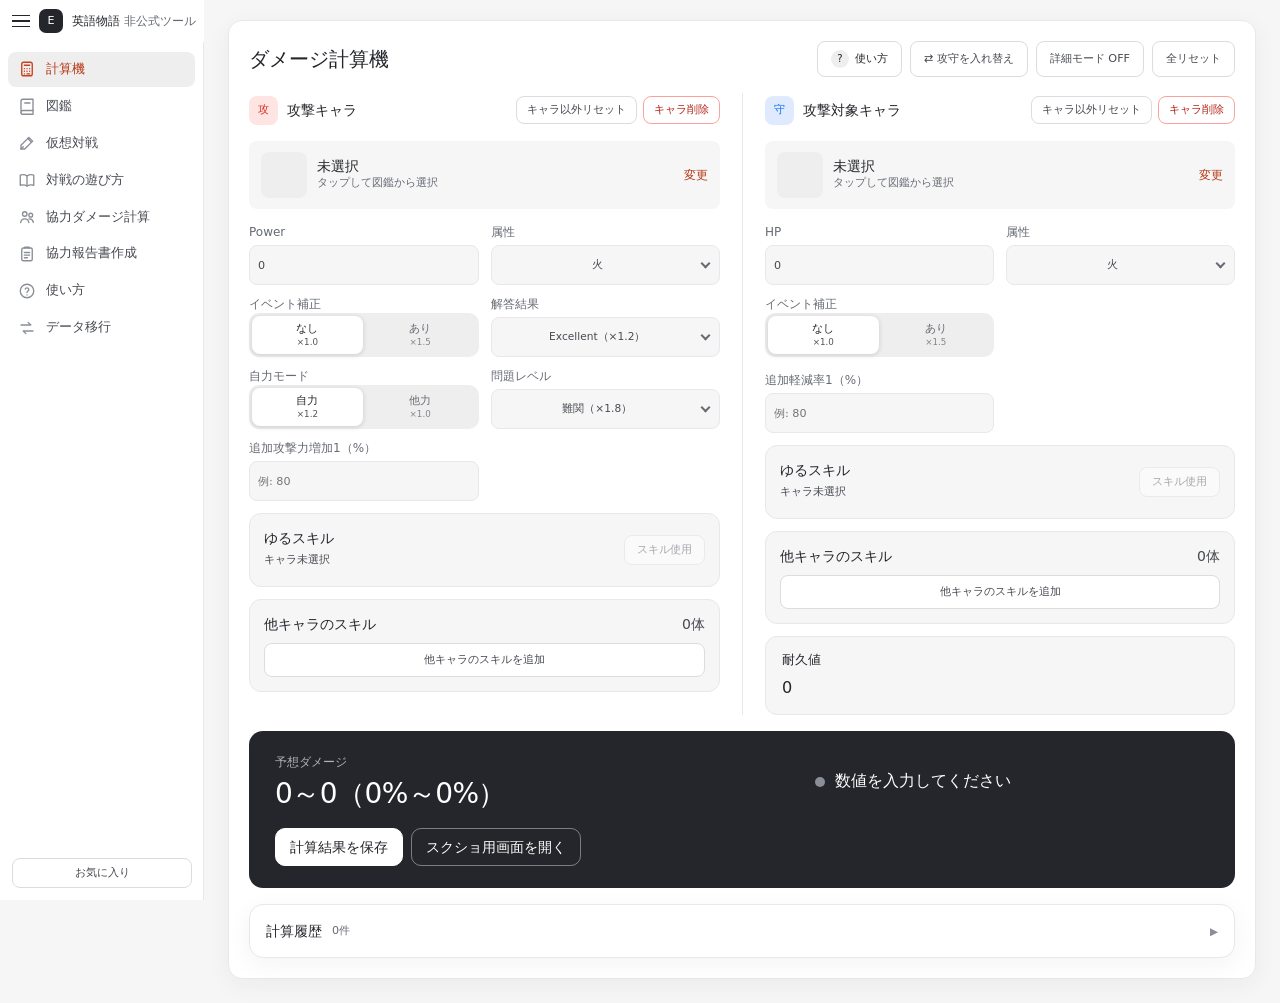
<file: index.html>
<!DOCTYPE html>
<html lang="ja"><head><meta charset="utf-8"><meta name="viewport" content="width=device-width,initial-scale=1,viewport-fit=cover"><script>if(/iP(hone|ad|od)/.test(navigator.userAgent)||(navigator.platform==="MacIntel"&&navigator.maxTouchPoints>1))document.querySelector('meta[name=viewport]').content+=",maximum-scale=1";try{if(localStorage.getItem("eigoSidebarCollapsed")==="1")document.documentElement.classList.add("sidebar-collapsed")}catch(e){}</script><title>英語物語 非公式ツール</title><link href="base.css?v=20261128-guide1" rel="stylesheet"><link href="calculator.css?v=20261107-ui1" rel="stylesheet"><link href="catalog.css?v=20261107-ui1" rel="stylesheet"><link href="coop.css?v=20261128-coopui1" rel="stylesheet"><link href="battle.css?v=20261107-ui1" rel="stylesheet"><link href="help.css?v=20261128-guide2" rel="stylesheet"><meta content="20260924-424" name="eigo-ui-build"></head><body>
<header class="topbar"><button class="hamburger" id="menuToggle" type="button" aria-label="メニューを開く" aria-controls="sidebar" aria-expanded="false"><i></i><i></i><i></i></button><b class="brand"><span class="brand-mark" aria-hidden="true">E</span><span>英語物語 <span class="brand-sub">非公式ツール</span></span></b><button id="tempToggle" class="temp-toggle" type="button">お気に入り</button></header><aside id="tempDrawer" class="temp-drawer"><h2>お気に入り</h2><p id="tempEmpty">お気に入りのキャラはありません</p><div id="tempList"></div><div class="temp-actions"><button id="tempClearSelected" type="button">選択削除</button><button id="tempClearAll" type="button">一括削除</button></div></aside><nav class="tabbar" id="tabbar" aria-label="ページ切替"><button type="button" data-page="calculator" class="active"><svg class="nav-icon" viewBox="0 0 24 24" aria-hidden="true" fill="none" stroke="currentColor" stroke-width="1.8" stroke-linecap="round" stroke-linejoin="round"><rect x="5" y="3" width="14" height="18" rx="2.5"/><path d="M8.5 7h7M8.5 11.5h.01M12 11.5h.01M15.5 11.5h.01M8.5 15h.01M12 15h.01M15.5 15h.01M8.5 18.5h.01M12 18.5h3.5"/></svg><span>計算機</span></button><button type="button" data-page="zukan"><svg class="nav-icon" viewBox="0 0 24 24" aria-hidden="true" fill="none" stroke="currentColor" stroke-width="1.8" stroke-linecap="round" stroke-linejoin="round"><path d="M4 5.5A2.5 2.5 0 0 1 6.5 3H20v15H6.5A2.5 2.5 0 0 0 4 20.5z"/><path d="M4 20.5A2.5 2.5 0 0 0 6.5 23H20v-5"/><path d="M9 8h7"/></svg><span>図鑑</span></button><button type="button" data-page="coop"><svg class="nav-icon" viewBox="0 0 24 24" aria-hidden="true" fill="none" stroke="currentColor" stroke-width="1.8" stroke-linecap="round" stroke-linejoin="round"><circle cx="9" cy="8" r="3"/><circle cx="17" cy="9.5" r="2.5"/><path d="M3.5 19.5c.6-3.2 2.8-5 5.5-5s4.9 1.8 5.5 5"/><path d="M14.8 14.6c2.6-.3 4.9 1.2 5.7 4.4"/></svg><span>協力計算</span></button><button type="button" data-page="coop-report"><svg class="nav-icon" viewBox="0 0 24 24" aria-hidden="true" fill="none" stroke="currentColor" stroke-width="1.8" stroke-linecap="round" stroke-linejoin="round"><rect x="5" y="4" width="14" height="17" rx="2"/><path d="M9 4V3h6v1M8.5 10h7M8.5 13.5h7M8.5 17h4"/></svg><span>報告書</span></button><button type="button" id="moreToggle" aria-expanded="false" aria-controls="moreSheet"><svg class="nav-icon" viewBox="0 0 24 24" aria-hidden="true" fill="none" stroke="currentColor" stroke-width="1.8" stroke-linecap="round" stroke-linejoin="round"><circle cx="6" cy="12" r="1"/><circle cx="12" cy="12" r="1"/><circle cx="18" cy="12" r="1"/></svg><span>その他</span></button></nav><div class="more-sheet" id="moreSheet" hidden><button type="button" data-page="battle">仮想対戦</button><button type="button" data-page="guide">対戦の遊び方</button><button type="button" data-page="help">使い方</button><button type="button" data-page="migration">データ移行</button></div>
<aside class="sidebar" id="sidebar" aria-label="ページ切替"><button class="active" data-page="calculator"><svg class="nav-icon" viewBox="0 0 24 24" aria-hidden="true" fill="none" stroke="currentColor" stroke-width="1.8" stroke-linecap="round" stroke-linejoin="round"><rect x="5" y="3" width="14" height="18" rx="2.5"/><path d="M8.5 7h7M8.5 11.5h.01M12 11.5h.01M15.5 11.5h.01M8.5 15h.01M12 15h.01M15.5 15h.01M8.5 18.5h.01M12 18.5h3.5"/></svg><span>計算機</span></button><button data-page="zukan"><svg class="nav-icon" viewBox="0 0 24 24" aria-hidden="true" fill="none" stroke="currentColor" stroke-width="1.8" stroke-linecap="round" stroke-linejoin="round"><path d="M4 5.5A2.5 2.5 0 0 1 6.5 3H20v15H6.5A2.5 2.5 0 0 0 4 20.5z"/><path d="M4 20.5A2.5 2.5 0 0 0 6.5 23H20v-5"/><path d="M9 8h7"/></svg><span>図鑑</span></button><button data-page="battle"><svg class="nav-icon" viewBox="0 0 24 24" aria-hidden="true" fill="none" stroke="currentColor" stroke-width="1.8" stroke-linecap="round" stroke-linejoin="round"><path d="M14.5 4.5 19.5 9.5 9 20H4v-5z"/><path d="m13 6 5 5"/><path d="M4 20l3-3"/></svg><span>仮想対戦</span></button><button data-page="guide"><svg class="nav-icon" viewBox="0 0 24 24" aria-hidden="true" fill="none" stroke="currentColor" stroke-width="1.8" stroke-linecap="round" stroke-linejoin="round"><path d="M3 5.5c3-1 6-.8 9 1 3-1.8 6-2 9-1V19c-3-1-6-.8-9 1-3-1.8-6-2-9-1z"/><path d="M12 6.5V20"/></svg><span>対戦の遊び方</span></button><button data-page="coop"><svg class="nav-icon" viewBox="0 0 24 24" aria-hidden="true" fill="none" stroke="currentColor" stroke-width="1.8" stroke-linecap="round" stroke-linejoin="round"><circle cx="9" cy="8" r="3"/><circle cx="17" cy="9.5" r="2.5"/><path d="M3.5 19.5c.6-3.2 2.8-5 5.5-5s4.9 1.8 5.5 5"/><path d="M14.8 14.6c2.6-.3 4.9 1.2 5.7 4.4"/></svg><span>協力ダメージ計算</span></button><button data-page="coop-report"><svg class="nav-icon" viewBox="0 0 24 24" aria-hidden="true" fill="none" stroke="currentColor" stroke-width="1.8" stroke-linecap="round" stroke-linejoin="round"><rect x="5" y="4" width="14" height="17" rx="2"/><path d="M9 4V3h6v1M8.5 10h7M8.5 13.5h7M8.5 17h4"/></svg><span>協力報告書作成</span></button><button data-page="help"><svg class="nav-icon" viewBox="0 0 24 24" aria-hidden="true" fill="none" stroke="currentColor" stroke-width="1.8" stroke-linecap="round" stroke-linejoin="round"><circle cx="12" cy="12" r="9"/><path d="M9.6 9.3a2.5 2.5 0 0 1 4.8.9c0 1.7-2.4 2.2-2.4 3.8M12 17.2h.01"/></svg><span>使い方</span></button><button data-page="migration"><svg class="nav-icon" viewBox="0 0 24 24" aria-hidden="true" fill="none" stroke="currentColor" stroke-width="1.8" stroke-linecap="round" stroke-linejoin="round"><path d="M4 8h13l-3.5-3.5M20 16H7l3.5 3.5"/></svg><span>データ移行</span></button></aside><main>
<section class="page active" id="page-calculator"><div class="panel"><div class="calculator-title page-head"><div class="page-head-text"><h1>ダメージ計算機</h1></div><div class="calculator-actions"><button class="help-btn" type="button" data-help="calculator" aria-label="計算機の使い方"><span class="help-btn-mark" aria-hidden="true">?</span>使い方</button><button class="swap" id="swap" type="button">⇄ 攻守を入れ替え</button><button class="detail-mode-btn" id="detailMode" type="button" aria-pressed="false">詳細モード OFF</button><button class="reset-btn" id="resetAll" type="button">全リセット</button></div></div><div class="calculator-layout"><div class="battle">
<article class="fighter attacker"><div class="fighter-title"><h2><span class="role-badge" aria-hidden="true">攻</span><span class="fighter-name">攻撃キャラ</span></h2><div class="fighter-actions"><button class="mini-reset" id="attackerResetExceptCharacter" type="button">キャラ以外リセット</button><button class="mini-reset danger" id="attackerRemoveCharacter" type="button">キャラ削除</button></div></div><button class="pick" id="attackerPicker" data-char-drag="calc:attacker"><span class="portrait"></span><span><strong>未選択</strong><small>タップして図鑑から選択</small></span></button><div class="fields"><label class="limit-break-field" hidden>凸数<select id="attackerLimitBreak"></select></label><label>Power<input id="attackerPower" type="number" inputmode="numeric" value="0"></label><label>属性<select id="attackerAttribute"></select></label><label>イベント補正<select id="attackerEvent" data-switch><option value="1">なし（×1.0）</option><option value="1.5">あり（×1.5）</option></select></label><label>解答結果<select id="answerSpeed"><option value="1.2">Excellent（×1.2）</option><option value="1">Correct（×1.0）</option><option value="0.5">2回目で正解（×0.5）</option></select></label><label class="calculator-self-checkbox">自力モード<span class="calculator-self-checkbox-control"><input id="selfMode" type="checkbox" checked data-switch="自力（×1.2）/他力（×1.0）"><span>適用（×1.2）</span></span></label><label>問題レベル<select id="questionLevel"><option value="1.45">小学生（×1.45）</option><option value="1.5">中1（×1.5）</option><option value="1.55">中2（×1.55）</option><option value="1.6">中3（×1.6）</option><option value="1.65">高1（×1.65）</option><option value="1.7">高2（×1.7）</option><option value="1.75">高3（×1.75）</option><option selected value="1.8">難関（×1.8）</option></select></label><label class="detail-mode-target">生存補正（ターン数）<select id="survivalTurns"></select></label><label class="detail-mode-target">全体攻撃<select id="allAttack" data-switch><option value="0">なし</option><option value="1">あり（×5）</option></select></label><div class="progressive-fields inline-progressive" id="attackBuffFields"></div><div class="progressive-fields detail-mode-target" id="extraHitFields"></div></div><div class="skill"><div><b>ゆるスキル</b><p id="attackerSkill">キャラ未選択</p><small id="attackerEffect"></small></div><button disabled id="attackerSkillBtn">スキル使用</button></div><section class="borrowed-skills" data-char-drag="calc-borrow:attacker"><div><b>他キャラのスキル</b><span id="attackerBorrowedCount">0体</span></div><div class="borrowed-buttons"><button id="attackerBorrowSkill" type="button">他キャラのスキルを追加</button></div><div id="attackerBorrowedList"></div><div id="attackerBorrowedActions" class="borrowed-actions" hidden><button id="attackerUseAllBorrowed" class="mini-reset" type="button">一括使用</button><button id="attackerDisableAllBorrowed" class="mini-reset" type="button">一括解除</button><button id="attackerClearBorrowed" class="mini-reset" type="button">一括削除</button></div></section></article>
<article class="fighter defender"><div class="fighter-title"><h2><span class="role-badge" aria-hidden="true">守</span><span class="fighter-name">攻撃対象キャラ</span></h2><div class="fighter-actions"><button class="mini-reset" id="defenderResetExceptCharacter" type="button">キャラ以外リセット</button><button class="mini-reset danger" id="defenderRemoveCharacter" type="button">キャラ削除</button></div></div><button class="pick" id="defenderPicker" data-char-drag="calc:defender"><span class="portrait"></span><span><strong>未選択</strong><small>タップして図鑑から選択</small></span></button><div class="fields"><label class="limit-break-field" hidden>凸数<select id="defenderLimitBreak"></select></label><label>HP<input id="defenderHp" type="number" inputmode="numeric" value="0"></label><label>属性<select id="defenderAttribute"></select></label><label>イベント補正<select id="defenderEvent" data-switch><option value="1">なし（×1.0）</option><option value="1.5">あり（×1.5）</option></select></label></div><div class="progressive-fields" id="cutRateFields"></div><div class="progressive-fields detail-mode-target" id="extraHealFields"></div><div class="skill"><div><b>ゆるスキル</b><p id="defenderSkill">キャラ未選択</p><small id="defenderEffect"></small></div><button disabled id="defenderSkillBtn">スキル使用</button></div><section class="borrowed-skills" data-char-drag="calc-borrow:defender"><div><b>他キャラのスキル</b><span id="defenderBorrowedCount">0体</span></div><div class="borrowed-buttons"><button id="defenderBorrowSkill" type="button">他キャラのスキルを追加</button></div><div id="defenderBorrowedList"></div><div id="defenderBorrowedActions" class="borrowed-actions" hidden><button id="defenderUseAllBorrowed" class="mini-reset" type="button">一括使用</button><button id="defenderDisableAllBorrowed" class="mini-reset" type="button">一括解除</button><button id="defenderClearBorrowed" class="mini-reset" type="button">一括削除</button></div></section><div class="durability"><h2>耐久値</h2><b id="durabilityValue">0</b></div><div class="ghost detail-mode-target"><h2>幽霊攻撃への耐久（攻撃対象キャラ）</h2><div id="ghostResult">攻撃対象のHPを入力してください</div></div></article></div>
<div class="calculator-result-rail"><div class="result"><small class="result-label">予想ダメージ</small><strong id="killResult">数値を入力してください</strong><div id="multiHitResult" class="multi-hit-result"></div><div id="damageRange">0～0（0%～0%）</div><div id="remainingHp" class="remaining-hp"></div><div id="allAttackWarning" class="calculation-warning"></div><div class="calculator-result-actions"><button type="button" class="download" id="saveCalculation">計算結果を保存</button><button class="download" id="downloadResult">スクショ用画面を開く</button></div></div><details class="calculator-history" id="calculatorHistory"><summary>計算履歴 <span id="calculatorHistoryCount">0件</span><span class="calculator-history-arrow" aria-hidden="true"></span></summary><div id="calculatorHistoryList" class="calculator-history-list"></div></details></div></div></div></section>
<section class="page" id="page-battle"><div class="panel"><div class="page-head"><div class="page-head-text"><h1>仮想対戦</h1></div><div class="coop-title-actions"><button class="reset-btn" type="button" data-go="guide">はじめての方へ</button><button class="help-btn" type="button" data-help="battle" aria-label="仮想対戦の使い方"><span class="help-btn-mark" aria-hidden="true">?</span>使い方</button></div></div><div class="char-mode-tabs bt-tabs" id="battleTabs" role="tablist"></div><div id="battleApp"></div><div id="battleModal"></div><div id="battleToast" class="bt-toast" hidden></div></div></section>
<section class="page" id="page-guide"><div class="panel guide-page"><div class="page-head"><div class="page-head-text"><h1>対戦の遊び方</h1></div><div class="coop-title-actions"><button class="reset-btn" type="button" data-go="battle">仮想対戦へ</button></div></div>
<div id="guideTutorial" class="tg-wrap"></div>
<details class="guide-rules"><summary>ルールを文字で読む</summary>
<div class="guide-summary"><b>まずはこれだけ</b><ol><li><span>5人対5人のチーム戦です。ひとり5体のデッキを持ち、<em>左のキャラから1体ずつ</em>戦います。</span></li><li><span>毎ターン、全員が英語の問題に答えます。<em>正解した人</em>の出ているキャラが、相手を攻撃します。</span></li><li><span>相手チーム5人のキャラを<em>全部倒したら勝ち</em>です。</span></li></ol></div>
<nav class="guide-toc" aria-label="目次"><a href="#guide-shape">対戦の形</a><a href="#guide-turn">1ターンの流れ</a><a href="#guide-win">勝ち負け</a><a href="#guide-damage">ダメージを増やす</a><a href="#guide-skill">スキル</a></nav>

<section id="guide-shape"><h2><span class="help-num">01</span>対戦の形</h2>
<p>チームAとチームBに5人ずつ分かれます。各プレイヤーのデッキは5体で、戦うのはいつも<b>いちばん左の1体だけ</b>です(出場中)。残りの4体は控えで、出場中のキャラが倒れると、次のキャラが左から順に出てきます。</p>
<div class="guide-board" aria-label="対戦の形の図"><div class="guide-team"><div class="guide-team-name"><span class="guide-tag">B</span>相手チーム</div><div class="guide-players"><div class="guide-player"><span class="guide-slot is-on">B1</span><span class="guide-bench"><i></i><i></i><i></i><i></i></span></div><div class="guide-player"><span class="guide-slot is-on">B2</span><span class="guide-bench"><i></i><i></i><i></i><i></i></span></div><div class="guide-player"><span class="guide-slot is-on">B3</span><span class="guide-bench"><i></i><i></i><i></i><i></i></span></div><div class="guide-player"><span class="guide-slot is-on">B4</span><span class="guide-bench"><i></i><i></i><i></i><i></i></span></div><div class="guide-player"><span class="guide-slot is-on">B5</span><span class="guide-bench"><i></i><i></i><i></i><i></i></span></div></div></div>
<div class="guide-vs"><span>正解した人の出場中のキャラが、相手の出場中のキャラを攻撃</span></div>
<div class="guide-team"><div class="guide-team-name"><span class="guide-tag">A</span>自分のチーム</div><div class="guide-players"><div class="guide-player"><span class="guide-slot is-on">A1</span><span class="guide-bench"><i></i><i></i><i></i><i></i></span></div><div class="guide-player is-me"><span class="guide-slot is-on">A2</span><span class="guide-bench"><i></i><i></i><i></i><i></i></span><small>あなた</small></div><div class="guide-player"><span class="guide-slot is-on">A3</span><span class="guide-bench"><i></i><i></i><i></i><i></i></span></div><div class="guide-player"><span class="guide-slot is-on">A4</span><span class="guide-bench"><i></i><i></i><i></i><i></i></span></div><div class="guide-player"><span class="guide-slot is-on">A5</span><span class="guide-bench"><i></i><i></i><i></i><i></i></span></div></div></div>
<p class="guide-legend"><span><span class="guide-slot is-on is-mini"></span>出場中のキャラ(戦う1体)</span><span><span class="guide-bench"><i></i></span>控えのキャラ(4体)</span></p></div>
<dl class="help-dl"><dt>デッキ</dt><dd>ひとり5体。同じキャラは入れられず、伝説レアは1体までです。左に置いたキャラから先に出ます。</dd><dt>リーダー</dt><dd>各チームの1人目(A1・B1)です。スキルの説明に「リーダー」と書いてあるときに関係します。</dd></dl>
</section>

<section id="guide-turn"><h2><span class="help-num">02</span>1ターンの流れ</h2>
<p>対戦はターンの繰り返しです。1ターンでやることは次の4つだけです。</p>
<ol class="guide-flow"><li><b>スキルを使うか決める</b><span>スキルが使えるキャラ(右上の数字が0)なら、このターンに使うかを選びます。使わずに取っておくこともできます。</span></li><li><b>英語の問題に答える</b><span>全員が問題に答えます。速く正解するほど、ダメージが大きくなります。</span></li><li><b>正解した人が攻撃する</b><span>正解した人の出場中のキャラが、相手チームの出場中のキャラを1回攻撃します。まちがえた人は、そのターンは攻撃できません。</span></li><li><b>倒れたキャラが入れ替わる</b><span>HPが0になったキャラは倒れ、そのプレイヤーの次のキャラが出てきます。正解した人のキャラは、スキルの数字が1つ減ります。</span></li></ol>
<p class="guide-loop">どちらかのチームが全滅するまで、これを繰り返します</p>
</section>

<section id="guide-win"><h2><span class="help-num">03</span>勝ち負け</h2>
<p>5体全部が倒れたプレイヤーは<b>幽霊</b>になります。幽霊も問題に答え、正解すれば弱い攻撃だけはできますが、スキルは使えません。<b>相手チームの5人が全員幽霊になったら勝ち</b>です。</p>
<table class="guide-table"><thead><tr><th>結果</th><th>どうなったとき</th></tr></thead><tbody>
<tr><th>完勝</th><td>勝って、味方5人が1人も幽霊になっていない</td></tr>
<tr><th>勝利</th><td>相手5人を全員幽霊にした</td></tr>
<tr><th>引き分け</th><td>両チームが同じターンに全滅した(このサイトでは、40ターンで決着がつかないときも引き分け)</td></tr>
<tr><th>敗北</th><td>味方5人が全員幽霊になった</td></tr>
<tr><th>完敗</th><td>負けて、相手を1人も幽霊にできなかった</td></tr></tbody></table>
<p class="guide-note">完勝・勝利でランクが上がり、敗北・完敗で下がります。完勝は勝利よりも大きく上がり、完敗は敗北よりも大きく下がります。</p>
</section>

<section id="guide-damage"><h2><span class="help-num">04</span>ダメージを増やす</h2>
<p>ダメージはキャラのPowerがもとになり、次のものが掛け算で効きます。初めは<b>属性</b>と<b>速く正解すること</b>だけ覚えれば十分です。</p>
<div class="guide-attr" aria-label="属性の相性"><span class="guide-attr-item"><i class="dot-water"></i>水</span><span class="guide-attr-arrow">は</span><span class="guide-attr-item"><i class="dot-fire"></i>火</span><span class="guide-attr-arrow">に強い。</span><span class="guide-attr-item"><i class="dot-fire"></i>火</span><span class="guide-attr-arrow">は</span><span class="guide-attr-item"><i class="dot-wind"></i>風</span><span class="guide-attr-arrow">に強い。</span><span class="guide-attr-item"><i class="dot-wind"></i>風</span><span class="guide-attr-arrow">は</span><span class="guide-attr-item"><i class="dot-water"></i>水</span><span class="guide-attr-arrow">に強い。</span></div>
<table class="guide-table"><thead><tr><th>こうすると</th><th>ダメージ</th></tr></thead><tbody>
<tr><th>有利な属性で攻撃する</th><td><b class="guide-num">×1.5</b>(不利な属性だと ×0.5)</td></tr>
<tr><th>速く正解する(Excellent)</th><td><b class="guide-num">×1.2</b></td></tr>
<tr><th>1回まちがえてから正解する(半誤答)</th><td><b class="guide-num">×0.5</b></td></tr>
<tr><th>難しい問題レベルで解く</th><td>小学生 ×1.45 から難関大学 ×1.80 まで</td></tr>
<tr><th>自力モードで解く</th><td><b class="guide-num">×1.2</b></td></tr>
<tr><th>イベントの強化キャラを使う</th><td>HPとPowerが <b class="guide-num">×1.5</b></td></tr>
<tr><th>キャラが生き残る</th><td>ターンの終わりに生きていると、攻撃力が <b class="guide-num">×1.3</b> ずつ上がる</td></tr></tbody></table>
<p class="guide-note">攻撃はかならず当たりますが、ダメージには少しぶれ(0.9〜1.1倍)があります。1対1のダメージは<button type="button" class="guide-link" data-go="calculator">ダメージ計算機</button>で確かめられます。</p>
</section>

<section id="guide-skill"><h2><span class="help-num">05</span>スキル</h2>
<p>キャラはそれぞれ1つ、ゆるスキルを持っています。キャラの右上の数字は<b>スキルが使えるまでのターン数</b>で、自分が正解するたびに1つ減り、<b>0になると使えます</b>。控えのキャラの数字も一緒に減るので、数字の大きいキャラはデッキの右のほうに置くと、出てきたときにすぐ使えます。</p>
<p>使ったスキルは数字が元に戻り、また溜まれば使えます。<b>1体につき2回まで</b>です。</p>
<table class="guide-table"><thead><tr><th>スキル</th><th>何が起きる</th></tr></thead><tbody>
<tr><th>攻撃力アップ</th><td>味方の攻撃力を何ターンか上げる</td></tr>
<tr><th>連撃・全体攻撃</th><td>攻撃の回数を増やす / 相手全員を攻撃する</td></tr>
<tr><th>シールド</th><td>受けるダメージを減らす</td></tr>
<tr><th>かばう・かわす</th><td>相手の攻撃を、自分やリーダーに集める</td></tr>
<tr><th>回復・蘇生</th><td>HPを回復する / 倒れたキャラを生き返らせる</td></tr>
<tr><th>短縮・遅延</th><td>味方のスキルの数字を減らす / 相手の数字を増やす</td></tr>
<tr><th>色変</th><td>属性を変えて、相性を有利にする</td></tr></tbody></table>
<p class="guide-note">各キャラのスキルの中身は<button type="button" class="guide-link" data-go="zukan">図鑑</button>で見られます。</p>
</section>

</details></div></section><section class="page" id="page-zukan"><div class="panel"><div class="page-head zukan-head"><div class="page-head-text"><h1>キャラ図鑑</h1><p class="page-lead"><span id="zkCount"></span></p></div><div class="coop-title-actions"><button class="help-btn" type="button" data-help="zukan" aria-label="図鑑の使い方"><span class="help-btn-mark" aria-hidden="true">?</span>使い方</button></div></div><div class="zukan-quick-access"><div id="zukanModeTabs" class="char-mode-tabs"><button type="button" data-mode="category">分類</button><button type="button" data-mode="filter">絞り込み</button><button type="button" data-mode="search">キャラ名で検索</button></div><div class="name-search-field" id="zukanNameSearchField" hidden><label for="zkSearch">キャラ名</label><input id="zkSearch" type="search" placeholder="キャラ名を入力" autocomplete="off"></div><div id="zukanCategoryBars" class="char-category-bars"><div id="zukanLargeTabs" class="char-large-tabs"></div><div id="zukanMiddleChips" class="char-middle-chips"></div><div id="zukanSmallChips" class="char-small-chips" hidden></div></div><div id="zukanCurrent" class="char-current"><b id="zukanCurrentPath"></b><span id="zukanCurrentCount"></span></div></div><div id="zkStatus">読み込み中...</div><div id="zkBox"></div><div id="zukanCategorySheet" class="picker-category-sheet" hidden><button class="picker-sheet-backdrop" type="button" onclick="document.getElementById('zukanCategorySheet').hidden=true"></button><div class="picker-sheet-panel cat-sheet-panel" role="dialog" aria-modal="true" aria-label="分類から選ぶ"><div class="cat-sheet-head"><div><h2>分類から選ぶ</h2></div><button class="close close-button cat-sheet-close" type="button" aria-label="閉じる">×</button></div><div id="zukanCategorySheetBody" class="cat-sheet-body"></div></div></div><template id="zkFilterMount"></template></div></section><section class="page" id="page-coop"><div class="panel coop-panel"><div class="coop-title page-head"><div class="page-head-text"><h1>協力ダメージ計算</h1></div><div class="coop-title-actions"><button class="help-btn" type="button" data-help="coop" aria-label="協力ダメージ計算の使い方"><span class="help-btn-mark" aria-hidden="true">?</span>使い方</button><button id="coopDetailMode" class="detail-mode-btn" type="button" aria-pressed="false">詳細モード OFF</button><button id="coopReset" class="reset-btn" type="button">全リセット</button></div></div><div class="char-mode-tabs coop-tabs" id="coopTabs" role="tablist" aria-label="協力ダメージ計算の手順"><button type="button" role="tab" id="coopTab-enemy" data-coop-tab="enemy" aria-controls="coopPanel-enemy" aria-selected="false" tabindex="-1"><span class="coop-tab-label"><span class="coop-tab-num">1</span>敵キャラ</span><small id="coopTabEnemyNote">0/15体</small></button><button type="button" role="tab" id="coopTab-deck" data-coop-tab="deck" aria-controls="coopPanel-deck" aria-selected="false" tabindex="-1"><span class="coop-tab-label"><span class="coop-tab-num">2</span>味方デッキ</span><small id="coopTabDeckNote">未入力</small></button><button type="button" role="tab" id="coopTab-result" data-coop-tab="result" aria-controls="coopPanel-result" aria-selected="false" tabindex="-1"><span class="coop-tab-label"><span class="coop-tab-num">3</span>結果</span><small id="coopTabResultNote">―</small></button><button type="button" role="tab" id="coopTab-history" data-coop-tab="history" aria-controls="coopPanel-history" aria-selected="false" tabindex="-1"><span class="coop-tab-label">記録</span><small id="coopTabHistoryNote">0件</small></button></div><div class="coop-tab-panel" id="coopPanel-enemy" data-coop-panel="enemy" role="tabpanel" aria-labelledby="coopTab-enemy"><p class="coop-step-hint">1〜5層の左・真ん中・右を押して、敵キャラを選びます。</p><div id="coopEnemies" class="coop-enemies"></div><div class="coop-step-foot"><span id="coopEnemyFootNote" class="coop-step-foot-note"></span><button type="button" class="primary coop-step-next" data-coop-go="deck">次へ：味方デッキ</button></div></div><div class="coop-tab-panel" id="coopPanel-deck" data-coop-panel="deck" role="tabpanel" aria-labelledby="coopTab-deck" hidden><p class="coop-step-hint">1枠目が1層、2枠目が2層…5枠目が5層を攻撃します。枠を押してキャラを選びます(最大5デッキ)。</p><section class="coop-decks"><div id="coopDecksBody"><div class="coop-section-actions"><fieldset class="coop-action-group coop-proposal-group"><legend class="coop-action-group-title">デッキ提案</legend><div class="coop-action-items"><label class="coop-proposal-deck-count">攻略デッキ数<select id="coopProposalDeckCount"><option value="3">3</option><option value="4" selected>4</option><option value="5">5</option></select></label><button id="coopPropose" class="reset-btn coop-propose" type="button">デッキ提案</button></div></fieldset><fieldset class="coop-action-group coop-condition-group"><legend class="coop-action-group-title">計算条件</legend><div class="coop-action-items"><div class="coop-fixed-multiplier-controls"><div class="coop-self-field"><span class="coop-field-label">自力</span><label class="coop-self-toggle" data-switch-hide><input id="coopSelfMode" type="checkbox" data-switch="自力（×1.2）/他力（×1.0）"><span>自力 OFF</span></label></div><label class="coop-question-level">問題レベル<select id="coopQuestionLevel"><option value="1.1">小学生</option><option value="1.2">中1</option><option value="1.3">中2</option><option value="1.4">中3</option><option value="1.5">高1</option><option value="1.6">高2</option><option value="1.99" selected>高3以上</option></select></label></div></div></fieldset><fieldset class="coop-action-group coop-organize-group"><legend class="coop-action-group-title">整理</legend><div class="coop-action-items"><button id="coopKeepDropCharacters" class="reset-btn" type="button">ドロップキャラ以外削除</button><button id="coopDeckReset" class="reset-btn" type="button">全デッキリセット</button></div></fieldset></div><div id="coopDeckRows"></div></div></section><div class="coop-step-foot coop-deck-foot"><div id="coopDeckJudge" class="coop-deck-judge" data-status="empty"><span>判定</span><b id="coopDeckJudgeText">敵とデッキを入力してください</b></div><button type="button" class="primary coop-step-next" data-coop-go="result">結果を見る</button></div></div><div class="coop-tab-panel" id="coopPanel-result" data-coop-panel="result" role="tabpanel" aria-labelledby="coopTab-result" hidden><section id="coopManualJudge" class="coop-result coop-manual-judge" data-status="empty"><div class="coop-manual-judge-title"><h2>手動デッキ判定</h2><small>入力中の味方デッキを総合判定</small></div><strong id="coopClearResult">敵とデッキを入力してください</strong><div id="coopDamageResult"></div><div id="coopResultDetails"></div></section><section id="coopProposalResults" class="coop-proposal-results" hidden><button id="coopProposalToggle" class="coop-proposal-toggle" type="button" aria-expanded="true"><span>提案デッキ</span><small id="coopProposalCount"></small><span class="coop-proposal-arrow">▼</span></button><div id="coopProposalBody"><div class="coop-proposal-heading"><div class="coop-proposal-controls"></div><div id="coopProposalGrid" class="coop-proposal-grid"></div></div></div></section><section id="coopProposalUsageResults" class="coop-proposal-usage-results" hidden><button id="coopProposalUsageToggle" class="coop-proposal-toggle" type="button" aria-expanded="true"><span>枠別キャラ使用数</span><small id="coopProposalUsageCount"></small><span class="coop-proposal-usage-arrow">▼</span></button><div id="coopProposalUsageBody"><section id="coopProposalUsage" class="coop-proposal-usage"></section></div></section><div class="coop-step-foot"><button type="button" class="reset-btn" data-coop-go="deck">味方デッキを直す</button></div></div><div class="coop-tab-panel" id="coopPanel-history" data-coop-panel="history" role="tabpanel" aria-labelledby="coopTab-history" hidden><div class="coop-record-bar"><button id="coopRecord" class="primary" type="button">今の敵とデッキを記録</button><small>敵15体と、入力中のデッキ(表示中の提案デッキも)を保存します</small></div><section class="coop-proposal-history"><button id="coopHistoryToggle" class="coop-history-toggle" type="button" aria-expanded="false"><span>記録データ</span><small>最大5件・敵15体と記録デッキ</small><span class="coop-history-arrow">▶</span></button><div id="coopHistoryBody" hidden><p id="coopProposalHistoryEmpty">保存済みデータはありません</p><div id="coopProposalHistory"></div></div></section></div></div></section><section class="page" id="page-coop-report"><div class="panel"><div class="coop-report-title page-head"><div class="page-head-text"><h1>協力報告書作成</h1></div><div class="coop-title-actions"><button class="help-btn" type="button" data-help="coop-report" aria-label="協力報告書の使い方"><span class="help-btn-mark" aria-hidden="true">?</span>使い方</button><button id="coopRandomDeleteMode" class="reset-btn danger" type="button" aria-pressed="false">削除</button></div></div><div class="coop-random-toolbar-final"><div class="coop-step-control"><span>列</span><button id="coopColumnMinus" type="button" aria-label="列を減らす">−</button><output id="coopColumnValue">3</output><button id="coopColumnPlus" type="button" aria-label="列を増やす">＋</button></div><div class="coop-step-control"><span>行</span><button id="coopRowMinus" type="button" aria-label="行を減らす">−</button><output id="coopRowValue">5</output><button id="coopRowPlus" type="button" aria-label="行を増やす">＋</button></div><button id="coopRandomDeleteAll" class="reset-btn danger" type="button" hidden>全削除</button></div><div id="coopRandomGrid" class="coop-random-grid"></div></div></section>
<section class="page" id="page-help"><div class="panel help-panel"></div></section><section class="page" id="page-migration"><div class="panel migration-page"><div class="page-head"><div class="page-head-text"><h1>データ移行</h1></div><div class="coop-title-actions"><button class="help-btn" type="button" data-help="migration" aria-label="データ移行の使い方"><span class="help-btn-mark" aria-hidden="true">?</span>使い方</button></div></div><div id="migrationMount"></div></div></section></main>
<div id="pageHelp" class="picker-category-sheet page-help" hidden><button class="picker-sheet-backdrop" type="button" aria-label="閉じる" data-help-close></button><div class="picker-sheet-panel page-help-panel" role="dialog" aria-modal="true" aria-labelledby="pageHelpTitle"><div class="page-help-head"><div><h2 id="pageHelpTitle"></h2></div><button class="close close-button" type="button" aria-label="閉じる" data-help-close>×</button></div><ol id="pageHelpSteps" class="page-help-steps"></ol><div id="pageHelpTips" class="page-help-tips"></div><button id="pageHelpMore" class="reset-btn page-help-more" type="button">詳しい使い方・計算仕様を見る →</button></div></div><div class="overlay" hidden id="picker"><div class="modal picker-modal"><header class="picker-fixed"><div class="picker-title-row"><h2 id="pickerTitle">キャラを選択</h2><button class="close close-button" data-close="picker" type="button" aria-label="閉じる">×</button></div><div class="picker-top"><div class="picker-top-tags"><nav id="pickerModeTabs" class="char-mode-tabs"><button type="button" data-mode="category">分類</button><button type="button" data-mode="temporary">お気に入り</button><button type="button" data-mode="enemy" hidden>ドロップキャラ</button><button type="button" data-mode="filter">絞り込み</button><button type="button" data-mode="search">キャラ名で検索</button></nav><div class="name-search-field" id="pickerNameSearchField" hidden><label for="pickerSearch">キャラ名</label><input id="pickerSearch" type="search" placeholder="キャラ名を入力" autocomplete="off"></div><div class="char-category-bars"><div id="pickerLargeTabs" class="char-large-tabs"></div><div id="pickerMiddleChips" class="char-middle-chips"></div><div id="pickerSmallChips" class="char-small-chips" hidden></div></div></div><section id="pickerDeck" class="pk-deck" hidden></section></div></header><div class="picker-layout"><div id="pickerContent" class="picker-content"><div id="pickerCurrent" class="char-current"><b id="pickerCurrentPath"></b><span id="pickerCurrentCount"></span></div><div id="pickerBox"></div><section id="pickerTemporaryView" hidden><p id="pickerTemporaryEmpty">お気に入りのキャラはありません</p><div id="pickerTemporary" class="zk-grid"></div></section><section id="pickerEnemyView" hidden><p id="pickerEnemyEmpty">協力計算の味方キャラ選択時だけ表示します</p><div id="pickerEnemies" class="zk-grid"></div></section><template id="pkFilterMount"></template></div></div><div id="pickerCategorySheet" class="picker-category-sheet" hidden><button id="pickerCategorySheetClose" class="picker-sheet-backdrop" type="button"></button><div class="picker-sheet-panel cat-sheet-panel" role="dialog" aria-modal="true" aria-label="分類から選ぶ"><div class="cat-sheet-head"><div><h2>分類から選ぶ</h2></div><button class="close close-button cat-sheet-close" type="button" aria-label="閉じる">×</button></div><div id="pickerCategorySheetBody" class="cat-sheet-body"></div></div></div></div></div><div class="overlay detail-overlay" hidden id="detail"><button class="detail-nav" id="detailPrev" type="button" aria-label="前のキャラ">‹</button><div class="modal detail-modal"><button class="close close-button detail-close" data-close="detail" type="button" aria-label="閉じる">×</button><div class="detail-head"><img id="detailImage"><div><h2 id="detailName"></h2><p id="detailMeta"></p></div></div><div class="stats" id="detailStats"></div><div class="skill-detail"><b>ゆるスキル</b><span id="detailTurn"></span><p id="detailSkill"></p></div><div class="actions" id="detailActions"><button id="detailTemp" type="button">お気に入りに追加</button><button data-role="attacker">攻撃キャラに設定</button><button data-role="defender">攻撃対象に設定</button><button data-role="picker">選択する</button></div></div><button class="detail-nav" id="detailNext" type="button" aria-label="次のキャラ">›</button></div>
<script src="app.js?v=20261128-coopui2"></script><script src="catalog.js?v=20261128-coopui2"></script><script src="calculator.js?v=20261108-amt1"></script><script src="coop.js?v=20261128-coopui1"></script><script src="coop-detail.js?v=20261107-ui1"></script><script src="migration.js?v=20261107-ui1"></script><script src="battle-tutorial.js?v=20261128-tg17"></script></body></html>
</file>
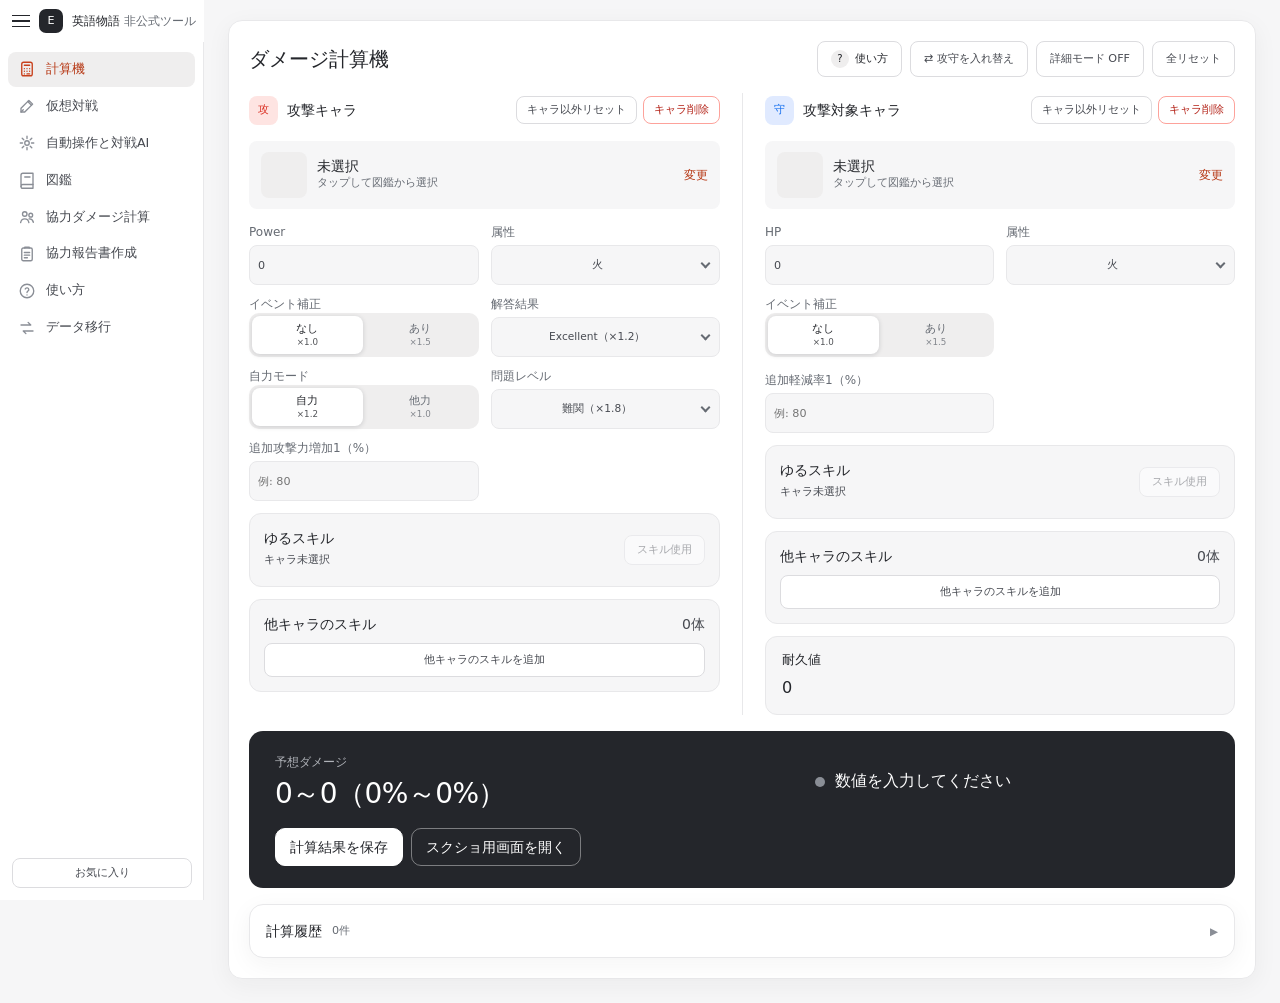
<file: test/index.html>
<!DOCTYPE html>
<html lang="ja"><head><meta charset="utf-8"><meta name="viewport" content="width=device-width,initial-scale=1,viewport-fit=cover"><script>if(/iP(hone|ad|od)/.test(navigator.userAgent)||(navigator.platform==="MacIntel"&&navigator.maxTouchPoints>1))document.querySelector('meta[name=viewport]').content+=",maximum-scale=1";try{if(localStorage.getItem("eigoSidebarCollapsed")==="1")document.documentElement.classList.add("sidebar-collapsed")}catch(e){}</script><title>英語物語 非公式ツール</title><link href="base.css?v=20261107-ui1" rel="stylesheet"><link href="calculator.css?v=20261107-ui1" rel="stylesheet"><link href="catalog.css?v=20261107-ui1" rel="stylesheet"><link href="coop.css?v=20261107-ui1" rel="stylesheet"><link href="battle.css?v=20261107-ui1" rel="stylesheet"><link href="help.css?v=20261121-ai5" rel="stylesheet"><meta content="20260924-424" name="eigo-ui-build"></head><body>
<header class="topbar"><button class="hamburger" id="menuToggle" type="button" aria-label="メニューを開く" aria-controls="sidebar" aria-expanded="false"><i></i><i></i><i></i></button><b class="brand"><span class="brand-mark" aria-hidden="true">E</span><span>英語物語 <span class="brand-sub">非公式ツール</span></span></b><button id="tempToggle" class="temp-toggle" type="button">お気に入り</button></header><aside id="tempDrawer" class="temp-drawer"><h2>お気に入り</h2><p id="tempEmpty">お気に入りのキャラはありません</p><div id="tempList"></div><div class="temp-actions"><button id="tempClearSelected" type="button">選択削除</button><button id="tempClearAll" type="button">一括削除</button></div></aside><nav class="tabbar" id="tabbar" aria-label="ページ切替"><button type="button" data-page="calculator" class="active"><svg class="nav-icon" viewBox="0 0 24 24" aria-hidden="true" fill="none" stroke="currentColor" stroke-width="1.8" stroke-linecap="round" stroke-linejoin="round"><rect x="5" y="3" width="14" height="18" rx="2.5"/><path d="M8.5 7h7M8.5 11.5h.01M12 11.5h.01M15.5 11.5h.01M8.5 15h.01M12 15h.01M15.5 15h.01M8.5 18.5h.01M12 18.5h3.5"/></svg><span>計算機</span></button><button type="button" data-page="zukan"><svg class="nav-icon" viewBox="0 0 24 24" aria-hidden="true" fill="none" stroke="currentColor" stroke-width="1.8" stroke-linecap="round" stroke-linejoin="round"><path d="M4 5.5A2.5 2.5 0 0 1 6.5 3H20v15H6.5A2.5 2.5 0 0 0 4 20.5z"/><path d="M4 20.5A2.5 2.5 0 0 0 6.5 23H20v-5"/><path d="M9 8h7"/></svg><span>図鑑</span></button><button type="button" data-page="coop"><svg class="nav-icon" viewBox="0 0 24 24" aria-hidden="true" fill="none" stroke="currentColor" stroke-width="1.8" stroke-linecap="round" stroke-linejoin="round"><circle cx="9" cy="8" r="3"/><circle cx="17" cy="9.5" r="2.5"/><path d="M3.5 19.5c.6-3.2 2.8-5 5.5-5s4.9 1.8 5.5 5"/><path d="M14.8 14.6c2.6-.3 4.9 1.2 5.7 4.4"/></svg><span>協力計算</span></button><button type="button" data-page="coop-report"><svg class="nav-icon" viewBox="0 0 24 24" aria-hidden="true" fill="none" stroke="currentColor" stroke-width="1.8" stroke-linecap="round" stroke-linejoin="round"><rect x="5" y="4" width="14" height="17" rx="2"/><path d="M9 4V3h6v1M8.5 10h7M8.5 13.5h7M8.5 17h4"/></svg><span>報告書</span></button><button type="button" id="moreToggle" aria-expanded="false" aria-controls="moreSheet"><svg class="nav-icon" viewBox="0 0 24 24" aria-hidden="true" fill="none" stroke="currentColor" stroke-width="1.8" stroke-linecap="round" stroke-linejoin="round"><circle cx="6" cy="12" r="1"/><circle cx="12" cy="12" r="1"/><circle cx="18" cy="12" r="1"/></svg><span>その他</span></button></nav><div class="more-sheet" id="moreSheet" hidden><button type="button" data-page="battle">仮想対戦</button><button type="button" data-page="ai">自動操作と対戦AI</button><button type="button" data-page="help">使い方</button><button type="button" data-page="migration">データ移行</button></div>
<aside class="sidebar" id="sidebar" aria-label="ページ切替"><button class="active" data-page="calculator"><svg class="nav-icon" viewBox="0 0 24 24" aria-hidden="true" fill="none" stroke="currentColor" stroke-width="1.8" stroke-linecap="round" stroke-linejoin="round"><rect x="5" y="3" width="14" height="18" rx="2.5"/><path d="M8.5 7h7M8.5 11.5h.01M12 11.5h.01M15.5 11.5h.01M8.5 15h.01M12 15h.01M15.5 15h.01M8.5 18.5h.01M12 18.5h3.5"/></svg><span>計算機</span></button><button data-page="battle"><svg class="nav-icon" viewBox="0 0 24 24" aria-hidden="true" fill="none" stroke="currentColor" stroke-width="1.8" stroke-linecap="round" stroke-linejoin="round"><path d="M14.5 4.5 19.5 9.5 9 20H4v-5z"/><path d="m13 6 5 5"/><path d="M4 20l3-3"/></svg><span>仮想対戦</span></button><button data-page="ai"><svg class="nav-icon" viewBox="0 0 24 24" aria-hidden="true" fill="none" stroke="currentColor" stroke-width="1.8" stroke-linecap="round" stroke-linejoin="round"><circle cx="12" cy="12" r="3"/><path d="M12 3v3M12 18v3M3 12h3M18 12h3M5.6 5.6l2.1 2.1M16.3 16.3l2.1 2.1M18.4 5.6l-2.1 2.1M7.7 16.3l-2.1 2.1"/></svg><span>自動操作と対戦AI</span></button><button data-page="zukan"><svg class="nav-icon" viewBox="0 0 24 24" aria-hidden="true" fill="none" stroke="currentColor" stroke-width="1.8" stroke-linecap="round" stroke-linejoin="round"><path d="M4 5.5A2.5 2.5 0 0 1 6.5 3H20v15H6.5A2.5 2.5 0 0 0 4 20.5z"/><path d="M4 20.5A2.5 2.5 0 0 0 6.5 23H20v-5"/><path d="M9 8h7"/></svg><span>図鑑</span></button><button data-page="coop"><svg class="nav-icon" viewBox="0 0 24 24" aria-hidden="true" fill="none" stroke="currentColor" stroke-width="1.8" stroke-linecap="round" stroke-linejoin="round"><circle cx="9" cy="8" r="3"/><circle cx="17" cy="9.5" r="2.5"/><path d="M3.5 19.5c.6-3.2 2.8-5 5.5-5s4.9 1.8 5.5 5"/><path d="M14.8 14.6c2.6-.3 4.9 1.2 5.7 4.4"/></svg><span>協力ダメージ計算</span></button><button data-page="coop-report"><svg class="nav-icon" viewBox="0 0 24 24" aria-hidden="true" fill="none" stroke="currentColor" stroke-width="1.8" stroke-linecap="round" stroke-linejoin="round"><rect x="5" y="4" width="14" height="17" rx="2"/><path d="M9 4V3h6v1M8.5 10h7M8.5 13.5h7M8.5 17h4"/></svg><span>協力報告書作成</span></button><button data-page="help"><svg class="nav-icon" viewBox="0 0 24 24" aria-hidden="true" fill="none" stroke="currentColor" stroke-width="1.8" stroke-linecap="round" stroke-linejoin="round"><circle cx="12" cy="12" r="9"/><path d="M9.6 9.3a2.5 2.5 0 0 1 4.8.9c0 1.7-2.4 2.2-2.4 3.8M12 17.2h.01"/></svg><span>使い方</span></button><button data-page="migration"><svg class="nav-icon" viewBox="0 0 24 24" aria-hidden="true" fill="none" stroke="currentColor" stroke-width="1.8" stroke-linecap="round" stroke-linejoin="round"><path d="M4 8h13l-3.5-3.5M20 16H7l3.5 3.5"/></svg><span>データ移行</span></button></aside><main>
<section class="page active" id="page-calculator"><div class="panel"><div class="calculator-title page-head"><div class="page-head-text"><h1>ダメージ計算機</h1></div><div class="calculator-actions"><button class="help-btn" type="button" data-help="calculator" aria-label="計算機の使い方"><span class="help-btn-mark" aria-hidden="true">?</span>使い方</button><button class="swap" id="swap" type="button">⇄ 攻守を入れ替え</button><button class="detail-mode-btn" id="detailMode" type="button" aria-pressed="false">詳細モード OFF</button><button class="reset-btn" id="resetAll" type="button">全リセット</button></div></div><div class="calculator-layout"><div class="battle">
<article class="fighter attacker"><div class="fighter-title"><h2><span class="role-badge" aria-hidden="true">攻</span><span class="fighter-name">攻撃キャラ</span></h2><div class="fighter-actions"><button class="mini-reset" id="attackerResetExceptCharacter" type="button">キャラ以外リセット</button><button class="mini-reset danger" id="attackerRemoveCharacter" type="button">キャラ削除</button></div></div><button class="pick" id="attackerPicker" data-char-drag="calc:attacker"><span class="portrait"></span><span><strong>未選択</strong><small>タップして図鑑から選択</small></span></button><div class="fields"><label class="limit-break-field" hidden>凸数<select id="attackerLimitBreak"></select></label><label>Power<input id="attackerPower" type="number" inputmode="numeric" value="0"></label><label>属性<select id="attackerAttribute"></select></label><label>イベント補正<select id="attackerEvent" data-switch><option value="1">なし（×1.0）</option><option value="1.5">あり（×1.5）</option></select></label><label>解答結果<select id="answerSpeed"><option value="1.2">Excellent（×1.2）</option><option value="1">Correct（×1.0）</option><option value="0.5">2回目で正解（×0.5）</option></select></label><label class="calculator-self-checkbox">自力モード<span class="calculator-self-checkbox-control"><input id="selfMode" type="checkbox" checked data-switch="自力（×1.2）/他力（×1.0）"><span>適用（×1.2）</span></span></label><label>問題レベル<select id="questionLevel"><option value="1.45">小学生（×1.45）</option><option value="1.5">中1（×1.5）</option><option value="1.55">中2（×1.55）</option><option value="1.6">中3（×1.6）</option><option value="1.65">高1（×1.65）</option><option value="1.7">高2（×1.7）</option><option value="1.75">高3（×1.75）</option><option selected value="1.8">難関（×1.8）</option></select></label><label class="detail-mode-target">生存補正（ターン数）<select id="survivalTurns"></select></label><label class="detail-mode-target">全体攻撃<select id="allAttack" data-switch><option value="0">なし</option><option value="1">あり（×5）</option></select></label><div class="progressive-fields inline-progressive" id="attackBuffFields"></div><div class="progressive-fields detail-mode-target" id="extraHitFields"></div></div><div class="skill"><div><b>ゆるスキル</b><p id="attackerSkill">キャラ未選択</p><small id="attackerEffect"></small></div><button disabled id="attackerSkillBtn">スキル使用</button></div><section class="borrowed-skills" data-char-drag="calc-borrow:attacker"><div><b>他キャラのスキル</b><span id="attackerBorrowedCount">0体</span></div><div class="borrowed-buttons"><button id="attackerBorrowSkill" type="button">他キャラのスキルを追加</button></div><div id="attackerBorrowedList"></div><div id="attackerBorrowedActions" class="borrowed-actions" hidden><button id="attackerUseAllBorrowed" class="mini-reset" type="button">一括使用</button><button id="attackerDisableAllBorrowed" class="mini-reset" type="button">一括解除</button><button id="attackerClearBorrowed" class="mini-reset" type="button">一括削除</button></div></section></article>
<article class="fighter defender"><div class="fighter-title"><h2><span class="role-badge" aria-hidden="true">守</span><span class="fighter-name">攻撃対象キャラ</span></h2><div class="fighter-actions"><button class="mini-reset" id="defenderResetExceptCharacter" type="button">キャラ以外リセット</button><button class="mini-reset danger" id="defenderRemoveCharacter" type="button">キャラ削除</button></div></div><button class="pick" id="defenderPicker" data-char-drag="calc:defender"><span class="portrait"></span><span><strong>未選択</strong><small>タップして図鑑から選択</small></span></button><div class="fields"><label class="limit-break-field" hidden>凸数<select id="defenderLimitBreak"></select></label><label>HP<input id="defenderHp" type="number" inputmode="numeric" value="0"></label><label>属性<select id="defenderAttribute"></select></label><label>イベント補正<select id="defenderEvent" data-switch><option value="1">なし（×1.0）</option><option value="1.5">あり（×1.5）</option></select></label></div><div class="progressive-fields" id="cutRateFields"></div><div class="progressive-fields detail-mode-target" id="extraHealFields"></div><div class="skill"><div><b>ゆるスキル</b><p id="defenderSkill">キャラ未選択</p><small id="defenderEffect"></small></div><button disabled id="defenderSkillBtn">スキル使用</button></div><section class="borrowed-skills" data-char-drag="calc-borrow:defender"><div><b>他キャラのスキル</b><span id="defenderBorrowedCount">0体</span></div><div class="borrowed-buttons"><button id="defenderBorrowSkill" type="button">他キャラのスキルを追加</button></div><div id="defenderBorrowedList"></div><div id="defenderBorrowedActions" class="borrowed-actions" hidden><button id="defenderUseAllBorrowed" class="mini-reset" type="button">一括使用</button><button id="defenderDisableAllBorrowed" class="mini-reset" type="button">一括解除</button><button id="defenderClearBorrowed" class="mini-reset" type="button">一括削除</button></div></section><div class="durability"><h2>耐久値</h2><b id="durabilityValue">0</b></div><div class="ghost detail-mode-target"><h2>幽霊攻撃への耐久（攻撃対象キャラ）</h2><div id="ghostResult">攻撃対象のHPを入力してください</div></div></article></div>
<div class="calculator-result-rail"><div class="result"><small class="result-label">予想ダメージ</small><strong id="killResult">数値を入力してください</strong><div id="multiHitResult" class="multi-hit-result"></div><div id="damageRange">0～0（0%～0%）</div><div id="remainingHp" class="remaining-hp"></div><div id="allAttackWarning" class="calculation-warning"></div><div class="calculator-result-actions"><button type="button" class="download" id="saveCalculation">計算結果を保存</button><button class="download" id="downloadResult">スクショ用画面を開く</button></div></div><details class="calculator-history" id="calculatorHistory"><summary>計算履歴 <span id="calculatorHistoryCount">0件</span><span class="calculator-history-arrow" aria-hidden="true"></span></summary><div id="calculatorHistoryList" class="calculator-history-list"></div></details></div></div></div></section>
<section class="page" id="page-battle"><div class="panel"><div class="page-head"><div class="page-head-text"><h1>仮想対戦</h1></div><div class="coop-title-actions"><button class="help-btn" type="button" data-help="battle" aria-label="仮想対戦の使い方"><span class="help-btn-mark" aria-hidden="true">?</span>使い方</button></div></div><div class="char-mode-tabs bt-tabs" id="battleTabs" role="tablist"></div><div id="battleApp"></div><div id="battleModal"></div><div id="battleToast" class="bt-toast" hidden></div></div></section><section class="page" id="page-zukan"><div class="panel"><div class="page-head zukan-head"><div class="page-head-text"><h1>キャラ図鑑</h1><p class="page-lead"><span id="zkCount"></span></p></div><div class="coop-title-actions"><button class="help-btn" type="button" data-help="zukan" aria-label="図鑑の使い方"><span class="help-btn-mark" aria-hidden="true">?</span>使い方</button></div></div><div class="zukan-quick-access"><div id="zukanModeTabs" class="char-mode-tabs"><button type="button" data-mode="category">分類</button><button type="button" data-mode="filter">絞り込み</button><button type="button" data-mode="search">キャラ名で検索</button></div><div class="name-search-field" id="zukanNameSearchField" hidden><label for="zkSearch">キャラ名</label><input id="zkSearch" type="search" placeholder="キャラ名を入力" autocomplete="off"></div><div id="zukanCategoryBars" class="char-category-bars"><div id="zukanLargeTabs" class="char-large-tabs"></div><div id="zukanMiddleChips" class="char-middle-chips"></div><div id="zukanSmallChips" class="char-small-chips" hidden></div></div><div id="zukanCurrent" class="char-current"><b id="zukanCurrentPath"></b><span id="zukanCurrentCount"></span></div></div><div id="zkStatus">読み込み中...</div><div id="zkBox"></div><div id="zukanCategorySheet" class="picker-category-sheet" hidden><button class="picker-sheet-backdrop" type="button" onclick="document.getElementById('zukanCategorySheet').hidden=true"></button><div class="picker-sheet-panel cat-sheet-panel" role="dialog" aria-modal="true" aria-label="分類から選ぶ"><div class="cat-sheet-head"><div><h2>分類から選ぶ</h2></div><button class="close close-button cat-sheet-close" type="button" aria-label="閉じる">×</button></div><div id="zukanCategorySheetBody" class="cat-sheet-body"></div></div></div><template id="zkFilterMount"></template></div></section><section class="page" id="page-coop"><div class="panel coop-panel"><div class="coop-title page-head"><div class="page-head-text"><h1>協力ダメージ計算</h1></div><div class="coop-title-actions"><button class="help-btn" type="button" data-help="coop" aria-label="協力ダメージ計算の使い方"><span class="help-btn-mark" aria-hidden="true">?</span>使い方</button><button id="coopDetailMode" class="detail-mode-btn" type="button" aria-pressed="false">詳細モード OFF</button><button id="coopRecord" class="reset-btn" type="button">記録</button><button id="coopReset" class="reset-btn" type="button">全リセット</button></div></div><div class="coop-input-layout"><div id="coopEnemies" class="coop-enemies"></div><section class="coop-decks"><button id="coopDecksToggle" class="coop-decks-toggle" type="button" aria-expanded="true"><span>味方デッキ</span><span class="coop-decks-arrow">▼</span></button><div id="coopDecksBody"><div class="coop-section-title"><div><h2>味方デッキ</h2></div><div class="coop-section-actions"><fieldset class="coop-action-group coop-proposal-group"><legend class="coop-action-group-title">デッキ提案</legend><div class="coop-action-items"><label class="coop-proposal-deck-count">攻略デッキ数<select id="coopProposalDeckCount"><option value="3">3</option><option value="4" selected>4</option><option value="5">5</option></select></label><button id="coopPropose" class="reset-btn coop-propose" type="button">デッキ提案</button></div></fieldset><fieldset class="coop-action-group coop-condition-group"><legend class="coop-action-group-title">計算条件</legend><div class="coop-action-items"><div class="coop-fixed-multiplier-controls"><div class="coop-self-field"><span class="coop-field-label">自力</span><label class="coop-self-toggle" data-switch-hide><input id="coopSelfMode" type="checkbox" data-switch="自力（×1.2）/他力（×1.0）"><span>自力 OFF</span></label></div><label class="coop-question-level">問題レベル<select id="coopQuestionLevel"><option value="1.1">小学生</option><option value="1.2">中1</option><option value="1.3">中2</option><option value="1.4">中3</option><option value="1.5">高1</option><option value="1.6">高2</option><option value="1.99" selected>高3以上</option></select></label></div></div></fieldset><fieldset class="coop-action-group coop-organize-group"><legend class="coop-action-group-title">整理</legend><div class="coop-action-items"><button id="coopKeepDropCharacters" class="reset-btn" type="button">ドロップキャラ以外削除</button><button id="coopDeckReset" class="reset-btn" type="button">全デッキリセット</button></div></fieldset></div></div><div id="coopDeckRows"></div></div><section id="coopManualJudge" class="coop-result coop-manual-judge" data-status="empty"><div class="coop-manual-judge-title"><h2>手動デッキ判定</h2><small>入力中の味方デッキを総合判定</small></div><strong id="coopClearResult">敵とデッキを入力してください</strong><div id="coopDamageResult"></div><div id="coopResultDetails"></div></section></section></div><section id="coopProposalUsageResults" class="coop-proposal-usage-results" hidden><button id="coopProposalUsageToggle" class="coop-proposal-toggle" type="button" aria-expanded="true"><span>枠別キャラ使用数</span><small id="coopProposalUsageCount"></small><span class="coop-proposal-usage-arrow">▼</span></button><div id="coopProposalUsageBody"><section id="coopProposalUsage" class="coop-proposal-usage"></section></div></section><section id="coopProposalResults" class="coop-proposal-results" hidden><button id="coopProposalToggle" class="coop-proposal-toggle" type="button" aria-expanded="true"><span>提案デッキ</span><small id="coopProposalCount"></small><span class="coop-proposal-arrow">▼</span></button><div id="coopProposalBody"><div class="coop-proposal-heading"><div class="coop-proposal-controls"></div><div id="coopProposalGrid" class="coop-proposal-grid"></div></div></section><section class="coop-proposal-history"><button id="coopHistoryToggle" class="coop-history-toggle" type="button" aria-expanded="false"><span>記録データ</span><small>最大5件・敵15体と記録デッキ</small><span class="coop-history-arrow">▶</span></button><div id="coopHistoryBody" hidden><p id="coopProposalHistoryEmpty">保存済みデータはありません</p><div id="coopProposalHistory"></div></div></section></div></section><section class="page" id="page-coop-report"><div class="panel"><div class="coop-report-title page-head"><div class="page-head-text"><h1>協力報告書作成</h1></div><div class="coop-title-actions"><button class="help-btn" type="button" data-help="coop-report" aria-label="協力報告書の使い方"><span class="help-btn-mark" aria-hidden="true">?</span>使い方</button><button id="coopRandomDeleteMode" class="reset-btn danger" type="button" aria-pressed="false">削除</button></div></div><div class="coop-random-toolbar-final"><div class="coop-step-control"><span>列</span><button id="coopColumnMinus" type="button" aria-label="列を減らす">−</button><output id="coopColumnValue">3</output><button id="coopColumnPlus" type="button" aria-label="列を増やす">＋</button></div><div class="coop-step-control"><span>行</span><button id="coopRowMinus" type="button" aria-label="行を減らす">−</button><output id="coopRowValue">5</output><button id="coopRowPlus" type="button" aria-label="行を増やす">＋</button></div><button id="coopRandomDeleteAll" class="reset-btn danger" type="button" hidden>全削除</button></div><div id="coopRandomGrid" class="coop-random-grid"></div></div></section>
<section class="page" id="page-help"><div class="panel help-panel"></div></section><section class="page" id="page-ai"><div class="panel ai-page"><div class="page-head"><div class="page-head-text"><h1>自動操作と対戦AIのしくみ</h1></div></div>
<p class="ai-lead">仮想対戦の「自動操作」が試合をどう進め、「対戦AI」がデッキの強さをどう見積もっているかを、順番にすべて説明するページです。気になる所だけ開いて読めます。</p>
<nav class="ai-toc" aria-label="目次"><b>目次</b><ol><li><a href="#ai-overview" data-ai-open="ai-overview">全体像</a></li><li><a href="#ai-auto" data-ai-open="ai-auto">自動操作の探し方</a></li><li><a href="#ai-est" data-ai-open="ai-est">対戦AIの作り方</a></li><li><a href="#ai-env" data-ai-open="ai-env">強いデッキの環境のつくり方</a></li><li><a href="#ai-update" data-ai-open="ai-update">新キャラが出たとき</a></li></ol></nav>
<div class="ai-expand"><button type="button" class="reset-btn" data-ai-all="open">すべて開く</button><button type="button" class="reset-btn" data-ai-all="close">すべて閉じる</button></div>
<details class="ai-sec" id="ai-overview" open><summary><span class="help-num">01</span>全体像</summary><div class="ai-body"><p>試合はゲームを再現した仮想の試合で行い、強さは1試合あたりの平均ランク点(完勝+2、勝利+1、引き分け0、敗北−1、完敗−2)で測ります。仕組みは2つです。</p>
<div class="ai-two"><div><b>自動操作</b><p>試合中の判断(スキルの使用・順番、攻撃の順、クイズの回答、狙う相手)を決めます。決まりと重みで動く計算で、AI(学習したモデル)ではありません。</p></div><div><b>対戦AI</b><p>デッキの強さを見積もる、学習したモデルです。「周りの9人がこうなら、このデッキは平均で何点取れるか」を出します。</p></div></div>
<p>2つは、お互いを材料にして交互に鍛え直しています。自動操作が変わるとデッキの強さの並びが変わり、並びが変わるとよく出る場面が変わるためです。</p>
<ol class="ai-flow"><li><b>強いデッキがそろった環境をつくる</b><span>対戦AIの点を使って、計算で再現する</span></li><li><b>その環境で、自動操作を鍛え直す</b><span>強いデッキ同士の試合で、判断を打ち直して改善する</span></li><li><b>その試合から、対戦AIを学び直す</b><span>変わった自動操作の結果で、デッキの強さを覚え直す</span></li></ol>
<p class="ai-loop">3 のあとは、また 1 に戻ります</p></div></details>
<details class="ai-sec" id="ai-auto"><summary><span class="help-num">02</span>自動操作の探し方</summary><div class="ai-body"><p>1試合の特定の判断を1つだけ変えて最後まで打ち直し、ランク点がどう変わるかを見ます。これを大量の試合・場面で繰り返し、「何を変えれば点が上がるか」を見つけます。</p>
<ul><li>約2,000試合 × 約75回の判断すべてで、別の候補を打ち直して損得を測る。負けやすいデッキの試合も混ぜて弱点を探す</li><li>損得から、<b>基本の重み</b>(どの場面でも効く)を調整し、はっきり偏りが出た条件を<b>条件つきの決まり</b>(特定の場面だけ効く)に加える</li><li>鍛えた版と前の版を、先手後手を入れ替えて数千〜数万組対戦させ、差が誤差よりはっきり大きいときだけ採用する。運の分は、同じ乱数で比べる・繰り返すことで打ち消す</li></ul>
<p>めったに出ない場面は、数が少なくて決まりができません。その場で何通りか打ち直す「先読み」だけが効きましたが、約100倍遅いので鍛え直しの段でだけ使っています。</p></div></details>
<details class="ai-sec" id="ai-est"><summary><span class="help-num">03</span>対戦AIの作り方</summary><div class="ai-body"><p><b>入力</b>は、キャラの名前ではなく性能(コスト・属性・HP・攻撃力・スキルの種類と効果量・カウントなど)と、枠・リーダー・補正です。出力は、「自分のデッキ・味方・敵」から出した予想ランク点です。</p>
<p><b>学習</b>は、実在しない架空のキャラで作った試合だけで行います。実在のキャラ・デッキで学ぶと使用率(人気)まで覚えて評価がゆがむためで、実在デッキは点検にだけ使います。</p>
<ol><li>架空のキャラ(コスト・HP・攻撃力・スキルなどを今の範囲より広く取る)で、デッキと並びを作る。半分は無作為、残りは対戦AIが外している種類ほど重く増やす</li><li>今の自動操作で戦わせ、10人それぞれの「自分のデッキ・味方・敵・得た点」を記録する</li><li>出した点が実際の点に合うように重みを調整し、実在デッキで点検する。伸びが止まるまで繰り返す</li></ol>
<p><b>形は2つ</b>あります。</p>
<ul><li><b>速い形</b>: 各キャラを数(ベクトル)にして、「単体の強さ + デッキ内の相性 + 味方との相性 + 敵との相性」を内積で足す。一瞬で計算できるので、全組み合わせから上位を拾える</li><li><b>全体を読む形</b>: 10人・50体を並べて、注意機構(各体が全員を見渡して情報を取り込む仕組み)で読む。「味方にいると強い・敵にいると強い」まで拾えるが重く、上位の候補の入れ替えを試すのに使う</li></ul></div></details>
<details class="ai-sec" id="ai-env"><summary><span class="help-num">04</span>強いデッキの環境のつくり方</summary><div class="ai-body"><p>実際のイベントで強いデッキが多く使われる状況を、計算で再現します。縛り7種類 × コスト帯4種類の28環境で、それぞれ候補デッキを5万個先に作っておきます。</p>
<ol><li>最初のデッキを組み、1セット(1,024試合)ずつ戦う</li><li><b>2連敗した人だけ</b>デッキを変える</li><li>変えるときは、直近10試合の周りのデッキと使用率を混ぜた状況に対して、候補の点を対戦AIで付け直し、枠ごとの帯(枠1は上の帯、枠5は下の帯)から重み付きで選ぶ</li><li>新しく参加する人は、前のセットの使用率で入れる</li><li>使用率が落ち着くまで繰り返す(1環境 10万試合)</li></ol></div></details>
<details class="ai-sec" id="ai-update"><summary><span class="help-num">05</span>新キャラが出たとき</summary><div class="ai-body"><ol><li>図鑑のデータを最新にする</li><li>強いデッキの環境を作り直す</li><li>その環境で、自動操作を鍛え直す</li><li>対戦AIを、<b>実在のキャラだけで、ゼロから</b>学習し直す</li></ol></div></details>
</div></section><section class="page" id="page-migration"><div class="panel migration-page"><div class="page-head"><div class="page-head-text"><h1>データ移行</h1></div><div class="coop-title-actions"><button class="help-btn" type="button" data-help="migration" aria-label="データ移行の使い方"><span class="help-btn-mark" aria-hidden="true">?</span>使い方</button></div></div><div id="migrationMount"></div></div></section></main>
<div id="pageHelp" class="picker-category-sheet page-help" hidden><button class="picker-sheet-backdrop" type="button" aria-label="閉じる" data-help-close></button><div class="picker-sheet-panel page-help-panel" role="dialog" aria-modal="true" aria-labelledby="pageHelpTitle"><div class="page-help-head"><div><h2 id="pageHelpTitle"></h2></div><button class="close close-button" type="button" aria-label="閉じる" data-help-close>×</button></div><ol id="pageHelpSteps" class="page-help-steps"></ol><div id="pageHelpTips" class="page-help-tips"></div><button id="pageHelpMore" class="reset-btn page-help-more" type="button">詳しい使い方・計算仕様を見る →</button></div></div><div class="overlay" hidden id="picker"><div class="modal picker-modal"><header class="picker-fixed"><div class="picker-title-row"><h2 id="pickerTitle">キャラを選択</h2><button class="close close-button" data-close="picker" type="button" aria-label="閉じる">×</button></div><div class="picker-top"><div class="picker-top-tags"><nav id="pickerModeTabs" class="char-mode-tabs"><button type="button" data-mode="category">分類</button><button type="button" data-mode="temporary">お気に入り</button><button type="button" data-mode="enemy" hidden>ドロップキャラ</button><button type="button" data-mode="filter">絞り込み</button><button type="button" data-mode="search">キャラ名で検索</button></nav><div class="name-search-field" id="pickerNameSearchField" hidden><label for="pickerSearch">キャラ名</label><input id="pickerSearch" type="search" placeholder="キャラ名を入力" autocomplete="off"></div><div class="char-category-bars"><div id="pickerLargeTabs" class="char-large-tabs"></div><div id="pickerMiddleChips" class="char-middle-chips"></div><div id="pickerSmallChips" class="char-small-chips" hidden></div></div></div><section id="pickerDeck" class="pk-deck" hidden></section></div></header><div class="picker-layout"><div id="pickerContent" class="picker-content"><div id="pickerCurrent" class="char-current"><b id="pickerCurrentPath"></b><span id="pickerCurrentCount"></span></div><div id="pickerBox"></div><section id="pickerTemporaryView" hidden><p id="pickerTemporaryEmpty">お気に入りのキャラはありません</p><div id="pickerTemporary" class="zk-grid"></div></section><section id="pickerEnemyView" hidden><p id="pickerEnemyEmpty">協力計算の味方キャラ選択時だけ表示します</p><div id="pickerEnemies" class="zk-grid"></div></section><template id="pkFilterMount"></template></div></div><div id="pickerCategorySheet" class="picker-category-sheet" hidden><button id="pickerCategorySheetClose" class="picker-sheet-backdrop" type="button"></button><div class="picker-sheet-panel cat-sheet-panel" role="dialog" aria-modal="true" aria-label="分類から選ぶ"><div class="cat-sheet-head"><div><h2>分類から選ぶ</h2></div><button class="close close-button cat-sheet-close" type="button" aria-label="閉じる">×</button></div><div id="pickerCategorySheetBody" class="cat-sheet-body"></div></div></div></div></div><div class="overlay detail-overlay" hidden id="detail"><button class="detail-nav" id="detailPrev" type="button" aria-label="前のキャラ">‹</button><div class="modal detail-modal"><button class="close close-button detail-close" data-close="detail" type="button" aria-label="閉じる">×</button><div class="detail-head"><img id="detailImage"><div><h2 id="detailName"></h2><p id="detailMeta"></p></div></div><div class="stats" id="detailStats"></div><div class="skill-detail"><b>ゆるスキル</b><span id="detailTurn"></span><p id="detailSkill"></p></div><div class="actions" id="detailActions"><button id="detailTemp" type="button">お気に入りに追加</button><button data-role="attacker">攻撃キャラに設定</button><button data-role="defender">攻撃対象に設定</button><button data-role="picker">選択する</button></div></div><button class="detail-nav" id="detailNext" type="button" aria-label="次のキャラ">›</button></div>
<script src="app.js?v=20261125-ai9"></script><script src="catalog.js?v=20261107-ui1"></script><script src="calculator.js?v=20261108-amt1"></script><script src="coop.js?v=20261107-ui2"></script><script src="coop-detail.js?v=20261107-ui1"></script><script src="migration.js?v=20261107-ui1"></script></body></html>
</file>
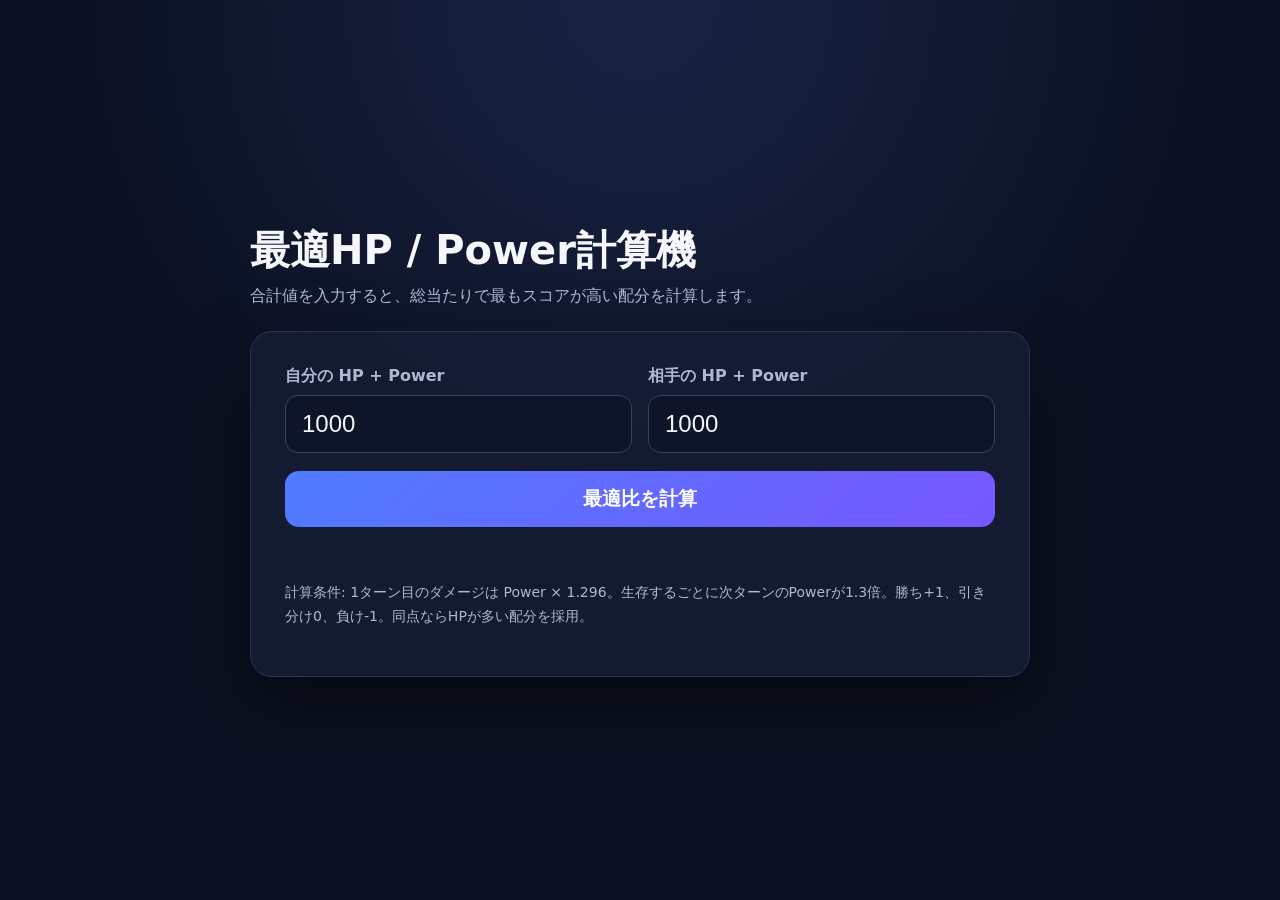
<file: 最適HP_Power計算機.html>
<!doctype html>
<html lang="ja">
<head>
<meta charset="utf-8">
<meta name="viewport" content="width=device-width,initial-scale=1">
<title>最適HP / Power計算機</title>
<style>
:root{--bg:#0b1020;--card:#151c32;--line:#2a3556;--text:#f6f7fb;--muted:#aeb8d2;--blue:#4f7cff;--red:#ef3d74;--gold:#ffd166}
*{box-sizing:border-box}body{margin:0;min-height:100vh;background:radial-gradient(circle at top,#182344 0,#0b1020 55%);color:var(--text);font-family:system-ui,-apple-system,"Segoe UI","Noto Sans JP",sans-serif;display:grid;place-items:center;padding:24px}.app{width:min(780px,100%)}h1{font-size:clamp(25px,5vw,40px);margin:0 0 8px}.sub{color:var(--muted);margin:0 0 24px}.card{background:rgba(21,28,50,.94);border:1px solid var(--line);border-radius:22px;padding:clamp(20px,4vw,34px);box-shadow:0 24px 70px #0007}.inputs{display:grid;grid-template-columns:1fr 1fr;gap:16px}.field label{display:block;color:var(--muted);font-weight:700;margin-bottom:8px}.field input{width:100%;background:#0e1529;color:var(--text);border:1px solid #334166;border-radius:13px;font-size:24px;padding:14px 16px;outline:none}.field input:focus{border-color:var(--blue);box-shadow:0 0 0 3px #4f7cff33}button{width:100%;margin-top:18px;border:0;border-radius:14px;padding:15px;background:linear-gradient(135deg,#4f7cff,#7657ff);color:white;font-size:19px;font-weight:800;cursor:pointer}button:disabled{opacity:.55;cursor:wait}.error{color:#ff9bad;min-height:24px;margin:12px 0 0}.result{display:none;margin-top:22px;border-top:1px solid var(--line);padding-top:22px}.ratio{font-size:18px;color:var(--muted);margin-bottom:14px}.big{display:grid;grid-template-columns:1fr 1fr;gap:14px}.stat{border-radius:18px;padding:20px}.hp{background:#4f7cff1c;border:1px solid #4f7cff66}.power{background:#ef3d741c;border:1px solid #ef3d7466}.name{font-weight:900;font-size:18px}.value{font-size:clamp(32px,7vw,55px);line-height:1.05;font-weight:950;margin:8px 0}.pct{color:var(--muted);font-size:18px}.bar{height:20px;border-radius:999px;overflow:hidden;background:#0e1529;margin-top:22px;display:flex}.bar-hp{background:var(--blue)}.bar-power{background:var(--red)}.meta{display:flex;justify-content:space-between;gap:12px;color:var(--muted);margin-top:13px;font-size:14px}.note{margin-top:18px;color:var(--muted);font-size:14px;line-height:1.65}.spinner{display:none;margin:12px auto 0;width:30px;height:30px;border:3px solid #ffffff33;border-top-color:white;border-radius:50%;animation:spin .8s linear infinite}@keyframes spin{to{transform:rotate(360deg)}}@media(max-width:590px){.inputs,.big{grid-template-columns:1fr}.meta{display:block}.meta span{display:block;margin-top:5px}}
</style>
</head>
<body>
<main class="app">
<h1>最適HP / Power計算機</h1>
<p class="sub">合計値を入力すると、総当たりで最もスコアが高い配分を計算します。</p>
<section class="card">
<div class="inputs">
<div class="field"><label for="self">自分の HP + Power</label><input id="self" type="number" min="2" step="1" value="1000" inputmode="numeric"></div>
<div class="field"><label for="opp">相手の HP + Power</label><input id="opp" type="number" min="2" step="1" value="1000" inputmode="numeric"></div>
</div>
<button id="calc">最適比を計算</button><div id="spin" class="spinner"></div><div id="error" class="error"></div>
<div id="result" class="result">
<div id="ratio" class="ratio"></div>
<div class="big">
<div class="stat hp"><div class="name">HP</div><div id="hpValue" class="value"></div><div id="hpPct" class="pct"></div></div>
<div class="stat power"><div class="name">Power</div><div id="powerValue" class="value"></div><div id="powerPct" class="pct"></div></div>
</div>
<div class="bar"><div id="hpBar" class="bar-hp"></div><div id="powerBar" class="bar-power"></div></div>
<div class="meta"><span id="score"></span><span id="ties"></span></div>
</div>
<p class="note">計算条件: 1ターン目のダメージは Power × 1.296。生存するごとに次ターンのPowerが1.3倍。勝ち+1、引き分け0、負け-1。同点ならHPが多い配分を採用。</p>
</section>
</main>
<script>
const $=id=>document.getElementById(id);
function turnsToDefeat(hp,power){const x=1+hp*.3/(power*1.296);return Math.max(1,Math.ceil(Math.log(x)/Math.log(1.3)-1e-12));}
function calculate(selfTotal,oppTotal){let bestScore=-Infinity,bestHP=1,tieCount=0;for(let hp=1;hp<selfTotal;hp++){const power=selfTotal-hp;let score=0;for(let ohp=1;ohp<oppTotal;ohp++){const op=oppTotal-ohp;const mine=turnsToDefeat(ohp,power);const theirs=turnsToDefeat(hp,op);if(mine<theirs)score++;else if(mine>theirs)score--;}
if(score>bestScore){bestScore=score;bestHP=hp;tieCount=1}else if(score===bestScore){tieCount++;if(hp>bestHP)bestHP=hp;}}
return{hp:bestHP,power:selfTotal-bestHP,score:bestScore,tieCount};}
$('calc').addEventListener('click',()=>{const s=Number($('self').value),o=Number($('opp').value);$('error').textContent='';$('result').style.display='none';if(!Number.isInteger(s)||!Number.isInteger(o)||s<2||o<2){$('error').textContent='2以上の整数を入力してください。';return;}
$('calc').disabled=true;$('spin').style.display='block';setTimeout(()=>{try{const r=calculate(s,o);const hpP=r.hp/s*100,powP=r.power/s*100;$('ratio').textContent=`相手 ÷ 自分 = ${(o/s).toFixed(6)}`;$('hpValue').textContent=r.hp.toLocaleString();$('powerValue').textContent=r.power.toLocaleString();$('hpPct').textContent=`${hpP.toFixed(1)}%`;$('powerPct').textContent=`${powP.toFixed(1)}%`;$('hpBar').style.width=hpP+'%';$('powerBar').style.width=powP+'%';$('score').textContent=`総当たり素点: ${r.score.toLocaleString()}`;$('ties').textContent=`最高点の配分: ${r.tieCount.toLocaleString()}通り`;$('result').style.display='block';}catch(e){$('error').textContent='計算できませんでした。';}finally{$('calc').disabled=false;$('spin').style.display='none';}},30);});
</script>
</body>
</html>
</file>
<file: base.css>
/* 英語物語 非公式ツール: 全ページ共通の土台
   デザインの変数・ページの枠組み・役割別のボタン・入力欄・小窓など、どのページでも同じ部品はここだけで定義する。
   ページ固有の見た目は calculator.css / catalog.css / coop.css / help.css に書く。
   同じセレクタを後ろで定義し直したり、!important で上書きしたりしない(例外は下の [hidden] だけ)。 */

/* ===== デザインの変数(図鑑の絞り込みを基準) ===== */
:root{
 --ui-accent:#24262b;--ui-accent-hover:#111214;--ui-accent-soft:#efeeee;--ui-accent-ring:rgba(36,38,43,.14);
 --ui-vermilion:#b73a17;--ui-vermilion-mark:#c8401c;--ui-state:#e0b252;
 --ui-attr-fire:#e5603f;--ui-attr-water:#2b73d6;--ui-attr-wind:#3b9a62;
 /* 対戦チュートリアルの実機画面(色は APK のプレハブと画像の値) */
 --ui-tg-bg:#17100b;--ui-tg-ink:#000;--ui-tg-white:#fff;--ui-tg-outline:#2a1408;--ui-tg-shade:rgba(0,0,0,.5);--ui-tg-shade-deep:rgba(0,0,0,.72);--ui-tg-gauge-cover:#1b1b1b;
 --ui-tg-hp:#2288dd;--ui-tg-hp-frame:#0d1a2b;--ui-tg-line:#ff0000;--ui-tg-light-b:rgb(99,99,255);--ui-tg-light-r:rgb(255,99,99);--ui-tg-note:#000094;--ui-tg-btn-text:#eeeeee;--ui-tg-btn-shadow:#000a17;--ui-tg-miss:#d0202a;--ui-tg-gold:#f2c14e;--ui-tg-strong:#c8401c;
 --ui-band:#24262b;--ui-band-text:#d6d8db;--ui-band-sub:#b0b3b9;
 --ui-heading:#24262b;--ui-text:#474a51;--ui-text-sub:#474a51;--ui-muted:#666b73;
 --ui-border:#dcdcdf;--ui-border-strong:#c4c5c9;--ui-line:#e8e8ea;--ui-soft:#f6f6f7;--ui-hover:#f6f6f7;--ui-bg:#f6f6f7;
 --ui-danger:#b42318;--ui-danger-border:#fda29b;--ui-danger-soft:#fef3f2;
 --ui-success:#067647;--ui-success-soft:#ecfdf3;
 --ui-attack:#d92d20;--ui-attack-soft:#fee4e2;--ui-guard:#1570ef;--ui-guard-soft:#e0eaff;--ui-warn:#dc6803;--ui-warn-soft:#fffaeb;--ui-warn-text:#b54708;
 --ui-radius:8px;--ui-radius-card:14px;--ui-shadow-card:0 6px 24px rgba(36,38,43,.05);
 --topbar-h:42px;--sidebar-w:204px;--sidebar-rail-w:56px;--tabbar-h:56px;--sticky-top:var(--topbar-h)
}

/* ===== 基本 ===== */
*,*::before,*::after{box-sizing:border-box}
/* hidden 属性は、どの部品の display 指定よりも優先して隠す(唯一の !important) */
[hidden]{display:none!important}
html{font-size:14px;-webkit-text-size-adjust:100%}
body{margin:0;overflow-x:hidden;background:var(--ui-bg);color:var(--ui-text);font:1rem/1.5 system-ui,-apple-system,"Hiragino Sans","Yu Gothic UI",sans-serif}
button,input,select,textarea{font:inherit;color:inherit}
button{cursor:pointer}
button:disabled{cursor:not-allowed}
img{max-width:100%}
h1{margin:0;font-size:1.45rem;font-weight:500}
h2{margin:0 0 10px;font-size:1rem;font-weight:500}
b,strong{font-weight:500}
h3{margin:0 0 8px;font-size:.95rem}
:where(button,a,select,input,textarea,summary,[tabindex]):focus-visible{outline:2px solid var(--ui-heading);outline-offset:2px}
@media(max-width:800px){html{font-size:13px}}

/* ===== ヘッダー・メニュー =====
   PC(1000px以上): 左メニュー(ロゴ・項目・下にお気に入り)。≡で「文字あり」と「アイコンだけ」を切り替える(html.sidebar-collapsed。app.js の toggleMenu)
   タブレット(641〜999px): 上のバー+≡で開く引き出し
   スマホ(640px以下): 上は細いバー(ロゴとお気に入り)だけ、下に5項目のタブ(.tabbar)。使い方などは「その他」にまとめる */
.topbar{position:fixed;inset:0 0 auto;z-index:40;display:flex;align-items:center;gap:9px;height:var(--topbar-h);padding:0 12px;border-bottom:1px solid var(--ui-line);background:#fff;font-size:.88rem}
.hamburger{display:grid;place-content:center;gap:4px;width:32px;height:32px;padding:0;border:0;border-radius:50%;background:transparent}
.hamburger i{display:block;width:18px;height:1.5px;background:var(--ui-heading)}
.brand{display:flex;align-items:center;gap:9px;color:var(--ui-heading);font-weight:500;white-space:nowrap}
.brand-mark{display:grid;place-items:center;width:24px;height:24px;flex:none;border-radius:7px;background:var(--ui-band);color:#fff;font-size:.8rem;font-weight:500}
.brand-sub{color:var(--ui-muted);font-weight:400}
.sidebar{position:fixed;top:var(--topbar-h);bottom:0;left:0;z-index:35;display:none;width:var(--sidebar-w);padding:8px;overflow-y:auto;border-right:1px solid var(--ui-line);background:#fff;box-shadow:6px 0 18px rgba(36,38,43,.1)}
.sidebar.open{display:block}
.sidebar button{display:flex;align-items:center;gap:10px;width:100%;margin:2px 0;padding:8px 10px;border:0;border-radius:var(--ui-radius);background:#fff;color:var(--ui-text);font-size:.9rem;font-weight:400;text-align:left}
.sidebar button:hover:not(.active){background:var(--ui-hover);color:var(--ui-heading)}
.sidebar button.active{background:var(--ui-accent-soft);color:var(--ui-vermilion);font-weight:500}
.nav-icon{width:18px;height:18px;flex:none;color:#8a8e96}
.sidebar button.active .nav-icon{color:var(--ui-vermilion-mark)}
main{padding:calc(var(--topbar-h) + 12px) 16px 16px}
@media(min-width:1000px){
 :root{--sticky-top:0px}
 .topbar{right:auto;width:var(--sidebar-w);z-index:36;border-bottom:0}
 .topbar .temp-toggle{position:fixed;left:12px;bottom:12px;z-index:36;width:calc(var(--sidebar-w) - 24px);margin:0;padding:7px 10px;font-size:.8rem}
 .sidebar{top:var(--topbar-h);display:block;padding-bottom:64px;box-shadow:none}
 main{padding:20px 24px 24px calc(var(--sidebar-w) + 24px)}
 .temp-drawer{top:0;max-height:100vh}
 .sidebar-collapsed .topbar{width:var(--sidebar-rail-w);padding:0;justify-content:center}
 .sidebar-collapsed .brand{display:none}
 .sidebar-collapsed .topbar .temp-toggle{left:8px;width:calc(var(--sidebar-rail-w) - 16px);font-size:0;padding:7px 0}
 .sidebar-collapsed .topbar .temp-toggle::before{content:"";width:16px;height:16px;background:currentColor;-webkit-mask:var(--star-icon) center/contain no-repeat;mask:var(--star-icon) center/contain no-repeat}
 .sidebar-collapsed .sidebar{width:var(--sidebar-rail-w)}
 .sidebar-collapsed .sidebar button{justify-content:center;padding:8px 0}
 .sidebar-collapsed .sidebar button span{position:absolute;width:1px;height:1px;overflow:hidden;clip-path:inset(50%)}
 .sidebar-collapsed main{padding-left:calc(var(--sidebar-rail-w) + 24px)}
}
:root{--star-icon:url("data:image/svg+xml,%3Csvg xmlns='http://www.w3.org/2000/svg' viewBox='0 0 24 24' fill='none' stroke='black' stroke-width='1.8' stroke-linejoin='round'%3E%3Cpath d='m12 3.5 2.6 5.3 5.9.9-4.3 4.1 1 5.8L12 16.8l-5.2 2.8 1-5.8-4.3-4.1 5.9-.9z'/%3E%3C/svg%3E")}
@media(max-width:800px){.brand-sub{display:none}main{padding:calc(var(--topbar-h) + 12px) 8px 8px}}
/* スマホ: 下タブ */
.tabbar,.more-sheet{display:none}
@media(max-width:640px){
 .hamburger{display:none}
 .tabbar{position:fixed;inset:auto 0 0;z-index:40;display:grid;grid-template-columns:repeat(5,minmax(0,1fr));height:calc(var(--tabbar-h) + env(safe-area-inset-bottom,0px));padding-bottom:env(safe-area-inset-bottom,0px);border-top:1px solid var(--ui-line);background:#fff}
 .tabbar button{display:flex;flex-direction:column;align-items:center;justify-content:center;gap:3px;min-width:0;margin:0;padding:6px 2px;border:0;border-radius:0;background:#fff;color:var(--ui-muted);font-size:.7rem;font-weight:400;white-space:nowrap}
 .tabbar button.active{color:var(--ui-vermilion)}
 .tabbar .nav-icon{color:inherit}
 .tabbar button.active .nav-icon{color:var(--ui-vermilion-mark)}
 .more-sheet:not([hidden]){position:fixed;right:8px;bottom:calc(var(--tabbar-h) + env(safe-area-inset-bottom,0px) + 8px);z-index:41;display:grid;min-width:160px;padding:6px;border:1px solid var(--ui-line);border-radius:var(--ui-radius-card);background:#fff;box-shadow:var(--ui-shadow-card)}
 .more-sheet button{margin:0;padding:10px 12px;border:0;border-radius:var(--ui-radius);background:#fff;color:var(--ui-text);font-size:.9rem;text-align:left}
 .more-sheet button.active{background:var(--ui-accent-soft);color:var(--ui-vermilion)}
 main{padding-bottom:calc(var(--tabbar-h) + env(safe-area-inset-bottom,0px) + 12px)}
 .temp-drawer{top:var(--topbar-h);max-height:calc(100vh - var(--topbar-h) - var(--tabbar-h))}
}

/* ===== ページの枠と見出し ===== */
.page{display:none}
.page.active{display:block}
.panel{max-width:1180px;margin:0 auto;padding:20px;border:1px solid var(--ui-line);border-radius:var(--ui-radius-card);background:#fff;box-shadow:var(--ui-shadow-card)}
.page-head{display:flex;flex-wrap:wrap;align-items:center;justify-content:space-between;gap:10px 16px;margin:0 0 16px}
.page-head-text{min-width:0}
.page-head h1{margin:0;color:var(--ui-heading);font-size:20px;font-weight:500;line-height:1.3}
.page-lead{margin:0;color:var(--ui-muted);font-size:.86rem}
.page-actions,.calculator-actions,.coop-title-actions{display:flex;flex-wrap:wrap;align-items:center;justify-content:flex-end;gap:8px}
.page-head :is(.page-actions,.calculator-actions,.coop-title-actions)>button{min-height:36px;margin:0;padding:7px 13px;font-size:.8rem;line-height:1.2;white-space:nowrap}
@media(max-width:800px){
 .panel{padding:12px}
 .page-head{margin-bottom:12px}
 .page-actions,.calculator-actions,.coop-title-actions{justify-content:flex-end}
 .page-head :is(.page-actions,.calculator-actions,.coop-title-actions)>button{min-height:34px;padding:6px 10px;font-size:.74rem}
}

/* ===== ボタン(役割で見た目を決める) ===== */
/* 補助: 図鑑の「すべて初期化」と同じ */
:is(.reset-btn,.mini-reset,.detail-mode-btn,.swap,.temp-toggle){display:inline-flex;align-items:center;justify-content:center;gap:5px;margin:0;padding:6px 10px;border:1px solid var(--ui-border);border-radius:var(--ui-radius);background:#fff;color:var(--ui-text-sub);font-size:.76rem;font-weight:500;line-height:1.25;text-align:center;box-shadow:none}
.temp-toggle{margin-left:auto;padding:4px 10px;font-size:.74rem}
:is(.reset-btn,.mini-reset,.detail-mode-btn,.swap,.temp-toggle):hover:not(:disabled){background:var(--ui-hover)}
/* ON 状態: 図鑑のチェック済みチップと同じ */
:is(.reset-btn,.mini-reset,.detail-mode-btn,.swap):is(.active,[aria-pressed="true"]){border-color:var(--ui-accent);background:var(--ui-accent-soft);color:var(--ui-accent);box-shadow:inset 0 0 0 1px var(--ui-accent)}
/* 危険 */
:is(.reset-btn,.mini-reset).danger{border-color:var(--ui-danger-border);color:var(--ui-danger)}
:is(.reset-btn,.mini-reset).danger:hover:not(:disabled){background:var(--ui-danger-soft)}
:is(.reset-btn,.mini-reset).danger[aria-pressed="true"]{border-color:var(--ui-danger);background:var(--ui-danger-soft);color:var(--ui-danger);box-shadow:inset 0 0 0 1px var(--ui-danger)}
/* 主: 図鑑の「この条件でキャラを表示」と同じ */
:is(.download,.primary){display:inline-flex;align-items:center;justify-content:center;margin:0;padding:8px 14px;border:1px solid var(--ui-accent);border-radius:10px;background:var(--ui-accent);color:#fff;font-weight:500;line-height:1.25;box-shadow:none}
:is(.download,.primary):hover:not(:disabled){border-color:var(--ui-accent-hover);background:var(--ui-accent-hover)}
:is(.reset-btn,.mini-reset,.detail-mode-btn,.swap,.download,.primary):disabled{opacity:.45}
/* 使い方 */
.help-btn{display:inline-flex;align-items:center;gap:6px;border:1px solid var(--ui-border);border-radius:var(--ui-radius);background:#fff;color:var(--ui-accent);font-weight:500;box-shadow:none}
.help-btn:hover{background:var(--ui-accent-soft)}
.help-btn-mark{display:grid;place-items:center;width:18px;height:18px;flex:none;border-radius:50%;background:var(--ui-accent-soft);color:var(--ui-accent);font-size:.72rem;font-weight:500;line-height:1}
/* 閉じる(×) */
.close-button{display:grid;place-items:center;width:32px;height:32px;margin:0;padding:0;border:0;border-radius:8px;background:transparent;color:#8a8e96;font-size:18px;font-weight:300;line-height:1;touch-action:manipulation}
.close-button:hover{background:#f6f6f7;color:#474a51}
@media(max-width:800px){:is(.reset-btn,.mini-reset,.detail-mode-btn,.swap){padding:5px 8px;font-size:.72rem}}

/* ===== 入力欄・選択欄 ===== */
input[type=number],input[type=search],input[type=text],textarea{min-width:0;border:1px solid var(--ui-line);border-radius:var(--ui-radius);background:var(--ui-soft);color:var(--ui-text)}
input[type=number]:focus-visible,input[type=search]:focus-visible,input[type=text]:focus-visible,textarea:focus-visible{border-color:var(--ui-accent);outline:3px solid var(--ui-accent-ring);outline-offset:0}
/* JS(coopSyncStyledSelect など)が select を隠して作る選択欄。計算機・協力で共通 */
.coop-styled-select{position:relative;display:inline-flex;align-items:center;min-width:0;vertical-align:middle}
.coop-styled-select>select{position:absolute;width:1px;height:1px;margin:-1px;padding:0;overflow:hidden;clip:rect(0,0,0,0);border:0;white-space:nowrap}
.coop-styled-select-button{display:grid;grid-template-columns:minmax(0,1fr) 14px;align-items:center;gap:4px;width:100%;min-width:0;height:36px;margin:0;padding:0 10px 0 12px;border:1px solid var(--ui-line);border-radius:var(--ui-radius);background:var(--ui-soft);color:var(--ui-text);font-size:.8rem;font-weight:500;line-height:1.15;text-align:center;box-shadow:none}
.coop-styled-select-button::after{content:"";justify-self:end;width:7px;height:7px;margin-top:-4px;border:solid #666b73;border-width:0 2px 2px 0;transform:rotate(45deg)}
.coop-styled-select-button[aria-expanded="true"]{border-color:var(--ui-accent);box-shadow:0 0 0 3px var(--ui-accent-ring)}
.coop-styled-select-button:focus-visible{border-color:var(--ui-accent);outline:3px solid var(--ui-accent-ring);outline-offset:0}
.coop-styled-select-menu{position:fixed;z-index:1000;max-height:min(320px,60vh);min-width:min(180px,calc(100vw - 16px));max-width:calc(100vw - 16px);padding:5px;overflow-x:hidden;overflow-y:auto;overscroll-behavior:contain;border:1px solid #dcdcdf;border-radius:14px;background:#fff;box-shadow:0 12px 30px rgba(16,24,40,.18)}
.coop-styled-select-option{display:block;width:100%;margin:0;padding:9px 12px;border:0;border-radius:9px;background:#fff;color:var(--ui-text);font-size:.82rem;font-weight:500;line-height:1.25;text-align:left;white-space:nowrap}
.coop-styled-select-option:hover{background:var(--ui-hover)}
.coop-styled-select-option[aria-selected="true"]{background:var(--ui-accent-soft);color:var(--ui-accent);font-weight:500}

/* 2択の切替スイッチ(図鑑の「含む/一致」と同じ形)。app.js の uiBuildSwitch が作る */
.ui-switch-native{position:absolute;width:1px;max-width:1px;height:1px;min-height:0;margin:0;padding:0;overflow:hidden;opacity:0;pointer-events:none;clip-path:inset(50%)}
.ui-switch{display:grid;grid-auto-columns:minmax(0,1fr);grid-auto-flow:column;gap:2px;width:100%;min-height:44px;padding:3px;border-radius:10px;background:#efeeee}
.ui-switch button{display:grid;place-content:center;min-width:0;margin:0;padding:3px 2px;border:0;border-radius:8px;background:transparent;color:var(--ui-muted);font-size:.76rem;font-weight:500;line-height:1.15;text-align:center;box-shadow:none}
.ui-switch button small{display:block;margin-top:1px;font-size:.82em;font-weight:500;opacity:.8}
.ui-switch button:hover:not(.active){color:var(--ui-text)}
.ui-switch button.active{background:#fff;color:var(--ui-accent);box-shadow:0 1px 5px rgba(16,24,40,.16)}

/* ===== 小窓 ===== */
.overlay{position:fixed;inset:0;z-index:60;display:flex;align-items:center;justify-content:center;padding:18px;background:rgba(20,25,30,.62)}
.modal{position:relative;background:#fff}
@media(max-width:800px){.overlay{padding:6px}}
/* シート(一覧・使い方の説明)。PCは中央、スマホは下から */
.picker-category-sheet{position:fixed;inset:0;z-index:120;display:flex;align-items:center;justify-content:center;padding:18px}
.picker-sheet-backdrop{position:absolute;inset:0;width:100%;height:100%;margin:0;padding:0;border:0;border-radius:0;background:rgba(22,32,45,.45)}
.picker-sheet-panel{position:relative;z-index:1;width:min(1600px,calc(100vw - 36px));max-height:calc(100vh - 72px);padding:18px 22px 24px;overflow:auto;overscroll-behavior:contain;border-radius:22px;background:#fff;box-shadow:0 22px 60px rgba(15,23,42,.22)}
@media(max-width:800px){.picker-category-sheet{align-items:flex-end;padding:0}.picker-sheet-panel{width:100%;max-height:78vh;padding:14px 14px max(14px,env(safe-area-inset-bottom));border-radius:20px 20px 0 0}}
/* 各ページの「使い方」ボタンの説明 */
.page-help .page-help-panel{width:min(580px,calc(100vw - 36px))}
.page-help-head{display:flex;align-items:flex-start;justify-content:space-between;gap:12px}
.page-help-head h2{margin:2px 0 0;color:var(--ui-heading);font-size:1.15rem;font-weight:500}
.page-help-head .close-button{flex:none;width:34px;height:34px;font-size:1.3rem}
.page-help-steps{display:grid;gap:10px;margin:16px 0;padding:0;list-style:none;counter-reset:help-step}
.page-help-steps li{display:grid;grid-template-columns:29px minmax(0,1fr);gap:10px;align-items:start;color:var(--ui-text);font-size:.9rem;line-height:1.65;counter-increment:help-step}
.page-help-steps li::before{content:counter(help-step,decimal-leading-zero);display:grid;place-items:center;width:29px;height:29px;border-radius:8px;background:var(--ui-accent-soft);color:var(--ui-accent);font-size:.7rem;font-weight:500}
.page-help-tips{display:grid;gap:6px;padding:12px 14px;border:1px solid var(--ui-line);border-radius:12px;background:var(--ui-soft)}
.page-help-tips p{margin:0;padding-left:1em;color:var(--ui-text-sub);font-size:.84rem;line-height:1.6;text-indent:-1em}
.page-help-tips p::before{content:"・"}
.page-help-more{width:100%;min-height:42px;margin-top:14px}
@media(max-width:800px){.page-help .page-help-panel{width:100%}.page-help-steps li{font-size:.84rem}}

/* ===== お気に入りの引き出し(右上) ===== */
.temp-drawer{position:fixed;top:var(--topbar-h);right:0;z-index:39;display:none;width:min(360px,94vw);max-height:calc(100vh - var(--topbar-h));padding:14px;overflow:auto;border-left:1px solid var(--ui-line);background:#fff;box-shadow:-8px 8px 24px rgba(0,0,0,.13)}
.temp-drawer.open{display:block}
.temp-drawer h2{color:var(--ui-heading);font-size:1rem;font-weight:500}
#tempEmpty{margin:0;color:var(--ui-muted);font-size:.84rem}
.temp-item{display:grid;grid-template-columns:auto minmax(0,1fr) auto;align-items:center;gap:8px;padding:6px 0;border-bottom:1px solid #f6f6f7}
.temp-open{display:flex;align-items:center;gap:8px;min-width:0;margin:0;padding:0;border:0;background:transparent;color:var(--ui-text);text-align:left}
.temp-open img{width:44px;height:44px;flex:none;border-radius:8px;object-fit:cover}
.temp-open span{overflow-wrap:anywhere;font-size:.84rem}
.temp-delete{white-space:nowrap}
.temp-actions{display:flex;gap:8px;margin-top:12px}
.temp-actions button{flex:1 1 0;min-height:36px;margin:0;padding:6px 10px;border:1px solid var(--ui-border);border-radius:var(--ui-radius);background:#fff;color:var(--ui-text-sub);font-size:.8rem;font-weight:500}
.temp-actions button:hover{background:var(--ui-hover)}

/* ===== キャラ画像のドラッグ&ドロップ(app.js の registerCharDrag。data-char-drag の付いた枠で共通) =====
   長押しで文字選択や画像メニューが出ないようにする。掴んだ画像は指の少し上に出し、置ける枠は青、置けない枠は赤の点線で示す */
button[data-char-drag]{-webkit-touch-callout:none;-webkit-user-select:none;user-select:none}
.char-dragging,.char-dragging *{cursor:grabbing}
.char-drag-ghost{position:fixed;z-index:1000;width:60px;height:60px;border:2px solid #fff;border-radius:12px;background:var(--ui-soft) center/cover no-repeat;box-shadow:0 10px 24px rgba(16,24,40,.32);pointer-events:none;transform:translate(-50%,-75%)}
.char-drag-source{opacity:.4}
.char-drop-target{outline:3px solid var(--ui-accent);outline-offset:-3px}
.char-drop-invalid{outline:2px dashed var(--ui-danger);outline-offset:-2px}

/* ===== アニメーション(端末で「視差効果を減らす」を選んでいる人には動かさない) ===== */
@media(prefers-reduced-motion:no-preference){
 @keyframes ui-fade{from{opacity:0}to{opacity:1}}
 @keyframes ui-rise{from{opacity:0;transform:translateY(8px)}to{opacity:1;transform:none}}
 @keyframes ui-pop{from{opacity:0;transform:translateY(10px) scale(.97)}to{opacity:1;transform:none}}
 @keyframes ui-sheet-up{from{transform:translateY(100%)}to{transform:none}}
 @keyframes ui-drag-lift{from{opacity:.6;transform:translate(-50%,-50%) scale(.8)}to{opacity:1;transform:translate(-50%,-75%)}}
 .char-drag-ghost{animation:ui-drag-lift .14s ease-out}
 @keyframes ui-slide-in{from{opacity:0;transform:translateX(-14px)}to{opacity:1;transform:none}}
 @keyframes ui-drawer-in{from{transform:translateX(105%)}to{transform:none}}
 .page.active{animation:ui-rise .26s ease-out both}
 .overlay:not([hidden]){animation:ui-fade .18s ease-out}
 .overlay:not([hidden])>.modal{animation:ui-pop .24s cubic-bezier(.2,.8,.2,1)}
 .picker-category-sheet:not([hidden]) .picker-sheet-backdrop{animation:ui-fade .2s ease-out}
 .picker-category-sheet:not([hidden]) .picker-sheet-panel{animation:ui-pop .26s cubic-bezier(.2,.8,.2,1)}
 .temp-drawer.open{animation:ui-drawer-in .2s ease-out}
 :is(.reset-btn,.mini-reset,.detail-mode-btn,.swap,.download,.primary,.help-btn,.ui-switch button,.sidebar button){transition:background-color .16s ease,border-color .16s ease,color .16s ease,box-shadow .16s ease,transform .12s ease}
 :is(.reset-btn,.mini-reset,.detail-mode-btn,.swap,.download,.primary,.help-btn,.ui-switch button):active:not(:disabled){transform:scale(.97)}
}
@media(prefers-reduced-motion:no-preference) and (max-width:999px){.sidebar.open{animation:ui-slide-in .2s ease-out}}
@media(prefers-reduced-motion:no-preference) and (min-width:1000px){.sidebar{transition:width .2s ease}main{transition:padding-left .2s ease}}
@media(prefers-reduced-motion:no-preference) and (max-width:800px){.picker-category-sheet:not([hidden]) .picker-sheet-panel{animation:ui-sheet-up .28s cubic-bezier(.2,.8,.2,1)}}
@media print{.topbar,.sidebar,.temp-drawer{display:none}main{padding:0}}
</file>
<file: calculator.css>
/* 英語物語 非公式ツール: ダメージ計算機
   計算機ページ(#page-calculator)とスクショ用画面(#resultScreenshot)の見た目はこのファイルだけで定義する。
   共通の部品(ボタン・入力欄・選択欄・切替スイッチ)は base.css。 */

/* ===== 全体の並び ===== */
/* PC: 攻撃・攻撃対象の2列 + 右に結果。中くらいの幅では結果を下へ回す */
.calculator-layout{display:grid;grid-template-columns:minmax(0,1fr);gap:16px}
.battle{display:grid;grid-template-columns:repeat(2,minmax(0,1fr));gap:0}
@media(max-width:800px){.battle{grid-template-columns:minmax(0,1fr);gap:20px}}

/* ===== 攻撃キャラ・攻撃対象キャラのカード ===== */
.fighter{min-width:0;padding:0 22px}
.fighter:first-child{padding-left:0}
.fighter:last-child{padding-right:0}
.fighter+.fighter{border-left:1px solid var(--ui-line)}
/* 見出しは省略せず1行。収まらないときは app.js が両方のカードに .is-stacked を付け、ボタンを下の行へ回す */
.fighter-title{display:flex;flex-wrap:nowrap;align-items:center;justify-content:space-between;gap:10px;min-height:34px;margin-bottom:14px}
.fighter-title h2{display:flex;flex:none;align-items:center;gap:9px;margin:0;color:var(--ui-heading);font-size:1rem;font-weight:500}
.fighter-name{white-space:nowrap}
.role-badge{display:inline-grid;place-items:center;width:29px;height:29px;flex:none;border-radius:8px;font-size:.8rem;font-weight:500}
.attacker .role-badge{background:var(--ui-attack-soft);color:var(--ui-attack)}
.defender .role-badge{background:var(--ui-guard-soft);color:var(--ui-guard)}
.fighter-actions{display:flex;flex:none;gap:6px}
.fighter-actions .mini-reset{white-space:nowrap}
.fighter-title.is-stacked{flex-wrap:wrap;row-gap:10px}
.fighter-title.is-stacked .fighter-actions{width:100%}
.fighter-title.is-stacked .fighter-actions>button{flex:1 1 0}
/* キャラを選ぶ枠: 高さ固定・名前は最大2行(攻守で画像の高さがそろう) */
.pick{display:flex;align-items:center;gap:10px;width:100%;height:68px;margin:0;padding:10px 12px;border:0;border-radius:var(--ui-radius);background:var(--ui-soft);color:var(--ui-text);text-align:left}
.pick::after{content:"変更";flex:none;margin-left:auto;color:var(--ui-vermilion);font-size:12px}
.pick:hover{background:var(--ui-accent-soft)}
.portrait{width:46px;height:46px;flex:none;border-radius:var(--ui-radius);background:#efeeee center/cover no-repeat}
.pick>span:last-child{min-width:0}
.pick strong{display:-webkit-box;overflow:hidden;color:var(--ui-heading);font-size:.98rem;font-weight:500;line-height:1.25;-webkit-line-clamp:2;-webkit-box-orient:vertical}
.pick small{display:block;overflow:hidden;color:var(--ui-muted);font-size:.8rem;white-space:nowrap;text-overflow:ellipsis}
@media(max-width:800px){.fighter,.fighter:first-child,.fighter:last-child{padding:0}.fighter+.fighter{padding-top:20px;border-top:1px solid var(--ui-line);border-left:0}}

/* ===== 入力欄(3列・ラベルは下揃えで入力欄の高さをそろえる) ===== */
.fields,.progressive-fields{display:grid;grid-template-columns:repeat(2,minmax(0,1fr));gap:10px 12px;margin-top:14px}
.inline-progressive{display:contents}
#extraHitFields{grid-column:1/-1;margin-top:0}
.fields label,.progressive-fields label{display:grid;grid-template-rows:auto 40px;align-items:end;gap:4px;min-width:0;color:var(--ui-muted);font-size:12px;font-weight:400}
.fields input,.progressive-fields input{width:100%;height:40px;padding:8px;font-size:.8rem;line-height:1.2}
.calculator-styled-select{display:flex;width:100%}
.calculator-styled-select-button{height:40px;font-size:.76rem;white-space:normal}
.calculator-styled-select-menu{min-width:min(220px,calc(100vw - 16px))}
.calculator-self-checkbox{position:relative}
.detail-mode-target.detail-mode-hidden{display:none}
@media(max-width:800px){
 .fields,.progressive-fields{gap:8px}
 .fields label,.progressive-fields label{grid-template-rows:auto 42px}
 .fields input,.progressive-fields input{height:42px;padding:6px 8px;font-size:14px}
 .calculator-styled-select-button{height:42px;padding:0 6px 0 8px}
}

/* ===== スキル ===== */
.skill,.borrowed-skills{margin-top:12px;padding:14px;border:1px solid var(--ui-line);border-radius:12px;background:var(--ui-soft)}
.skill{display:flex;align-items:center;justify-content:space-between;gap:8px}
.skill b,.borrowed-skills b{color:var(--ui-heading);font-weight:500}
.skill p{margin:3px 0;color:var(--ui-text);font-size:.8rem}
.skill small{color:#137333;font-size:.78rem}
.skill>button{flex:none;white-space:nowrap}
.borrowed-skills>div:first-child{display:flex;justify-content:space-between;gap:8px}
.borrowed-buttons{display:flex;gap:8px;margin-top:8px}
.borrowed-buttons button{flex:1;min-height:34px}
.borrowed-item{display:grid;grid-template-columns:minmax(0,1fr) auto auto;align-items:center;gap:7px;margin-top:8px;font-size:.76rem}
.borrowed-item>span{min-width:0;overflow-wrap:anywhere}
.borrowed-item .mini-reset{white-space:nowrap}
.borrowed-actions{display:flex;flex-wrap:wrap;gap:6px;margin-top:10px}
@media(max-width:800px){.borrowed-item{gap:5px}.borrowed-item .mini-reset{min-height:34px;padding:5px}}

/* 自キャラ以外のスキル・リセット系ボタンの共通配置は .skill button(id 付き)で行う */
.skill button,#attackerBorrowSkill,#defenderBorrowSkill{display:inline-flex;align-items:center;justify-content:center;margin:0;padding:6px 12px;border:1px solid var(--ui-border);border-radius:var(--ui-radius);background:#fff;color:var(--ui-text-sub);font-size:.78rem;font-weight:500;box-shadow:none}
.skill button:hover:not(:disabled),#attackerBorrowSkill:hover,#defenderBorrowSkill:hover{background:var(--ui-hover)}
.skill button.active{border-color:var(--ui-accent);background:var(--ui-accent-soft);color:var(--ui-accent);box-shadow:inset 0 0 0 1px var(--ui-accent)}
.skill button:disabled{opacity:.45}

/* ===== 耐久値・幽霊攻撃 ===== */
.durability,.ghost{margin-top:12px;padding:14px 16px;border:1px solid var(--ui-line);border-radius:12px;background:var(--ui-soft)}
.durability h2,.ghost h2{margin:0 0 6px;color:var(--ui-heading);font-size:.9rem;font-weight:500}
.durability b{display:block;color:var(--ui-heading);font-size:1.15rem}
#ghostResult{display:grid;grid-template-columns:repeat(2,minmax(0,1fr));gap:8px;white-space:nowrap}
#ghostResult>div{padding:8px;border-radius:8px;background:#fff;text-align:center}
@media(max-width:800px){#ghostResult{grid-template-columns:minmax(0,1fr);font-size:.86rem}}

/* ===== 予想ダメージ(結果) ===== */
.calculator-result-rail{min-width:0}
.result{display:grid;grid-template-columns:minmax(0,1.3fr) minmax(0,1fr);gap:6px 28px;align-items:center;padding:22px 26px;border-radius:var(--ui-radius-card);background:var(--ui-band);color:var(--ui-band-text);text-align:left}
.result .result-label{grid-column:1;grid-row:1;color:var(--ui-band-sub);font-size:12px;font-weight:400}
/* 判定の色: calculator.js が data-state を付ける。帯の上では文字は白、状態は先頭の点で示す */
#killResult{display:flex;grid-column:2;grid-row:1/3;align-items:center;gap:10px;margin:0;padding:0;background:transparent;color:#fff;font-size:1.15rem;font-weight:500;line-height:1.3}
#killResult::before{content:"";flex:none;width:10px;height:10px;border-radius:50%;background:#8a8e96}
#killResult[data-state="kill"]::before{background:var(--ui-attack)}
#killResult[data-state="chance"]::before{background:var(--ui-state)}
#killResult[data-state="safe"]::before{background:var(--ui-guard)}
#damageRange{grid-column:1;grid-row:2;color:#fff;font-size:2rem;font-weight:400;font-variant-numeric:tabular-nums;letter-spacing:-.02em;line-height:1.2}
.multi-hit-result{grid-column:1;margin:4px 0 0;color:var(--ui-band-text);font-size:.95rem;font-weight:400;line-height:1.35}
.multi-hit-result small{display:block;margin-top:3px;color:var(--ui-band-sub);font-size:.82rem;font-weight:400}
.remaining-hp{grid-column:2;margin:0;color:var(--ui-band-text);font-weight:400;font-variant-numeric:tabular-nums}
.calculation-warning{grid-column:1/-1;margin:6px 0 0;color:var(--ui-band-sub);font-size:.8rem;line-height:1.4}
.multi-hit-result:empty,.remaining-hp:empty,.calculation-warning:empty{display:none}
.calculator-result-actions{display:flex;flex-wrap:wrap;grid-column:1/-1;gap:8px;margin-top:12px}
.calculator-result-actions .download{min-height:38px;border-color:#fff;background:#fff;color:var(--ui-heading)}
.calculator-result-actions .download:hover:not(:disabled){border-color:var(--ui-accent-soft);background:var(--ui-accent-soft)}
.calculator-result-actions .download:last-child{border-color:rgba(255,255,255,.4);background:transparent;color:#fff}
.calculator-result-actions .download:last-child:hover:not(:disabled){border-color:#fff;background:rgba(255,255,255,.1)}
@media(max-width:800px){
 .result{grid-template-columns:minmax(0,1fr);padding:18px}
 #killResult,.remaining-hp{grid-column:1;grid-row:auto}
 #damageRange{font-size:1.7rem}
}

/* 計算履歴 */
.calculator-history{margin-top:16px;overflow:hidden;border:1px solid var(--ui-line);border-radius:var(--ui-radius-card);background:#fff;box-shadow:var(--ui-shadow-card)}
.calculator-history>summary{display:flex;align-items:center;gap:10px;min-height:52px;padding:12px 16px;color:var(--ui-heading);font-weight:500;list-style:none;cursor:pointer}
.calculator-history>summary::-webkit-details-marker{display:none}
.calculator-history>summary:focus-visible{outline-offset:-3px}
.calculator-history>summary span:not(.calculator-history-arrow){color:var(--ui-muted);font-size:.8rem;font-weight:500}
.calculator-history-arrow{margin-left:auto;color:#8a8e96;font-size:.75em}
.calculator-history-arrow::after{content:"▶"}
.calculator-history[open] .calculator-history-arrow::after{content:"▼"}
.calculator-history-list{display:grid;gap:10px;max-height:440px;padding:12px;overflow-y:auto;border-top:1px solid var(--ui-line)}
.calculator-history-item{min-width:0;padding:12px;border:1px solid var(--ui-line);border-radius:10px;background:var(--ui-soft)}
.calculator-history-main{display:flex;flex-wrap:wrap;justify-content:space-between;gap:4px 12px;overflow-wrap:anywhere}
.calculator-history-main strong{color:var(--ui-heading);font-size:.86rem}
.calculator-history-main time{color:var(--ui-muted);font-size:.76rem}
.calculator-history-result{margin:7px 0;color:var(--ui-text);font-size:.84rem;font-variant-numeric:tabular-nums;overflow-wrap:anywhere}
.calculator-history-actions{display:flex;flex-wrap:wrap;justify-content:flex-end;gap:8px}
.calculator-history-actions button{margin:0;padding:6px 12px;border:1px solid var(--ui-border);border-radius:var(--ui-radius);background:#fff;color:var(--ui-text-sub);font-size:.78rem;font-weight:500}
.calculator-history-actions button:hover{background:var(--ui-hover)}
.calculator-history-actions .calculator-history-delete{border-color:var(--ui-danger-border);color:var(--ui-danger)}
.calculator-history-empty{margin:4px 0;color:var(--ui-muted)}

@media(prefers-reduced-motion:no-preference){
 @keyframes ui-result{0%{transform:scale(.96)}55%{transform:scale(1.03)}100%{transform:none}}
 #killResult.ui-pop{animation:ui-result .32s ease-out}
 .pick{transition:border-color .15s ease,background-color .15s ease}
}

/* ===== スクショ用画面(calculator.js が作る。表示倍率は JS が画面の大きさから決める) ===== */
.result-shot-overlay{z-index:150;align-items:flex-start;overflow:auto;padding:8px;background:#efeeee}
.result-shot-panel{width:760px;max-width:none;margin:auto}
.result-shot-toolbar{display:flex;align-items:center;justify-content:space-between;gap:12px;margin-bottom:6px;padding:5px 9px;border-radius:9px;background:var(--ui-accent-soft);color:#24262b;font-size:12px}
.result-shot-toolbar button{flex:none;padding:4px 10px;border:1px solid var(--ui-border);border-radius:8px;background:#fff;font-weight:500}
.result-shot-sheet{padding:13px;border-radius:12px;background:#fff;color:#24262b;font-size:12px;line-height:1.3;overflow-wrap:anywhere;box-shadow:0 4px 20px rgba(0,0,0,.13)}
.result-shot-sheet h2{margin:0 0 7px;font-size:18px;text-align:center}
.result-shot-sides{display:grid;grid-template-columns:repeat(2,minmax(0,1fr));gap:8px}
.result-shot-side{min-width:0;padding:7px;border:1px solid #e8e8ea;border-top:3px solid var(--ui-attack);border-radius:9px}
.result-shot-side.defender{border-top-color:var(--ui-guard)}
.result-shot-side h3{margin:0 0 4px;font-size:13px}
.result-shot-identity{display:flex;align-items:center;gap:7px;min-height:45px}
.result-shot-identity img{width:45px;height:45px;flex:none;border-radius:9px;background:#f6f6f7;object-fit:cover}
.result-shot-values{display:grid;grid-template-columns:repeat(2,minmax(0,1fr));gap:4px;margin:5px 0}
.result-shot-values div{padding:4px;border-radius:7px;background:#f6f6f7}
.result-shot-values dt{color:#666b73;font-size:10px}
.result-shot-values dd{margin:1px 0 0;font-size:11px;font-weight:500}
.result-shot-skills{padding:6px;border-radius:8px;background:#f6f6f7}
.result-shot-skills p{margin:3px 0;overflow-wrap:anywhere}
.result-shot-verdict{margin-top:7px;padding:7px;border:1px solid #e8e8ea;border-radius:9px;text-align:center}
.result-shot-verdict strong{color:var(--ui-attack);font-size:18px}
.result-shot-verdict p{margin:2px 0}
@media(max-width:700px){.result-shot-panel{width:360px}.result-shot-sides{grid-template-columns:minmax(0,1fr);gap:6px}}
@media print{
 body:has(#resultScreenshot:not([hidden]))>:not(#resultScreenshot){display:none}
 .result-shot-overlay{position:static;display:block;padding:0;background:#fff}
 .result-shot-toolbar{display:none}
 .result-shot-sheet{box-shadow:none}
 .result-shot-panel{width:100%}
}
</file>
<file: catalog.css>
/* 英語物語 非公式ツール: 図鑑・キャラ選択・キャラ詳細
   図鑑とキャラ選択は同じ部品(catalog.js の共通部品)なので、見た目もここで1組だけ定義する。
   図鑑だけ・キャラ選択だけの違いは「置き場所」(上部の固定位置など)に限る。 */

/* ===== 図鑑ページの上部 =====
   見出しはスクロールで流し、表示切替タブ・分類タグ・現在の分類はまとめて画面上部に固定する */
.zukan-head{margin-bottom:10px}
.zukan-quick-access{position:sticky;top:var(--sticky-top);z-index:20;display:grid;gap:10px;margin:0 -20px 12px;padding:10px 20px 12px;border-bottom:1px solid var(--ui-line);background:rgba(255,255,255,.97);box-shadow:0 8px 16px -14px rgba(16,24,40,.35)}
.zukan-quick-access .char-mode-tabs{margin-top:0}
.zukan-quick-access .char-category-bars,.zukan-quick-access .name-search-field{margin:0}
.zukan-quick-access .char-current{position:static;margin:0}
@media(max-width:800px){
 .zukan-head{flex-direction:row;align-items:flex-end}
 .zukan-quick-access{gap:7px;margin:0 -12px 10px;padding:7px 12px 9px}
 .zukan-quick-access .char-category-bars{padding:0;border:0;box-shadow:none}
}

/* ===== 表示モードの切替(分類・絞り込み・名前検索…) ===== */
.char-mode-tabs{display:grid;grid-auto-columns:minmax(0,1fr);grid-auto-flow:column;width:min(100%,480px);margin-top:7px;padding:2px;border-radius:9px;background:#efeeee}
.char-mode-tabs button{min-width:0;min-height:31px;margin:0;padding:5px 8px;overflow:hidden;border:0;border-radius:7px;background:transparent;color:#666b73;font-size:.8rem;font-weight:500;white-space:nowrap;text-overflow:ellipsis}
.char-mode-tabs button.active{background:#fff;color:#24262b;box-shadow:0 1px 5px rgba(15,23,42,.13)}
@media(max-width:800px){.char-mode-tabs{width:100%}.char-mode-tabs button{padding:5px 3px;font-size:.72rem}}

/* ===== 分類タブ(大分類=スイッチ型、中・小分類=チップ型。絞り込みと同じ部品) ===== */
.char-category-bars{display:grid;grid-template-columns:max-content minmax(0,1fr);align-items:center;gap:10px 12px;margin:12px 0 0;padding:12px 14px;border:1px solid var(--ui-line);border-radius:var(--ui-radius-card);background:#fff;box-shadow:var(--ui-shadow-card)}
.char-large-tabs,.char-middle-chips,.char-small-chips{display:flex;min-width:0;max-width:100%;gap:6px;overflow-x:auto;scrollbar-width:thin}
.char-large-tabs{gap:2px;padding:3px;border-radius:10px;background:#efeeee}
.char-large-tabs button,.char-middle-chips button,.char-small-chips button{flex:0 0 auto;min-width:max-content;min-height:32px;margin:0;padding:6px 11px;border:1px solid var(--ui-border);border-radius:9px;background:#fff;color:var(--ui-text-sub);font-size:.78rem;font-weight:500;white-space:nowrap;box-shadow:none}
.char-large-tabs button{border-color:transparent;border-radius:8px;background:transparent;color:var(--ui-muted);font-weight:500}
.char-large-tabs button.active{background:#fff;color:var(--ui-accent);box-shadow:0 1px 5px rgba(16,24,40,.16)}
.char-middle-chips button:hover:not(.active),.char-small-chips button:hover:not(.active){background:var(--ui-hover)}
.char-middle-chips button.active,.char-small-chips button.active{border-color:var(--ui-accent);background:var(--ui-accent-soft);color:var(--ui-accent);box-shadow:inset 0 0 0 1px var(--ui-accent)}
.char-middle-chips .char-all-categories{position:sticky;right:0;border-style:dashed;color:var(--ui-accent);box-shadow:-10px 0 10px #fff}
.char-small-chips{grid-column:1/-1;justify-self:start;width:100%;padding:10px 0 0;border-top:1px dashed var(--ui-line)}
.char-small-chips button{min-height:28px;padding:4px 10px;font-size:.74rem}
@media(max-width:800px){.char-category-bars{gap:8px;padding:10px}.char-large-tabs button,.char-middle-chips button,.char-small-chips button{min-height:30px;padding:4px 9px;font-size:.7rem}}

/* 現在の分類と件数 */
.char-current{position:sticky;top:0;z-index:8;display:flex;align-items:center;justify-content:space-between;gap:12px;margin:10px 0;padding:8px 12px;border:1px solid var(--ui-line);border-radius:12px;background:rgba(255,255,255,.95);color:var(--ui-heading);font-size:.8rem;font-weight:500;box-shadow:0 2px 8px rgba(16,24,40,.05)}
.char-current>span{padding:3px 10px;border-radius:99px;background:var(--ui-accent-soft);color:var(--ui-accent);font-weight:500}
.char-item-heading{display:flex;align-items:center;gap:8px;margin:13px 0 6px;color:#474a51;font-size:.82rem}
.char-item-heading::after{content:"";flex:1;height:1px;background:#e8e8ea}
.char-category-grid{margin-bottom:14px}
@media(max-width:800px){.char-current{padding:6px 8px;font-size:.68rem}.char-item-heading{font-size:.72rem}}

/* ===== キャラのカード一覧 ===== */
.zk-grid{display:grid;grid-template-columns:repeat(auto-fill,78px);align-items:start;gap:10px}
.zk-card{display:grid;grid-template-rows:64px 36px;width:78px;height:112px;margin:0;padding:4px;overflow:hidden;border:0;background:transparent;text-align:center;cursor:pointer}
.zk-card img{display:block;width:64px;height:64px;margin:auto;border:2px solid #ddd;border-radius:9px;background:#f6f6f7;object-fit:cover}
.zk-card small{display:-webkit-box;height:36px;margin-top:4px;overflow:hidden;color:var(--ui-text);font-size:.62rem;line-height:1.15;overflow-wrap:anywhere;-webkit-line-clamp:3;-webkit-box-orient:vertical}
/* キャラ画像の右上の星(お気に入りの登録/解除)。カード本体とは別のボタンなので、カードと並べて .zk-card-wrap で包む */
.zk-card-wrap{position:relative;min-width:0}
.zk-fav{position:absolute;top:1px;right:1px;z-index:1;display:grid;place-items:center;width:26px;height:26px;min-height:0;margin:0;padding:0;border:1px solid var(--ui-line);border-radius:50%;background:rgba(255,255,255,.94);color:var(--ui-muted);font-size:15px;line-height:1;box-shadow:0 1px 3px rgba(16,24,40,.18);cursor:pointer}
.zk-fav:hover{color:var(--ui-warn)}
.zk-fav.active{border-color:var(--ui-warn);color:var(--ui-warn)}
.picker-empty{margin:8px 0;color:var(--ui-muted);font-size:.86rem}
@media(max-width:800px){
 .zk-grid{grid-template-columns:repeat(4,minmax(0,1fr));gap:8px 4px}
 .zk-card{width:100%;height:94px;padding:2px;grid-template-rows:56px 32px}
 .zk-card img{width:56px;height:56px}
 .zk-card small{height:32px;margin-top:3px;font-size:.58rem;line-height:1.12;-webkit-line-clamp:2}
}
@media(max-width:360px){.zk-grid{grid-template-columns:repeat(3,minmax(0,1fr))}}
@media(prefers-reduced-motion:no-preference){
 .zk-card img{transition:transform .16s ease,box-shadow .16s ease}
 .zk-card:hover img{transform:translateY(-2px);box-shadow:0 6px 14px rgba(16,24,40,.14)}
 @keyframes ui-star-pop{50%{transform:scale(1.3)}}
 .zk-fav.active{animation:ui-star-pop .22s ease-out}
 .zk-grid{animation:ui-fade .22s ease-out both}
 :is(.char-mode-tabs,.char-large-tabs,.char-middle-chips,.char-small-chips) button{transition:background-color .16s ease,border-color .16s ease,color .16s ease,box-shadow .16s ease}
}

/* ===== キャラ名で検索 ===== */
.name-search-field{display:grid;gap:5px;margin:12px 0 14px;color:#666b73;font-size:.86rem;font-weight:500}
.name-search-field input{display:block;width:100%;height:44px;padding:8px 11px;font-size:16px}
.zk-body{display:none}
.zk-body.open{display:block}
.name-search-large{margin:12px 0 18px}
.name-search-middle{margin:8px 0 13px}
.name-search-group{margin:7px 0 12px}
.name-search-group>.zk-grid{margin:8px 0 12px}
.name-search-large-label,.name-search-middle-label,.name-search-small-label,.name-search-heading{display:flex;align-items:center;gap:10px;color:#474a51;font-weight:500}
.name-search-large-label::after,.name-search-middle-label::after,.name-search-small-label::after,.name-search-heading::after{content:"";flex:1;height:1px;background:#e8e8ea}
.name-search-large-label{margin:18px 0 10px;color:#24262b;font-size:1.08rem}
.name-search-large-label::after{height:2px;background:#dcdcdf}
.name-search-middle-label{margin:13px 0 8px;color:#474a51;font-size:.94rem}
.name-search-middle-label::after{background:#e8e8ea}
.name-search-small-label{margin:10px 0 7px;color:#474a51;font-size:.84rem}
.name-search-heading{margin:9px 0 6px;font-size:.82rem;font-weight:500}
@media(max-width:800px){.name-search-large-label{font-size:1rem}.name-search-middle-label{font-size:.9rem}.name-search-small-label{font-size:.8rem}}

/* ===== 絞り込み(図鑑・キャラ選択 共通。デザインの基準) ===== */
.char-filter,.char-filter-results{max-width:1080px;margin:20px auto 0}
.zukan-filter-header,.zukan-filter-footer,.filtered-heading{display:flex;align-items:center;justify-content:space-between;gap:16px}
.zukan-filter-header{margin-bottom:16px}
.zukan-filter-header h2,.filtered-heading h2{margin:2px 0;color:var(--ui-heading);font-size:1.35rem}
.zukan-filter-header p{margin:3px 0;color:var(--ui-muted)}
.zukan-filter-header small,.filtered-heading small{color:var(--ui-accent);font-weight:500;letter-spacing:.16em}
.zukan-filter-reset,.char-filter-back{margin:0;padding:9px 12px;border:1px solid var(--ui-border);border-radius:var(--ui-radius);background:#fff;color:var(--ui-text-sub);font-weight:500}
.zukan-filter-reset:hover,.char-filter-back:hover{background:var(--ui-hover)}
.zukan-filter-grid{display:grid;grid-template-columns:repeat(2,minmax(0,1fr));gap:14px}
.filter-card{min-width:0;padding:18px;border:1px solid var(--ui-line);border-radius:var(--ui-radius-card);background:#fff;box-shadow:var(--ui-shadow-card)}
.filter-card-wide{grid-column:1/-1}
.filter-card h3{margin:0 0 15px;color:var(--ui-heading);font-size:1rem}
.filter-card h3 span{display:inline-grid;place-items:center;width:29px;height:29px;margin-right:8px;border-radius:8px;background:var(--ui-accent-soft);color:var(--ui-accent);font-size:.7rem}
.multi-filter{min-width:0;margin:0 0 16px;padding:0;border:0}
.multi-filter legend{margin-bottom:8px;padding:0;color:var(--ui-text-sub);font-size:.77rem;font-weight:500}
/* チップ(複数選択) */
.check-options,.skill-attribute-options{display:flex;flex-wrap:wrap;gap:7px;min-width:0}
.check-options label,.skill-attribute-options label{position:relative;display:block}
.check-options input,.skill-attribute-options input,.segmented-switch input{position:absolute;width:1px;height:1px;opacity:0;pointer-events:none}
.check-options span{display:block;padding:7px 11px;border:1px solid var(--ui-border);border-radius:9px;background:#fff;color:var(--ui-text-sub);font-size:.78rem;font-weight:500;cursor:pointer}
.skill-attribute-options span{display:block;padding:8px 13px;border:1px solid #c4c5c9;border-radius:999px;background:#fff;color:var(--ui-text-sub);font-size:.8rem;font-weight:500;cursor:pointer}
.check-options input:checked+span,.skill-attribute-options input:checked+span{border-color:var(--ui-accent);background:var(--ui-accent-soft);color:var(--ui-accent);box-shadow:inset 0 0 0 1px var(--ui-accent)}
.check-options input:focus-visible+span,.skill-attribute-options input:focus-visible+span,.segmented-switch input:focus-visible+span{outline:2px solid #24262b;outline-offset:2px}
/* 含む/一致 のスイッチ */
.segmented-switch{display:grid;grid-template-columns:1fr 1fr;width:min(230px,100%);margin-bottom:10px;padding:3px;border-radius:10px;background:#efeeee}
.segmented-switch label{position:relative}
.segmented-switch span{display:block;padding:7px;border-radius:8px;color:var(--ui-muted);font-weight:500;text-align:center;cursor:pointer}
.segmented-switch input:checked+span{background:#fff;color:var(--ui-accent);box-shadow:0 1px 5px rgba(16,24,40,.16)}
.attribute-exact-only{display:none}
.char-filter.attribute-mode-exact .attribute-exact-only{display:block}
/* 範囲(− 数値 ＋) */
.range-row{display:grid;grid-template-columns:minmax(105px,1fr) minmax(150px,220px) 20px minmax(150px,220px);align-items:center;gap:8px;margin-top:12px}
.range-label{display:grid}
.range-label small{color:#8a8e96}
.stepper{display:grid;grid-template-columns:40px minmax(0,1fr) 40px;height:42px;overflow:hidden;border:1px solid var(--ui-border);border-radius:10px;background:#fff}
.stepper button{min-width:0;margin:0;border:0;border-radius:0;background:#f6f6f7;color:var(--ui-text);font-size:1.1rem;font-weight:500;touch-action:none;user-select:none;-webkit-user-select:none}
.stepper input{width:100%;height:40px;padding:0 4px;border:0;border-inline:1px solid #e8e8ea;border-radius:0;font-size:16px;text-align:center}
.stepper input:focus-visible{outline-offset:-2px}
.stepper input::placeholder{font-size:.78em}
/* 分類・並び順の選択欄(catalog.js の zkSyncCustomSelect が作る) */
.category-filter-grid,.filter-sort-controls,.skill-detail-filters{display:grid;grid-template-columns:repeat(2,minmax(0,1fr));gap:12px}
.category-filter-grid label,.filter-sort-controls label{display:grid;gap:6px;min-width:0;color:var(--ui-text-sub);font-size:.76rem;font-weight:500}
.zk-custom-select{position:relative;display:block;width:100%;min-width:0}
.zk-custom-select>select{position:absolute;width:1px;height:1px;opacity:0;pointer-events:none}
.zk-custom-select-button{display:grid;grid-template-columns:minmax(0,1fr) 18px;align-items:center;gap:8px;width:100%;height:44px;margin:0;padding:0 13px;border:1px solid var(--ui-border-strong);border-radius:22px;background:#fff;color:var(--ui-text);font-size:.86rem;font-weight:500;text-align:left;box-shadow:none}
.zk-custom-select-text{min-width:0;overflow:hidden;white-space:nowrap;text-overflow:ellipsis}
.zk-custom-select-arrow{position:relative;display:block;width:12px;height:8px}
.zk-custom-select-arrow::before,.zk-custom-select-arrow::after{content:"";position:absolute;top:3px;width:8px;height:2px;border-radius:2px;background:#666b73}
.zk-custom-select-arrow::before{left:0;transform:rotate(45deg)}
.zk-custom-select-arrow::after{right:0;transform:rotate(-45deg)}
.zk-custom-select.open .zk-custom-select-arrow::before{transform:rotate(-45deg)}
.zk-custom-select.open .zk-custom-select-arrow::after{transform:rotate(45deg)}
.zk-custom-select-menu{position:absolute;top:calc(100% + 5px);left:0;z-index:1000;display:none;width:100%;max-height:280px;padding:5px;overflow:auto;border:1px solid #dcdcdf;border-radius:14px;background:#fff;box-shadow:0 12px 30px rgba(16,24,40,.18)}
.zk-custom-select.open .zk-custom-select-menu{display:block}
.zk-custom-select-option{display:block;width:100%;min-height:38px;margin:0;padding:9px 12px;border:0;border-radius:9px;background:#fff;color:var(--ui-text);font-size:.82rem;font-weight:500;line-height:1.25;text-align:left;box-shadow:none}
.zk-custom-select-option:hover{background:var(--ui-hover)}
.zk-custom-select-option[aria-selected="true"]{background:var(--ui-accent-soft);color:var(--ui-accent);font-weight:500}
/* スキル別の効果量 */
.skill-effect-amounts{margin-top:16px;padding:14px;border:1px solid var(--ui-line);border-radius:var(--ui-radius-card);background:var(--ui-soft)}
.skill-effect-heading{display:flex;align-items:baseline;justify-content:space-between;gap:10px;margin-bottom:9px}
.skill-effect-heading small,.skill-effect-label small{color:var(--ui-muted);font-size:.72rem}
.skill-effect-empty{margin:0;color:var(--ui-muted);font-size:.8rem}
.skill-effect-row{display:grid;grid-template-columns:minmax(120px,.75fr) minmax(0,1fr) 16px minmax(0,1fr);align-items:center;gap:7px;min-width:0;padding:10px 0;border-top:1px solid #e8e8ea}
.skill-effect-row:first-child{border-top:0}
.skill-effect-row>*{min-width:0}
.skill-effect-row.skill-effect-row-choice{grid-template-columns:minmax(120px,.75fr) minmax(0,2fr)}
.skill-effect-label{display:grid}
/* 下の「この条件でキャラを表示」 */
.zukan-filter-footer{position:sticky;bottom:9px;z-index:8;margin-top:16px;padding:12px 14px;border:1px solid #e8e8ea;border-radius:13px;background:rgba(255,255,255,.96);box-shadow:0 8px 26px rgba(16,24,40,.14)}
.char-filter-apply{margin:0;padding:11px 18px;border:0;border-radius:10px;background:var(--ui-accent);color:#fff;font-weight:500}
.char-filter-apply:hover{background:var(--ui-accent-hover)}
/* 結果 */
.filtered-heading{margin-bottom:15px}
.char-filter-count{padding:6px 10px;border-radius:99px;background:var(--ui-accent-soft);color:var(--ui-accent);font-weight:500}
@media(max-width:800px){
 .zukan-filter-grid{grid-template-columns:1fr}
 .filter-card-wide{grid-column:auto}
 .filter-card{padding:14px}
 .range-row{grid-template-columns:minmax(0,1fr) 20px minmax(0,1fr)}
 .range-label{grid-column:1/-1}
 .stepper{grid-template-columns:32px minmax(0,1fr) 32px}
 .category-filter-grid,.skill-detail-filters{grid-template-columns:1fr}
 .skill-effect-heading{display:grid;gap:2px}
 .skill-effect-row,.skill-effect-row.skill-effect-row-choice{grid-template-columns:minmax(0,1fr) 16px minmax(0,1fr)}
 .skill-effect-row.skill-effect-row-choice{grid-template-columns:1fr}
 .skill-effect-label{grid-column:1/-1}
 .zukan-filter-footer{flex-direction:column;align-items:stretch}
 .char-filter-apply{width:100%}
 .filtered-heading{flex-wrap:wrap}
}
@media(prefers-reduced-motion:no-preference){
 .char-filter:not([hidden]),.char-filter-results:not([hidden]){animation:ui-fade .22s ease-out both}
 .check-options span,.segmented-switch span,.skill-attribute-options span{transition:background-color .16s ease,border-color .16s ease,color .16s ease,box-shadow .16s ease}
}

/* ===== 「一覧」シート(大分類ごとのカードに中分類を1行ずつ) ===== */
.cat-sheet-panel{width:min(880px,calc(100vw - 36px))}
.cat-sheet-head{position:sticky;top:-18px;z-index:2;display:flex;align-items:flex-start;justify-content:space-between;gap:12px;margin:-18px -22px 14px;padding:16px 22px 12px;border-bottom:1px solid var(--ui-line);background:rgba(255,255,255,.96)}
.cat-sheet-head h2{margin:2px 0 0;color:var(--ui-heading);font-size:1.1rem;font-weight:500}
.cat-sheet-head .close-button{flex:none;width:34px;height:34px;font-size:1.3rem}
.cat-sheet-body{display:grid;grid-template-columns:repeat(auto-fit,minmax(300px,1fr));align-items:start;gap:14px}
.cat-sheet-group{overflow:hidden;border:1px solid var(--ui-line);border-radius:var(--ui-radius-card);background:#fff;box-shadow:var(--ui-shadow-card)}
.cat-sheet-group-title{margin:0;padding:10px 14px;border-bottom:1px solid var(--ui-line);background:var(--ui-soft);color:var(--ui-heading);font-size:.88rem;font-weight:500}
.cat-sheet-rows{display:grid}
.cat-sheet-row{display:grid;grid-template-columns:96px minmax(0,1fr);align-items:center;gap:10px;min-height:44px;padding:7px 14px;border:0;border-top:1px solid #f6f6f7;background:#fff;text-align:left}
.cat-sheet-row:first-child{border-top:0}
.cat-sheet-row-label{color:var(--ui-text);font-size:.82rem;font-weight:500}
.cat-sheet-row.current .cat-sheet-row-label{color:var(--ui-accent)}
.cat-sheet-row-button{grid-template-columns:minmax(0,1fr) auto;width:100%;margin:0;border-radius:0;box-shadow:none}
.cat-sheet-row-button:hover{background:var(--ui-hover)}
.cat-sheet-row-arrow{color:#8a8e96;font-size:1.1rem;line-height:1}
.cat-sheet-row-button.active{background:var(--ui-accent-soft)}
.cat-sheet-row-button.active .cat-sheet-row-label,.cat-sheet-row-button.active .cat-sheet-row-arrow{color:var(--ui-accent)}
.cat-sheet-chips{display:flex;flex-wrap:wrap;gap:6px}
.cat-sheet-chip{min-height:30px;margin:0;padding:4px 11px;border:1px solid var(--ui-border);border-radius:9px;background:#fff;color:var(--ui-text-sub);font-size:.78rem;font-weight:500;box-shadow:none}
.cat-sheet-chip:hover:not(.active){background:var(--ui-hover)}
.cat-sheet-chip.active{border-color:var(--ui-accent);background:var(--ui-accent-soft);color:var(--ui-accent);box-shadow:inset 0 0 0 1px var(--ui-accent)}
@media(max-width:800px){
 .cat-sheet-panel{width:100%}
 .cat-sheet-head{top:-14px;margin:-14px -14px 12px;padding:14px 14px 10px}
 .cat-sheet-body{grid-template-columns:1fr}
 .cat-sheet-row{grid-template-columns:78px minmax(0,1fr);padding:7px 12px}
 .cat-sheet-row-button{grid-template-columns:minmax(0,1fr) auto}
 .cat-sheet-chip{font-size:.74rem}
}

/* ===== キャラ選択の小窓 ===== */
.picker-modal{display:flex;flex-direction:column;width:min(1080px,96vw);height:92vh;overflow:hidden;border-radius:16px;box-shadow:0 14px 40px rgba(0,0,0,.2)}
.picker-fixed{flex:0 0 auto;padding:8px 12px 7px;border-bottom:1px solid #e8e8ea;background:#fff}
.picker-top{display:grid;gap:8px}
.picker-top-tags{display:grid;gap:6px;min-width:0}
/* 縦タブ(仮想対戦のキャラ選択): 分類などのタグを左に縦並びにし、右の上にデッキ、その下に一覧を置く */
.picker-side .picker-modal{display:grid;grid-template-columns:150px minmax(0,1fr);grid-template-rows:auto auto minmax(0,1fr)}
.picker-side .picker-fixed,.picker-side .picker-top{display:contents}
.picker-side .picker-title-row{grid-column:1/-1;padding:8px 12px;border-bottom:1px solid #e8e8ea}
.picker-side .picker-top-tags{grid-column:1;grid-row:2/4;align-content:start;gap:8px;padding:8px;overflow-y:auto;border-right:1px solid #e8e8ea;background:var(--ui-soft)}
.picker-side .pk-deck{grid-column:2;grid-row:2;padding:8px 12px 4px}
.picker-side .picker-layout{grid-column:2;grid-row:3}
.picker-side .char-mode-tabs{display:flex;flex-direction:column;gap:2px;width:100%;margin:0}
.picker-side .char-mode-tabs button{padding:6px 8px;white-space:normal}
.picker-side .char-category-bars{display:flex;flex-direction:column;align-items:stretch;gap:8px;margin:0;padding:0;border:0;background:transparent;box-shadow:none}
.picker-side .char-large-tabs,.picker-side .char-middle-chips,.picker-side .char-small-chips{flex-direction:column;width:100%;overflow:visible}
.picker-side .char-large-tabs button,.picker-side .char-middle-chips button,.picker-side .char-small-chips button{width:100%;min-width:0;padding:6px 8px;text-align:left;white-space:normal}
.picker-side .char-middle-chips .char-all-categories{position:static;box-shadow:none}
.picker-side .char-small-chips{padding:8px 0 0}
@media(max-width:700px){
 .picker-side .picker-modal{grid-template-columns:104px minmax(0,1fr)}
 .picker-side .pk-deck{grid-column:1/-1;padding:6px 8px 4px;border-bottom:1px solid #e8e8ea}
 .picker-side .picker-top-tags{grid-row:3}
 .picker-side .picker-layout{grid-row:3}
 .picker-side .picker-title-row{padding:6px 8px}
}
.picker-title-row{display:flex;align-items:center;justify-content:space-between;min-height:28px}
.picker-title-row h2{margin:0;color:var(--ui-heading);font-size:1rem;font-weight:500}
.picker-layout{display:flex;flex:1 1 auto;min-height:0;overflow:hidden}
.picker-content{flex:1 1 auto;min-width:0;min-height:0;padding:8px 12px 22px;overflow-x:hidden;overflow-y:auto;overscroll-behavior:contain;-webkit-overflow-scrolling:touch}
.picker-content .char-filter,.picker-content .char-filter-results{margin-top:8px}
#pickerTemporaryView>p,#pickerEnemyView>p{margin:8px 0;color:var(--ui-muted);font-size:.86rem}
@media(max-width:800px){
 .picker-modal{width:100%;height:calc(100dvh - 10px);border-radius:14px}
 .picker-fixed{padding:6px 8px}
 .picker-title-row h2{font-size:.9rem}
 .picker-content{padding:6px 8px 16px}
}

/* ===== キャラ詳細 ===== */
/* 色は catalog.js がキャラの属性から --accent / --bar / --soft に入れる */
.detail-overlay{gap:12px}
.detail-modal{--accent:#666b73;--bar:#666b73;--soft:#f6f6f7;width:min(646px,calc(100vw - 150px));max-height:88vh;padding:30px;overflow-y:auto;border-radius:24px}
.detail-modal::before{content:"";position:absolute;top:0;left:0;right:0;height:10px;border-radius:24px 24px 0 0;background:var(--bar)}
.detail-close{position:absolute;top:12px;right:12px;z-index:20}
.detail-head{display:flex;align-items:center;gap:22px}
.detail-head>div{min-width:0}
.detail-head img{width:140px;height:140px;padding:4px;border-radius:18px;background:var(--bar);object-fit:cover}
#detailName{margin:0 0 6px;color:var(--ui-heading);font-size:1.25rem;line-height:1.25;overflow-wrap:anywhere}
.detail-head p{margin:0;color:var(--accent);font-weight:500}
.stats{display:grid;grid-template-columns:1fr 1fr;gap:10px;margin-top:18px}
.stats>div{display:flex;justify-content:space-between;padding:12px;border-radius:10px;background:var(--soft)}
.stats>div b{color:var(--accent)}
.stats-limit{grid-column:1/-1;display:flex;align-items:center;justify-content:space-between;gap:10px;color:var(--ui-text-sub);font-weight:500}
.stats-limit .coop-styled-select{width:9.5em;max-width:60%}
.stats-note{grid-column:1/-1;margin:0;color:var(--ui-muted);font-size:.78rem}
.skill-detail{margin-top:18px;padding:15px;border-left:5px solid var(--accent);border-radius:0 10px 10px 0;background:var(--soft)}
.skill-detail>b{color:var(--accent)}
.skill-detail>span{float:right;padding:4px 9px;border-radius:999px;background:var(--bar);color:#fff;font-weight:500}
.skill-detail p{margin:8px 0 0}
.actions{display:flex;flex-wrap:wrap;gap:8px;margin-top:14px}
.actions button{flex:1 1 auto;min-height:40px;margin:0;padding:8px 12px;border-radius:10px;font-weight:500;box-shadow:none}
#detailTemp{border:1px solid var(--ui-border);background:#fff;color:var(--ui-text-sub)}
#detailTemp:hover{background:var(--ui-hover)}
#detailTemp.danger{border-color:var(--ui-danger-border);color:var(--ui-danger)}
#detailActions [data-role]{border:1px solid var(--ui-accent);background:var(--ui-accent);color:#fff}
#detailActions [data-role]:hover{border-color:var(--ui-accent-hover);background:var(--ui-accent-hover)}
.detail-nav{width:48px;height:72px;margin:0;padding:0;border:0;border-radius:12px;background:#fff;color:var(--ui-text);font-size:2.3rem;line-height:1}
@media(max-width:800px){
 #detail{display:grid;grid-template-columns:minmax(0,1fr) minmax(0,1fr);grid-template-rows:minmax(0,auto) 48px;align-content:center;gap:10px 12px;padding:max(12px,env(safe-area-inset-top)) 12px max(12px,env(safe-area-inset-bottom))}
 .detail-modal{grid-column:1/-1;grid-row:1;justify-self:center;width:min(100%,540px);max-height:calc(100dvh - 94px - env(safe-area-inset-top) - env(safe-area-inset-bottom));padding:18px 14px;border-radius:18px}
 #detailPrev{grid-column:1;grid-row:2}
 #detailNext{grid-column:2;grid-row:2}
 .detail-nav{justify-self:center;width:100%;max-width:264px;height:48px;font-size:2rem;box-shadow:0 2px 10px rgba(0,0,0,.13)}
 .detail-head{gap:14px;padding-right:40px}
 .detail-head img{width:88px;height:88px}
 .detail-close{top:10px;right:10px}
}
</file>
<file: coop.css>
/* 英語物語 非公式ツール: 協力ダメージ計算・協力報告書のスタイル
   このページの見た目はこのファイルだけで定義する。
   色・角丸・影は base.css の :root にある --ui-* 変数を使う。開閉は JS が付ける .closed / .mobile-closed で切り替える。 */

/* ===== 共通部品 ===== */
.coop-portrait{display:block;width:100%;aspect-ratio:1;border-radius:10px;background:#efeeee center/cover no-repeat}
.coop-fold-card,.coop-enemies,.coop-decks,.coop-manual-judge{min-width:0;border:1px solid var(--ui-line);border-radius:var(--ui-radius-card);background:#fff;box-shadow:var(--ui-shadow-card)}
.coop-fold-card{margin-top:14px;overflow:hidden}
/* 開閉できるカードの見出し */
.coop-proposal-toggle,.coop-history-toggle{display:flex;align-items:center;gap:10px;width:100%;min-height:48px;margin:0;padding:10px 16px;border:0;border-bottom:1px solid var(--ui-line);border-radius:0;background:#fff;color:var(--ui-heading);font-size:.95rem;font-weight:500;text-align:left;box-shadow:none;cursor:pointer}
.coop-proposal-toggle>span:first-child,.coop-history-toggle>span:first-child{flex:1 1 auto}
.coop-proposal-toggle small,.coop-history-toggle small{color:var(--ui-muted);font-size:.74rem;font-weight:500}
.coop-proposal-toggle[aria-expanded="false"],.coop-history-toggle[aria-expanded="false"]{border-bottom-color:transparent}
.coop-deck-arrow,.coop-proposal-arrow,.coop-proposal-usage-arrow,.coop-history-arrow,.coop-scale-history-arrow{flex:none;color:#8a8e96;font-size:.7rem}
.coop-deck-row.mobile-closed .coop-deck-body{display:none}

/* ===== 協力ダメージ計算 =====
   ①敵キャラ ②味方デッキ ③結果 ・記録 のタブ(.coop-tabs)で、今の手順の欄だけを出す。切り替えは coop.js の coopSetTab。
   タブはページの上端に残し、②では判定の一行と「結果を見る」を画面の下端に残す(.coop-deck-foot) */
#page-coop>.panel{max-width:none;padding:14px 16px}
#page-coop .page-head{margin-bottom:10px}
.coop-tabs{position:sticky;top:var(--sticky-top);z-index:6;width:min(100%,560px);margin:0 0 12px;box-shadow:0 0 0 6px #fff}
.coop-tabs button{display:grid;justify-items:center;align-content:center;gap:1px;min-height:42px;line-height:1.25}
.coop-tab-label{display:inline-flex;align-items:center;gap:5px;max-width:100%}
.coop-tab-num{display:inline-grid;place-items:center;flex:none;width:16px;height:16px;border-radius:50%;background:#fff;color:var(--ui-muted);font-size:.66rem;font-weight:500;font-variant-numeric:tabular-nums}
.coop-tabs button.active .coop-tab-num{background:var(--ui-accent);color:#fff}
.coop-tabs small{max-width:100%;overflow:hidden;color:var(--ui-muted);font-size:.66rem;font-weight:400;text-overflow:ellipsis;font-variant-numeric:tabular-nums}
/* ③結果のタブには判定を点の色でも出す(文字は灰色のまま) */
.coop-tabs :is([data-status="certain"],[data-status="random"],[data-status="failed"]) small::before{content:"";display:inline-block;width:6px;height:6px;margin:0 4px 1px 0;border-radius:50%;background:var(--ui-success);vertical-align:middle}
.coop-tabs [data-status="random"] small::before{background:var(--ui-warn)}
.coop-tabs [data-status="failed"] small::before{background:var(--ui-attack)}
.coop-step-hint{margin:0 0 10px;color:var(--ui-muted);font-size:.8rem;line-height:1.5}
.coop-step-foot{display:flex;flex-wrap:wrap;align-items:center;justify-content:flex-end;gap:8px 12px;margin-top:12px}
.coop-step-foot-note{margin-right:auto;color:var(--ui-muted);font-size:.8rem;font-variant-numeric:tabular-nums}
.coop-step-next{min-width:140px}
/* ②味方デッキ: PCでは横に広げすぎず、枠の画像が小さく見えない幅にする */
#coopPanel-deck{max-width:900px}
.coop-deck-foot{position:sticky;bottom:8px;z-index:4;flex-wrap:nowrap;padding:8px 10px;border:1px solid var(--ui-line);border-radius:12px;background:#fff;box-shadow:0 -6px 18px -10px rgba(16,24,40,.3)}
.coop-deck-judge{display:flex;align-items:center;gap:8px;min-width:0;margin-right:auto}
.coop-deck-judge span{flex:none;color:var(--ui-muted);font-size:.72rem}
.coop-deck-judge b{min-width:0;padding:4px 10px;border-radius:99px;background:var(--ui-soft);color:var(--ui-muted);font-size:.82rem;font-weight:500;line-height:1.35}
.coop-deck-judge[data-status="certain"] b{background:var(--ui-success-soft);color:var(--ui-success)}
.coop-deck-judge[data-status="random"] b{background:var(--ui-warn-soft);color:var(--ui-warn-text)}
.coop-deck-judge[data-status="failed"] b{background:var(--ui-danger-soft);color:var(--ui-danger)}
@media(max-width:640px){
 .coop-deck-foot{bottom:calc(var(--tabbar-h) + env(safe-area-inset-bottom,0px) + 6px);padding:6px 8px}
 .coop-step-next{min-width:0}
}
/* 記録: 上に「記録」ボタン、下に記録データ */
.coop-record-bar{display:flex;flex-wrap:wrap;align-items:center;gap:8px 12px}
.coop-record-bar small{color:var(--ui-muted);font-size:.76rem}

/* 敵: 5層×3体。画像だけを並べ、押して選ぶ(詳細モードのときだけ画像の下に無凸HPと属性) */
.coop-enemies-body{display:grid;gap:8px;max-width:440px;margin:0 auto;padding:10px}
.coop-layer{display:grid;grid-template-columns:36px minmax(0,1fr);align-items:center;gap:8px}
.coop-layer-title{margin:0;color:var(--ui-muted);font-size:.78rem;font-weight:500}
.coop-layer-body{display:grid;grid-template-columns:repeat(3,minmax(0,1fr));align-items:start;gap:8px;min-width:0}
.coop-enemy-card{display:grid;justify-items:center;gap:4px;min-width:0}
.coop-enemy-card>.coop-character{width:100%;max-width:84px;margin:0;padding:0;border:0;border-radius:10px;background:transparent;box-shadow:none;cursor:pointer}
.coop-enemy-card>.coop-character:hover .coop-portrait{box-shadow:0 0 0 2px var(--ui-accent)}
.coop-enemy-manual{display:grid;gap:4px;width:100%;min-width:0}
.coop-enemy-manual label{position:relative;min-width:0}
.coop-enemy-manual label>span:first-child{position:absolute;width:1px;height:1px;overflow:hidden;clip-path:inset(50%)}
.coop-enemy-manual input{width:100%;min-width:0;height:30px;padding:2px 4px;font-size:13px;text-align:right;font-variant-numeric:tabular-nums}
.coop-enemy-manual .coop-styled-select{display:block;width:100%;min-width:0}
.coop-enemy-manual .coop-styled-select-button{width:100%;height:30px;min-height:30px;padding:0 6px;font-size:.74rem}

/* 味方デッキ */
#coopDecksBody{padding:10px 12px 12px}
/* 操作欄(デッキ提案・計算条件・整理): 枠を重ねず1本のツールバーにまとめる。
   各入力には自分の小見出しがあるので、グループ名は読み上げ用にだけ残す。幅が足りなければグループ単位で折り返す */
.coop-section-actions{display:flex;flex-wrap:wrap;align-items:flex-end;gap:8px 16px;padding:7px 10px;border:1px solid var(--ui-line);border-radius:12px;background:var(--ui-soft)}
.coop-action-group{display:flex;flex:1 1 auto;min-width:0;margin:0;padding:0;border:0}
#page-coop:not(.coop-detail-on) .coop-proposal-group{display:none}
.coop-action-group-title{position:absolute;width:1px;height:1px;overflow:hidden;clip-path:inset(50%)}
.coop-action-items,.coop-fixed-multiplier-controls{display:flex;flex-wrap:nowrap;align-items:flex-end;gap:6px;width:100%;min-width:0;margin:0}
.coop-action-items>.reset-btn{flex:1 1 auto;min-height:32px;margin:0;padding:5px 10px;font-size:.74rem;line-height:1.2;white-space:nowrap}
.coop-action-items>.coop-propose{flex:0 0 auto;min-width:88px}
.coop-self-field,.coop-question-level,.coop-proposal-deck-count{display:grid;gap:2px;flex:1 0 100px;min-width:0;margin:0;color:var(--ui-muted);font-size:.64rem;font-weight:500}
.coop-proposal-deck-count{flex:0 0 72px}
.coop-self-field{flex-basis:132px}
.coop-self-field .ui-switch{min-height:32px;padding:2px}
.coop-self-field .ui-switch button{font-size:.7rem}
.coop-action-group .coop-styled-select{display:block;width:100%;min-width:0}
.coop-action-group .coop-styled-select-button{width:100%;height:32px;min-height:32px;padding:0 10px;font-size:.76rem}

/* 各層の敵: デッキの枠と同じ5列(左右の余白=デッキの枠線1px+内側8px、列の間6px)にそろえ、何枠目がどの層を攻撃するかを見せる */
#coopDeckRows{display:grid;gap:8px;margin-top:6px;container-type:inline-size}
.coop-deck-row{overflow:hidden;border:1px solid var(--ui-line);border-radius:12px;background:#fff}
.coop-deck-head{display:flex;flex-wrap:wrap;align-items:center;gap:4px 8px;min-height:36px;padding:4px 10px;border-bottom:1px solid var(--ui-line);background:var(--ui-soft);cursor:pointer}
.coop-deck-row.mobile-closed .coop-deck-head{border-bottom-color:transparent}
.coop-deck-head h3{margin:0;color:var(--ui-heading);font-size:.84rem;font-weight:500}
.coop-deck-actions{display:flex;flex-wrap:wrap;justify-content:flex-end;gap:4px;margin-left:auto}
.coop-deck-actions .mini-reset{min-height:26px;margin:0;padding:2px 8px;font-size:.68rem;white-space:nowrap}
.coop-deck-body{padding:8px}
/* 各キャラ枠: 画像の右上に小さな×(削除)、下にスキル確認 */
.coop-deck-slots{display:grid;grid-template-columns:repeat(5,minmax(0,1fr));gap:6px}
.coop-deck-slot{position:relative;min-width:0;padding:4px;border:1px solid var(--ui-line);border-radius:10px;background:#fff}
.coop-slot-main{display:grid;grid-template-columns:minmax(0,1fr);gap:4px}
.coop-character-image-only{display:block;width:100%;max-width:72px;margin:0 auto;padding:0;border:1px dashed var(--ui-border);border-radius:9px;background:var(--ui-soft);box-shadow:none;cursor:pointer}
.coop-character-image-only .coop-portrait{border-radius:8px;background-color:transparent}
.coop-character-image-only:hover{border-color:var(--ui-accent)}
.coop-ally-power{display:grid;grid-template-columns:auto minmax(0,1fr);align-items:center;gap:3px;min-width:0;margin:0;color:var(--ui-muted);font-size:.6rem;font-weight:500}
/* 狭い数字欄は増減ボタン(▲▼)の幅を取らず、5桁でも数字が欠けないようにする */
.coop-ally-power input,.coop-enemy-manual input{appearance:textfield}
.coop-ally-power input::-webkit-inner-spin-button,.coop-enemy-manual input::-webkit-inner-spin-button{appearance:none;margin:0}
/* 枠が狭いとき(デッキ欄の幅で判定)は「Power」を入力欄の上に置き、数字が欠けないようにする */
@container (max-width:560px){.coop-ally-power{grid-template-columns:minmax(0,1fr)}}
.coop-ally-power input{width:100%;min-width:0;height:26px;padding:1px 2px;font-size:13px;text-align:center;font-variant-numeric:tabular-nums}
/* 凸のデータがあるキャラは「Power + 凸数」の下に、その凸の Power(手入力のときは入力欄)を出す */
.coop-ally-power .coop-styled-select{display:block;width:100%;min-width:0}
.coop-ally-power .coop-styled-select-button{width:100%;height:26px;min-height:26px;grid-template-columns:minmax(0,1fr) 10px;gap:1px;padding:0 3px 0 5px;font-size:.72rem;white-space:nowrap}
.coop-ally-power .coop-styled-select~:is(.coop-ally-power-value,input){grid-column:1/-1}
.coop-ally-power-value{color:var(--ui-text);font-size:13px;font-weight:500;text-align:center;font-variant-numeric:tabular-nums}
.coop-slot-actions{display:grid;gap:3px}
.coop-slot-actions .mini-reset{width:100%;min-width:0;min-height:24px;margin:0;padding:1px 3px;font-size:.64rem;line-height:1.15;white-space:nowrap}
.coop-slot-actions .coop-character-delete{position:absolute;top:2px;right:2px;z-index:1;display:grid;place-items:center;width:22px;min-height:0;height:22px;padding:0;border-radius:50%;background:rgba(255,255,255,.95);font-size:0;box-shadow:0 1px 3px rgba(16,24,40,.2)}
.coop-slot-actions .coop-character-delete::before{content:"×";font-size:14px;font-weight:500;line-height:1}
.coop-skill-detail{margin-top:8px;padding:8px 10px;border:1px solid var(--ui-line);border-radius:10px;background:var(--ui-soft);font-size:.78rem;line-height:1.6}
.coop-skill-detail section{display:grid;gap:4px}
.coop-skill-detail section>b{color:var(--ui-heading);font-weight:500}
.coop-skill-detail small{color:var(--ui-muted)}
.coop-skill-detail p{margin:0}
.coop-row-result:empty{display:none}
.coop-row-result{margin-top:6px;color:var(--ui-text-sub);font-size:.76rem}

/* 手動デッキ判定: デッキ欄の下端に小さく固定し、どこまでスクロールしても見える */
.coop-manual-judge{display:grid;grid-template-columns:auto minmax(0,1fr);align-items:center;column-gap:12px;margin:0;padding:12px 16px;text-align:left}
.coop-manual-judge-title{display:grid;gap:0;margin:0}
.coop-manual-judge>:not(.coop-manual-judge-title):not(#coopClearResult){grid-column:1/-1}
.coop-manual-judge-title h2{margin:0;color:var(--ui-heading);font-size:.92rem;font-weight:500}
.coop-manual-judge-title small{color:var(--ui-muted);font-size:.68rem}
#coopClearResult{display:block;padding:6px 10px;border-radius:10px;background:#f6f6f7;color:var(--ui-muted);font-size:.84rem;font-weight:500;text-align:center}
.coop-manual-judge[data-status="certain"] #coopClearResult{background:var(--ui-success-soft);color:var(--ui-success);font-size:1.05rem;font-weight:500}
.coop-manual-judge[data-status="random"] #coopClearResult{background:var(--ui-warn-soft);color:var(--ui-warn-text);font-size:1.05rem;font-weight:500}
.coop-manual-judge[data-status="failed"] #coopClearResult{background:var(--ui-danger-soft);color:var(--ui-danger);font-size:1.05rem;font-weight:500}
#coopDamageResult:not(:empty){margin-top:4px;color:var(--ui-text);font-size:.76rem}
#coopResultDetails{margin-top:6px;color:var(--ui-text-sub);font-size:.72rem;line-height:1.5}
.coop-random-reason{margin-top:4px;padding:6px 8px;border-radius:8px;background:var(--ui-soft)}
.coop-random-reason summary{color:var(--ui-accent);font-weight:500;cursor:pointer}
@media(max-width:600px){
 .coop-enemies-body{padding:8px}
 #coopDecksBody{padding:8px}
 .coop-deck-body{padding:6px}
 .coop-deck-slots{gap:4px}
 .coop-deck-slot{padding:3px}
 .coop-slot-actions .mini-reset:not(.coop-character-delete){min-height:24px;padding:1px;font-size:.58rem;white-space:normal}
 .coop-deck-actions .mini-reset{padding:2px 6px;font-size:.64rem}
}

/* 記録データ・計算履歴 */
.coop-history-columns{display:grid;grid-template-columns:minmax(0,1fr);gap:0}
.coop-history-columns>.coop-fold-card{margin-top:14px}
#coopHistoryBody,#coopScaleHistoryBody{padding:12px 14px}
#coopProposalHistoryEmpty{margin:0;color:var(--ui-muted);font-size:.84rem}
#coopProposalHistory{display:grid;gap:10px}
.coop-history-item{overflow:hidden;border:1px solid var(--ui-line);border-radius:12px;background:#fff}
.coop-history-entry-toggle{display:flex;align-items:center;justify-content:space-between;gap:8px;width:100%;margin:0;padding:9px 12px;border:0;border-radius:0;background:var(--ui-soft);color:var(--ui-heading);font-size:.84rem;text-align:left;box-shadow:none;cursor:pointer}
.coop-history-entry-toggle span{color:#8a8e96;font-size:.7rem}
.coop-history-entry-body{display:grid;gap:10px;padding:10px 12px}
.coop-history-head{display:flex;flex-wrap:wrap;align-items:center;justify-content:space-between;gap:8px;color:var(--ui-muted);font-size:.76rem}
.coop-history-actions{display:flex;gap:6px}
.coop-history-actions .mini-reset{min-height:30px;padding:4px 10px;font-size:.74rem;white-space:nowrap}
.coop-history-enemies{display:grid;gap:6px}
.coop-history-layer{display:grid;grid-template-columns:44px repeat(3,52px);align-items:center;gap:6px}
.coop-history-layer-label{color:var(--ui-text-sub);font-size:.72rem;font-weight:500}
.coop-history-enemy{display:grid;justify-items:center;gap:2px;min-width:0;font-size:.62rem;color:var(--ui-muted);text-align:center}
.coop-history-enemy img,.coop-history-enemy .coop-portrait{display:block;width:100%;aspect-ratio:1;border-radius:8px;background:#efeeee;object-fit:cover}
.coop-history-proposals{display:grid;grid-template-columns:repeat(auto-fit,minmax(min(100%,240px),1fr));gap:8px}
.coop-scale-history-list{color:var(--ui-text-sub);font-size:.8rem}

/* ===== 協力報告書作成 ===== */
.coop-random-toolbar-final{display:flex;flex-wrap:wrap;align-items:center;gap:10px 16px;margin:0 0 14px}
.coop-step-control{display:grid;grid-template-columns:auto 34px 44px 34px;align-items:center;color:var(--ui-text-sub);font-size:.8rem;font-weight:500}
.coop-step-control>span{margin-right:6px}
.coop-step-control button{display:grid;place-items:center;width:34px;height:34px;margin:0;padding:0;border:1px solid var(--ui-border);background:#f6f6f7;color:var(--ui-text);font-size:1.05rem;font-weight:500;line-height:1;box-shadow:none;cursor:pointer}
.coop-step-control button:first-of-type{border-radius:10px 0 0 10px}
.coop-step-control button:last-of-type{border-radius:0 10px 10px 0}
.coop-step-control button:hover{background:#e8e8ea}
.coop-step-control output{display:grid;place-items:center;width:44px;height:34px;border:solid var(--ui-border);border-width:1px 0;background:#fff;color:var(--ui-text);font-size:16px;line-height:1}
#coopRandomDeleteAll{min-height:34px;padding:6px 14px;font-size:.8rem}
.coop-random-grid{display:grid;grid-template-columns:repeat(var(--coop-random-columns,3),minmax(0,1fr));gap:8px}
.coop-report-random-cell{display:grid;gap:6px;min-width:0;padding:6px;border:1px solid var(--ui-line);border-radius:12px;background:#fff;box-shadow:0 1px 3px rgba(16,24,40,.04)}
.coop-report-pick{display:grid;place-items:center;width:100%;margin:0;padding:0;border:1px dashed var(--ui-border);border-radius:10px;background:var(--ui-soft);box-shadow:none;cursor:pointer}
.coop-report-pick .coop-portrait{width:min(100%,96px);background-color:transparent}
.coop-report-pick:hover{border-color:var(--ui-accent)}
.coop-report-random-cell>input{width:100%;min-width:0;height:36px;padding:2px 4px;border:1px solid var(--ui-border);border-radius:10px;background:#fff;color:var(--ui-text);font-size:16px;text-align:center;font-variant-numeric:tabular-nums}
.coop-random-cell-delete{width:100%;min-height:36px;margin:0;padding:4px;border:1px solid var(--ui-danger-border);border-radius:10px;background:#fff;color:var(--ui-danger);font-size:.78rem;font-weight:500;box-shadow:none;cursor:pointer}
.coop-random-cell-delete:hover{background:var(--ui-danger-soft)}
@media(max-width:600px){
 .coop-random-grid{gap:5px}
 .coop-report-random-cell{padding:4px;gap:4px}
 .coop-report-random-cell>input,.coop-random-cell-delete{height:32px;min-height:32px;font-size:14px}
}

/* ===== デッキ提案の結果(提案デッキ・枠別キャラ使用数・計算処理履歴) ===== */
#page-coop:not(.coop-detail-on) #coopScaleHistoryPanel{display:none}
#coopProposalBody,#coopProposalUsageBody{padding:14px 16px 16px}
.coop-proposal-heading{margin:0 0 14px;padding:0 0 12px;border-bottom:1px solid var(--ui-line)}
.coop-proposal-controls{display:flex;flex-wrap:wrap;align-items:center;justify-content:flex-end;gap:8px}
.coop-all-decks-toggle{display:inline-flex;align-items:center;gap:8px;min-height:36px;margin:0;padding:4px 6px 4px 12px;border:1px solid var(--ui-border);border-radius:var(--ui-radius);background:#fff;color:var(--ui-text-sub);font-size:.8rem;font-weight:500;box-shadow:none}
.coop-all-decks-toggle b{min-width:36px;padding:3px 8px;border-radius:99px;background:#8a8e96;color:#fff;font-size:.7rem}
.coop-all-decks-toggle[aria-pressed="true"] b{background:var(--ui-accent)}
.coop-count-control{display:inline-flex;align-items:center;gap:8px;margin:0;color:var(--ui-text-sub);font-size:.8rem;font-weight:500;white-space:nowrap}
.coop-count-control .coop-styled-select{width:110px}
.coop-proposal-grid{display:grid;grid-template-columns:repeat(auto-fill,minmax(min(100%,300px),1fr));gap:10px}
.coop-proposal-card{display:grid;grid-template-columns:22px minmax(0,1fr);align-items:start;gap:6px;min-width:0;padding:8px;border:1px solid var(--ui-line);border-radius:12px;background:#fff}
.coop-proposal-card>b{color:var(--ui-accent);font-size:.9rem;line-height:1.6;text-align:center}
.coop-proposal-copy{grid-column:1/-1;justify-self:end;order:3;min-height:28px;padding:3px 10px;font-size:.72rem;white-space:nowrap}
.coop-proposal-images{display:grid;grid-template-columns:repeat(5,minmax(0,1fr));gap:4px;min-width:0}
.coop-proposal-image-cell{position:relative;min-width:0}
.coop-proposal-image-cell img,.coop-proposal-image-cell span{display:block;width:100%;aspect-ratio:1;border-radius:9px;background:#f6f6f7;object-fit:cover;cursor:pointer}
.coop-proposal-image-cell.is-provisional img,.coop-proposal-image-cell.is-provisional span{outline:3px dashed #e18a00;outline-offset:-3px}
.coop-proposal-image-cell small{position:absolute;right:4px;bottom:4px;padding:1px 6px;border-radius:99px;background:#fff4d6;color:#975a00;font-size:.62rem;font-weight:500}
/* 詳細計算の結果(coop-detail.js) */
.coop-detail-card-header{display:flex;grid-column:1/-1;align-items:center;justify-content:space-between;gap:8px;min-width:0}
.coop-detail-card-header>b{color:var(--ui-accent)}
.coop-detail-score{padding:4px 8px;border-radius:8px;background:var(--ui-accent-soft);color:var(--ui-accent);font-size:.78rem;font-weight:500;overflow-wrap:anywhere;text-align:right}
.coop-proposal-card:has(.coop-detail-card-header){display:flex;flex-direction:column;align-items:stretch;gap:8px}
.coop-detail-empty{grid-column:1/-1;margin:0;padding:18px;border:1px solid var(--ui-line);border-radius:10px;color:var(--ui-muted)}
#coopDetailPager{display:flex;flex-wrap:wrap;align-items:center;justify-content:flex-end;gap:8px;margin:0 0 14px}
#coopProposalBody:has(#coopDetailPager) .coop-proposal-controls:not(#coopDetailPager){display:none}
/* 枠別キャラ使用数 */
.coop-proposal-usage{display:grid;gap:10px}
.coop-usage-slot{overflow:hidden;border:1px solid var(--ui-line);border-radius:12px;background:#fff}
.coop-usage-slot-summary{display:grid;grid-template-columns:minmax(0,1fr) 24px;align-items:center;gap:10px;min-height:44px;padding:9px 14px;background:var(--ui-soft);color:var(--ui-heading);font-size:.86rem;font-weight:500;list-style:none;cursor:pointer}
.coop-usage-slot-summary::-webkit-details-marker{display:none}
.coop-usage-slot-arrow{justify-self:end;color:#8a8e96;font-size:.7rem}
.coop-usage-slot-content{padding:10px 12px 12px}
.coop-usage-slot-toolbar{display:flex;justify-content:flex-end;margin:0 0 10px}
.coop-usage-grid{display:grid;grid-template-columns:repeat(auto-fill,minmax(min(100%,200px),1fr));gap:8px}
.coop-usage-character{display:flex;align-items:center;gap:9px;min-width:0;padding:7px;border-radius:10px;background:var(--ui-soft)}
.coop-usage-rank{display:grid;place-items:center;width:24px;height:24px;flex:none;border-radius:99px;background:var(--ui-accent-soft);color:var(--ui-accent);font-size:.74rem;font-weight:500}
.coop-usage-character img{width:48px;height:48px;flex:none;border-radius:8px;object-fit:cover}
.coop-usage-character div{display:grid;gap:2px;min-width:0}
.coop-usage-character b{color:var(--ui-heading);font-size:.8rem;overflow-wrap:anywhere}
.coop-usage-character span{color:var(--ui-accent);font-size:.76rem;font-weight:500}
/* 計算処理履歴 */
#coopScaleHistoryList{display:grid;gap:8px}
.coop-scale-history-row{padding:9px 11px;border-radius:10px;background:var(--ui-soft);font-variant-numeric:tabular-nums}
.coop-scale-history-row b,.coop-scale-history-row span{display:block}
.coop-scale-history-row span{color:var(--ui-text-sub);overflow-wrap:anywhere}
#coopReportEnemies{display:grid;gap:10px}
.coop-applied-skill{display:grid;gap:2px;margin-top:7px;padding:7px;border:1px solid var(--ui-line);border-radius:8px;background:#fff}
.coop-applied-skill small{display:block}

/* ===== デッキ提案の小窓(開始時の説明・候補の確認・計算中) coop.js が作る ===== */
.coop-stage-dialog{position:fixed;inset:0;z-index:1000;display:grid;place-items:center;padding:18px;background:rgba(15,23,42,.62)}
.coop-stage-dialog-panel{width:min(760px,calc(100vw - 28px));max-height:calc(100dvh - 36px);padding:22px;overflow:auto;border-radius:18px;background:#fff;box-shadow:0 22px 70px rgba(0,0,0,.3);text-align:center}
.coop-stage-dialog-panel h2{margin:0 0 8px;color:var(--ui-heading);font-size:1.2rem;font-weight:500}
.coop-stage-dialog-panel p{margin:0 0 16px;color:var(--ui-text-sub);font-weight:500}
.coop-stage-dialog-panel button{min-width:140px;margin:0;padding:10px 22px;border:1px solid var(--ui-accent);border-radius:10px;background:var(--ui-accent);color:#fff;font-weight:500}
.coop-stage-dialog-panel button:hover{background:var(--ui-accent-hover)}
.coop-stage-dialog-characters{display:grid;grid-template-columns:repeat(5,minmax(90px,1fr));gap:12px;margin:0 0 18px}
.coop-stage-dialog-character{min-width:0}
.coop-stage-dialog-character img,.coop-stage-dialog-character span{display:block;width:100%;aspect-ratio:1;border-radius:12px;background:#f6f6f7;object-fit:cover}
.coop-stage-dialog-character b{display:block;margin-top:5px;font-size:.8rem;line-height:1.25;overflow-wrap:anywhere}
.coop-proposal-intro-panel{max-width:560px}
.coop-proposal-intro-panel p{font-size:.92rem;line-height:1.75;text-align:left}
.coop-proposal-intro-actions{display:flex;flex-wrap:wrap;justify-content:center;gap:10px}
.coop-calculation-dialog-panel{width:min(680px,calc(100vw - 28px));text-align:left}
.coop-calculation-dialog-body{display:grid;gap:12px;margin:12px 0 18px;padding:14px;border:1px solid var(--ui-line);border-radius:12px;background:var(--ui-soft);font-variant-numeric:tabular-nums}
.coop-calculation-dialog-body progress{width:100%;height:12px;margin:8px 0;accent-color:var(--ui-accent)}
.coop-calculation-status{color:var(--ui-accent);font-weight:500}
.coop-calculation-sub{color:var(--ui-text-sub);font-weight:500}
.coop-calculation-dialog-actions{position:sticky;bottom:0;display:flex;flex-wrap:wrap;justify-content:center;gap:8px;padding-top:10px;background:#fff}
.coop-calculation-dialog-actions>button{flex:1 1 120px;min-height:42px}
.coop-calculation-dialog-actions>button:not(.danger){border-color:var(--ui-border);background:#fff;color:var(--ui-text-sub)}
.coop-calculation-dialog-actions>button:not(.danger):hover{background:var(--ui-hover)}
.coop-calculation-dialog-actions .danger{border-color:var(--ui-danger);background:var(--ui-danger);color:#fff}
@media(max-width:620px){.coop-stage-dialog-characters{grid-template-columns:repeat(2,minmax(110px,1fr))}}
</file>
<file: battle.css>
/* 仮想対戦ページ(キャラ選択・戦闘・計算履歴)。ページ内の部品はすべて #page-battle の下に書く(ほかのページと名前がぶつからないように)。
   色は base.css の --ui-* 変数を使い、火・水・風の属性色だけはゲームの色。ボタンは base.css の役割クラス(.reset-btn / .mini-reset / .primary / .danger)を使う */
#page-battle, #pickerDeck {
  --soft: var(--ui-soft); --line: var(--ui-line); --ink: var(--ui-heading); --ink2: var(--ui-muted); --accent: var(--ui-accent);
  --fire: #e0482c; --water: #2b73d6; --wind: #1f9d6b; --good: #1f8a52; --warn: var(--ui-warn); --bad: var(--ui-danger);
  --font-head: inherit;
}
#page-battle .bt-tabs { margin: 0 0 14px; }
#page-battle .bt-card { padding: 14px; border: 1px solid var(--ui-line); border-radius: var(--ui-radius-card); background: #fff; box-shadow: var(--ui-shadow-card); }
#page-battle #battleApp { display: grid; gap: 16px; }
#page-battle :is(input[type=number], input[type=text], select) { min-height: 30px; padding: 3px 8px; border: 1px solid var(--ui-border); border-radius: var(--ui-radius); background: #fff; }
#page-battle textarea { width: 100%; min-height: 160px; padding: 8px; border: 1px solid var(--ui-border); border-radius: var(--ui-radius); font: 12px/1.5 ui-monospace, monospace; }
#page-battle .bt-card h2 { margin: 0; font-size: 1rem; color: var(--ui-heading); }
#page-battle .stopbtn { border-color: var(--ui-danger); background: var(--ui-danger); color: #fff; }
#page-battle input {font: inherit; color: inherit;}
#page-battle .row {display: flex; flex-wrap: wrap; gap: 8px; align-items: center;}
#page-battle .grow {flex: 1 1 0; min-width: 0;}
#page-battle .muted {color: var(--ink2);}
#page-battle .num {font-variant-numeric: tabular-nums;}
#page-battle .cols {display: grid; grid-template-columns: repeat(2, minmax(0, 1fr)); gap: 16px;}
@media (max-width: 900px) {
  #page-battle .cols {grid-template-columns: minmax(0, 1fr);}
}
#page-battle .teamhead {display: flex; align-items: center; gap: 10px; margin-bottom: 10px;}
#page-battle .teamtag {font-family: var(--font-head); font-weight:500; width: 28px; height: 28px; border-radius: 8px; display: grid; place-items: center; color: #fff;}
#page-battle .teamtag.A {background: var(--fire);}
#page-battle .teamtag.B {background: var(--water);}
#page-battle .field {display: inline-flex; align-items: center; gap: 4px; font-size: 12px; color: var(--ink2);}
#page-battle .tile, #pickerDeck .tile {position: relative; width: var(--s, 64px); height: auto; aspect-ratio: 1; border-radius: 0; background: var(--soft); border: 2px solid var(--ring, var(--line)); overflow: hidden; flex: none;}
#page-battle .tile img, #pickerDeck .tile img {display: block; width: 100%; height: 100%; object-fit: cover;}
#page-battle .tile .fb, #pickerDeck .tile .fb {position: absolute; inset: 0; display: none; place-items: center; font-size: 11px; color: var(--ink2); background: var(--soft);}
#page-battle .tile.noimg .fb, #pickerDeck .tile.noimg .fb {display: grid;}
#page-battle .tile.noimg img, #pickerDeck .tile.noimg img {display: none;}
#page-battle .tile.a-火, #pickerDeck .tile.a-火 {--ring: var(--fire);}
#page-battle .tile.a-水, #pickerDeck .tile.a-水 {--ring: var(--water);}
#page-battle .tile.a-風, #pickerDeck .tile.a-風 {--ring: var(--wind);}
#page-battle .tile, #pickerDeck .tile {--cf: #e8504a; --cw: #3b8be0; --cd: #3fae5a; --ca: #efe2a2; --c1: var(--line); --c2: var(--line); --a2: 15%;
  border: 0; box-sizing: border-box;
  background: linear-gradient(to bottom left, color-mix(in srgb, var(--c1) 50%, transparent), color-mix(in srgb, var(--c2) var(--a2), transparent));}
#page-battle .tile[class*="f-"]::after, #pickerDeck .tile[class*="f-"]::after {content: ""; position: absolute; inset: 0; padding: 2px; z-index: 3; pointer-events: none; background: linear-gradient(to bottom left, var(--c1) 50%, var(--c2) 50%);
  -webkit-mask: linear-gradient(#000 0 0) content-box, linear-gradient(#000 0 0); -webkit-mask-composite: xor; mask: linear-gradient(#000 0 0) content-box exclude, linear-gradient(#000 0 0);}
#page-battle .tile.f-火, #pickerDeck .tile.f-火 {--c1: var(--cf); --c2: var(--cf);}
#page-battle .tile.f-水, #pickerDeck .tile.f-水 {--c1: var(--cw); --c2: var(--cw);}
#page-battle .tile.f-風, #pickerDeck .tile.f-風 {--c1: var(--cd); --c2: var(--cd);}
#page-battle .tile.f-全, #pickerDeck .tile.f-全 {--c1: var(--ca); --c2: var(--ca);}
#page-battle .tile.f-火水, #pickerDeck .tile.f-火水 {--c1: var(--cf); --c2: var(--cw); --a2: 50%;}
#page-battle .tile.f-水風, #pickerDeck .tile.f-水風 {--c1: var(--cw); --c2: var(--cd); --a2: 50%;}
#page-battle .tile.f-風火, #pickerDeck .tile.f-風火 {--c1: var(--cd); --c2: var(--cf); --a2: 50%;}
#page-battle .tile .waku, #pickerDeck .tile .waku {position: absolute; inset: 0; width: 100%; height: 100%; object-fit: fill; pointer-events: none; z-index: 2;}
#page-battle .tile.wk, #pickerDeck .tile.wk {border-width: 0; border-color: transparent; background: transparent; overflow: visible; aspect-ratio: 460 / 680;}
#page-battle .tile.wk > img:not(.waku), #pickerDeck .tile.wk > img:not(.waku) {position: absolute; left: 2.4%; top: 1.6%; width: 95.2%; height: 96.8%; object-fit: cover;}
#page-battle .tile.indeck, #pickerDeck .tile.indeck {opacity: .4;}
#page-battle .tile.dead, #pickerDeck .tile.dead {filter: grayscale(1); opacity: .45;}
#page-battle .dots {position: absolute; left: 3px; bottom: 3px; display: flex; gap: 2px;}
#page-battle .dots i {width: 9px; height: 9px; border-radius: 50%; border: 1.5px solid #fff; display: block;}
#page-battle .dots i.火 {background: var(--fire);}
#page-battle .dots i.水 {background: var(--water);}
#page-battle .dots i.風 {background: var(--wind);}
#page-battle button.tile, #pickerDeck button.tile {padding: 0; cursor: pointer;}
#page-battle .tile.empty, #pickerDeck .tile.empty {display: grid; place-items: center; border-style: dashed; color: var(--ink2); font-size: 22px; background: #fff;}
#page-battle .tile .x, #pickerDeck .tile .x {position: absolute; top: 2px; right: 2px; width: 18px; height: 18px; border-radius: 50%; background: rgba(255,255,255,.9); border: 1px solid var(--line); font-size: 11px; line-height: 16px; text-align: center; padding: 0; color: var(--ink2);}
#page-battle .slotwrap {display: grid; gap: 3px; justify-items: center;}
#page-battle .tg {display: flex; gap: 3px;}
#page-battle .tg label {font-size: 10px; color: var(--ink2); border: 1px solid var(--line); border-radius: 5px; padding: 0 4px; cursor: pointer; user-select: none;}
#page-battle .tg input {display: none;}
#page-battle .tg label:has(input:checked) {background: var(--accent); color: #fff; border-color: var(--accent);}
#page-battle .prow {display: grid; grid-template-columns: 2.6em minmax(0, 1fr); gap: 10px; padding: 10px 0; border-top: 1px solid var(--line);}
#page-battle .prow:first-of-type {border-top: 0;}
#page-battle .pid {font-family: var(--font-head); font-weight:500; color: var(--ink2); padding-top: 4px;}
#page-battle .pid .ld {display: block; font-size: 10px; color: var(--accent);}
#page-battle .slots {display: grid; grid-template-columns: repeat(5, minmax(0, 64px)); gap: 8px;}
#page-battle .slotwrap {min-width: 0;}
#page-battle .slotwrap .tile {--s: 100%; width: 100%;}
@media (max-width: 560px) {
  #page-battle .slots {grid-template-columns: repeat(5, minmax(0, 1fr)); gap: 4px;}
  #page-battle .prow {grid-template-columns: minmax(0, 1fr); gap: 2px; padding: 8px 0;}
  #page-battle .pid {display: flex; gap: 6px; align-items: baseline; padding-top: 0;}
  #page-battle .pid .ld {display: inline;}
  #page-battle .popts {gap: 6px 10px; margin-top: 2px;}
#page-battle .slotwrap .tile .x {width: 16px; height: 16px; font-size: 10px; line-height: 14px;}
}
#page-battle .popts {display: flex; gap: 10px; flex-wrap: wrap; margin-top: 6px; align-items: center;}
#page-battle .deckrow {border: 1px solid var(--line); border-radius: 12px; overflow: hidden; background: #fff; margin-top: 9px;}
#page-battle .deckrow.ghost {opacity: .6;}
#page-battle .dhead {display: flex; align-items: center; gap: 8px; min-height: 40px; padding: 6px 10px; background: #edf2f7; cursor: pointer;}
#page-battle .dhead h3 {margin: 0; font-family: var(--font-head); font-size: 14px; color: #26384c;}
#page-battle .deckrow.A .dhead {box-shadow: inset 4px 0 0 var(--fire);}
#page-battle .deckrow.B .dhead {box-shadow: inset 4px 0 0 var(--water);}
#page-battle .dhead .arrow {font-size: 12px; color: var(--ink2);}
#page-battle .dbody {padding: 8px 10px 10px; display: grid; gap: 8px;}
#page-battle .deckrow.closed .dbody {display: none;}
#page-battle .dslots {display: grid; grid-template-columns: repeat(5, minmax(0, 1fr)); gap: 6px;}
#page-battle .dslot {display: grid; gap: 4px; min-width: 0;}
#page-battle .dslot .tile {--s: 100%; width: 100%; opacity: .88;}
#page-battle .dslot.cur .tile {opacity: 1; border-width: 3px; box-shadow: 0 0 0 2px #fff, 0 0 0 4px var(--accent);}
#page-battle .dslot .tile.dead {opacity: .4;}
#page-battle .dslot .tile.ready {box-shadow: 0 0 0 2px #fff, 0 0 0 5px rgba(31,138,82,.55);}
#page-battle .dctl {display: flex; flex-wrap: wrap; gap: 6px 10px; align-items: center;}
#page-battle .star {position: absolute; top: 2px; left: 2px; width: 18px; height: 18px; border-radius: 50%; background: var(--good); color: #fff; font-size: 11px; display: grid; place-items: center;}
#page-battle .hp {position: relative; width: 100%; height: 7px; border-radius: 2px; background: #10161dcc; overflow: hidden; border: 1px solid #000;}
#page-battle .hp i, #page-battle .hp b {position: absolute; left: 0; top: 0; bottom: 0; width: 0;}
#page-battle .hp i {background: linear-gradient(#3377bb, #2277dd 40%, #2288dd 55%, #3399ff 75%, #2288dd);}
#page-battle .hp b {background: linear-gradient(#55cccc, #33dddd 40%, #44eeee 55%, #44ffff 75%, #44eedd);}
#page-battle .pill {display: inline-block; font-size: 11px; padding: 0 7px; border-radius: 999px; background: var(--soft); color: var(--ink2); font-weight:500; line-height: 18px;}
#page-battle .mode {border-radius: 6px; font-weight:500;}
#page-battle .mode.m-ok {border-color: var(--good); color: var(--good);}
#page-battle .mode.m-ng {border-color: var(--bad); color: var(--bad);}
#page-battle .mode.m-fast {border-color: var(--accent); color: var(--accent);}
#page-battle .skbtn {border: 1px solid var(--line); background: #fff; border-radius: 6px; padding: 2px 10px; font-size: 12px; font-weight:500;}
#page-battle .skbtn[aria-pressed="true"] {background: var(--good); border-color: var(--good); color: #fff;}
#page-battle .banner {border-radius: 10px; padding: 12px 16px; font-family: var(--font-head); font-weight:500; font-size: 17px; background: var(--accent); color: #fff;}
#page-battle .efx {display: flex; gap: 4px; flex-wrap: wrap; margin-bottom: 6px; min-height: 22px;}
#page-battle .board {position: relative; display: grid; gap: 12px; padding: 4px 0; isolation: isolate;}
#page-battle .tside {display: grid; gap: 6px;}
#page-battle .tside.far {padding-bottom: 36px;}
#page-battle .tside.near {padding-top: 18px;}
#page-battle .tlabel {display: flex; align-items: center; gap: 8px; flex-wrap: wrap; font-size: 12px; color: var(--ink2);}
#page-battle .trow {display: grid; grid-template-columns: repeat(5, minmax(0, 1fr)); gap: 8px;}
#page-battle .card {display: grid; gap: 4px; min-width: 0; align-content: start;}
#page-battle .card.ghost {opacity: .6;}
#page-battle .pt {position: relative; display: block; width: 100%; padding: 0; border: 0; background: transparent; touch-action: none; user-select: none; -webkit-user-select: none; -webkit-touch-callout: none; z-index: 2; border-radius: 0;}
#page-battle .pt {max-width: 64px; margin-inline: auto;}
#page-battle .pt .tile {--s: 100%; display: block; width: 100%; height: auto; border-radius: 0;}
body.autorun #page-battle * {pointer-events: none !important;}
body.autorun #page-battle [data-act=autorun] {pointer-events: auto !important;}
body.fxon #page-battle [data-act=autorun] {position: relative; z-index: 2147483100;}
#page-battle .pt .left {position: absolute; top: -6px; left: -6px; z-index: 3; padding: 1px 5px; border-radius: 9px; background: rgba(40,28,20,.85); color: #fff; font-size: 11px; font-weight:500; line-height: 1.3; white-space: nowrap; pointer-events: none;}
#page-battle .pt img, #page-battle .pt .tile * {pointer-events: none; -webkit-user-drag: none; user-select: none;}
#page-battle .ct {text-align: center; font-size: 11px; line-height: 1.2; font-weight:500; color: var(--ink2);}
#page-battle .ct.go {color: var(--good);}
#page-battle .ct.used {color: var(--bad); font-weight: 500;}
#page-battle .pt.dragging {filter: brightness(1.08);}
#page-battle .pt.drop .tile {outline: 3px solid var(--warn); outline-offset: 2px;}
#page-battle .skmark {position: absolute; top: -6px; right: -6px; min-width: 22px; height: 22px; border-radius: 11px; background: #ffca28; color: #542f00; font-weight:500; font-size: 14px; display: grid; place-items: center; box-shadow: 0 0 8px #ffbf24; z-index: 3;}
#page-battle .skmark.on {animation: skp 1.15s ease-in-out infinite;}
#page-battle .skmark.rdy {background: #fde9a3; box-shadow: none;}
#page-battle .skmark.wait {background: #5b6b7d; color: #fff; box-shadow: none;}
#page-battle .skmark.used {background: #c2c9d1; color: #fff; box-shadow: none;}
#page-battle .pips {position: absolute; top: 3px; left: 3px; display: flex; gap: 2px; z-index: 3; pointer-events: none;}
#page-battle .pips i {width: 7px; height: 7px; border-radius: 50%; background: rgba(255,255,255,.85); border: 1.5px solid #6b7785;}
#page-battle .pips i.on {background: #6b4bb3; border-color: #fff;}
#page-battle .stag {position: absolute; bottom: 2px; z-index: 3; pointer-events: none; font-size: 9px; font-weight:500; line-height: 1; padding: 2px 3px; border-radius: 5px; white-space: nowrap; color: #fff; box-shadow: 0 1px 2px rgba(0,0,0,.3);}
#page-battle .stag.cc {left: 2px; background: rgba(44,62,80,.92);}
#page-battle .stag.rv {right: 2px; background: #c0392b;}
#page-battle .stag.dl {right: 2px; background: #7a5a00;}
#page-battle .stag.cc i {display: inline-block; width: 8px; height: 8px; border-radius: 50%; margin-left: 2px; vertical-align: -1px; border: 1px solid #fff;}
#page-battle .stag.cc i.火 {background: var(--fire);}
#page-battle .stag.cc i.水 {background: var(--water);}
#page-battle .stag.cc i.風 {background: var(--wind);}
#page-battle .stl {display: flex; flex-wrap: wrap; gap: 3px; justify-content: center; min-height: 0;}
#page-battle .stl span {font-size: 9.5px; font-weight:500; padding: 1px 5px; border-radius: 5px; line-height: 1.4;}
#page-battle .stl .s-used {background: #efe9fa; color: #5b3e94;}
#page-battle .stl .s-rv {background: #fde8e6; color: #b03a2e;}
#page-battle .stl .s-cc {background: #e8edf2; color: #2c3e50;}
#page-battle .stl .s-dl {background: #fff3cd; color: #7a5a00;}
#page-battle .stl .s-uu {background: #eef2f5; color: #556;}
#page-battle .skc {display: grid; gap: 12px;}
#page-battle .skc .tm {border: 1px solid var(--line); border-radius: 10px; padding: 10px; display: grid; gap: 8px;}
#page-battle .skc h3 {margin: 0; font-size: 14px; display: flex; gap: 6px; align-items: center; flex-wrap: wrap;}
#page-battle .skc .pl {border-top: 1px dashed var(--line); padding-top: 8px; display: grid; gap: 6px;}
#page-battle .skc .ch {display: grid; grid-template-columns: 44px minmax(0, 1fr); gap: 8px; align-items: start;}
#page-battle .skc .ch .tile {--s: 44px;}
#page-battle .skc .ch.cur {background: #f3fbf6; border-radius: 8px; padding: 4px;}
#page-battle .skc .nm {font-weight:500; font-size: 13px;}
#page-battle .skc .ln {font-size: 12px; color: var(--ink2); overflow-wrap: anywhere;}
#page-battle .skc .ok {color: var(--good); font-weight:500;}
#page-battle .skc .ng {color: var(--ink2); text-decoration: line-through;}
#page-battle .skc .stl {justify-content: flex-start;}
#page-battle .skc table {border-collapse: collapse; width: 100%; font-size: 12px;}
#page-battle .skc td, #page-battle .skc th {border-bottom: 1px solid var(--line); padding: 3px 6px; text-align: left; vertical-align: top;}
@keyframes skp { 0%, 100% { opacity: .45; transform: scale(.88); } 50% { opacity: 1; transform: scale(1.08); } }
@media (prefers-reduced-motion: reduce) {
  #page-battle .skmark {animation: none;}
}
#page-battle .cb {width: 100%; min-height: 28px; padding: 3px 1px; border: 1px solid var(--line); border-radius: 8px; background: #fff; font-size: 11px; line-height: 1.2; text-align: center; white-space: nowrap; overflow: hidden; text-overflow: clip;}
#page-battle .cb.fxb {background: #eef6ff; color: #1f5d99; border-color: #cfe1f3;}
#page-battle .cb.sk {background: #f1ecfc; color: #654391; border-color: #d9cdf0;}
#page-battle .cb[disabled] {opacity: .4; cursor: not-allowed;}
#page-battle .cb.m-ok {border-color: var(--good); color: var(--good); font-weight:500;}
#page-battle .cb.m-ng {border-color: var(--bad); color: var(--bad); font-weight:500;}
#page-battle .cb.m-fast {border-color: var(--accent); color: var(--accent); font-weight:500;}
#tgsvg {position: absolute; inset: 0; width: 100%; height: 100%; pointer-events: none; overflow: visible; z-index: 3;}
#page-battle .hint {font-size: 11px; color: var(--ink2); text-align: center; line-height: 1.7;}
#page-battle .cb.at {color: #8a4a12; border-color: #f0d2b4; background: #fff8f1;}
#page-battle .cb.unset {border-style: dashed; font-weight: 400;}
#page-battle .cb.sk.set {background: #6b46a3; color: #fff; border-color: #6b46a3; font-weight:500;}
#page-battle .cb.at.set {background: #c2621a; color: #fff; border-color: #c2621a; font-weight:500;}
#page-battle .drow {display: flex; flex-wrap: wrap; gap: 6px 12px; align-items: center; padding: 4px 0; border-top: 1px solid var(--line);}
#page-battle .drow:first-of-type {border-top: 0;}
#page-battle .drow b {font-family: var(--font-head); width: 2em;}
#page-battle details.sub {border: 1px solid var(--line); border-radius: 10px; background: #fff; padding: 8px 12px;}
#page-battle details.sub > summary {cursor: pointer; font-weight:500;}
@media (max-width: 560px) {
  #page-battle .board {gap: 4px;}
  #page-battle .tside.far {padding-bottom: 6px;}
  #page-battle .tside.near {padding-top: 2px;}
  #page-battle .tside {gap: 3px;}
  #page-battle .card {gap: 3px;}
  #page-battle .pt .left {top: 1px; left: 1px; font-size: 10px; padding: 0 3px;}
  #page-battle .pt .skmark {top: 1px; right: 1px; min-width: 16px; height: 16px; width: auto; font-size: 11px; padding: 0 2px; border-radius: 8px;}
  #page-battle .modal .mh {padding: 8px 10px; gap: 6px;}
  #page-battle .modal .mb {padding: 8px 10px;}
  #page-battle .overlay {padding: 8px;}
  #page-battle .cb {min-height: 24px;}
  #page-battle .hint {line-height: 1.4; margin: 0;}
  #page-battle .trow {gap: 4px;}
  #page-battle .cb {font-size: 9px; padding: 3px 0; letter-spacing: -.02em;}
}
#fxl {position: absolute; inset: 0; pointer-events: none; overflow: visible; z-index: 6;}
#fxveil {position: fixed; inset: 0; z-index: 50; background: rgba(30, 21, 16, .9); pointer-events: none; opacity: 0; transition: opacity .15s;}
body.fxon #page-battle .board {isolation: auto;}
body.fxon #page-battle #board .pt, body.fxon #page-battle #board .hp {position: relative; z-index: 51;}
#fxnums {position: absolute; left: 0; top: 0; width: 0; height: 0; z-index: 2147483001; pointer-events: none;}
#page-battle .fxnum {position: absolute; font-family: var(--font-head); font-weight:500; white-space: nowrap; color: #fff; text-align: center; transform: translate(-50%, -50%);
  text-shadow: 1.5px 1.5px 0 #000, -1.5px 1.5px 0 #000, 1.5px -1.5px 0 #000, -1.5px -1.5px 0 #000, 0 0 3px #000;}
#page-battle .pt .tile.healfx {animation: healfx .6s ease-out;}
@keyframes healfx { 0% { box-shadow: 0 0 0 0 #3fd17a; } 50% { box-shadow: 0 0 14px 6px #3fd17acc; } 100% { box-shadow: 0 0 0 0 #3fd17a00; } }
#page-battle .skmark.cntfx {animation: cntfx .6s ease-out;}
@keyframes cntfx { 0% { transform: scale(1); } 40% { transform: scale(1.7); background: #ffe27a; } 100% { transform: scale(1); } }
#skfx {position: fixed; inset: 0; z-index: 2147482999; pointer-events: none; overflow: hidden;}
#page-battle .skmsg {position: fixed; transform: translate(-50%, -100%); font-family: var(--font-head); font-weight:500; font-size: clamp(15px, 4.2vw, 22px); color: #fff; white-space: nowrap;
  text-shadow: 2px 2px 0 #7a3b00, -2px 2px 0 #7a3b00, 2px -2px 0 #7a3b00, -2px -2px 0 #7a3b00, 0 0 6px #000;}
#page-battle .skcut {position: fixed; left: 0; right: 0; margin: 0 auto; bottom: 14px; width: min(560px, calc(100vw - 24px)); transform-origin: 50% 50%; display: flex; align-items: center; gap: 12px;
  padding: 10px 14px; border-radius: 10px; background: linear-gradient(100deg, #2b1d14f2, #4a3020f2); border: 2px solid #f3c969; box-shadow: 0 6px 24px #000a; color: #fff; overflow: hidden;}
#page-battle .skcut .skc-card {position: relative; width: 84px; height: 84px; flex: none;}
#page-battle .skcut .skc-card .tile {--s: 84px; position: absolute; left: 0; top: 0;}
#page-battle .skcut .skc-tx {display: grid; gap: 4px; min-width: 0; transform-origin: 50% 50%;}
#page-battle .skcut .skc-tx b {font-size: 17px; color: #ffe08a;}
#page-battle .skcut .skc-tx span {font-size: 14px; line-height: 1.45;}
#page-battle .skcut.cd {border-color: #7fd3ff; background: linear-gradient(100deg, #10263af2, #1d4a6af2);}
#page-battle .skcut.cd .skc-tx b {color: #9fe0ff;}
@media (max-width: 560px) {
  #page-battle .skcut {gap: 8px; padding: 8px 10px; bottom: 8px;}
  #page-battle .skcut .skc-card {width: 60px; height: 60px;}
#page-battle .skcut .skc-card .tile {--s: 60px;}
  #page-battle .skcut .skc-tx b {font-size: 14px;}
  #page-battle .skcut .skc-tx span {font-size: 12px;}
}
#page-battle details.turn {border: 1px solid var(--line); border-radius: 10px; background: #fff;}
#page-battle details.turn > summary {cursor: pointer; font-weight:500; padding: 10px 14px; font-family: var(--font-head);}
#page-battle .tb {padding: 0 14px 14px; display: grid; gap: 10px;}
#page-battle table.t {border-collapse: collapse; width: 100%; font-size: 12px;}
#page-battle table.t th, #page-battle table.t td {border-bottom: 1px solid var(--line); padding: 3px 8px; text-align: left; white-space: nowrap;}
#page-battle table.t th {color: var(--ink2); font-weight: 500;}
#page-battle .tw {overflow-x: auto;}
#page-battle .ev {display: grid; grid-template-columns: 5.4em minmax(0, 1fr); gap: 8px; padding: 4px 0; border-bottom: 1px dashed var(--line); font-size: 13px;}
#page-battle .ev .st {color: var(--ink2); font-size: 11px; padding-top: 2px;}
#page-battle .ev.attack .hd {font-weight:500;}
#page-battle .ev.attack.kill .hd {color: var(--bad);}
#page-battle .ev.heal .tx, #page-battle .ev.regen .tx, #page-battle .ev.revive .tx {color: var(--good);}
#page-battle .ev.skill_used .tx, #page-battle .ev.effect .tx, #page-battle .ev.shorten .tx, #page-battle .ev.delay .tx {color: var(--accent);}
#page-battle .ev.skill_invalid .tx, #page-battle .ev.skill_cancelled .tx, #page-battle .ev.wasted .tx {color: var(--warn);}
#page-battle .fx {font-size: 12px; color: var(--ink2); margin-top: 2px; overflow-wrap: anywhere;}
#page-battle .fx b {color: var(--ink); font-weight:500;}
#page-battle .ghostmsg {grid-column: 1 / -1; color: var(--ink2); font-size: 12px;}
#page-battle .overlay {position: fixed; inset: 0; z-index: 50; background: rgba(20,28,45,.35); display: grid; place-items: center; padding: 16px;}
#page-battle .modal {background: #fff; border-radius: 14px; border: 1px solid var(--line); width: min(920px, 100%); max-height: 88vh; display: grid; grid-template-rows: auto minmax(0, 1fr); overflow: hidden; box-shadow: 0 12px 40px rgba(20,28,45,.2);}
#page-battle .modal .mh {padding: 12px 14px; border-bottom: 1px solid var(--line); display: grid; gap: 8px;}
#page-battle .modal .mb {overflow: auto; padding: 12px 14px 16px;}
#page-battle .page-eyebrow {color: #175cd3; font-weight:500; letter-spacing: .16em; font-size: 11px;}
#page-battle .chips {display: flex; gap: 6px; flex-wrap: wrap;}
#page-battle .chip {border: 1px solid var(--line); background: #fff; border-radius: 999px; padding: 2px 12px; font-size: 12px;}
#page-battle .chip.on {background: var(--accent); border-color: var(--accent); color: #fff;}
#page-battle .modal {position: relative;}
#pq {width: 100%; padding: 6px 10px;}
#page-battle .bt-toast {position: fixed; left: 50%; transform: translateX(-50%); bottom: calc(16px + env(safe-area-inset-bottom, 0px)); background: var(--ink); color: #fff; padding: 8px 16px; border-radius: 8px; z-index: 60;}
@media (prefers-reduced-motion: reduce) {
  #page-battle .hp i, #page-battle .hp b {transition: none !important;}
}
/* キャラ選択画面の上に出すデッキ(選択中は常に表示。枠は図鑑の分類タブと同じ枠の中、右側に置く) */
#pickerDeck .pk-deck-cost { margin: 0 0 6px; color: var(--ui-text-sub); font-size: .84rem; font-weight:500; }
#pickerDeck .pk-deck-cost b { color: var(--ui-heading); font-size: 1rem; }
#pickerDeck .pk-deck-slots { display: grid; grid-template-columns: repeat(5, 68px); gap: 10px; }
#pickerDeck .pk-deck-slot { position: relative; min-width: 0; }
#pickerDeck .pk-deck-slot .tile { --s: 100%; width: 100%; }
#pickerDeck .pk-deck-slot .tile.empty { aspect-ratio: 1; border: 1px dashed var(--ui-border); background: #fff; }
#pickerDeck .pk-deck-slot.on .tile { outline: 3px solid var(--ui-accent); outline-offset: 1px; }
@media (max-width: 700px) { #pickerDeck .pk-deck-slots { grid-template-columns: repeat(5, minmax(0, 62px)); gap: 6px; } }
/* ボタンの文字は折り返さない(足りない幅は、ボタンの並びのほうを折り返す) */
#page-battle :is(.mini-reset, .reset-btn, .primary, .chip) { white-space: nowrap; }
/* 並んだボタンは高さをそろえる(主ボタンだけ大きくならないように) */
#page-battle .row > :is(.mini-reset, .reset-btn, .primary) { min-height: 34px; padding: 6px 12px; font-size: .8rem; }
#page-battle .row:has(> :is(.mini-reset, .reset-btn, .primary)) { gap: 8px; }
</file>
<file: help.css>
/* 英語物語 非公式ツール: 使い方・データ移行 */

/* ===== 使い方 ===== */
.help-panel{max-width:980px}
.help-panel>h1{margin:2px 0 0;color:var(--ui-heading);font-size:1.45rem;font-weight:500;line-height:1.3}
.help-index{position:sticky;top:var(--sticky-top);z-index:15;display:flex;flex-wrap:wrap;gap:6px;margin:14px 0 18px;padding:8px 0;border-bottom:1px solid var(--ui-line);background:rgba(255,255,255,.96)}
.help-index a{padding:6px 11px;border:1px solid var(--ui-border);border-radius:9px;background:#fff;color:var(--ui-text-sub);font-size:.8rem;font-weight:500;text-decoration:none}
.help-index a:hover{border-color:var(--ui-accent);background:var(--ui-accent-soft);color:var(--ui-accent)}
.help-panel>section{margin:18px 0;padding:20px 22px;border:1px solid var(--ui-line);border-radius:var(--ui-radius-card);background:#fff;box-shadow:var(--ui-shadow-card);scroll-margin-top:110px}
.help-panel h2{display:flex;align-items:center;gap:9px;margin:0 0 10px;color:var(--ui-heading);font-size:1.05rem;font-weight:500}
.help-panel h3{margin:20px 0 8px;color:var(--ui-heading);font-size:.95rem;font-weight:500}
.help-panel p,.help-panel li,.help-panel dd{color:var(--ui-text);line-height:1.8}
.help-num{display:inline-grid;place-items:center;width:29px;height:29px;flex:none;border-radius:8px;background:var(--ui-accent-soft);color:var(--ui-accent);font-size:.7rem;font-weight:500}
/* 冒頭のページ紹介カード */
.help-cards{display:grid;grid-template-columns:repeat(auto-fit,minmax(200px,1fr));gap:10px;margin:4px 0 6px}
.help-card{display:grid;gap:4px;margin:0;padding:14px;border:1px solid var(--ui-line);border-radius:12px;background:var(--ui-soft);text-align:left;box-shadow:none}
.help-card b{color:var(--ui-accent);font-size:.95rem;font-weight:500}
.help-card span{color:var(--ui-text-sub);font-size:.82rem;line-height:1.6}
.help-card:hover{border-color:#c4c5c9;background:#efeeee}
/* 用語と説明 */
.help-dl{display:grid;grid-template-columns:max-content minmax(0,1fr);gap:8px 16px;margin:10px 0;padding:14px 16px;border:1px solid var(--ui-line);border-radius:12px;background:var(--ui-soft)}
.help-dl dt{color:var(--ui-heading);font-weight:500;line-height:1.8}
.help-dl dd{margin:0}
/* 手順 */
.help-steps{display:grid;gap:8px;margin:10px 0;padding:0;list-style:none;counter-reset:help-step}
.help-steps li{display:grid;grid-template-columns:26px minmax(0,1fr);align-items:start;gap:10px;counter-increment:help-step}
.help-steps li::before{content:counter(help-step);display:grid;place-items:center;width:26px;height:26px;margin-top:2px;border-radius:50%;background:var(--ui-accent);color:#fff;font-size:.75rem;font-weight:500}
.help-panel .help-note{padding:10px 12px;border-radius:10px;background:var(--ui-warn-soft);color:#93370d;font-size:.84rem}
/* 計算式と表 */
.formula{padding:10px 14px;border-left:3px solid var(--ui-accent);border-radius:0 10px 10px 0;background:var(--ui-accent-soft);overflow-wrap:anywhere}
.help-table-scroll{margin:12px 0;overflow-x:auto}
.help-table{width:100%;border-collapse:collapse;font-size:.86rem}
.help-table th,.help-table td{padding:9px 10px;border-bottom:1px solid var(--ui-line);line-height:1.7;text-align:left;vertical-align:top}
.help-table thead th{background:var(--ui-soft);color:var(--ui-heading)}
.help-table tbody th{background:var(--ui-soft);white-space:nowrap}
.help-table td:first-child{color:var(--ui-heading);font-weight:500;white-space:nowrap}
#help-formula .help-table{min-width:560px}
#help-formula .help-table td:first-child{font-weight:400}
.help-link{display:inline;margin:0 2px;padding:0;border:0;background:none;color:var(--ui-accent);font:inherit;font-weight:500;text-decoration:underline}
@media(max-width:800px){
 .help-panel>h1{font-size:1.2rem}
 .help-panel>section{padding:16px 14px}
 .help-dl{grid-template-columns:1fr;gap:2px;padding:12px}
 .help-dl dd{margin-bottom:8px}
 .help-table td:first-child{white-space:normal}
}

/* ===== データ移行(migration.js が #migrationMount に描画する) ===== */
.migration-grid{display:grid;grid-template-columns:repeat(2,minmax(0,1fr));gap:14px}
.migration-box{display:grid;align-content:start;gap:10px;padding:18px;border:1px solid var(--ui-line);border-radius:var(--ui-radius-card);background:#fff;box-shadow:var(--ui-shadow-card)}
.migration-box h3,.migration-info h3{display:flex;align-items:center;gap:9px;margin:0;color:var(--ui-heading);font-size:1rem;font-weight:500}
.migration-box p{margin:0;color:var(--ui-text-sub);font-size:.86rem;line-height:1.6}
.migration-box textarea{width:100%;min-height:126px;padding:10px;font:12px/1.45 ui-monospace,SFMono-Regular,Consolas,monospace;resize:vertical;overflow-wrap:anywhere}
.migration-box :is(button,.migration-file){min-height:42px;margin:0}
.migration-box button:disabled{opacity:.5}
.migration-actions{display:flex;flex-wrap:wrap;gap:8px}
.migration-actions>*{flex:1 1 140px}
/* ファイル選択: 見た目はボタン(.reset-btn)、本物の input は隠して label のクリックで開く */
.migration-file{display:flex;align-items:center;justify-content:center;cursor:pointer}
.migration-file input{position:absolute;width:1px;height:1px;overflow:hidden;opacity:0;clip-path:inset(50%)}
.migration-status{min-height:1.5em;margin:10px 0 0;font-weight:500}
.migration-status.success{color:#157347}
.migration-status.error{color:var(--ui-danger)}
.migration-info{margin-top:14px;padding:16px 18px;border:1px solid var(--ui-line);border-radius:var(--ui-radius-card);background:var(--ui-soft)}
.migration-info ul{margin:10px 0 0;padding-left:1.3em;color:var(--ui-text);line-height:1.8}
.migration-note{margin:10px 0 0;color:var(--ui-muted);font-size:.8rem;line-height:1.6}
@media(max-width:800px){.migration-grid{grid-template-columns:1fr}.migration-box textarea{font-size:16px}}
/* ===== 対戦AIのしくみ ===== */
.ai-page{max-width:820px}
.ai-lead{margin:0 0 6px;color:var(--ui-text);line-height:1.8}
.ai-page>section{margin:16px 0;padding:18px 20px;border:1px solid var(--ui-line);border-radius:var(--ui-radius-card);background:#fff;box-shadow:var(--ui-shadow-card)}
.ai-page h2{display:flex;align-items:center;gap:9px;margin:0 0 10px;color:var(--ui-heading);font-size:1.05rem;font-weight:500}
.ai-page p,.ai-page li{color:var(--ui-text);line-height:1.8}
.ai-page p{margin:6px 0}
.ai-page ul{margin:6px 0;padding-left:1.3em}
.ai-two{display:grid;grid-template-columns:repeat(auto-fit,minmax(220px,1fr));gap:10px;margin:8px 0}
.ai-two>div{padding:12px 14px;border:1px solid var(--ui-border);border-radius:var(--ui-radius);background:var(--ui-soft)}
.ai-two b{color:var(--ui-heading);font-weight:500}
.ai-flow{list-style:none;margin:10px 0 0;padding:0;display:grid;gap:0}
.ai-flow li{position:relative;display:grid;gap:2px;margin:0;padding:12px 14px;border:1px solid var(--ui-border);border-radius:var(--ui-radius);background:var(--ui-soft)}
.ai-flow li+li{margin-top:22px}
.ai-flow li+li::before{content:"↓";position:absolute;left:50%;top:-21px;transform:translateX(-50%);color:var(--ui-vermilion);font-size:1.1rem;line-height:1}
.ai-flow b{color:var(--ui-heading);font-weight:500}
.ai-flow span{color:var(--ui-muted);font-size:.88rem;line-height:1.6}
.ai-loop{margin:10px 0 0;text-align:center;color:var(--ui-vermilion);font-size:.88rem}
.ai-loop::before{content:"↻ "}
.ai-toc{margin:14px 0 10px;padding:14px 18px;border:1px solid var(--ui-line);border-radius:var(--ui-radius-card);background:var(--ui-soft)}
.ai-toc>b{display:block;margin-bottom:6px;color:var(--ui-heading);font-weight:500}
.ai-toc ol{margin:0;padding-left:1.6em;columns:2 260px;column-gap:24px}
.ai-toc li{margin:0;line-height:1.9}
.ai-toc a{color:var(--ui-text);text-decoration:none}
.ai-toc a:hover{color:var(--ui-vermilion)}
.ai-expand{display:flex;flex-wrap:wrap;gap:8px;margin:0 0 6px}
.ai-sec{margin:10px 0;border:1px solid var(--ui-line);border-radius:var(--ui-radius-card);background:#fff;box-shadow:var(--ui-shadow-card);scroll-margin-top:80px}
.ai-sec>summary{display:flex;align-items:center;gap:9px;padding:14px 18px;color:var(--ui-heading);font-size:1.02rem;font-weight:500;cursor:pointer;list-style:none}
.ai-sec>summary::-webkit-details-marker{display:none}
.ai-sec>summary::after{content:"+";margin-left:auto;color:var(--ui-muted);font-size:1.2rem;line-height:1}
.ai-sec[open]>summary::after{content:"−"}
.ai-body{padding:0 20px 16px}
.ai-body h3{margin:16px 0 6px;color:var(--ui-heading);font-size:.95rem;font-weight:500}
.ai-body ol,.ai-body ul{margin:6px 0;padding-left:1.4em}
.ai-body li{margin:3px 0}
.ai-body ol.ai-flow{padding-left:0}
.ai-note{padding:10px 12px;border-left:3px solid var(--ui-border-strong);background:var(--ui-soft);color:var(--ui-muted);font-size:.9rem}
.ai-table{width:100%;margin:8px 0;border-collapse:collapse;font-size:.92rem}
.ai-table th,.ai-table td{padding:8px 10px;border:1px solid var(--ui-line);text-align:left;vertical-align:top;line-height:1.6}
.ai-table th{background:var(--ui-soft);font-weight:500;color:var(--ui-heading)}

/* ===== キャラ診断 (#page-diag) ===== */
#page-diag .diag-loading{padding:24px 0;color:var(--ui-muted);font-size:.9rem}
#page-diag .diag-layout{display:grid;grid-template-columns:minmax(0,1fr) minmax(0,1.15fr);gap:22px;align-items:start}
#page-diag .diag-editor,#page-diag .diag-results{min-width:0}
#page-diag .diag-badge{background:var(--ui-accent-soft);color:var(--ui-vermilion)}
#page-diag .diag-skill-card{margin-top:14px;padding:14px;border:1px solid var(--ui-line);border-radius:12px;background:var(--ui-soft)}
#page-diag .diag-skill-head{display:flex;flex-wrap:wrap;align-items:baseline;justify-content:space-between;gap:4px 10px}
#page-diag .diag-skill-head b{color:var(--ui-heading);font-weight:500}
#page-diag .diag-skill-head small{color:var(--ui-muted);font-size:.76rem}
#page-diag .diag-orig-skill{margin-top:8px;padding:8px 10px;border:1px solid var(--ui-line);border-radius:var(--ui-radius);background:#fff;color:var(--ui-text-sub);font-size:.78rem;line-height:1.5}
#page-diag .diag-run-btn{width:100%;min-height:42px;margin-top:14px;font-size:.9rem}
#page-diag .diag-hero{display:grid;grid-template-columns:minmax(0,1.25fr) minmax(0,1fr);gap:12px 20px;align-items:center;padding:20px 22px;border-radius:var(--ui-radius-card);background:var(--ui-band);color:var(--ui-band-text)}
#page-diag .diag-hero-label{display:block;color:var(--ui-band-sub);font-size:12px}
#page-diag .diag-score-value{margin:2px 0 4px;color:#fff;font-size:2.1rem;font-weight:400;font-variant-numeric:tabular-nums;letter-spacing:-.02em;line-height:1.15}
#page-diag .diag-tier-label{display:flex;align-items:center;gap:8px;color:#fff;font-size:.92rem;font-weight:500;line-height:1.35}
#page-diag .diag-tier-label::before{content:"";flex:none;width:9px;height:9px;border-radius:50%;background:var(--ui-band-sub)}
#page-diag .diag-tier-label[data-state="kill"]::before{background:var(--ui-attack)}
#page-diag .diag-tier-label[data-state="chance"]::before{background:var(--ui-state)}
#page-diag .diag-tier-label[data-state="safe"]::before{background:var(--ui-guard)}
#page-diag .diag-sub-meta{margin-top:4px;color:var(--ui-band-sub);font-size:.8rem;font-variant-numeric:tabular-nums}
#page-diag .diag-theme-card{display:grid;gap:2px;padding:12px 14px;border:1px solid rgba(255,255,255,.16);border-radius:10px;background:rgba(255,255,255,.06)}
#page-diag .diag-theme-card small{color:var(--ui-band-sub);font-size:.75rem}
#page-diag .diag-theme-card strong{color:#fff;font-size:1.35rem;font-weight:500;font-variant-numeric:tabular-nums;line-height:1.2}
#page-diag .diag-theme-card span{color:var(--ui-band-text);font-size:.78rem}
#page-diag .diag-spec-echo{grid-column:1/-1;padding-top:8px;border-top:1px solid rgba(255,255,255,.12);color:var(--ui-band-sub);font-size:.78rem;font-variant-numeric:tabular-nums}
#page-diag .diag-warnings{grid-column:1/-1;display:grid;gap:4px;padding:9px 12px;border-radius:var(--ui-radius);background:var(--ui-warn-soft);color:var(--ui-heading);font-size:.8rem;line-height:1.5}
#page-diag .diag-warnings p{margin:0}
#page-diag .diag-metrics{display:grid;grid-template-columns:repeat(3,minmax(0,1fr));gap:10px;margin-top:12px}
#page-diag .diag-metric-card{display:grid;gap:2px;padding:10px 12px;border:1px solid var(--ui-line);border-radius:10px;background:#fff;box-shadow:var(--ui-shadow-card)}
#page-diag .diag-metric-card small{color:var(--ui-muted);font-size:.74rem}
#page-diag .diag-metric-card b{color:var(--ui-heading);font-size:.86rem;font-weight:500;font-variant-numeric:tabular-nums}
#page-diag .diag-section{margin-top:14px;padding:16px;border:1px solid var(--ui-line);border-radius:var(--ui-radius-card);background:#fff;box-shadow:var(--ui-shadow-card)}
#page-diag .diag-section h2{margin:0 0 10px;color:var(--ui-heading);font-size:.95rem;font-weight:500}
#page-diag .diag-table th,#page-diag .diag-table td{padding:8px 8px;font-size:.82rem;vertical-align:middle}
#page-diag .diag-table td:first-child small{display:block;color:var(--ui-muted);font-size:.73rem;font-weight:400}
#page-diag .diag-table tr.is-best-ctx td{background:var(--ui-soft)}
#page-diag .diag-table tr.is-best-ctx td:first-child b{color:var(--ui-vermilion)}
#page-diag .diag-num{font-variant-numeric:tabular-nums;white-space:nowrap}
#page-diag .diag-slot{white-space:nowrap;color:var(--ui-text-sub)}
#page-diag .diag-bar-track{width:92px;height:7px;overflow:hidden;border-radius:999px;background:var(--ui-line)}
#page-diag .diag-bar-fill{display:block;width:var(--diag-bar-w,0%);height:100%;border-radius:999px;background:var(--ui-border-strong)}
#page-diag .diag-bar-fill[data-sign="pos"]{background:var(--ui-vermilion)}
#page-diag .diag-near-list{display:grid;grid-template-columns:repeat(2,minmax(0,1fr));gap:8px}
#page-diag .diag-near-btn{display:flex;flex-direction:column;align-items:flex-start;gap:2px;padding:8px 10px;text-align:left}
#page-diag .diag-near-btn span{color:var(--ui-heading);font-size:.82rem;font-weight:500}
#page-diag .diag-near-btn small{color:var(--ui-muted);font-size:.74rem;font-variant-numeric:tabular-nums}
#page-diag .diag-ranking{margin-top:18px}
#page-diag .diag-rank-body{padding:12px 16px 16px;border-top:1px solid var(--ui-line)}
#page-diag .diag-rank-controls{display:grid;grid-template-columns:minmax(0,1.6fr) minmax(0,1fr);gap:10px;margin-bottom:12px}
#page-diag .diag-rank-controls label{display:grid;grid-template-rows:auto 38px;align-items:end;gap:4px;color:var(--ui-muted);font-size:12px}
#page-diag .diag-rank-controls input{width:100%;height:38px;padding:6px 10px;font-size:.84rem}
#page-diag .diag-rank-list{display:grid;gap:6px;max-height:420px;overflow-y:auto}
#page-diag .diag-rank-row{display:grid;grid-template-columns:46px minmax(0,1fr) 38px 68px;align-items:center;gap:8px;width:100%;margin:0;padding:8px 10px;border:1px solid var(--ui-line);border-radius:var(--ui-radius);background:var(--ui-soft);text-align:left}
#page-diag .diag-rank-row:hover{border-color:var(--ui-accent);background:var(--ui-accent-soft)}
#page-diag .diag-rank-no{color:var(--ui-muted);font-size:.78rem;font-variant-numeric:tabular-nums}
#page-diag .diag-rank-name{min-width:0}
#page-diag .diag-rank-name b{display:block;overflow:hidden;color:var(--ui-heading);font-size:.86rem;font-weight:500;text-overflow:ellipsis;white-space:nowrap}
#page-diag .diag-rank-name small{color:var(--ui-muted);font-size:.74rem}
#page-diag .diag-rank-tier{display:grid;place-items:center;padding:2px 0;border-radius:6px;background:#fff;border:1px solid var(--ui-border);color:var(--ui-heading);font-size:.75rem;font-weight:500}
#page-diag .diag-rank-sc{color:var(--ui-heading);font-size:.88rem;font-weight:500;font-variant-numeric:tabular-nums;text-align:right}
#page-diag .diag-rank-more{margin:8px 0 0;color:var(--ui-muted);font-size:.78rem;text-align:center}
@media(max-width:920px){
 #page-diag .diag-layout{grid-template-columns:minmax(0,1fr);gap:16px}
}
@media(max-width:640px){
 #page-diag .diag-hero{grid-template-columns:minmax(0,1fr);padding:16px}
 #page-diag .diag-metrics,#page-diag .diag-near-list,#page-diag .diag-rank-controls{grid-template-columns:minmax(0,1fr)}
 #page-diag .diag-rank-controls input{font-size:14px}
}

/* ===== 対戦の遊び方(#page-guide) ===== */
.guide-page{max-width:860px}
.guide-page>section{margin:16px 0;padding:18px 20px;border:1px solid var(--ui-line);border-radius:var(--ui-radius-card);background:#fff;box-shadow:var(--ui-shadow-card);scroll-margin-top:80px}
.guide-page h2{display:flex;align-items:center;gap:9px;margin:0 0 10px;color:var(--ui-heading);font-size:1.05rem;font-weight:500}
.guide-page p,.guide-page li,.guide-page dd{color:var(--ui-text);line-height:1.8}
.guide-page p{margin:6px 0}
.guide-page b{color:var(--ui-heading);font-weight:500}
.guide-link{display:inline;margin:0;padding:0;border:0;background:none;color:var(--ui-vermilion);font:inherit;text-decoration:underline;text-underline-offset:3px;cursor:pointer}
/* まずはこれだけ */
.guide-summary{margin:4px 0 12px;padding:16px 20px;border:1px solid var(--ui-line);border-radius:var(--ui-radius-card);background:#fff;box-shadow:var(--ui-shadow-card)}
.guide-summary>b{display:block;margin-bottom:10px;color:var(--ui-muted);font-size:.8rem;font-weight:500}
.guide-summary ol{display:grid;gap:8px;margin:0;padding:0;list-style:none;counter-reset:guide-sum}
.guide-summary li{display:grid;grid-template-columns:24px minmax(0,1fr);gap:10px;color:var(--ui-heading);font-size:1rem;line-height:1.7;counter-increment:guide-sum}
.guide-summary li::before{content:counter(guide-sum);display:grid;place-items:center;width:24px;height:24px;margin-top:2px;border-radius:50%;background:var(--ui-heading);color:#fff;font-size:.75rem;font-variant-numeric:tabular-nums}
.guide-summary em{font-style:normal;color:var(--ui-heading);font-weight:500;text-decoration:underline;text-decoration-color:var(--ui-state);text-decoration-thickness:2px;text-underline-offset:4px}
/* 目次 */
.guide-toc{display:flex;flex-wrap:wrap;gap:6px;margin:0 0 6px}
.guide-toc a{padding:6px 11px;border:1px solid var(--ui-border);border-radius:var(--ui-radius);background:#fff;color:var(--ui-text-sub);font-size:.8rem;text-decoration:none}
.guide-toc a:hover{background:var(--ui-accent-soft);color:var(--ui-heading)}
/* 対戦の形の図 */
.guide-board{margin:12px 0;padding:14px;border:1px solid var(--ui-line);border-radius:12px;background:var(--ui-soft)}
.guide-team-name{display:flex;align-items:center;gap:8px;margin-bottom:8px;color:var(--ui-heading);font-size:.88rem;font-weight:500}
.guide-tag{display:grid;place-items:center;width:22px;height:22px;border-radius:6px;background:var(--ui-heading);color:#fff;font-size:.72rem}
.guide-players{display:grid;grid-template-columns:repeat(5,minmax(0,1fr));gap:8px}
.guide-player{position:relative;display:grid;justify-items:center;gap:5px;padding:8px 4px;border:1px solid var(--ui-line);border-radius:var(--ui-radius);background:#fff}
.guide-player.is-me{border-color:var(--ui-heading)}
.guide-player small{position:absolute;top:-9px;padding:0 6px;border-radius:6px;background:var(--ui-heading);color:#fff;font-size:.66rem;line-height:1.5}
.guide-slot{display:grid;place-items:center;width:40px;height:40px;border:1.5px solid var(--ui-heading);border-radius:7px;background:#fff;color:var(--ui-heading);font-size:.74rem;font-variant-numeric:tabular-nums}
.guide-slot.is-mini{width:14px;height:14px;border-radius:4px}
.guide-bench{display:flex;gap:3px}
.guide-bench i{width:8px;height:8px;border:1px solid var(--ui-border-strong);border-radius:2px;background:var(--ui-soft)}
.guide-vs{display:flex;align-items:center;gap:10px;margin:12px 0;color:var(--ui-muted);font-size:.8rem;text-align:center}
.guide-vs::before,.guide-vs::after{content:"";flex:1;border-top:1px dashed var(--ui-border-strong)}
.guide-vs span{flex:0 1 auto}
.guide-legend{display:flex;flex-wrap:wrap;gap:6px 18px;margin:12px 0 0;color:var(--ui-muted);font-size:.8rem}
.guide-legend>span{display:inline-flex;align-items:center;gap:7px}
/* 1ターンの流れ */
.guide-flow{display:grid;gap:0;margin:10px 0 0;padding:0;list-style:none;counter-reset:guide-flow}
.guide-flow li{position:relative;display:grid;grid-template-columns:28px minmax(0,1fr);column-gap:12px;margin:0;padding:12px 14px;border:1px solid var(--ui-border);border-radius:var(--ui-radius);background:var(--ui-soft);counter-increment:guide-flow}
.guide-flow li::before{content:counter(guide-flow);grid-row:span 2;display:grid;place-items:center;width:28px;height:28px;border-radius:50%;background:var(--ui-heading);color:#fff;font-size:.8rem}
.guide-flow li+li{margin-top:20px}
.guide-flow li+li::after{content:"";position:absolute;left:27px;top:-20px;height:20px;border-left:1px solid var(--ui-border-strong)}
.guide-flow b{color:var(--ui-heading);font-weight:500}
.guide-flow span{color:var(--ui-text);font-size:.9rem;line-height:1.7}
.guide-loop{margin:12px 0 0;color:var(--ui-muted);font-size:.86rem;text-align:center}
.guide-loop::before{content:"↻ ";color:var(--ui-vermilion)}
/* 表 */
.guide-table{width:100%;margin:10px 0;border-collapse:collapse;font-size:.9rem}
.guide-table th,.guide-table td{padding:8px 10px;border-bottom:1px solid var(--ui-line);text-align:left;vertical-align:top;line-height:1.6}
.guide-table thead th{border-bottom-color:var(--ui-border);color:var(--ui-muted);font-size:.78rem;font-weight:400}
.guide-table tbody th{width:38%;color:var(--ui-heading);font-weight:500}
.guide-table td{color:var(--ui-text)}
.guide-num{font-variant-numeric:tabular-nums}
.guide-note{padding:10px 12px;border-radius:10px;background:var(--ui-soft);color:var(--ui-muted);font-size:.86rem}
/* 属性 */
.guide-attr{display:flex;flex-wrap:wrap;align-items:center;gap:6px 4px;margin:10px 0;padding:12px 14px;border:1px solid var(--ui-line);border-radius:12px;font-size:.92rem}
.guide-attr-item{display:inline-flex;align-items:center;gap:5px;padding:2px 9px;border:1px solid var(--ui-border);border-radius:999px;color:var(--ui-heading);font-weight:500}
.guide-attr-item i{width:8px;height:8px;border-radius:50%}
.guide-attr-arrow{margin-right:6px;color:var(--ui-text)}
.guide-attr .dot-fire{background:var(--ui-attr-fire)}
.guide-attr .dot-water{background:var(--ui-attr-water)}
.guide-attr .dot-wind{background:var(--ui-attr-wind)}
/* 戦闘画面の見方 */
.guide-card-demo{display:grid;grid-template-columns:190px minmax(0,1fr);gap:20px;align-items:start;margin:14px 0;padding:16px;border:1px solid var(--ui-line);border-radius:12px;background:var(--ui-soft)}
.guide-mock{display:grid;gap:6px;padding:12px;border:1px solid var(--ui-line);border-radius:10px;background:#fff}
.guide-mock-top{display:flex;align-items:center;justify-content:center;gap:4px}
.guide-mock-left{padding:1px 7px;border-radius:6px;background:var(--ui-heading);color:#fff;font-size:.7rem}
.guide-mock-count{display:grid;place-items:center;width:22px;height:22px;border-radius:50%;background:var(--ui-state);color:var(--ui-heading);font-size:.74rem;font-variant-numeric:tabular-nums}
.guide-mock-portrait{position:relative;display:grid;place-items:center;justify-self:center;width:72px;height:72px;border:1.5px solid var(--ui-border-strong);border-radius:8px;color:var(--ui-muted);font-size:.7rem}
.guide-mock-portrait .guide-mark{position:absolute;right:-26px;top:24px}
.guide-mock-hp{height:6px;border-radius:3px;background:var(--ui-heading)}
.guide-mock-btn{position:relative;padding:4px 6px;border:1px solid var(--ui-line);border-radius:7px;color:var(--ui-muted);font-size:.72rem;text-align:center}
.guide-mock-btn.is-strong{border-color:var(--ui-heading);color:var(--ui-heading)}
.guide-mock-btn .guide-mark{position:absolute;right:-28px;top:2px}
.guide-mark{display:inline-grid;place-items:center;width:20px;height:20px;flex:none;border-radius:50%;background:var(--ui-vermilion-mark);color:#fff;font-size:.68rem;font-variant-numeric:tabular-nums;line-height:1}
.guide-keys{display:grid;gap:10px;margin:0;padding:0;list-style:none}
.guide-keys li{display:grid;grid-template-columns:20px minmax(0,1fr);gap:10px;font-size:.9rem;line-height:1.7}
.guide-keys .guide-mark{margin-top:3px}
.guide-go{display:flex;flex-wrap:wrap;gap:8px;margin:14px 0 0}
/* よくある疑問 */
.guide-faq{border-top:1px solid var(--ui-line)}
.guide-faq:last-child{border-bottom:1px solid var(--ui-line)}
.guide-faq>summary{display:flex;align-items:center;gap:8px;padding:12px 2px;color:var(--ui-heading);font-weight:500;cursor:pointer;list-style:none}
.guide-faq>summary::-webkit-details-marker{display:none}
.guide-faq>summary::after{content:"+";margin-left:auto;color:var(--ui-muted);font-size:1.1rem;line-height:1}
.guide-faq[open]>summary::after{content:"−"}
.guide-faq>p{margin:0 2px 12px}
@media(max-width:640px){
 .guide-page>section{padding:16px 14px}
 .guide-summary{padding:14px 16px}
 .guide-board{padding:10px}
 .guide-players{gap:4px}
 .guide-player{padding:8px 2px}
 .guide-slot{width:34px;height:34px;font-size:.7rem}
 .guide-bench i{width:6px;height:6px}
 .guide-bench{gap:2px}
 .guide-card-demo{grid-template-columns:minmax(0,1fr)}
 .guide-mock{justify-self:center;width:190px}
 .guide-table tbody th{width:44%}
}
/* ===== 遊べる対戦チュートリアル(battle-tutorial.js) =====
   .tg-stage の中は実機の座標(720×1280)そのまま。JS が幅に合わせて縮小する。
   絵は APK から取り出した tg/*.webp、位置・文字の大きさ・色は APK のプレハブの値。文字は APK の元の日本語フォント(FontJP.ttf)を丸ごと使う */
@font-face{font-family:"TGKeifont";src:url(tg/FontJP.ttf?v=20261128-sub1) format("truetype");font-display:block}
.tg-wrap{margin:4px 0 16px}
.tg-layout{display:flex;justify-content:center}
.tg-stagewrap{position:relative;width:100%;max-width:440px;overflow:hidden;border-radius:var(--ui-radius-card);background:var(--ui-tg-bg);box-shadow:var(--ui-shadow-card);user-select:none;-webkit-user-select:none;-webkit-tap-highlight-color:transparent;touch-action:manipulation}
.tg-stage{position:absolute;left:0;top:0;width:720px;height:1280px;transform-origin:0 0;overflow:hidden;font-family:"TGKeifont",sans-serif;color:var(--ui-tg-ink);line-height:1.2}
.tg-sp{position:absolute;display:block;max-width:none;pointer-events:none}
.tg-tx{position:absolute;transform:translate(-50%,-50%);white-space:nowrap;text-align:center;pointer-events:none}
.tg-stage button{position:absolute;margin:0;padding:0;border:0;background:none;font:inherit;color:inherit;cursor:pointer}
.tg-stage button:disabled{cursor:default}
.tg-stage button:focus-visible{outline:4px solid var(--ui-tg-gold);outline-offset:-4px}
.tg-lines{position:absolute;left:0;top:0;width:720px;height:1280px;pointer-events:none;z-index:2}
.tg-ln{fill:var(--ui-tg-light-b);opacity:.9}
.tg-ln-b{fill:var(--ui-tg-line)}
.tg-ln-atk{opacity:.95}
.tg-ln-core{fill:var(--ui-tg-white);opacity:.85}
/* 問題(SetQuestion): 題は上端中央(360,450)・28.9px、英語は左上(30,510)・32.4px、どちらも黒 */
.tg-q{position:absolute;left:0;top:0;width:720px;height:740px;pointer-events:none;z-index:0}
.tg-q.is-down{transform:translateY(325px)}
.tg-qtitle{transform:translate(-50%,0);font-size:28.9px}
.tg-qword{transform:translate(-50%,-50%);font-size:40px;text-align:center;white-space:nowrap}
.tg-banner{position:absolute;inset:0;opacity:0;pointer-events:none}
.tg-banner.is-on{opacity:1}
.tg-bup{position:absolute;inset:0;transform-origin:360px 656px}
/* 4択(PartOneEventSelection): 文字は帯の上から51px・32px、英語は71px、残念の文字は x369・25.6px・紺 */
.tg-popback{z-index:1}
.tg-sels{position:absolute;left:0;top:0;width:0;height:0;z-index:2}
.tg-sel{left:0;width:722.8px;height:96px}
.tg-selbg{left:0;top:0}
.tg-seljp,.tg-selen,.tg-selmiss{position:absolute;left:360px;transform:translate(-50%,-50%);white-space:nowrap;pointer-events:none}
.tg-seljp{top:51px;font-size:32px}
.tg-selen{top:71px;font-size:28px;display:none}
.tg-selmiss{left:369px;top:50px;font-size:25.6px;line-height:1;color:var(--ui-tg-note);display:none;text-align:center}
.tg-sel.is-res .tg-seljp{top:33px}
.tg-sel.is-res .tg-selen{display:block}
.tg-sel::after{content:"";position:absolute;left:18px;top:8px;width:690px;height:82px;border-radius:6px;background:var(--ui-tg-shade);opacity:0;pointer-events:none}
.tg-sel.is-dim::after{opacity:1}
.tg-sel.is-miss .tg-seljp{display:none}
.tg-sel.is-miss .tg-selmiss{display:block;z-index:1}
.tg-mk{display:none;z-index:1}
.tg-sel.is-ok .tg-mk-ok,.tg-sel.is-ng .tg-mk-ng{display:block}
.tg-kaitou{opacity:0;z-index:3;transform-origin:50% 50%}
.tg-kaitou.is-on{opacity:1}
/* 下のバー(AttackTurnGroup): 「攻撃順番」は左端 x131.1・21.6px、ボタンの字は 32px、どちらも白 */
.tg-bar,.tg-turn{position:absolute;left:0;top:0;width:0;height:0;z-index:4}
.tg-turnlabel{transform:translate(0,-50%);font-size:21.6px;line-height:1.1;text-align:left;color:var(--ui-tg-white)}
.tg-prio{width:90px;height:60px}
.tg-prio .tg-sp{filter:brightness(.62)}
.tg-prio.is-on .tg-sp{filter:none}
.tg-priotx{font-size:32px;color:var(--ui-tg-white)}
.tg-chatbtn{left:564px;top:1220px;width:144px;height:60px}
.tg-chap{position:absolute;left:14px;top:14px;z-index:7;padding:5px 14px;border-radius:999px;border:2px solid var(--ui-tg-gold);background:var(--ui-tg-shade-deep);color:var(--ui-tg-white);font-size:21px;line-height:1.2;pointer-events:none;text-shadow:1.5px 1.5px 0 var(--ui-tg-ink)}
.tg-chap em{font-style:normal;color:var(--ui-tg-gold);margin-right:8px}
/* 第1部 3番: 自分の5体デッキを場の下に左から1列で表示 */
.tg-deck5{position:absolute;left:24px;top:468px;width:672px;padding:18px 24px 20px;border-radius:18px;border:4px solid var(--ui-tg-gold);background:var(--ui-tg-shade-deep);z-index:7;pointer-events:none}
.tg-deck5-row{display:flex;justify-content:space-between;gap:12px}
.tg-deck5-slot{position:relative;width:116px;height:116px;flex:0 0 116px}
.tg-deck5-num{position:absolute;left:4px;top:4px;z-index:2;min-width:30px;height:30px;padding:0 6px;border-radius:8px;background:var(--ui-tg-shade-deep);border:2px solid var(--ui-tg-gold);color:var(--ui-tg-gold);font-size:20px;line-height:26px;text-align:center}
/* 第2部: 項目選択メニュー */
.tg-menu{position:absolute;inset:0;z-index:9}
.tg-menu-box{position:absolute;left:36px;top:110px;width:648px;padding:28px 26px 30px;border-radius:22px;border:5px solid var(--ui-tg-gold);background:var(--ui-tg-shade-deep)}
.tg-menu-head{margin:0 0 22px;text-align:center;font-size:38px;color:var(--ui-tg-gold);text-shadow:2px 2px 0 var(--ui-tg-ink)}
.tg-menu-grid{display:grid;grid-template-columns:1fr 1fr;gap:18px}
.tg-menu-box .tg-menu-item{position:relative;width:100%;height:96px}
.tg-menu-item .tg-sp{left:0;top:0;width:100%;height:100%}
.tg-menu-item .tg-tx{left:50%;top:50%;font-size:30px;color:var(--ui-tg-btn-text);text-shadow:2px 2px 0 var(--ui-tg-btn-shadow)}
.tg-menu-foot{display:flex;justify-content:center;margin-top:26px}
.tg-menu-box .tg-menu-back{position:relative;width:300px;height:76px}
.tg-menu-back .tg-sp{left:0;top:0;width:100%;height:100%}
.tg-menu-back .tg-tx{left:50%;top:50%;font-size:28px;color:var(--ui-tg-btn-text);text-shadow:2px 2px 0 var(--ui-tg-btn-shadow)}
/* チャット(PartTGEventComment: APK のプレハブ・画像・3列×4行・A/B/C切替を再現) */
.tg-cmt{position:absolute;left:0;top:740px;width:720px;height:540px;z-index:9}
.tg-cmt-bg{left:0;top:0;width:720px;height:540px}
.tg-cmt-line{left:24px;top:102px;width:672px;height:7px}
.tg-cmt-title{left:360px;top:116px;font-size:22px;color:var(--ui-tg-gold);text-shadow:1.5px 1.5px 0 var(--ui-tg-ink)}
.tg-cmt-mute{left:18px;top:30px;width:150px;height:58px}
.tg-cmt-mute .tg-cmt-mbg{left:0;top:0;width:150px;height:58px}
.tg-cmt-mute .tg-cmt-mico{left:12px;top:11px;width:38px;height:34px}
.tg-cmt-mute .tg-tx{left:98px;top:29px;font-size:22px;color:var(--ui-tg-white);text-shadow:1.5px 1.5px 0 var(--ui-tg-ink)}
.tg-cmt-nav{position:absolute;left:195px;top:30px;width:490px;height:58px}
.tg-cmt-arrow{top:9px;width:44px;height:40px}
.tg-cmt-arrow .tg-sp{left:0;top:0;width:44px;height:40px}
.tg-cmt-prev{left:12px}
.tg-cmt-next{left:414px}
.tg-cmt-tab{top:4px;width:86px;height:52px}
.tg-cmt-tab .tg-sp{left:0;top:0;width:86px;height:52px;filter:brightness(.62)}
.tg-cmt-tab.is-on .tg-sp{filter:none}
.tg-cmt-tab .tg-tx{left:43px;top:26px;font-size:28px;color:var(--ui-tg-white);text-shadow:2px 2px 0 var(--ui-tg-ink)}
.tg-cmt-grid{position:absolute;left:36px;top:138px;width:648px;display:grid;grid-template-columns:repeat(3,1fr);gap:14px 16px}
.tg-cmt-grid .tg-cmt-item{position:relative;width:100%;height:78px}
.tg-cmt-item .tg-sp{left:0;top:0;width:100%;height:100%}
.tg-cmt-item .tg-tx{left:50%;top:50%;font-size:24px;color:var(--ui-tg-white);text-shadow:2px 2px 0 var(--ui-tg-ink)}
.tg-cmt-item.is-small .tg-tx{font-size:19px}
/* スキルそのほか一覧 */
.tg-skillpop{position:absolute;left:28px;top:120px;width:664px;padding:22px 22px 24px;border-radius:18px;border:4px solid var(--ui-tg-gold);background:var(--ui-tg-shade-deep);color:var(--ui-tg-white);z-index:9}
.tg-skhead{margin:0 0 16px;text-align:center;font-size:30px;color:var(--ui-tg-gold);text-shadow:2px 2px 0 var(--ui-tg-ink)}
.tg-skgrid{display:grid;grid-template-columns:1fr;gap:12px}
.tg-skrow{display:flex;align-items:center;gap:14px;padding:12px 14px;border-radius:12px;background:var(--ui-tg-shade)}
.tg-skico{position:relative;width:48px;height:48px;flex:0 0 48px;display:grid;place-items:center;border-radius:8px;background:var(--ui-tg-bg)}
.tg-skico img{width:42px;height:42px;object-fit:contain}
.tg-skico span{font-size:24px;color:var(--ui-tg-gold)}
.tg-skinfo{min-width:0;line-height:1.35}
.tg-skname{font-size:24px;color:var(--ui-tg-gold)}
.tg-skdesc{margin-top:3px;font-size:21px;color:var(--ui-tg-white)}
.tg-skfoot{display:flex;justify-content:center;margin-top:20px}
.tg-skillpop .tg-sknext{position:relative;width:240px;height:68px}
.tg-sknext .tg-sp{left:0;top:0;width:100%;height:100%}
.tg-sknext .tg-tx{left:50%;top:50%;font-size:28px;color:var(--ui-tg-btn-text);text-shadow:2px 2px 0 var(--ui-tg-btn-shadow)}
/* キャラのカード(PartTGEventEnemy / PartTGEventAlly) */
.tg-rows{position:absolute;left:0;top:0;width:0;height:0;z-index:2}
.tg-card{position:absolute;left:0;top:0;width:120px;height:130px;transform-origin:0 0;cursor:pointer;z-index:1}
.tg-card.is-skill-on,.tg-card.has-talk{z-index:4}
.tg-card.is-hide{opacity:0}
.tg-light{position:absolute;left:-17.4px;top:-39.8px;width:154.8px;height:39.6px;-webkit-mask:url(tg/Light3.webp?v=20261128-tg1) center/100% 100% no-repeat;mask:url(tg/Light3.webp?v=20261128-tg1) center/100% 100% no-repeat;opacity:0;pointer-events:none}
.tg-card.prio-first .tg-light{opacity:1;background:var(--ui-tg-light-b)}
.tg-card.prio-last .tg-light{opacity:1;background:var(--ui-tg-light-r)}
.tg-hp,.tg-hp-ex{pointer-events:none}
.tg-ank{pointer-events:none}
.tg-left{left:2px;top:-22px;transform:none;text-align:left;font-size:19.2px;color:var(--ui-tg-white);text-shadow:1.5px 1.5px 0 var(--ui-tg-outline)}
.tg-left em{font-style:normal;color:var(--ui-tg-line)}
.tg-cnt{position:absolute;left:79px;top:-1px;width:42.4px;height:42.4px;pointer-events:none}
.tg-cntnum{left:50%;top:52%;font-size:28px;color:var(--ui-tg-miss)}
.tg-cntnum.is-zero{color:var(--ui-tg-note)}
.tg-fire{position:absolute;left:64px;top:-12px;width:62px;height:62px;transform-origin:50% 50%;pointer-events:none}
.tg-firecnt{position:absolute;left:38px;top:36px;width:28px;height:28px;pointer-events:none}
.tg-firecnt-bg{filter:sepia(1) hue-rotate(42deg) saturate(5) brightness(1.15)}
.tg-firecnt .tg-cntnum{font-size:19px}
.tg-wait{position:absolute;left:79px;top:-1px;width:42.4px;height:42.4px;pointer-events:none}
.tg-waitspin{transform-origin:50% 50%}
.tg-buff{transform-origin:0 100%}
.tg-coin,.tg-talk{position:absolute;left:0;top:0;width:120px;height:0;pointer-events:none}
.tg-coin .tg-sp{transform-origin:50% 50%}
.tg-talk{opacity:0;z-index:2;transform-origin:19px 10px}
.tg-talk.is-on{opacity:1}
.tg-talk .tg-tx{left:19px;top:-6.5px;font-size:22.4px;color:var(--ui-tg-ink)}
.tg-die{opacity:.92}
.tg-die-icon,.tg-die-star{pointer-events:none}
.tg-die-star{opacity:0}
/* エフェクト・スキル演出(EffectCharactorSkill / EffectCorrectSpeedy / EffectsWrong / EffectTimeUp / EffectWin / EffectGameover) */
.tg-fx{position:absolute;inset:0;pointer-events:none;z-index:5;overflow:hidden}
.tg-dmg{font-size:38px;color:var(--ui-tg-white);text-shadow:2px 2px 0 var(--ui-tg-ink),-2px 2px 0 var(--ui-tg-ink),2px -2px 0 var(--ui-tg-ink),-2px -2px 0 var(--ui-tg-ink),0 2px 0 var(--ui-tg-ink),0 -2px 0 var(--ui-tg-ink),2px 0 0 var(--ui-tg-ink),-2px 0 0 var(--ui-tg-ink)}
.tg-hitflash{position:absolute;width:120px;height:120px;margin:-60px 0 0 -60px;border-radius:50%;background:radial-gradient(circle,var(--ui-tg-white) 0%,var(--ui-tg-gold) 38%,transparent 72%);pointer-events:none}
.tg-ef{position:absolute;left:360px;top:210px;width:0;height:0;pointer-events:none}
.tg-ef-bg{transform-origin:50% 50%}
.tg-ef-ring{transform-origin:50% 50%}
.tg-ef-exc,.tg-ef-inc{transform-origin:50% 50%}
.tg-ef-wgrp{position:absolute;left:0;top:0;width:0;height:0;transform-origin:0 0}
.tg-ef-tu{transform-origin:50% 50%}
.tg-sparkle{position:absolute;left:0;top:0;width:36px;height:36px;margin:-18px 0 0 -18px;opacity:0;mix-blend-mode:screen;pointer-events:none}
.tg-win,.tg-lose{position:absolute;left:360px;top:380px;width:0;height:0;pointer-events:none}
.tg-win{transform-origin:0 0}
.tg-win-ch{transform-origin:50% 50%}
.tg-cut{position:absolute;inset:0;opacity:0;pointer-events:none;z-index:6;overflow:hidden}
.tg-cut.is-on{opacity:1}
.tg-cut{transform-origin:360px 257px}
.tg-cutbody{position:absolute;left:0;top:0;width:720px;height:480px}
.tg-cutbody>.tg-cutgrad{top:35px}
.tg-cutbody .tg-cuttext{width:690px;white-space:normal;line-height:1.25;text-align:center}
.tg-cutband{position:absolute;left:0;top:35px;width:720px;height:445px;transform-origin:50% 50%;overflow:hidden}
.tg-cutfaded{position:absolute;left:0;top:0;width:720px;height:445px;background:url(tg/FadedLarge512_sheet.webp?v=20261128-tg5) 0 0 / 2200% 100% no-repeat;opacity:.88}
.tg-cutgrad{position:absolute;left:0;top:0;width:720px;height:445px;mix-blend-mode:multiply;opacity:.88}
.tg-cutcard{object-fit:contain;object-position:50% 100%}
.tg-cutlabel{transform-origin:50% 50%}
.tg-cutname{left:360px;top:384px;transform:translate(-50%,0);font-size:40px;color:var(--ui-tg-white);text-shadow:2px 2px 0 var(--ui-tg-ink),-2px -2px 0 var(--ui-tg-ink),2px -2px 0 var(--ui-tg-ink),-2px 2px 0 var(--ui-tg-ink)}
.tg-cuttext{left:360px;top:450px;transform:translate(-50%,0);font-size:25px;color:var(--ui-tg-white);text-shadow:2px 2px 0 var(--ui-tg-ink),-2px -2px 0 var(--ui-tg-ink),2px -2px 0 var(--ui-tg-ink),-2px 2px 0 var(--ui-tg-ink)}
/* 開始前のVS画面(Team A vs Team B) */
.tg-vs{position:absolute;inset:0;z-index:7;pointer-events:none}
.tg-vs-head{position:absolute;left:0;top:34px;width:720px;height:86px;display:flex;align-items:center;justify-content:space-between;background:linear-gradient(90deg,var(--ui-tg-line) 0%,var(--ui-tg-line) 46%,var(--ui-tg-ink) 46%,var(--ui-tg-ink) 54%,var(--ui-tg-hp) 54%,var(--ui-tg-hp) 100%);box-shadow:0 4px 12px var(--ui-tg-shade)}
.tg-vs-team{width:300px;text-align:center;font-size:42px;color:var(--ui-tg-white);text-shadow:3px 3px 0 var(--ui-tg-ink)}
.tg-vs-mid{width:120px;text-align:center;font-size:52px;color:var(--ui-tg-white);text-shadow:0 0 10px var(--ui-tg-ink)}
.tg-vs-grid{position:absolute;left:22px;top:148px;width:676px;display:grid;grid-template-columns:1fr 1fr;gap:18px 28px}
.tg-vs-col{display:flex;flex-direction:column;gap:18px}
.tg-vs-row{display:flex;align-items:center;gap:14px;height:132px;padding:10px 14px;border-radius:24px;border:5px solid var(--ui-tg-outline);box-shadow:inset 0 0 0 3px var(--ui-tg-white),0 4px 10px var(--ui-tg-shade)}
.tg-vs-row-A{background:color-mix(in srgb,var(--ui-tg-line) 18%,var(--ui-tg-white))}
.tg-vs-row-B{background:color-mix(in srgb,var(--ui-tg-hp) 18%,var(--ui-tg-white))}
.tg-vs-ico{position:relative;width:104px;height:104px;flex:0 0 104px}
.tg-vs-info{flex:1;min-width:0;display:flex;flex-direction:column;gap:8px}
.tg-vs-name{font-size:26px;white-space:nowrap;overflow:hidden;text-overflow:ellipsis}
.tg-vs-row-A .tg-vs-name{color:color-mix(in srgb,var(--ui-tg-line) 65%,var(--ui-tg-ink))}
.tg-vs-row-B .tg-vs-name{color:color-mix(in srgb,var(--ui-tg-hp) 65%,var(--ui-tg-ink))}
.tg-vs-rank{font-size:28px;color:var(--ui-tg-ink)}
.tg-vs-wait{position:absolute;left:70px;top:1080px;width:580px;height:132px;display:flex;align-items:center;justify-content:center;border-radius:16px;border:4px solid var(--ui-tg-outline);background:var(--ui-tg-shade-deep);color:var(--ui-tg-white);font-size:36px}
.tg-finger{transform-origin:112px 52px;z-index:2}
/* 説明(EffectTutorial): 文字は中央基準・28px・行間1.45・黒 */
.tg-guide{position:absolute;inset:0;display:none;z-index:10;pointer-events:none}
.tg-guide.is-on{display:block}
.tg-guide.is-tap{pointer-events:auto;cursor:pointer}
.tg-dim{position:absolute;inset:0;background:var(--ui-tg-shade)}
.tg-spot{position:absolute;border-radius:12px;border:4px solid var(--ui-tg-gold);box-shadow:0 0 0 2400px var(--ui-tg-shade)}
.tg-gbox{position:absolute;left:0;top:0;width:0;height:0}
.tg-gtext{position:absolute;left:0;width:720px;padding:0 52px;transform:translateY(-50%);text-align:center;font-size:27px;line-height:1.45;color:var(--ui-tg-ink)}
.tg-gtext span{display:inline-block;text-align:left}
/* 結果(ScreenTagPlayResult): ボタンの字は #eee に黒い影(TextShadow) */
.tg-result{position:absolute;inset:0;z-index:9}
.tg-resrow{position:absolute;left:60px;top:310px;display:flex}
.tg-resrow .tg-card{cursor:default}
.tg-restext,.tg-btn .tg-tx{color:var(--ui-tg-btn-text);text-shadow:3.9px 3.8px 0 var(--ui-tg-btn-shadow)}
.tg-restext{left:360px;top:620px;width:620px;white-space:normal;font-size:28px;line-height:1.6}
.tg-btn{width:340px;height:84px}
.tg-btn .tg-tx{left:170px;top:42px;font-size:30px}
.tg-btn-sub{width:220px;height:68px}
.tg-btn-sub .tg-tx{left:110px;top:34px;font-size:26px}
.tg-rankbox{position:absolute;left:120px;top:520px;width:480px;padding:20px 24px;border-radius:18px;border:4px solid var(--ui-tg-gold);background:var(--ui-tg-shade-deep);text-align:center;color:var(--ui-tg-white)}
.tg-rank-cur{font-size:44px;color:var(--ui-tg-gold);text-shadow:2px 2px 0 var(--ui-tg-ink)}
.tg-rank-arrow{font-size:30px;margin:8px 0}
/* デッキ編成(ScreenDeckEdit) & 対戦確認(ConfirmTGEventChallenge) & 警告(ConfirmTeamOverDeckCost) */
.tg-deckedit,.tg-confirm{position:absolute;inset:0;z-index:8}
.tg-de-head{position:absolute;left:0;top:0;width:720px;height:444px}
.tg-de-title{left:270px;top:84px;font-size:32px;color:var(--ui-tg-ink);text-shadow:none}
.tg-de-limit{position:absolute;left:502px;top:8px;width:206px;height:56px}
.tg-de-limit .tg-tx{left:103px;top:28px;font-size:21px;color:var(--ui-tg-white);text-shadow:1.5px 1.5px 0 var(--ui-tg-ink)}
.tg-de-costbox{position:absolute;left:506px;top:70px;width:198px;height:78px}
.tg-de-costval{left:99px;top:48px;font-size:26px;color:var(--ui-tg-white);text-shadow:1.5px 1.5px 0 var(--ui-tg-ink)}
.tg-de-costval.is-over{color:var(--ui-tg-miss)}
.tg-de-slots{position:absolute;left:22px;top:186px;width:676px;display:flex;justify-content:space-between;align-items:flex-end}
.tg-de-slots .tg-de-slot{position:relative;width:124px;height:150px;flex:0 0 124px}
.tg-de-slot-empty{position:absolute;left:2px;top:22px;width:120px;height:120px;border-radius:10px;border:3px dashed var(--ui-tg-gold);background:var(--ui-tg-shade);display:flex;align-items:center;justify-content:center;color:var(--ui-tg-gold);font-size:24px}
.tg-de-slot-num{position:absolute;left:4px;top:-4px;z-index:3;padding:2px 8px;border-radius:6px;background:var(--ui-tg-shade-deep);border:2px solid var(--ui-tg-gold);color:var(--ui-tg-gold);font-size:18px}
.tg-de-slot-cost{position:absolute;right:4px;bottom:8px;z-index:3;padding:1px 6px;border-radius:6px;background:var(--ui-tg-shade-deep);color:var(--ui-tg-white);font-size:16px}
.tg-de-slot-del{position:absolute;right:-4px;top:14px;z-index:4;width:28px;height:28px;border-radius:50%;background:var(--ui-tg-miss);color:var(--ui-tg-white);font-size:18px;line-height:28px;text-align:center}
.tg-de-helper{position:absolute;left:22px;top:338px;width:118px;height:30px}
.tg-de-rulebar{position:absolute;left:18px;top:380px;width:684px;padding:6px 12px;border-radius:10px;background:var(--ui-tg-shade-deep);border:2px solid var(--ui-tg-gold);display:flex;align-items:center;justify-content:space-between;gap:10px}
.tg-de-rule{font-size:20px;color:var(--ui-tg-white);text-shadow:1.5px 1.5px 0 var(--ui-tg-ink)}
.tg-de-rulebar .tg-de-auto{position:relative;width:184px;height:48px;flex:0 0 184px}
.tg-de-auto .tg-sp{left:0;top:0;width:100%;height:100%}
.tg-de-auto .tg-tx{left:50%;top:50%;font-size:21px;color:var(--ui-tg-white);text-shadow:1.5px 1.5px 0 var(--ui-tg-ink)}
.tg-de-poolwrap{position:absolute;left:18px;top:450px;width:684px;height:698px;padding:14px;border-radius:14px;border:3px solid var(--ui-tg-gold);background:var(--ui-tg-shade-deep);overflow-y:auto}
.tg-de-pool{display:grid;grid-template-columns:repeat(4,1fr);gap:14px 10px}
.tg-de-pool .tg-de-cand{position:relative;width:100%;height:164px;padding:6px;border-radius:10px;border:2px solid var(--ui-tg-outline);background:var(--ui-tg-shade);text-align:center}
.tg-de-cand.is-in{border-color:var(--ui-tg-gold);opacity:.62}
.tg-de-cand-ico{position:relative;width:104px;height:104px;margin:0 auto}
.tg-de-cand-meta{margin-top:4px;font-size:16px;color:var(--ui-tg-white);line-height:1.25;white-space:nowrap;overflow:hidden;text-overflow:ellipsis}
.tg-de-cand-cost{font-size:17px;color:var(--ui-tg-gold)}
.tg-de-cand-tag{position:absolute;left:6px;top:6px;z-index:3;padding:2px 6px;border-radius:6px;background:var(--ui-tg-gold);color:var(--ui-tg-ink);font-size:15px}
.tg-de-foot{position:absolute;left:0;top:1164px;width:720px;height:104px;display:flex;justify-content:center;align-items:center;gap:24px}
.tg-de-foot .tg-de-go{position:relative;width:300px;height:78px}
.tg-de-go .tg-sp{left:0;top:0;width:100%;height:100%}
.tg-de-go:disabled .tg-sp{filter:grayscale(.8) brightness(.6)}
.tg-de-go .tg-tx{left:50%;top:50%;font-size:30px;color:var(--ui-tg-btn-text);text-shadow:2px 2px 0 var(--ui-tg-btn-shadow)}
/* 対戦確認画面(ConfirmTGEventChallenge) */
.tg-cf-win{position:absolute;left:30px;top:160px;width:660px;padding:34px 28px 36px;border-radius:20px;border:5px solid var(--ui-tg-gold);background:var(--ui-tg-shade-deep);color:var(--ui-tg-white)}
.tg-cf-head{text-align:center;font-size:36px;color:var(--ui-tg-gold);text-shadow:2px 2px 0 var(--ui-tg-ink);margin-bottom:20px}
.tg-cf-note{padding:14px 16px;border-radius:12px;background:var(--ui-tg-shade);font-size:22px;line-height:1.5;margin-bottom:22px}
.tg-cf-meta{display:flex;justify-content:space-between;align-items:center;font-size:24px;margin-bottom:18px;padding:0 6px}
.tg-cf-meta b{color:var(--ui-tg-gold);font-weight:400}
.tg-cf-row{display:flex;justify-content:space-between;gap:8px;margin-bottom:30px}
.tg-cf-slot{position:relative;width:112px;height:112px;flex:0 0 112px}
.tg-cf-btns{display:flex;justify-content:center;gap:24px}
.tg-cf-btns .tg-cf-btn{position:relative;width:250px;height:76px}
.tg-cf-btn .tg-sp{left:0;top:0;width:100%;height:100%}
.tg-cf-btn .tg-tx{left:50%;top:50%;font-size:28px;color:var(--ui-tg-btn-text);text-shadow:2px 2px 0 var(--ui-tg-btn-shadow)}
/* ルール違反ポップアップ(ConfirmTeamOverDeckCost) */
.tg-alert{position:absolute;inset:0;z-index:11;background:var(--ui-tg-shade);display:flex;align-items:center;justify-content:center}
.tg-alert-box{width:600px;padding:34px 30px 28px;border-radius:20px;border:5px solid var(--ui-tg-gold);background:var(--ui-tg-shade-deep);text-align:center;color:var(--ui-tg-white)}
.tg-alert-title{font-size:30px;color:var(--ui-tg-gold);margin-bottom:16px;text-shadow:2px 2px 0 var(--ui-tg-ink)}
.tg-alert-body{font-size:24px;line-height:1.55;margin-bottom:26px}
.tg-alert-box .tg-alert-ok{position:relative;width:220px;height:68px;margin:0 auto;display:block}
.tg-alert-ok .tg-sp{left:0;top:0;width:100%;height:100%}
.tg-alert-ok .tg-tx{left:50%;top:50%;font-size:28px;color:var(--ui-tg-btn-text);text-shadow:2px 2px 0 var(--ui-tg-btn-shadow)}
/* 実機の演出なので「動きを減らす」設定でも動かす(仮想対戦と同じ) */
@media all{
 .tg-card{transition:transform .55s cubic-bezier(.4,0,.2,1),opacity .25s}
 .tg-q{transition:transform .55s cubic-bezier(.4,0,.2,1)}
 .tg-hp,.tg-hp-ex{transition:width .5s ease-out}
 .tg-banner.is-on .tg-blbl{animation:tg-qlabel .45s ease-out both}
 .tg-banner.is-on .tg-bup{animation:tg-qup .45s ease-out both}
 .tg-kaitou.is-on{animation:tg-wait-in .6s ease-out both,tg-wait-pulse 1s .6s ease-in-out infinite}
 .tg-talk.is-on{animation:tg-msgpop .3s ease-out both}
 .tg-coin-pop{animation:tg-coinpop .25s cubic-bezier(.2,.9,.3,1.2) both}
 .tg-buff-pop{animation:tg-buffpop .45s ease-out both}
 .tg-cut.is-on .tg-cutband{animation:tg-qup .2s ease-out both}
 .tg-cut.is-on .tg-cutfaded{animation:tg-faded .367s steps(22) infinite}
 .tg-cutbody{animation:tg-cutin .2s ease-out both}
 .tg-cutbody.is-out{animation:tg-cutout .2s ease-in forwards}
 .tg-cut.is-closing{animation:tg-cutclose .2s ease-in forwards}
 .tg-ef-bg{animation:tg-qup .33s ease-out both}
 .tg-ef-exc{animation:tg-scalex .33s ease-out both}
 .tg-ef-ring{animation:tg-ring 1s ease-out both}
 .tg-ef-wgrp{animation:tg-qup .33s ease-out both}
 .tg-ef-inc{animation:tg-inc .33s ease-out both}
 .tg-ef-tu{animation:tg-qup .33s ease-out both}
 .tg-sparkle{animation:tg-spark .65s ease-out var(--d,.33s) both}
 .tg-win{animation:tg-qup .17s ease-out both}
 .tg-win-ch{animation:tg-winch .25s ease-out var(--d,.17s) both}
 .tg-lose-gahi{animation:tg-gahi 1.5s ease-out both}
 .tg-lose-ow{animation:tg-ow 1.35s ease-out both}
 .tg-dmg{animation:tg-rise 1.1s ease-out forwards}
 .tg-hitflash{animation:tg-hitflash .35s ease-out forwards}
 .tg-die-icon{animation:tg-icondie 1s linear forwards}
 .tg-die-star{animation:tg-deathstar 1s linear forwards}
 .tg-finger{animation:tg-tap 1s ease-in-out infinite}
 .tg-next{animation:tg-blink .9s ease-in-out infinite}
 .tg-gbox{animation:tg-fade .2s ease-out}
 .tg-fire{animation:tg-firepulse .983s ease-in-out infinite}
 .tg-waitspin{animation:tg-spin 1.517s linear infinite}
 .tg-ready{animation:tg-ready 2s ease-in-out infinite}
 .tg-resimg{animation:tg-in .4s ease-out}
}
@keyframes tg-qlabel{0%{transform:scale(0)}100%{transform:scale(1)}}
@keyframes tg-qup{0%{transform:scaleY(0)}100%{transform:scaleY(1)}}
@keyframes tg-scalex{0%{transform:scaleX(0)}100%{transform:scaleX(1)}}
@keyframes tg-in{0%{opacity:0;transform:scale(1.6)}100%{opacity:1;transform:scale(1)}}
@keyframes tg-msgpop{0%{opacity:0;transform:scale(0)}55%{opacity:1;transform:scale(1.35)}100%{opacity:1;transform:scale(1)}}
@keyframes tg-coinpop{0%{opacity:0;transform:scale(0)}65%{opacity:1;transform:scale(1.18)}100%{opacity:1;transform:scale(1)}}
@keyframes tg-buffpop{0%{transform:scale(0)}67%{transform:scale(2.4)}100%{transform:scale(1)}}
@keyframes tg-fade{0%{opacity:0}100%{opacity:1}}
@keyframes tg-blink{50%{opacity:.35}}
@keyframes tg-ready{0%,100%{opacity:1}50%{opacity:.15}}
@keyframes tg-firepulse{0%,100%{transform:scale(.85)}27%{transform:scale(1.38)}}
@keyframes tg-spin{0%{transform:rotate(0deg)}100%{transform:rotate(-360deg)}}
@keyframes tg-wait-in{0%{transform:scale(0)}65%{transform:scale(1.22)}100%{transform:scale(.88)}}
@keyframes tg-wait-pulse{0%,100%{transform:scale(.88)}75%{transform:scale(1)}}
@keyframes tg-faded{0%{background-position:0 0}100%{background-position:100% 0}}
@keyframes tg-cutin{0%{opacity:0;transform:translateX(100%)}100%{opacity:1;transform:translateX(0)}}
@keyframes tg-cutout{0%{opacity:1;transform:translateX(0)}100%{opacity:0;transform:translateX(-130%)}}
@keyframes tg-cutclose{0%{transform:scaleY(1)}100%{transform:scaleY(0)}}
@keyframes tg-ring{0%{transform:scale(0) rotate(0deg)}42%{transform:scale(1.5) rotate(-18deg)}50%{transform:scale(1.2) rotate(-22deg)}58%{transform:scale(1) rotate(-26deg)}100%{transform:scale(1) rotate(-42deg)}}
@keyframes tg-inc{0%{transform:translateX(21px) scaleX(0)}100%{transform:translateX(0) scaleX(1)}}
@keyframes tg-spark{0%{opacity:0;transform:translate(0,0) scale(.3) rotate(0deg)}25%{opacity:1;transform:translate(calc(var(--dx)*.5),calc(var(--dy)*.5)) scale(1.1) rotate(90deg)}100%{opacity:0;transform:translate(var(--dx),var(--dy)) scale(.2) rotate(220deg)}}
@keyframes tg-winch{0%{transform:scale(1)}45%{transform:scale(1.5)}100%{transform:scale(1)}}
@keyframes tg-gahi{0%{opacity:1;transform:translate(-645px,0)}17%,55%{opacity:1;transform:translate(0,0)}100%{opacity:0;transform:translate(0,178px)}}
@keyframes tg-ow{0%{opacity:1;transform:translate(692px,0)}19%,49%{opacity:1;transform:translate(0,0)}100%{opacity:0;transform:translate(0,218px)}}
@keyframes tg-icondie{0%,50%{opacity:1}100%{opacity:0}}
@keyframes tg-deathstar{0%,49.9%{opacity:0}50%,67%{opacity:1}100%{opacity:0}}
@keyframes tg-hitflash{0%{opacity:1;transform:scale(.25)}45%{opacity:.95;transform:scale(1.25)}100%{opacity:0;transform:scale(1.6)}}
@keyframes tg-rise{0%{opacity:0;translate:0 18px}12%{opacity:1;translate:0 0}75%{opacity:1}100%{opacity:0;translate:0 -55px}}
@keyframes tg-tap{0%,100%{transform:translateX(0)}50%{transform:translateX(-14px)}}
</file>
<file: test/base.css>
/* 英語物語 非公式ツール: 全ページ共通の土台
   デザインの変数・ページの枠組み・役割別のボタン・入力欄・小窓など、どのページでも同じ部品はここだけで定義する。
   ページ固有の見た目は calculator.css / catalog.css / coop.css / help.css に書く。
   同じセレクタを後ろで定義し直したり、!important で上書きしたりしない(例外は下の [hidden] だけ)。 */

/* ===== デザインの変数(図鑑の絞り込みを基準) ===== */
:root{
 --ui-accent:#24262b;--ui-accent-hover:#111214;--ui-accent-soft:#efeeee;--ui-accent-ring:rgba(36,38,43,.14);
 --ui-vermilion:#b73a17;--ui-vermilion-mark:#c8401c;--ui-state:#e0b252;
 --ui-band:#24262b;--ui-band-text:#d6d8db;--ui-band-sub:#b0b3b9;
 --ui-heading:#24262b;--ui-text:#474a51;--ui-text-sub:#474a51;--ui-muted:#666b73;
 --ui-border:#dcdcdf;--ui-border-strong:#c4c5c9;--ui-line:#e8e8ea;--ui-soft:#f6f6f7;--ui-hover:#f6f6f7;--ui-bg:#f6f6f7;
 --ui-danger:#b42318;--ui-danger-border:#fda29b;--ui-danger-soft:#fef3f2;
 --ui-attack:#d92d20;--ui-attack-soft:#fee4e2;--ui-guard:#1570ef;--ui-guard-soft:#e0eaff;--ui-warn:#dc6803;--ui-warn-soft:#fffaeb;
 --ui-radius:8px;--ui-radius-card:14px;--ui-shadow-card:0 6px 24px rgba(36,38,43,.05);
 --topbar-h:42px;--sidebar-w:204px;--sidebar-rail-w:56px;--tabbar-h:56px;--sticky-top:var(--topbar-h)
}

/* ===== 基本 ===== */
*,*::before,*::after{box-sizing:border-box}
/* hidden 属性は、どの部品の display 指定よりも優先して隠す(唯一の !important) */
[hidden]{display:none!important}
html{font-size:14px;-webkit-text-size-adjust:100%}
body{margin:0;overflow-x:hidden;background:var(--ui-bg);color:var(--ui-text);font:1rem/1.5 system-ui,-apple-system,"Hiragino Sans","Yu Gothic UI",sans-serif}
button,input,select,textarea{font:inherit;color:inherit}
button{cursor:pointer}
button:disabled{cursor:not-allowed}
img{max-width:100%}
h1{margin:0;font-size:1.45rem;font-weight:500}
h2{margin:0 0 10px;font-size:1rem;font-weight:500}
b,strong{font-weight:500}
h3{margin:0 0 8px;font-size:.95rem}
:where(button,a,select,input,textarea,summary,[tabindex]):focus-visible{outline:2px solid var(--ui-heading);outline-offset:2px}
@media(max-width:800px){html{font-size:13px}}

/* ===== ヘッダー・メニュー =====
   PC(1000px以上): 左メニュー(ロゴ・項目・下にお気に入り)。≡で「文字あり」と「アイコンだけ」を切り替える(html.sidebar-collapsed。app.js の toggleMenu)
   タブレット(641〜999px): 上のバー+≡で開く引き出し
   スマホ(640px以下): 上は細いバー(ロゴとお気に入り)だけ、下に5項目のタブ(.tabbar)。使い方などは「その他」にまとめる */
.topbar{position:fixed;inset:0 0 auto;z-index:40;display:flex;align-items:center;gap:9px;height:var(--topbar-h);padding:0 12px;border-bottom:1px solid var(--ui-line);background:#fff;font-size:.88rem}
.hamburger{display:grid;place-content:center;gap:4px;width:32px;height:32px;padding:0;border:0;border-radius:50%;background:transparent}
.hamburger i{display:block;width:18px;height:1.5px;background:var(--ui-heading)}
.brand{display:flex;align-items:center;gap:9px;color:var(--ui-heading);font-weight:500;white-space:nowrap}
.brand-mark{display:grid;place-items:center;width:24px;height:24px;flex:none;border-radius:7px;background:var(--ui-band);color:#fff;font-size:.8rem;font-weight:500}
.brand-sub{color:var(--ui-muted);font-weight:400}
.sidebar{position:fixed;top:var(--topbar-h);bottom:0;left:0;z-index:35;display:none;width:var(--sidebar-w);padding:8px;overflow-y:auto;border-right:1px solid var(--ui-line);background:#fff;box-shadow:6px 0 18px rgba(36,38,43,.1)}
.sidebar.open{display:block}
.sidebar button{display:flex;align-items:center;gap:10px;width:100%;margin:2px 0;padding:8px 10px;border:0;border-radius:var(--ui-radius);background:#fff;color:var(--ui-text);font-size:.9rem;font-weight:400;text-align:left}
.sidebar button:hover:not(.active){background:var(--ui-hover);color:var(--ui-heading)}
.sidebar button.active{background:var(--ui-accent-soft);color:var(--ui-vermilion);font-weight:500}
.nav-icon{width:18px;height:18px;flex:none;color:#8a8e96}
.sidebar button.active .nav-icon{color:var(--ui-vermilion-mark)}
main{padding:calc(var(--topbar-h) + 12px) 16px 16px}
@media(min-width:1000px){
 :root{--sticky-top:0px}
 .topbar{right:auto;width:var(--sidebar-w);z-index:36;border-bottom:0}
 .topbar .temp-toggle{position:fixed;left:12px;bottom:12px;z-index:36;width:calc(var(--sidebar-w) - 24px);margin:0;padding:7px 10px;font-size:.8rem}
 .sidebar{top:var(--topbar-h);display:block;padding-bottom:64px;box-shadow:none}
 main{padding:20px 24px 24px calc(var(--sidebar-w) + 24px)}
 .temp-drawer{top:0;max-height:100vh}
 .sidebar-collapsed .topbar{width:var(--sidebar-rail-w);padding:0;justify-content:center}
 .sidebar-collapsed .brand{display:none}
 .sidebar-collapsed .topbar .temp-toggle{left:8px;width:calc(var(--sidebar-rail-w) - 16px);font-size:0;padding:7px 0}
 .sidebar-collapsed .topbar .temp-toggle::before{content:"";width:16px;height:16px;background:currentColor;-webkit-mask:var(--star-icon) center/contain no-repeat;mask:var(--star-icon) center/contain no-repeat}
 .sidebar-collapsed .sidebar{width:var(--sidebar-rail-w)}
 .sidebar-collapsed .sidebar button{justify-content:center;padding:8px 0}
 .sidebar-collapsed .sidebar button span{position:absolute;width:1px;height:1px;overflow:hidden;clip-path:inset(50%)}
 .sidebar-collapsed main{padding-left:calc(var(--sidebar-rail-w) + 24px)}
}
:root{--star-icon:url("data:image/svg+xml,%3Csvg xmlns='http://www.w3.org/2000/svg' viewBox='0 0 24 24' fill='none' stroke='black' stroke-width='1.8' stroke-linejoin='round'%3E%3Cpath d='m12 3.5 2.6 5.3 5.9.9-4.3 4.1 1 5.8L12 16.8l-5.2 2.8 1-5.8-4.3-4.1 5.9-.9z'/%3E%3C/svg%3E")}
@media(max-width:800px){.brand-sub{display:none}main{padding:calc(var(--topbar-h) + 12px) 8px 8px}}
/* スマホ: 下タブ */
.tabbar,.more-sheet{display:none}
@media(max-width:640px){
 .hamburger{display:none}
 .tabbar{position:fixed;inset:auto 0 0;z-index:40;display:grid;grid-template-columns:repeat(5,minmax(0,1fr));height:calc(var(--tabbar-h) + env(safe-area-inset-bottom,0px));padding-bottom:env(safe-area-inset-bottom,0px);border-top:1px solid var(--ui-line);background:#fff}
 .tabbar button{display:flex;flex-direction:column;align-items:center;justify-content:center;gap:3px;min-width:0;margin:0;padding:6px 2px;border:0;border-radius:0;background:#fff;color:var(--ui-muted);font-size:.7rem;font-weight:400;white-space:nowrap}
 .tabbar button.active{color:var(--ui-vermilion)}
 .tabbar .nav-icon{color:inherit}
 .tabbar button.active .nav-icon{color:var(--ui-vermilion-mark)}
 .more-sheet:not([hidden]){position:fixed;right:8px;bottom:calc(var(--tabbar-h) + env(safe-area-inset-bottom,0px) + 8px);z-index:41;display:grid;min-width:160px;padding:6px;border:1px solid var(--ui-line);border-radius:var(--ui-radius-card);background:#fff;box-shadow:var(--ui-shadow-card)}
 .more-sheet button{margin:0;padding:10px 12px;border:0;border-radius:var(--ui-radius);background:#fff;color:var(--ui-text);font-size:.9rem;text-align:left}
 .more-sheet button.active{background:var(--ui-accent-soft);color:var(--ui-vermilion)}
 main{padding-bottom:calc(var(--tabbar-h) + env(safe-area-inset-bottom,0px) + 12px)}
 .temp-drawer{top:var(--topbar-h);max-height:calc(100vh - var(--topbar-h) - var(--tabbar-h))}
}

/* ===== ページの枠と見出し ===== */
.page{display:none}
.page.active{display:block}
.panel{max-width:1180px;margin:0 auto;padding:20px;border:1px solid var(--ui-line);border-radius:var(--ui-radius-card);background:#fff;box-shadow:var(--ui-shadow-card)}
.page-head{display:flex;flex-wrap:wrap;align-items:center;justify-content:space-between;gap:10px 16px;margin:0 0 16px}
.page-head-text{min-width:0}
.page-head h1{margin:0;color:var(--ui-heading);font-size:20px;font-weight:500;line-height:1.3}
.page-lead{margin:0;color:var(--ui-muted);font-size:.86rem}
.page-actions,.calculator-actions,.coop-title-actions{display:flex;flex-wrap:wrap;align-items:center;justify-content:flex-end;gap:8px}
.page-head :is(.page-actions,.calculator-actions,.coop-title-actions)>button{min-height:36px;margin:0;padding:7px 13px;font-size:.8rem;line-height:1.2;white-space:nowrap}
@media(max-width:800px){
 .panel{padding:12px}
 .page-head{margin-bottom:12px}
 .page-actions,.calculator-actions,.coop-title-actions{justify-content:flex-end}
 .page-head :is(.page-actions,.calculator-actions,.coop-title-actions)>button{min-height:34px;padding:6px 10px;font-size:.74rem}
}

/* ===== ボタン(役割で見た目を決める) ===== */
/* 補助: 図鑑の「すべて初期化」と同じ */
:is(.reset-btn,.mini-reset,.detail-mode-btn,.swap,.temp-toggle){display:inline-flex;align-items:center;justify-content:center;gap:5px;margin:0;padding:6px 10px;border:1px solid var(--ui-border);border-radius:var(--ui-radius);background:#fff;color:var(--ui-text-sub);font-size:.76rem;font-weight:500;line-height:1.25;text-align:center;box-shadow:none}
.temp-toggle{margin-left:auto;padding:4px 10px;font-size:.74rem}
:is(.reset-btn,.mini-reset,.detail-mode-btn,.swap,.temp-toggle):hover:not(:disabled){background:var(--ui-hover)}
/* ON 状態: 図鑑のチェック済みチップと同じ */
:is(.reset-btn,.mini-reset,.detail-mode-btn,.swap):is(.active,[aria-pressed="true"]){border-color:var(--ui-accent);background:var(--ui-accent-soft);color:var(--ui-accent);box-shadow:inset 0 0 0 1px var(--ui-accent)}
/* 危険 */
:is(.reset-btn,.mini-reset).danger{border-color:var(--ui-danger-border);color:var(--ui-danger)}
:is(.reset-btn,.mini-reset).danger:hover:not(:disabled){background:var(--ui-danger-soft)}
:is(.reset-btn,.mini-reset).danger[aria-pressed="true"]{border-color:var(--ui-danger);background:var(--ui-danger-soft);color:var(--ui-danger);box-shadow:inset 0 0 0 1px var(--ui-danger)}
/* 主: 図鑑の「この条件でキャラを表示」と同じ */
:is(.download,.primary){display:inline-flex;align-items:center;justify-content:center;margin:0;padding:8px 14px;border:1px solid var(--ui-accent);border-radius:10px;background:var(--ui-accent);color:#fff;font-weight:500;line-height:1.25;box-shadow:none}
:is(.download,.primary):hover:not(:disabled){border-color:var(--ui-accent-hover);background:var(--ui-accent-hover)}
:is(.reset-btn,.mini-reset,.detail-mode-btn,.swap,.download,.primary):disabled{opacity:.45}
/* 使い方 */
.help-btn{display:inline-flex;align-items:center;gap:6px;border:1px solid var(--ui-border);border-radius:var(--ui-radius);background:#fff;color:var(--ui-accent);font-weight:500;box-shadow:none}
.help-btn:hover{background:var(--ui-accent-soft)}
.help-btn-mark{display:grid;place-items:center;width:18px;height:18px;flex:none;border-radius:50%;background:var(--ui-accent-soft);color:var(--ui-accent);font-size:.72rem;font-weight:500;line-height:1}
/* 閉じる(×) */
.close-button{display:grid;place-items:center;width:32px;height:32px;margin:0;padding:0;border:0;border-radius:8px;background:transparent;color:#8a8e96;font-size:18px;font-weight:300;line-height:1;touch-action:manipulation}
.close-button:hover{background:#f6f6f7;color:#474a51}
@media(max-width:800px){:is(.reset-btn,.mini-reset,.detail-mode-btn,.swap){padding:5px 8px;font-size:.72rem}}

/* ===== 入力欄・選択欄 ===== */
input[type=number],input[type=search],input[type=text],textarea{min-width:0;border:1px solid var(--ui-line);border-radius:var(--ui-radius);background:var(--ui-soft);color:var(--ui-text)}
input[type=number]:focus-visible,input[type=search]:focus-visible,input[type=text]:focus-visible,textarea:focus-visible{border-color:var(--ui-accent);outline:3px solid var(--ui-accent-ring);outline-offset:0}
/* JS(coopSyncStyledSelect など)が select を隠して作る選択欄。計算機・協力で共通 */
.coop-styled-select{position:relative;display:inline-flex;align-items:center;min-width:0;vertical-align:middle}
.coop-styled-select>select{position:absolute;width:1px;height:1px;margin:-1px;padding:0;overflow:hidden;clip:rect(0,0,0,0);border:0;white-space:nowrap}
.coop-styled-select-button{display:grid;grid-template-columns:minmax(0,1fr) 14px;align-items:center;gap:4px;width:100%;min-width:0;height:36px;margin:0;padding:0 10px 0 12px;border:1px solid var(--ui-line);border-radius:var(--ui-radius);background:var(--ui-soft);color:var(--ui-text);font-size:.8rem;font-weight:500;line-height:1.15;text-align:center;box-shadow:none}
.coop-styled-select-button::after{content:"";justify-self:end;width:7px;height:7px;margin-top:-4px;border:solid #666b73;border-width:0 2px 2px 0;transform:rotate(45deg)}
.coop-styled-select-button[aria-expanded="true"]{border-color:var(--ui-accent);box-shadow:0 0 0 3px var(--ui-accent-ring)}
.coop-styled-select-button:focus-visible{border-color:var(--ui-accent);outline:3px solid var(--ui-accent-ring);outline-offset:0}
.coop-styled-select-menu{position:fixed;z-index:1000;max-height:min(320px,60vh);min-width:min(180px,calc(100vw - 16px));max-width:calc(100vw - 16px);padding:5px;overflow-x:hidden;overflow-y:auto;overscroll-behavior:contain;border:1px solid #dcdcdf;border-radius:14px;background:#fff;box-shadow:0 12px 30px rgba(16,24,40,.18)}
.coop-styled-select-option{display:block;width:100%;margin:0;padding:9px 12px;border:0;border-radius:9px;background:#fff;color:var(--ui-text);font-size:.82rem;font-weight:500;line-height:1.25;text-align:left;white-space:nowrap}
.coop-styled-select-option:hover{background:var(--ui-hover)}
.coop-styled-select-option[aria-selected="true"]{background:var(--ui-accent-soft);color:var(--ui-accent);font-weight:500}

/* 2択の切替スイッチ(図鑑の「含む/一致」と同じ形)。app.js の uiBuildSwitch が作る */
.ui-switch-native{position:absolute;width:1px;max-width:1px;height:1px;min-height:0;margin:0;padding:0;overflow:hidden;opacity:0;pointer-events:none;clip-path:inset(50%)}
.ui-switch{display:grid;grid-auto-columns:minmax(0,1fr);grid-auto-flow:column;gap:2px;width:100%;min-height:44px;padding:3px;border-radius:10px;background:#efeeee}
.ui-switch button{display:grid;place-content:center;min-width:0;margin:0;padding:3px 2px;border:0;border-radius:8px;background:transparent;color:var(--ui-muted);font-size:.76rem;font-weight:500;line-height:1.15;text-align:center;box-shadow:none}
.ui-switch button small{display:block;margin-top:1px;font-size:.82em;font-weight:500;opacity:.8}
.ui-switch button:hover:not(.active){color:var(--ui-text)}
.ui-switch button.active{background:#fff;color:var(--ui-accent);box-shadow:0 1px 5px rgba(16,24,40,.16)}

/* ===== 小窓 ===== */
.overlay{position:fixed;inset:0;z-index:60;display:flex;align-items:center;justify-content:center;padding:18px;background:rgba(20,25,30,.62)}
.modal{position:relative;background:#fff}
@media(max-width:800px){.overlay{padding:6px}}
/* シート(一覧・使い方の説明)。PCは中央、スマホは下から */
.picker-category-sheet{position:fixed;inset:0;z-index:120;display:flex;align-items:center;justify-content:center;padding:18px}
.picker-sheet-backdrop{position:absolute;inset:0;width:100%;height:100%;margin:0;padding:0;border:0;border-radius:0;background:rgba(22,32,45,.45)}
.picker-sheet-panel{position:relative;z-index:1;width:min(1600px,calc(100vw - 36px));max-height:calc(100vh - 72px);padding:18px 22px 24px;overflow:auto;overscroll-behavior:contain;border-radius:22px;background:#fff;box-shadow:0 22px 60px rgba(15,23,42,.22)}
@media(max-width:800px){.picker-category-sheet{align-items:flex-end;padding:0}.picker-sheet-panel{width:100%;max-height:78vh;padding:14px 14px max(14px,env(safe-area-inset-bottom));border-radius:20px 20px 0 0}}
/* 各ページの「使い方」ボタンの説明 */
.page-help .page-help-panel{width:min(580px,calc(100vw - 36px))}
.page-help-head{display:flex;align-items:flex-start;justify-content:space-between;gap:12px}
.page-help-head h2{margin:2px 0 0;color:var(--ui-heading);font-size:1.15rem;font-weight:500}
.page-help-head .close-button{flex:none;width:34px;height:34px;font-size:1.3rem}
.page-help-steps{display:grid;gap:10px;margin:16px 0;padding:0;list-style:none;counter-reset:help-step}
.page-help-steps li{display:grid;grid-template-columns:29px minmax(0,1fr);gap:10px;align-items:start;color:var(--ui-text);font-size:.9rem;line-height:1.65;counter-increment:help-step}
.page-help-steps li::before{content:counter(help-step,decimal-leading-zero);display:grid;place-items:center;width:29px;height:29px;border-radius:8px;background:var(--ui-accent-soft);color:var(--ui-accent);font-size:.7rem;font-weight:500}
.page-help-tips{display:grid;gap:6px;padding:12px 14px;border:1px solid var(--ui-line);border-radius:12px;background:var(--ui-soft)}
.page-help-tips p{margin:0;padding-left:1em;color:var(--ui-text-sub);font-size:.84rem;line-height:1.6;text-indent:-1em}
.page-help-tips p::before{content:"・"}
.page-help-more{width:100%;min-height:42px;margin-top:14px}
@media(max-width:800px){.page-help .page-help-panel{width:100%}.page-help-steps li{font-size:.84rem}}

/* ===== お気に入りの引き出し(右上) ===== */
.temp-drawer{position:fixed;top:var(--topbar-h);right:0;z-index:39;display:none;width:min(360px,94vw);max-height:calc(100vh - var(--topbar-h));padding:14px;overflow:auto;border-left:1px solid var(--ui-line);background:#fff;box-shadow:-8px 8px 24px rgba(0,0,0,.13)}
.temp-drawer.open{display:block}
.temp-drawer h2{color:var(--ui-heading);font-size:1rem;font-weight:500}
#tempEmpty{margin:0;color:var(--ui-muted);font-size:.84rem}
.temp-item{display:grid;grid-template-columns:auto minmax(0,1fr) auto;align-items:center;gap:8px;padding:6px 0;border-bottom:1px solid #f6f6f7}
.temp-open{display:flex;align-items:center;gap:8px;min-width:0;margin:0;padding:0;border:0;background:transparent;color:var(--ui-text);text-align:left}
.temp-open img{width:44px;height:44px;flex:none;border-radius:8px;object-fit:cover}
.temp-open span{overflow-wrap:anywhere;font-size:.84rem}
.temp-delete{white-space:nowrap}
.temp-actions{display:flex;gap:8px;margin-top:12px}
.temp-actions button{flex:1 1 0;min-height:36px;margin:0;padding:6px 10px;border:1px solid var(--ui-border);border-radius:var(--ui-radius);background:#fff;color:var(--ui-text-sub);font-size:.8rem;font-weight:500}
.temp-actions button:hover{background:var(--ui-hover)}

/* ===== キャラ画像のドラッグ&ドロップ(app.js の registerCharDrag。data-char-drag の付いた枠で共通) =====
   長押しで文字選択や画像メニューが出ないようにする。掴んだ画像は指の少し上に出し、置ける枠は青、置けない枠は赤の点線で示す */
button[data-char-drag]{-webkit-touch-callout:none;-webkit-user-select:none;user-select:none}
.char-dragging,.char-dragging *{cursor:grabbing}
.char-drag-ghost{position:fixed;z-index:1000;width:60px;height:60px;border:2px solid #fff;border-radius:12px;background:var(--ui-soft) center/cover no-repeat;box-shadow:0 10px 24px rgba(16,24,40,.32);pointer-events:none;transform:translate(-50%,-75%)}
.char-drag-source{opacity:.4}
.char-drop-target{outline:3px solid var(--ui-accent);outline-offset:-3px}
.char-drop-invalid{outline:2px dashed var(--ui-danger);outline-offset:-2px}

/* ===== アニメーション(端末で「視差効果を減らす」を選んでいる人には動かさない) ===== */
@media(prefers-reduced-motion:no-preference){
 @keyframes ui-fade{from{opacity:0}to{opacity:1}}
 @keyframes ui-rise{from{opacity:0;transform:translateY(8px)}to{opacity:1;transform:none}}
 @keyframes ui-pop{from{opacity:0;transform:translateY(10px) scale(.97)}to{opacity:1;transform:none}}
 @keyframes ui-sheet-up{from{transform:translateY(100%)}to{transform:none}}
 @keyframes ui-drag-lift{from{opacity:.6;transform:translate(-50%,-50%) scale(.8)}to{opacity:1;transform:translate(-50%,-75%)}}
 .char-drag-ghost{animation:ui-drag-lift .14s ease-out}
 @keyframes ui-slide-in{from{opacity:0;transform:translateX(-14px)}to{opacity:1;transform:none}}
 @keyframes ui-drawer-in{from{transform:translateX(105%)}to{transform:none}}
 .page.active{animation:ui-rise .26s ease-out both}
 .overlay:not([hidden]){animation:ui-fade .18s ease-out}
 .overlay:not([hidden])>.modal{animation:ui-pop .24s cubic-bezier(.2,.8,.2,1)}
 .picker-category-sheet:not([hidden]) .picker-sheet-backdrop{animation:ui-fade .2s ease-out}
 .picker-category-sheet:not([hidden]) .picker-sheet-panel{animation:ui-pop .26s cubic-bezier(.2,.8,.2,1)}
 .temp-drawer.open{animation:ui-drawer-in .2s ease-out}
 :is(.reset-btn,.mini-reset,.detail-mode-btn,.swap,.download,.primary,.help-btn,.ui-switch button,.sidebar button){transition:background-color .16s ease,border-color .16s ease,color .16s ease,box-shadow .16s ease,transform .12s ease}
 :is(.reset-btn,.mini-reset,.detail-mode-btn,.swap,.download,.primary,.help-btn,.ui-switch button):active:not(:disabled){transform:scale(.97)}
}
@media(prefers-reduced-motion:no-preference) and (max-width:999px){.sidebar.open{animation:ui-slide-in .2s ease-out}}
@media(prefers-reduced-motion:no-preference) and (min-width:1000px){.sidebar{transition:width .2s ease}main{transition:padding-left .2s ease}}
@media(prefers-reduced-motion:no-preference) and (max-width:800px){.picker-category-sheet:not([hidden]) .picker-sheet-panel{animation:ui-sheet-up .28s cubic-bezier(.2,.8,.2,1)}}
@media print{.topbar,.sidebar,.temp-drawer{display:none}main{padding:0}}
</file>
<file: test/calculator.css>
/* 英語物語 非公式ツール: ダメージ計算機
   計算機ページ(#page-calculator)とスクショ用画面(#resultScreenshot)の見た目はこのファイルだけで定義する。
   共通の部品(ボタン・入力欄・選択欄・切替スイッチ)は base.css。 */

/* ===== 全体の並び ===== */
/* PC: 攻撃・攻撃対象の2列 + 右に結果。中くらいの幅では結果を下へ回す */
.calculator-layout{display:grid;grid-template-columns:minmax(0,1fr);gap:16px}
.battle{display:grid;grid-template-columns:repeat(2,minmax(0,1fr));gap:0}
@media(max-width:800px){.battle{grid-template-columns:minmax(0,1fr);gap:20px}}

/* ===== 攻撃キャラ・攻撃対象キャラのカード ===== */
.fighter{min-width:0;padding:0 22px}
.fighter:first-child{padding-left:0}
.fighter:last-child{padding-right:0}
.fighter+.fighter{border-left:1px solid var(--ui-line)}
/* 見出しは省略せず1行。収まらないときは app.js が両方のカードに .is-stacked を付け、ボタンを下の行へ回す */
.fighter-title{display:flex;flex-wrap:nowrap;align-items:center;justify-content:space-between;gap:10px;min-height:34px;margin-bottom:14px}
.fighter-title h2{display:flex;flex:none;align-items:center;gap:9px;margin:0;color:var(--ui-heading);font-size:1rem;font-weight:500}
.fighter-name{white-space:nowrap}
.role-badge{display:inline-grid;place-items:center;width:29px;height:29px;flex:none;border-radius:8px;font-size:.8rem;font-weight:500}
.attacker .role-badge{background:var(--ui-attack-soft);color:var(--ui-attack)}
.defender .role-badge{background:var(--ui-guard-soft);color:var(--ui-guard)}
.fighter-actions{display:flex;flex:none;gap:6px}
.fighter-actions .mini-reset{white-space:nowrap}
.fighter-title.is-stacked{flex-wrap:wrap;row-gap:10px}
.fighter-title.is-stacked .fighter-actions{width:100%}
.fighter-title.is-stacked .fighter-actions>button{flex:1 1 0}
/* キャラを選ぶ枠: 高さ固定・名前は最大2行(攻守で画像の高さがそろう) */
.pick{display:flex;align-items:center;gap:10px;width:100%;height:68px;margin:0;padding:10px 12px;border:0;border-radius:var(--ui-radius);background:var(--ui-soft);color:var(--ui-text);text-align:left}
.pick::after{content:"変更";flex:none;margin-left:auto;color:var(--ui-vermilion);font-size:12px}
.pick:hover{background:var(--ui-accent-soft)}
.portrait{width:46px;height:46px;flex:none;border-radius:var(--ui-radius);background:#efeeee center/cover no-repeat}
.pick>span:last-child{min-width:0}
.pick strong{display:-webkit-box;overflow:hidden;color:var(--ui-heading);font-size:.98rem;font-weight:500;line-height:1.25;-webkit-line-clamp:2;-webkit-box-orient:vertical}
.pick small{display:block;overflow:hidden;color:var(--ui-muted);font-size:.8rem;white-space:nowrap;text-overflow:ellipsis}
@media(max-width:800px){.fighter,.fighter:first-child,.fighter:last-child{padding:0}.fighter+.fighter{padding-top:20px;border-top:1px solid var(--ui-line);border-left:0}}

/* ===== 入力欄(3列・ラベルは下揃えで入力欄の高さをそろえる) ===== */
.fields,.progressive-fields{display:grid;grid-template-columns:repeat(2,minmax(0,1fr));gap:10px 12px;margin-top:14px}
.inline-progressive{display:contents}
#extraHitFields{grid-column:1/-1;margin-top:0}
.fields label,.progressive-fields label{display:grid;grid-template-rows:auto 40px;align-items:end;gap:4px;min-width:0;color:var(--ui-muted);font-size:12px;font-weight:400}
.fields input,.progressive-fields input{width:100%;height:40px;padding:8px;font-size:.8rem;line-height:1.2}
.calculator-styled-select{display:flex;width:100%}
.calculator-styled-select-button{height:40px;font-size:.76rem;white-space:normal}
.calculator-styled-select-menu{min-width:min(220px,calc(100vw - 16px))}
.calculator-self-checkbox{position:relative}
.detail-mode-target.detail-mode-hidden{display:none}
@media(max-width:800px){
 .fields,.progressive-fields{gap:8px}
 .fields label,.progressive-fields label{grid-template-rows:auto 42px}
 .fields input,.progressive-fields input{height:42px;padding:6px 8px;font-size:14px}
 .calculator-styled-select-button{height:42px;padding:0 6px 0 8px}
}

/* ===== スキル ===== */
.skill,.borrowed-skills{margin-top:12px;padding:14px;border:1px solid var(--ui-line);border-radius:12px;background:var(--ui-soft)}
.skill{display:flex;align-items:center;justify-content:space-between;gap:8px}
.skill b,.borrowed-skills b{color:var(--ui-heading);font-weight:500}
.skill p{margin:3px 0;color:var(--ui-text);font-size:.8rem}
.skill small{color:#137333;font-size:.78rem}
.skill>button{flex:none;white-space:nowrap}
.borrowed-skills>div:first-child{display:flex;justify-content:space-between;gap:8px}
.borrowed-buttons{display:flex;gap:8px;margin-top:8px}
.borrowed-buttons button{flex:1;min-height:34px}
.borrowed-item{display:grid;grid-template-columns:minmax(0,1fr) auto auto;align-items:center;gap:7px;margin-top:8px;font-size:.76rem}
.borrowed-item>span{min-width:0;overflow-wrap:anywhere}
.borrowed-item .mini-reset{white-space:nowrap}
.borrowed-actions{display:flex;flex-wrap:wrap;gap:6px;margin-top:10px}
@media(max-width:800px){.borrowed-item{gap:5px}.borrowed-item .mini-reset{min-height:34px;padding:5px}}

/* 自キャラ以外のスキル・リセット系ボタンの共通配置は .skill button(id 付き)で行う */
.skill button,#attackerBorrowSkill,#defenderBorrowSkill{display:inline-flex;align-items:center;justify-content:center;margin:0;padding:6px 12px;border:1px solid var(--ui-border);border-radius:var(--ui-radius);background:#fff;color:var(--ui-text-sub);font-size:.78rem;font-weight:500;box-shadow:none}
.skill button:hover:not(:disabled),#attackerBorrowSkill:hover,#defenderBorrowSkill:hover{background:var(--ui-hover)}
.skill button.active{border-color:var(--ui-accent);background:var(--ui-accent-soft);color:var(--ui-accent);box-shadow:inset 0 0 0 1px var(--ui-accent)}
.skill button:disabled{opacity:.45}

/* ===== 耐久値・幽霊攻撃 ===== */
.durability,.ghost{margin-top:12px;padding:14px 16px;border:1px solid var(--ui-line);border-radius:12px;background:var(--ui-soft)}
.durability h2,.ghost h2{margin:0 0 6px;color:var(--ui-heading);font-size:.9rem;font-weight:500}
.durability b{display:block;color:var(--ui-heading);font-size:1.15rem}
#ghostResult{display:grid;grid-template-columns:repeat(2,minmax(0,1fr));gap:8px;white-space:nowrap}
#ghostResult>div{padding:8px;border-radius:8px;background:#fff;text-align:center}
@media(max-width:800px){#ghostResult{grid-template-columns:minmax(0,1fr);font-size:.86rem}}

/* ===== 予想ダメージ(結果) ===== */
.calculator-result-rail{min-width:0}
.result{display:grid;grid-template-columns:minmax(0,1.3fr) minmax(0,1fr);gap:6px 28px;align-items:center;padding:22px 26px;border-radius:var(--ui-radius-card);background:var(--ui-band);color:var(--ui-band-text);text-align:left}
.result .result-label{grid-column:1;grid-row:1;color:var(--ui-band-sub);font-size:12px;font-weight:400}
/* 判定の色: calculator.js が data-state を付ける。帯の上では文字は白、状態は先頭の点で示す */
#killResult{display:flex;grid-column:2;grid-row:1/3;align-items:center;gap:10px;margin:0;padding:0;background:transparent;color:#fff;font-size:1.15rem;font-weight:500;line-height:1.3}
#killResult::before{content:"";flex:none;width:10px;height:10px;border-radius:50%;background:#8a8e96}
#killResult[data-state="kill"]::before{background:var(--ui-attack)}
#killResult[data-state="chance"]::before{background:var(--ui-state)}
#killResult[data-state="safe"]::before{background:var(--ui-guard)}
#damageRange{grid-column:1;grid-row:2;color:#fff;font-size:2rem;font-weight:400;font-variant-numeric:tabular-nums;letter-spacing:-.02em;line-height:1.2}
.multi-hit-result{grid-column:1;margin:4px 0 0;color:var(--ui-band-text);font-size:.95rem;font-weight:400;line-height:1.35}
.multi-hit-result small{display:block;margin-top:3px;color:var(--ui-band-sub);font-size:.82rem;font-weight:400}
.remaining-hp{grid-column:2;margin:0;color:var(--ui-band-text);font-weight:400;font-variant-numeric:tabular-nums}
.calculation-warning{grid-column:1/-1;margin:6px 0 0;color:var(--ui-band-sub);font-size:.8rem;line-height:1.4}
.multi-hit-result:empty,.remaining-hp:empty,.calculation-warning:empty{display:none}
.calculator-result-actions{display:flex;flex-wrap:wrap;grid-column:1/-1;gap:8px;margin-top:12px}
.calculator-result-actions .download{min-height:38px;border-color:#fff;background:#fff;color:var(--ui-heading)}
.calculator-result-actions .download:hover:not(:disabled){border-color:var(--ui-accent-soft);background:var(--ui-accent-soft)}
.calculator-result-actions .download:last-child{border-color:rgba(255,255,255,.4);background:transparent;color:#fff}
.calculator-result-actions .download:last-child:hover:not(:disabled){border-color:#fff;background:rgba(255,255,255,.1)}
@media(max-width:800px){
 .result{grid-template-columns:minmax(0,1fr);padding:18px}
 #killResult,.remaining-hp{grid-column:1;grid-row:auto}
 #damageRange{font-size:1.7rem}
}

/* 計算履歴 */
.calculator-history{margin-top:16px;overflow:hidden;border:1px solid var(--ui-line);border-radius:var(--ui-radius-card);background:#fff;box-shadow:var(--ui-shadow-card)}
.calculator-history>summary{display:flex;align-items:center;gap:10px;min-height:52px;padding:12px 16px;color:var(--ui-heading);font-weight:500;list-style:none;cursor:pointer}
.calculator-history>summary::-webkit-details-marker{display:none}
.calculator-history>summary:focus-visible{outline-offset:-3px}
.calculator-history>summary span:not(.calculator-history-arrow){color:var(--ui-muted);font-size:.8rem;font-weight:500}
.calculator-history-arrow{margin-left:auto;color:#8a8e96;font-size:.75em}
.calculator-history-arrow::after{content:"▶"}
.calculator-history[open] .calculator-history-arrow::after{content:"▼"}
.calculator-history-list{display:grid;gap:10px;max-height:440px;padding:12px;overflow-y:auto;border-top:1px solid var(--ui-line)}
.calculator-history-item{min-width:0;padding:12px;border:1px solid var(--ui-line);border-radius:10px;background:var(--ui-soft)}
.calculator-history-main{display:flex;flex-wrap:wrap;justify-content:space-between;gap:4px 12px;overflow-wrap:anywhere}
.calculator-history-main strong{color:var(--ui-heading);font-size:.86rem}
.calculator-history-main time{color:var(--ui-muted);font-size:.76rem}
.calculator-history-result{margin:7px 0;color:var(--ui-text);font-size:.84rem;font-variant-numeric:tabular-nums;overflow-wrap:anywhere}
.calculator-history-actions{display:flex;flex-wrap:wrap;justify-content:flex-end;gap:8px}
.calculator-history-actions button{margin:0;padding:6px 12px;border:1px solid var(--ui-border);border-radius:var(--ui-radius);background:#fff;color:var(--ui-text-sub);font-size:.78rem;font-weight:500}
.calculator-history-actions button:hover{background:var(--ui-hover)}
.calculator-history-actions .calculator-history-delete{border-color:var(--ui-danger-border);color:var(--ui-danger)}
.calculator-history-empty{margin:4px 0;color:var(--ui-muted)}

@media(prefers-reduced-motion:no-preference){
 @keyframes ui-result{0%{transform:scale(.96)}55%{transform:scale(1.03)}100%{transform:none}}
 #killResult.ui-pop{animation:ui-result .32s ease-out}
 .pick{transition:border-color .15s ease,background-color .15s ease}
}

/* ===== スクショ用画面(calculator.js が作る。表示倍率は JS が画面の大きさから決める) ===== */
.result-shot-overlay{z-index:150;align-items:flex-start;overflow:auto;padding:8px;background:#efeeee}
.result-shot-panel{width:760px;max-width:none;margin:auto}
.result-shot-toolbar{display:flex;align-items:center;justify-content:space-between;gap:12px;margin-bottom:6px;padding:5px 9px;border-radius:9px;background:var(--ui-accent-soft);color:#24262b;font-size:12px}
.result-shot-toolbar button{flex:none;padding:4px 10px;border:1px solid var(--ui-border);border-radius:8px;background:#fff;font-weight:500}
.result-shot-sheet{padding:13px;border-radius:12px;background:#fff;color:#24262b;font-size:12px;line-height:1.3;overflow-wrap:anywhere;box-shadow:0 4px 20px rgba(0,0,0,.13)}
.result-shot-sheet h2{margin:0 0 7px;font-size:18px;text-align:center}
.result-shot-sides{display:grid;grid-template-columns:repeat(2,minmax(0,1fr));gap:8px}
.result-shot-side{min-width:0;padding:7px;border:1px solid #e8e8ea;border-top:3px solid var(--ui-attack);border-radius:9px}
.result-shot-side.defender{border-top-color:var(--ui-guard)}
.result-shot-side h3{margin:0 0 4px;font-size:13px}
.result-shot-identity{display:flex;align-items:center;gap:7px;min-height:45px}
.result-shot-identity img{width:45px;height:45px;flex:none;border-radius:9px;background:#f6f6f7;object-fit:cover}
.result-shot-values{display:grid;grid-template-columns:repeat(2,minmax(0,1fr));gap:4px;margin:5px 0}
.result-shot-values div{padding:4px;border-radius:7px;background:#f6f6f7}
.result-shot-values dt{color:#666b73;font-size:10px}
.result-shot-values dd{margin:1px 0 0;font-size:11px;font-weight:500}
.result-shot-skills{padding:6px;border-radius:8px;background:#f6f6f7}
.result-shot-skills p{margin:3px 0;overflow-wrap:anywhere}
.result-shot-verdict{margin-top:7px;padding:7px;border:1px solid #e8e8ea;border-radius:9px;text-align:center}
.result-shot-verdict strong{color:var(--ui-attack);font-size:18px}
.result-shot-verdict p{margin:2px 0}
@media(max-width:700px){.result-shot-panel{width:360px}.result-shot-sides{grid-template-columns:minmax(0,1fr);gap:6px}}
@media print{
 body:has(#resultScreenshot:not([hidden]))>:not(#resultScreenshot){display:none}
 .result-shot-overlay{position:static;display:block;padding:0;background:#fff}
 .result-shot-toolbar{display:none}
 .result-shot-sheet{box-shadow:none}
 .result-shot-panel{width:100%}
}
</file>
<file: test/catalog.css>
/* 英語物語 非公式ツール: 図鑑・キャラ選択・キャラ詳細
   図鑑とキャラ選択は同じ部品(catalog.js の共通部品)なので、見た目もここで1組だけ定義する。
   図鑑だけ・キャラ選択だけの違いは「置き場所」(上部の固定位置など)に限る。 */

/* ===== 図鑑ページの上部 =====
   見出しはスクロールで流し、表示切替タブ・分類タグ・現在の分類はまとめて画面上部に固定する */
.zukan-head{margin-bottom:10px}
.zukan-quick-access{position:sticky;top:var(--sticky-top);z-index:20;display:grid;gap:10px;margin:0 -20px 12px;padding:10px 20px 12px;border-bottom:1px solid var(--ui-line);background:rgba(255,255,255,.97);box-shadow:0 8px 16px -14px rgba(16,24,40,.35)}
.zukan-quick-access .char-mode-tabs{margin-top:0}
.zukan-quick-access .char-category-bars,.zukan-quick-access .name-search-field{margin:0}
.zukan-quick-access .char-current{position:static;margin:0}
@media(max-width:800px){
 .zukan-head{flex-direction:row;align-items:flex-end}
 .zukan-quick-access{gap:7px;margin:0 -12px 10px;padding:7px 12px 9px}
 .zukan-quick-access .char-category-bars{padding:0;border:0;box-shadow:none}
}

/* ===== 表示モードの切替(分類・絞り込み・名前検索…) ===== */
.char-mode-tabs{display:grid;grid-auto-columns:minmax(0,1fr);grid-auto-flow:column;width:min(100%,480px);margin-top:7px;padding:2px;border-radius:9px;background:#efeeee}
.char-mode-tabs button{min-width:0;min-height:31px;margin:0;padding:5px 8px;overflow:hidden;border:0;border-radius:7px;background:transparent;color:#666b73;font-size:.8rem;font-weight:500;white-space:nowrap;text-overflow:ellipsis}
.char-mode-tabs button.active{background:#fff;color:#24262b;box-shadow:0 1px 5px rgba(15,23,42,.13)}
@media(max-width:800px){.char-mode-tabs{width:100%}.char-mode-tabs button{padding:5px 3px;font-size:.72rem}}

/* ===== 分類タブ(大分類=スイッチ型、中・小分類=チップ型。絞り込みと同じ部品) ===== */
.char-category-bars{display:grid;grid-template-columns:max-content minmax(0,1fr);align-items:center;gap:10px 12px;margin:12px 0 0;padding:12px 14px;border:1px solid var(--ui-line);border-radius:var(--ui-radius-card);background:#fff;box-shadow:var(--ui-shadow-card)}
.char-large-tabs,.char-middle-chips,.char-small-chips{display:flex;min-width:0;max-width:100%;gap:6px;overflow-x:auto;scrollbar-width:thin}
.char-large-tabs{gap:2px;padding:3px;border-radius:10px;background:#efeeee}
.char-large-tabs button,.char-middle-chips button,.char-small-chips button{flex:0 0 auto;min-width:max-content;min-height:32px;margin:0;padding:6px 11px;border:1px solid var(--ui-border);border-radius:9px;background:#fff;color:var(--ui-text-sub);font-size:.78rem;font-weight:500;white-space:nowrap;box-shadow:none}
.char-large-tabs button{border-color:transparent;border-radius:8px;background:transparent;color:var(--ui-muted);font-weight:500}
.char-large-tabs button.active{background:#fff;color:var(--ui-accent);box-shadow:0 1px 5px rgba(16,24,40,.16)}
.char-middle-chips button:hover:not(.active),.char-small-chips button:hover:not(.active){background:var(--ui-hover)}
.char-middle-chips button.active,.char-small-chips button.active{border-color:var(--ui-accent);background:var(--ui-accent-soft);color:var(--ui-accent);box-shadow:inset 0 0 0 1px var(--ui-accent)}
.char-middle-chips .char-all-categories{position:sticky;right:0;border-style:dashed;color:var(--ui-accent);box-shadow:-10px 0 10px #fff}
.char-small-chips{grid-column:1/-1;justify-self:start;width:100%;padding:10px 0 0;border-top:1px dashed var(--ui-line)}
.char-small-chips button{min-height:28px;padding:4px 10px;font-size:.74rem}
@media(max-width:800px){.char-category-bars{gap:8px;padding:10px}.char-large-tabs button,.char-middle-chips button,.char-small-chips button{min-height:30px;padding:4px 9px;font-size:.7rem}}

/* 現在の分類と件数 */
.char-current{position:sticky;top:0;z-index:8;display:flex;align-items:center;justify-content:space-between;gap:12px;margin:10px 0;padding:8px 12px;border:1px solid var(--ui-line);border-radius:12px;background:rgba(255,255,255,.95);color:var(--ui-heading);font-size:.8rem;font-weight:500;box-shadow:0 2px 8px rgba(16,24,40,.05)}
.char-current>span{padding:3px 10px;border-radius:99px;background:var(--ui-accent-soft);color:var(--ui-accent);font-weight:500}
.char-item-heading{display:flex;align-items:center;gap:8px;margin:13px 0 6px;color:#474a51;font-size:.82rem}
.char-item-heading::after{content:"";flex:1;height:1px;background:#e8e8ea}
.char-category-grid{margin-bottom:14px}
@media(max-width:800px){.char-current{padding:6px 8px;font-size:.68rem}.char-item-heading{font-size:.72rem}}

/* ===== キャラのカード一覧 ===== */
.zk-grid{display:grid;grid-template-columns:repeat(auto-fill,78px);align-items:start;gap:10px}
.zk-card{display:grid;grid-template-rows:64px 36px;width:78px;height:112px;margin:0;padding:4px;overflow:hidden;border:0;background:transparent;text-align:center;cursor:pointer}
.zk-card img{display:block;width:64px;height:64px;margin:auto;border:2px solid #ddd;border-radius:9px;background:#f6f6f7;object-fit:cover}
.zk-card small{display:-webkit-box;height:36px;margin-top:4px;overflow:hidden;color:var(--ui-text);font-size:.62rem;line-height:1.15;overflow-wrap:anywhere;-webkit-line-clamp:3;-webkit-box-orient:vertical}
/* キャラ画像の右上の星(お気に入りの登録/解除)。カード本体とは別のボタンなので、カードと並べて .zk-card-wrap で包む */
.zk-card-wrap{position:relative;min-width:0}
.zk-fav{position:absolute;top:1px;right:1px;z-index:1;display:grid;place-items:center;width:26px;height:26px;min-height:0;margin:0;padding:0;border:1px solid var(--ui-line);border-radius:50%;background:rgba(255,255,255,.94);color:var(--ui-muted);font-size:15px;line-height:1;box-shadow:0 1px 3px rgba(16,24,40,.18);cursor:pointer}
.zk-fav:hover{color:var(--ui-warn)}
.zk-fav.active{border-color:var(--ui-warn);color:var(--ui-warn)}
.picker-empty{margin:8px 0;color:var(--ui-muted);font-size:.86rem}
@media(max-width:800px){
 .zk-grid{grid-template-columns:repeat(4,minmax(0,1fr));gap:8px 4px}
 .zk-card{width:100%;height:94px;padding:2px;grid-template-rows:56px 32px}
 .zk-card img{width:56px;height:56px}
 .zk-card small{height:32px;margin-top:3px;font-size:.58rem;line-height:1.12;-webkit-line-clamp:2}
}
@media(max-width:360px){.zk-grid{grid-template-columns:repeat(3,minmax(0,1fr))}}
@media(prefers-reduced-motion:no-preference){
 .zk-card img{transition:transform .16s ease,box-shadow .16s ease}
 .zk-card:hover img{transform:translateY(-2px);box-shadow:0 6px 14px rgba(16,24,40,.14)}
 @keyframes ui-star-pop{50%{transform:scale(1.3)}}
 .zk-fav.active{animation:ui-star-pop .22s ease-out}
 .zk-grid{animation:ui-fade .22s ease-out both}
 :is(.char-mode-tabs,.char-large-tabs,.char-middle-chips,.char-small-chips) button{transition:background-color .16s ease,border-color .16s ease,color .16s ease,box-shadow .16s ease}
}

/* ===== キャラ名で検索 ===== */
.name-search-field{display:grid;gap:5px;margin:12px 0 14px;color:#666b73;font-size:.86rem;font-weight:500}
.name-search-field input{display:block;width:100%;height:44px;padding:8px 11px;font-size:16px}
.zk-body{display:none}
.zk-body.open{display:block}
.name-search-large{margin:12px 0 18px}
.name-search-middle{margin:8px 0 13px}
.name-search-group{margin:7px 0 12px}
.name-search-group>.zk-grid{margin:8px 0 12px}
.name-search-large-label,.name-search-middle-label,.name-search-small-label,.name-search-heading{display:flex;align-items:center;gap:10px;color:#474a51;font-weight:500}
.name-search-large-label::after,.name-search-middle-label::after,.name-search-small-label::after,.name-search-heading::after{content:"";flex:1;height:1px;background:#e8e8ea}
.name-search-large-label{margin:18px 0 10px;color:#24262b;font-size:1.08rem}
.name-search-large-label::after{height:2px;background:#dcdcdf}
.name-search-middle-label{margin:13px 0 8px;color:#474a51;font-size:.94rem}
.name-search-middle-label::after{background:#e8e8ea}
.name-search-small-label{margin:10px 0 7px;color:#474a51;font-size:.84rem}
.name-search-heading{margin:9px 0 6px;font-size:.82rem;font-weight:500}
@media(max-width:800px){.name-search-large-label{font-size:1rem}.name-search-middle-label{font-size:.9rem}.name-search-small-label{font-size:.8rem}}

/* ===== 絞り込み(図鑑・キャラ選択 共通。デザインの基準) ===== */
.char-filter,.char-filter-results{max-width:1080px;margin:20px auto 0}
.zukan-filter-header,.zukan-filter-footer,.filtered-heading{display:flex;align-items:center;justify-content:space-between;gap:16px}
.zukan-filter-header{margin-bottom:16px}
.zukan-filter-header h2,.filtered-heading h2{margin:2px 0;color:var(--ui-heading);font-size:1.35rem}
.zukan-filter-header p{margin:3px 0;color:var(--ui-muted)}
.zukan-filter-header small,.filtered-heading small{color:var(--ui-accent);font-weight:500;letter-spacing:.16em}
.zukan-filter-reset,.char-filter-back{margin:0;padding:9px 12px;border:1px solid var(--ui-border);border-radius:var(--ui-radius);background:#fff;color:var(--ui-text-sub);font-weight:500}
.zukan-filter-reset:hover,.char-filter-back:hover{background:var(--ui-hover)}
.zukan-filter-grid{display:grid;grid-template-columns:repeat(2,minmax(0,1fr));gap:14px}
.filter-card{min-width:0;padding:18px;border:1px solid var(--ui-line);border-radius:var(--ui-radius-card);background:#fff;box-shadow:var(--ui-shadow-card)}
.filter-card-wide{grid-column:1/-1}
.filter-card h3{margin:0 0 15px;color:var(--ui-heading);font-size:1rem}
.filter-card h3 span{display:inline-grid;place-items:center;width:29px;height:29px;margin-right:8px;border-radius:8px;background:var(--ui-accent-soft);color:var(--ui-accent);font-size:.7rem}
.multi-filter{min-width:0;margin:0 0 16px;padding:0;border:0}
.multi-filter legend{margin-bottom:8px;padding:0;color:var(--ui-text-sub);font-size:.77rem;font-weight:500}
/* チップ(複数選択) */
.check-options,.skill-attribute-options{display:flex;flex-wrap:wrap;gap:7px;min-width:0}
.check-options label,.skill-attribute-options label{position:relative;display:block}
.check-options input,.skill-attribute-options input,.segmented-switch input{position:absolute;width:1px;height:1px;opacity:0;pointer-events:none}
.check-options span{display:block;padding:7px 11px;border:1px solid var(--ui-border);border-radius:9px;background:#fff;color:var(--ui-text-sub);font-size:.78rem;font-weight:500;cursor:pointer}
.skill-attribute-options span{display:block;padding:8px 13px;border:1px solid #c4c5c9;border-radius:999px;background:#fff;color:var(--ui-text-sub);font-size:.8rem;font-weight:500;cursor:pointer}
.check-options input:checked+span,.skill-attribute-options input:checked+span{border-color:var(--ui-accent);background:var(--ui-accent-soft);color:var(--ui-accent);box-shadow:inset 0 0 0 1px var(--ui-accent)}
.check-options input:focus-visible+span,.skill-attribute-options input:focus-visible+span,.segmented-switch input:focus-visible+span{outline:2px solid #24262b;outline-offset:2px}
/* 含む/一致 のスイッチ */
.segmented-switch{display:grid;grid-template-columns:1fr 1fr;width:min(230px,100%);margin-bottom:10px;padding:3px;border-radius:10px;background:#efeeee}
.segmented-switch label{position:relative}
.segmented-switch span{display:block;padding:7px;border-radius:8px;color:var(--ui-muted);font-weight:500;text-align:center;cursor:pointer}
.segmented-switch input:checked+span{background:#fff;color:var(--ui-accent);box-shadow:0 1px 5px rgba(16,24,40,.16)}
.attribute-exact-only{display:none}
.char-filter.attribute-mode-exact .attribute-exact-only{display:block}
/* 範囲(− 数値 ＋) */
.range-row{display:grid;grid-template-columns:minmax(105px,1fr) minmax(150px,220px) 20px minmax(150px,220px);align-items:center;gap:8px;margin-top:12px}
.range-label{display:grid}
.range-label small{color:#8a8e96}
.stepper{display:grid;grid-template-columns:40px minmax(0,1fr) 40px;height:42px;overflow:hidden;border:1px solid var(--ui-border);border-radius:10px;background:#fff}
.stepper button{min-width:0;margin:0;border:0;border-radius:0;background:#f6f6f7;color:var(--ui-text);font-size:1.1rem;font-weight:500;touch-action:none;user-select:none;-webkit-user-select:none}
.stepper input{width:100%;height:40px;padding:0 4px;border:0;border-inline:1px solid #e8e8ea;border-radius:0;font-size:16px;text-align:center}
.stepper input:focus-visible{outline-offset:-2px}
.stepper input::placeholder{font-size:.78em}
/* 分類・並び順の選択欄(catalog.js の zkSyncCustomSelect が作る) */
.category-filter-grid,.filter-sort-controls,.skill-detail-filters{display:grid;grid-template-columns:repeat(2,minmax(0,1fr));gap:12px}
.category-filter-grid label,.filter-sort-controls label{display:grid;gap:6px;min-width:0;color:var(--ui-text-sub);font-size:.76rem;font-weight:500}
.zk-custom-select{position:relative;display:block;width:100%;min-width:0}
.zk-custom-select>select{position:absolute;width:1px;height:1px;opacity:0;pointer-events:none}
.zk-custom-select-button{display:grid;grid-template-columns:minmax(0,1fr) 18px;align-items:center;gap:8px;width:100%;height:44px;margin:0;padding:0 13px;border:1px solid var(--ui-border-strong);border-radius:22px;background:#fff;color:var(--ui-text);font-size:.86rem;font-weight:500;text-align:left;box-shadow:none}
.zk-custom-select-text{min-width:0;overflow:hidden;white-space:nowrap;text-overflow:ellipsis}
.zk-custom-select-arrow{position:relative;display:block;width:12px;height:8px}
.zk-custom-select-arrow::before,.zk-custom-select-arrow::after{content:"";position:absolute;top:3px;width:8px;height:2px;border-radius:2px;background:#666b73}
.zk-custom-select-arrow::before{left:0;transform:rotate(45deg)}
.zk-custom-select-arrow::after{right:0;transform:rotate(-45deg)}
.zk-custom-select.open .zk-custom-select-arrow::before{transform:rotate(-45deg)}
.zk-custom-select.open .zk-custom-select-arrow::after{transform:rotate(45deg)}
.zk-custom-select-menu{position:absolute;top:calc(100% + 5px);left:0;z-index:1000;display:none;width:100%;max-height:280px;padding:5px;overflow:auto;border:1px solid #dcdcdf;border-radius:14px;background:#fff;box-shadow:0 12px 30px rgba(16,24,40,.18)}
.zk-custom-select.open .zk-custom-select-menu{display:block}
.zk-custom-select-option{display:block;width:100%;min-height:38px;margin:0;padding:9px 12px;border:0;border-radius:9px;background:#fff;color:var(--ui-text);font-size:.82rem;font-weight:500;line-height:1.25;text-align:left;box-shadow:none}
.zk-custom-select-option:hover{background:var(--ui-hover)}
.zk-custom-select-option[aria-selected="true"]{background:var(--ui-accent-soft);color:var(--ui-accent);font-weight:500}
/* スキル別の効果量 */
.skill-effect-amounts{margin-top:16px;padding:14px;border:1px solid var(--ui-line);border-radius:var(--ui-radius-card);background:var(--ui-soft)}
.skill-effect-heading{display:flex;align-items:baseline;justify-content:space-between;gap:10px;margin-bottom:9px}
.skill-effect-heading small,.skill-effect-label small{color:var(--ui-muted);font-size:.72rem}
.skill-effect-empty{margin:0;color:var(--ui-muted);font-size:.8rem}
.skill-effect-row{display:grid;grid-template-columns:minmax(120px,.75fr) minmax(0,1fr) 16px minmax(0,1fr);align-items:center;gap:7px;min-width:0;padding:10px 0;border-top:1px solid #e8e8ea}
.skill-effect-row:first-child{border-top:0}
.skill-effect-row>*{min-width:0}
.skill-effect-row.skill-effect-row-choice{grid-template-columns:minmax(120px,.75fr) minmax(0,2fr)}
.skill-effect-label{display:grid}
/* 下の「この条件でキャラを表示」 */
.zukan-filter-footer{position:sticky;bottom:9px;z-index:8;margin-top:16px;padding:12px 14px;border:1px solid #e8e8ea;border-radius:13px;background:rgba(255,255,255,.96);box-shadow:0 8px 26px rgba(16,24,40,.14)}
.char-filter-apply{margin:0;padding:11px 18px;border:0;border-radius:10px;background:var(--ui-accent);color:#fff;font-weight:500}
.char-filter-apply:hover{background:var(--ui-accent-hover)}
/* 結果 */
.filtered-heading{margin-bottom:15px}
.char-filter-count{padding:6px 10px;border-radius:99px;background:var(--ui-accent-soft);color:var(--ui-accent);font-weight:500}
@media(max-width:800px){
 .zukan-filter-grid{grid-template-columns:1fr}
 .filter-card-wide{grid-column:auto}
 .filter-card{padding:14px}
 .range-row{grid-template-columns:minmax(0,1fr) 20px minmax(0,1fr)}
 .range-label{grid-column:1/-1}
 .stepper{grid-template-columns:32px minmax(0,1fr) 32px}
 .category-filter-grid,.skill-detail-filters{grid-template-columns:1fr}
 .skill-effect-heading{display:grid;gap:2px}
 .skill-effect-row,.skill-effect-row.skill-effect-row-choice{grid-template-columns:minmax(0,1fr) 16px minmax(0,1fr)}
 .skill-effect-row.skill-effect-row-choice{grid-template-columns:1fr}
 .skill-effect-label{grid-column:1/-1}
 .zukan-filter-footer{flex-direction:column;align-items:stretch}
 .char-filter-apply{width:100%}
 .filtered-heading{flex-wrap:wrap}
}
@media(prefers-reduced-motion:no-preference){
 .char-filter:not([hidden]),.char-filter-results:not([hidden]){animation:ui-fade .22s ease-out both}
 .check-options span,.segmented-switch span,.skill-attribute-options span{transition:background-color .16s ease,border-color .16s ease,color .16s ease,box-shadow .16s ease}
}

/* ===== 「一覧」シート(大分類ごとのカードに中分類を1行ずつ) ===== */
.cat-sheet-panel{width:min(880px,calc(100vw - 36px))}
.cat-sheet-head{position:sticky;top:-18px;z-index:2;display:flex;align-items:flex-start;justify-content:space-between;gap:12px;margin:-18px -22px 14px;padding:16px 22px 12px;border-bottom:1px solid var(--ui-line);background:rgba(255,255,255,.96)}
.cat-sheet-head h2{margin:2px 0 0;color:var(--ui-heading);font-size:1.1rem;font-weight:500}
.cat-sheet-head .close-button{flex:none;width:34px;height:34px;font-size:1.3rem}
.cat-sheet-body{display:grid;grid-template-columns:repeat(auto-fit,minmax(300px,1fr));align-items:start;gap:14px}
.cat-sheet-group{overflow:hidden;border:1px solid var(--ui-line);border-radius:var(--ui-radius-card);background:#fff;box-shadow:var(--ui-shadow-card)}
.cat-sheet-group-title{margin:0;padding:10px 14px;border-bottom:1px solid var(--ui-line);background:var(--ui-soft);color:var(--ui-heading);font-size:.88rem;font-weight:500}
.cat-sheet-rows{display:grid}
.cat-sheet-row{display:grid;grid-template-columns:96px minmax(0,1fr);align-items:center;gap:10px;min-height:44px;padding:7px 14px;border:0;border-top:1px solid #f6f6f7;background:#fff;text-align:left}
.cat-sheet-row:first-child{border-top:0}
.cat-sheet-row-label{color:var(--ui-text);font-size:.82rem;font-weight:500}
.cat-sheet-row.current .cat-sheet-row-label{color:var(--ui-accent)}
.cat-sheet-row-button{grid-template-columns:minmax(0,1fr) auto;width:100%;margin:0;border-radius:0;box-shadow:none}
.cat-sheet-row-button:hover{background:var(--ui-hover)}
.cat-sheet-row-arrow{color:#8a8e96;font-size:1.1rem;line-height:1}
.cat-sheet-row-button.active{background:var(--ui-accent-soft)}
.cat-sheet-row-button.active .cat-sheet-row-label,.cat-sheet-row-button.active .cat-sheet-row-arrow{color:var(--ui-accent)}
.cat-sheet-chips{display:flex;flex-wrap:wrap;gap:6px}
.cat-sheet-chip{min-height:30px;margin:0;padding:4px 11px;border:1px solid var(--ui-border);border-radius:9px;background:#fff;color:var(--ui-text-sub);font-size:.78rem;font-weight:500;box-shadow:none}
.cat-sheet-chip:hover:not(.active){background:var(--ui-hover)}
.cat-sheet-chip.active{border-color:var(--ui-accent);background:var(--ui-accent-soft);color:var(--ui-accent);box-shadow:inset 0 0 0 1px var(--ui-accent)}
@media(max-width:800px){
 .cat-sheet-panel{width:100%}
 .cat-sheet-head{top:-14px;margin:-14px -14px 12px;padding:14px 14px 10px}
 .cat-sheet-body{grid-template-columns:1fr}
 .cat-sheet-row{grid-template-columns:78px minmax(0,1fr);padding:7px 12px}
 .cat-sheet-row-button{grid-template-columns:minmax(0,1fr) auto}
 .cat-sheet-chip{font-size:.74rem}
}

/* ===== キャラ選択の小窓 ===== */
.picker-modal{display:flex;flex-direction:column;width:min(1080px,96vw);height:92vh;overflow:hidden;border-radius:16px;box-shadow:0 14px 40px rgba(0,0,0,.2)}
.picker-fixed{flex:0 0 auto;padding:8px 12px 7px;border-bottom:1px solid #e8e8ea;background:#fff}
.picker-top{display:grid;gap:8px}
.picker-top-tags{display:grid;gap:6px;min-width:0}
/* 縦タブ(仮想対戦のキャラ選択): 分類などのタグを左に縦並びにし、右の上にデッキ、その下に一覧を置く */
.picker-side .picker-modal{display:grid;grid-template-columns:150px minmax(0,1fr);grid-template-rows:auto auto minmax(0,1fr)}
.picker-side .picker-fixed,.picker-side .picker-top{display:contents}
.picker-side .picker-title-row{grid-column:1/-1;padding:8px 12px;border-bottom:1px solid #e8e8ea}
.picker-side .picker-top-tags{grid-column:1;grid-row:2/4;align-content:start;gap:8px;padding:8px;overflow-y:auto;border-right:1px solid #e8e8ea;background:var(--ui-soft)}
.picker-side .pk-deck{grid-column:2;grid-row:2;padding:8px 12px 4px}
.picker-side .picker-layout{grid-column:2;grid-row:3}
.picker-side .char-mode-tabs{display:flex;flex-direction:column;gap:2px;width:100%;margin:0}
.picker-side .char-mode-tabs button{padding:6px 8px;white-space:normal}
.picker-side .char-category-bars{display:flex;flex-direction:column;align-items:stretch;gap:8px;margin:0;padding:0;border:0;background:transparent;box-shadow:none}
.picker-side .char-large-tabs,.picker-side .char-middle-chips,.picker-side .char-small-chips{flex-direction:column;width:100%;overflow:visible}
.picker-side .char-large-tabs button,.picker-side .char-middle-chips button,.picker-side .char-small-chips button{width:100%;min-width:0;padding:6px 8px;text-align:left;white-space:normal}
.picker-side .char-middle-chips .char-all-categories{position:static;box-shadow:none}
.picker-side .char-small-chips{padding:8px 0 0}
@media(max-width:700px){
 .picker-side .picker-modal{grid-template-columns:104px minmax(0,1fr)}
 .picker-side .pk-deck{grid-column:1/-1;padding:6px 8px 4px;border-bottom:1px solid #e8e8ea}
 .picker-side .picker-top-tags{grid-row:3}
 .picker-side .picker-layout{grid-row:3}
 .picker-side .picker-title-row{padding:6px 8px}
}
.picker-title-row{display:flex;align-items:center;justify-content:space-between;min-height:28px}
.picker-title-row h2{margin:0;color:var(--ui-heading);font-size:1rem;font-weight:500}
.picker-layout{display:flex;flex:1 1 auto;min-height:0;overflow:hidden}
.picker-content{flex:1 1 auto;min-width:0;min-height:0;padding:8px 12px 22px;overflow-x:hidden;overflow-y:auto;overscroll-behavior:contain;-webkit-overflow-scrolling:touch}
.picker-content .char-filter,.picker-content .char-filter-results{margin-top:8px}
#pickerTemporaryView>p,#pickerEnemyView>p{margin:8px 0;color:var(--ui-muted);font-size:.86rem}
@media(max-width:800px){
 .picker-modal{width:100%;height:calc(100dvh - 10px);border-radius:14px}
 .picker-fixed{padding:6px 8px}
 .picker-title-row h2{font-size:.9rem}
 .picker-content{padding:6px 8px 16px}
}

/* ===== キャラ詳細 ===== */
/* 色は catalog.js がキャラの属性から --accent / --bar / --soft に入れる */
.detail-overlay{gap:12px}
.detail-modal{--accent:#666b73;--bar:#666b73;--soft:#f6f6f7;width:min(646px,calc(100vw - 150px));max-height:88vh;padding:30px;overflow-y:auto;border-radius:24px}
.detail-modal::before{content:"";position:absolute;top:0;left:0;right:0;height:10px;border-radius:24px 24px 0 0;background:var(--bar)}
.detail-close{position:absolute;top:12px;right:12px;z-index:20}
.detail-head{display:flex;align-items:center;gap:22px}
.detail-head>div{min-width:0}
.detail-head img{width:140px;height:140px;padding:4px;border-radius:18px;background:var(--bar);object-fit:cover}
#detailName{margin:0 0 6px;color:var(--ui-heading);font-size:1.25rem;line-height:1.25;overflow-wrap:anywhere}
.detail-head p{margin:0;color:var(--accent);font-weight:500}
.stats{display:grid;grid-template-columns:1fr 1fr;gap:10px;margin-top:18px}
.stats>div{display:flex;justify-content:space-between;padding:12px;border-radius:10px;background:var(--soft)}
.stats>div b{color:var(--accent)}
.stats-limit{grid-column:1/-1;display:flex;align-items:center;justify-content:space-between;gap:10px;color:var(--ui-text-sub);font-weight:500}
.stats-limit .coop-styled-select{width:9.5em;max-width:60%}
.stats-note{grid-column:1/-1;margin:0;color:var(--ui-muted);font-size:.78rem}
.skill-detail{margin-top:18px;padding:15px;border-left:5px solid var(--accent);border-radius:0 10px 10px 0;background:var(--soft)}
.skill-detail>b{color:var(--accent)}
.skill-detail>span{float:right;padding:4px 9px;border-radius:999px;background:var(--bar);color:#fff;font-weight:500}
.skill-detail p{margin:8px 0 0}
.actions{display:flex;flex-wrap:wrap;gap:8px;margin-top:14px}
.actions button{flex:1 1 auto;min-height:40px;margin:0;padding:8px 12px;border-radius:10px;font-weight:500;box-shadow:none}
#detailTemp{border:1px solid var(--ui-border);background:#fff;color:var(--ui-text-sub)}
#detailTemp:hover{background:var(--ui-hover)}
#detailTemp.danger{border-color:var(--ui-danger-border);color:var(--ui-danger)}
#detailActions [data-role]{border:1px solid var(--ui-accent);background:var(--ui-accent);color:#fff}
#detailActions [data-role]:hover{border-color:var(--ui-accent-hover);background:var(--ui-accent-hover)}
.detail-nav{width:48px;height:72px;margin:0;padding:0;border:0;border-radius:12px;background:#fff;color:var(--ui-text);font-size:2.3rem;line-height:1}
@media(max-width:800px){
 #detail{display:grid;grid-template-columns:minmax(0,1fr) minmax(0,1fr);grid-template-rows:minmax(0,auto) 48px;align-content:center;gap:10px 12px;padding:max(12px,env(safe-area-inset-top)) 12px max(12px,env(safe-area-inset-bottom))}
 .detail-modal{grid-column:1/-1;grid-row:1;justify-self:center;width:min(100%,540px);max-height:calc(100dvh - 94px - env(safe-area-inset-top) - env(safe-area-inset-bottom));padding:18px 14px;border-radius:18px}
 #detailPrev{grid-column:1;grid-row:2}
 #detailNext{grid-column:2;grid-row:2}
 .detail-nav{justify-self:center;width:100%;max-width:264px;height:48px;font-size:2rem;box-shadow:0 2px 10px rgba(0,0,0,.13)}
 .detail-head{gap:14px;padding-right:40px}
 .detail-head img{width:88px;height:88px}
 .detail-close{top:10px;right:10px}
}
</file>
<file: test/coop.css>
/* 英語物語 非公式ツール: 協力ダメージ計算・協力報告書のスタイル
   このページの見た目はこのファイルだけで定義する。
   色・角丸・影は base.css の :root にある --ui-* 変数を使う。開閉は JS が付ける .closed / .mobile-closed で切り替える。 */

/* ===== 共通部品 ===== */
.coop-portrait{display:block;width:100%;aspect-ratio:1;border-radius:10px;background:#efeeee center/cover no-repeat}
.coop-fold-card,.coop-enemies,.coop-decks,.coop-manual-judge{min-width:0;border:1px solid var(--ui-line);border-radius:var(--ui-radius-card);background:#fff;box-shadow:var(--ui-shadow-card)}
.coop-fold-card{margin-top:14px;overflow:hidden}
/* 開閉できるカードの見出し */
.coop-enemies-toggle,.coop-decks-toggle,.coop-proposal-toggle,.coop-history-toggle{display:flex;align-items:center;gap:10px;width:100%;min-height:48px;margin:0;padding:10px 16px;border:0;border-bottom:1px solid var(--ui-line);border-radius:0;background:#fff;color:var(--ui-heading);font-size:.95rem;font-weight:500;text-align:left;box-shadow:none;cursor:pointer}
.coop-enemies-toggle>span:first-child,.coop-decks-toggle>span:first-child,.coop-proposal-toggle>span:first-child,.coop-history-toggle>span:first-child{flex:1 1 auto}
.coop-proposal-toggle small,.coop-history-toggle small{color:var(--ui-muted);font-size:.74rem;font-weight:500}
.coop-enemies-toggle[aria-expanded="false"],.coop-decks-toggle[aria-expanded="false"],.coop-proposal-toggle[aria-expanded="false"],.coop-history-toggle[aria-expanded="false"]{border-bottom-color:transparent}
.coop-enemies-arrow,.coop-decks-arrow,.coop-layer-arrow,.coop-deck-arrow,.coop-proposal-arrow,.coop-proposal-usage-arrow,.coop-history-arrow,.coop-scale-history-arrow{flex:none;color:#8a8e96;font-size:.7rem}
.coop-enemies-body.closed,.coop-layer.closed .coop-layer-body,.coop-deck-row.mobile-closed .coop-deck-body{display:none}

/* ===== 協力ダメージ計算 =====
   主役は「敵」と「味方デッキ」。PCでは2つの欄を画面の高さいっぱいに並べ、それぞれの中でスクロールする。
   操作欄・判定・提案結果は脇役なので小さくまとめる(判定はデッキ欄の下端に常に表示)。 */
#page-coop>.panel{max-width:none;padding:14px 16px}
#page-coop .page-head{margin-bottom:10px}
.coop-input-layout{display:grid;grid-template-columns:minmax(0,1fr);gap:12px;align-items:start}
@media(min-width:1000px){
 .coop-input-layout{grid-template-columns:minmax(0,2fr) minmax(0,3fr);align-items:stretch;height:calc(100vh - var(--topbar-h) - 120px);min-height:560px}
 .coop-input-layout>.coop-enemies,.coop-input-layout>.coop-decks{display:flex;flex-direction:column;min-height:0;overflow:auto;overscroll-behavior:contain}
 .coop-input-layout>.coop-enemies .coop-enemies-toggle,.coop-input-layout>.coop-decks .coop-decks-toggle{position:sticky;top:0;z-index:3;flex:none}
 #coopDecksBody{flex:1 0 auto}
}
/* 詳細モードは敵欄に入力列が増えるので、中くらいのPC幅では左右を1:1にして名前の列を確保する */
@media(min-width:1000px) and (max-width:1279px){
 .coop-detail-on .coop-input-layout{grid-template-columns:minmax(0,1fr) minmax(0,1fr)}
}

/* 敵: 1層=3行の表。列見出し(.coop-enemy-columns)を層ごとに1回だけ出し、各行は1体分。
   通常モードは「キャラ|属性|倍率後のHP」、詳細モードは「キャラ|無凸HP|属性|倍率後のHP」(属性と無凸HPは入力欄になる) */
.coop-enemies-body{display:grid;gap:8px;padding:10px;container-type:inline-size}
.coop-layer{overflow:hidden;border:1px solid var(--ui-line);border-radius:12px;background:#fff}
.coop-layer-toggle{display:flex;align-items:center;justify-content:space-between;gap:8px;width:100%;min-height:32px;margin:0;padding:5px 10px;border:0;border-bottom:1px solid var(--ui-line);border-radius:0;background:var(--ui-soft);color:var(--ui-heading);font-size:.8rem;font-weight:500;text-align:left;box-shadow:none;cursor:pointer}
.coop-layer.closed .coop-layer-toggle{border-bottom-color:transparent}
.coop-layer-body{display:grid;padding:0 10px 2px}
.coop-enemy-columns,.coop-enemy-card{display:grid;grid-template-columns:minmax(0,1fr) 44px 76px;align-items:center;gap:8px;min-width:0}
.coop-detail-on .coop-enemy-columns,.coop-detail-on .coop-enemy-card{grid-template-columns:minmax(0,1fr) 84px 58px 68px;gap:6px}
.coop-enemy-columns{padding:5px 0 3px;border-bottom:1px solid var(--ui-line);color:var(--ui-muted);font-size:.6rem;font-weight:500;line-height:1.3}
.coop-enemy-columns>span:nth-child(3){text-align:center}
.coop-enemy-columns>span:last-child{text-align:right}
#page-coop:not(.coop-detail-on) .coop-enemy-columns>.coop-col-detail{display:none}
.coop-enemy-card{padding:5px 0;border-bottom:1px solid var(--ui-line)}
.coop-enemy-card:last-child{border-bottom:0}
.coop-enemy-card>.coop-character{grid-column:1;grid-row:1;display:grid;grid-template-columns:34px minmax(0,1fr);grid-template-rows:auto auto;align-items:start;align-content:center;row-gap:2px;column-gap:8px;width:100%;min-width:0;margin:0;padding:0;border:0;border-radius:8px;background:transparent;color:var(--ui-heading);text-align:left;box-shadow:none;cursor:pointer}
.coop-enemy-card>.coop-character .coop-portrait{grid-row:1/3;width:34px;border-radius:8px}
.coop-enemy-card>.coop-character:hover .coop-portrait{box-shadow:0 0 0 2px var(--ui-accent)}
.coop-enemy-card>.coop-character strong{min-width:0;font-size:.72rem;font-weight:500;line-height:1.25;overflow-wrap:anywhere}
.coop-enemy-card>.coop-character small{justify-self:start;padding:0 6px;border-radius:99px;background:#efeeee;color:var(--ui-muted);font-size:.6rem;font-weight:500;line-height:1.6}
/* 表示用の属性・HP。見出しは列見出しにあるので各行の「属性」「HP」の文字は読み上げ用にだけ残す */
.coop-enemy-summary,.coop-enemy-manual{display:contents}
.coop-enemy-attr{grid-column:2;grid-row:1;text-align:center}
.coop-enemy-hp{grid-column:-2;grid-row:1;text-align:right}
.coop-detail-on .coop-enemy-attr{display:none}
.coop-enemy-summary b{color:var(--ui-heading);font-size:.8rem;font-weight:500;font-variant-numeric:tabular-nums;white-space:nowrap}
.coop-enemy-summary i,.coop-enemy-manual label>span:first-child{position:absolute;width:1px;height:1px;overflow:hidden;clip-path:inset(50%)}
.coop-enemy-manual label{grid-row:1;min-width:0}
.coop-enemy-manual label:first-child{grid-column:2}
.coop-enemy-manual label:last-child{grid-column:3}
.coop-enemy-manual input{width:100%;min-width:0;height:30px;padding:2px 4px;font-size:13px;text-align:right;font-variant-numeric:tabular-nums}
.coop-enemy-manual .coop-styled-select{display:block;width:100%;min-width:0}
.coop-enemy-manual .coop-styled-select-button{width:100%;height:30px;min-height:30px;padding:0 6px;font-size:.74rem}
/* 敵欄が狭いとき(スマホ・PCの中くらいの幅)は、画面幅ではなく敵欄の幅で列を詰める */
@container (max-width:420px){
 .coop-layer-body{padding:0 6px 2px}
 .coop-enemy-columns,.coop-enemy-card{grid-template-columns:minmax(0,1fr) 36px 64px;gap:6px}
 .coop-detail-on .coop-enemy-columns,.coop-detail-on .coop-enemy-card{grid-template-columns:minmax(0,1fr) 66px 48px 54px;gap:4px}
 .coop-enemy-card>.coop-character{grid-template-columns:30px minmax(0,1fr);column-gap:5px}
 .coop-enemy-card>.coop-character .coop-portrait{width:30px}
 .coop-detail-on .coop-enemy-summary b{font-size:.7rem}
}

/* 味方デッキ */
#coopDecksBody{padding:10px 12px 12px}
.coop-section-title{display:block}
.coop-section-title>div:first-child{display:none}
/* 操作欄(デッキ提案・計算条件・整理): 枠を重ねず1本のツールバーにまとめる。
   各入力には自分の小見出しがあるので、グループ名は読み上げ用にだけ残す。幅が足りなければグループ単位で折り返す */
.coop-section-actions{display:flex;flex-wrap:wrap;align-items:flex-end;gap:8px 16px;padding:7px 10px;border:1px solid var(--ui-line);border-radius:12px;background:var(--ui-soft)}
.coop-action-group{display:flex;flex:1 1 auto;min-width:0;margin:0;padding:0;border:0}
#page-coop:not(.coop-detail-on) .coop-proposal-group{display:none}
.coop-action-group-title{position:absolute;width:1px;height:1px;overflow:hidden;clip-path:inset(50%)}
.coop-action-items,.coop-fixed-multiplier-controls{display:flex;flex-wrap:nowrap;align-items:flex-end;gap:6px;width:100%;min-width:0;margin:0}
.coop-action-items>.reset-btn{flex:1 1 auto;min-height:32px;margin:0;padding:5px 10px;font-size:.74rem;line-height:1.2;white-space:nowrap}
.coop-action-items>.coop-propose{flex:0 0 auto;min-width:88px}
.coop-self-field,.coop-question-level,.coop-proposal-deck-count{display:grid;gap:2px;flex:1 0 100px;min-width:0;margin:0;color:var(--ui-muted);font-size:.64rem;font-weight:500}
.coop-proposal-deck-count{flex:0 0 72px}
.coop-self-field{flex-basis:132px}
.coop-self-field .ui-switch{min-height:32px;padding:2px}
.coop-self-field .ui-switch button{font-size:.7rem}
.coop-action-group .coop-styled-select{display:block;width:100%;min-width:0}
.coop-action-group .coop-styled-select-button{width:100%;height:32px;min-height:32px;padding:0 10px;font-size:.76rem}

#coopDeckRows{display:grid;gap:8px;margin-top:10px;container-type:inline-size}
.coop-deck-row{overflow:hidden;border:1px solid var(--ui-line);border-radius:12px;background:#fff}
.coop-deck-head{display:flex;flex-wrap:wrap;align-items:center;gap:4px 8px;min-height:36px;padding:4px 10px;border-bottom:1px solid var(--ui-line);background:var(--ui-soft);cursor:pointer}
.coop-deck-row.mobile-closed .coop-deck-head{border-bottom-color:transparent}
.coop-deck-head h3{margin:0;color:var(--ui-heading);font-size:.84rem;font-weight:500}
.coop-deck-actions{display:flex;flex-wrap:wrap;justify-content:flex-end;gap:4px;margin-left:auto}
.coop-deck-actions .mini-reset{min-height:26px;margin:0;padding:2px 8px;font-size:.68rem;white-space:nowrap}
.coop-deck-body{padding:8px}
/* 各キャラ枠: 画像の右上に小さな×(削除)、下にスキル確認 */
.coop-deck-slots{display:grid;grid-template-columns:repeat(5,minmax(0,1fr));gap:6px}
.coop-deck-slot{position:relative;min-width:0;padding:4px;border:1px solid var(--ui-line);border-radius:10px;background:#fff}
.coop-slot-main{display:grid;grid-template-columns:minmax(0,1fr);gap:4px}
.coop-character-image-only{display:block;width:100%;max-width:72px;margin:0 auto;padding:0;border:1px dashed var(--ui-border);border-radius:9px;background:var(--ui-soft);box-shadow:none;cursor:pointer}
.coop-character-image-only .coop-portrait{border-radius:8px;background-color:transparent}
.coop-character-image-only:hover{border-color:var(--ui-accent)}
.coop-ally-power{display:grid;grid-template-columns:auto minmax(0,1fr);align-items:center;gap:3px;min-width:0;margin:0;color:var(--ui-muted);font-size:.6rem;font-weight:500}
/* 狭い数字欄は増減ボタン(▲▼)の幅を取らず、5桁でも数字が欠けないようにする */
.coop-ally-power input,.coop-enemy-manual input{appearance:textfield}
.coop-ally-power input::-webkit-inner-spin-button,.coop-enemy-manual input::-webkit-inner-spin-button{appearance:none;margin:0}
/* 枠が狭いとき(デッキ欄の幅で判定)は「Power」を入力欄の上に置き、数字が欠けないようにする */
@container (max-width:560px){.coop-ally-power{grid-template-columns:minmax(0,1fr)}}
.coop-ally-power input{width:100%;min-width:0;height:26px;padding:1px 2px;font-size:13px;text-align:center;font-variant-numeric:tabular-nums}
/* 凸のデータがあるキャラは「Power + 凸数」の下に、その凸の Power(手入力のときは入力欄)を出す */
.coop-ally-power .coop-styled-select{display:block;width:100%;min-width:0}
.coop-ally-power .coop-styled-select-button{width:100%;height:26px;min-height:26px;grid-template-columns:minmax(0,1fr) 10px;gap:1px;padding:0 3px 0 5px;font-size:.72rem;white-space:nowrap}
.coop-ally-power .coop-styled-select~:is(.coop-ally-power-value,input){grid-column:1/-1}
.coop-ally-power-value{color:var(--ui-text);font-size:13px;font-weight:500;text-align:center;font-variant-numeric:tabular-nums}
.coop-slot-actions{display:grid;gap:3px}
.coop-slot-actions .mini-reset{width:100%;min-width:0;min-height:24px;margin:0;padding:1px 3px;font-size:.64rem;line-height:1.15;white-space:nowrap}
.coop-slot-actions .coop-character-delete{position:absolute;top:2px;right:2px;z-index:1;display:grid;place-items:center;width:22px;min-height:0;height:22px;padding:0;border-radius:50%;background:rgba(255,255,255,.95);font-size:0;box-shadow:0 1px 3px rgba(16,24,40,.2)}
.coop-slot-actions .coop-character-delete::before{content:"×";font-size:14px;font-weight:500;line-height:1}
.coop-skill-detail{margin-top:8px;padding:8px 10px;border:1px solid var(--ui-line);border-radius:10px;background:var(--ui-soft);font-size:.78rem;line-height:1.6}
.coop-skill-detail section{display:grid;gap:4px}
.coop-skill-detail section>b{color:var(--ui-heading);font-weight:500}
.coop-skill-detail small{color:var(--ui-muted)}
.coop-skill-detail p{margin:0}
.coop-row-result:empty{display:none}
.coop-row-result{margin-top:6px;color:var(--ui-text-sub);font-size:.76rem}

/* 手動デッキ判定: デッキ欄の下端に小さく固定し、どこまでスクロールしても見える */
.coop-manual-judge{position:sticky;bottom:0;z-index:2;flex:none;display:grid;max-height:min(36vh,280px);overflow:auto;grid-template-columns:auto minmax(0,1fr);align-items:center;column-gap:10px;margin:0;padding:8px 12px;border-width:1px 0 0;border-radius:0 0 var(--ui-radius-card) var(--ui-radius-card);box-shadow:0 -6px 14px -10px rgba(16,24,40,.35);text-align:left}
.coop-manual-judge-title{display:grid;gap:0;margin:0}
.coop-manual-judge>:not(.coop-manual-judge-title):not(#coopClearResult){grid-column:1/-1}
.coop-manual-judge-title h2{margin:0;color:var(--ui-heading);font-size:.84rem;font-weight:500}
.coop-manual-judge-title small{color:var(--ui-muted);font-size:.68rem}
#coopClearResult{display:block;padding:6px 10px;border-radius:10px;background:#f6f6f7;color:var(--ui-muted);font-size:.84rem;font-weight:500;text-align:center}
.coop-manual-judge[data-status="certain"] #coopClearResult{background:#ecfdf3;color:#067647;font-size:1.05rem;font-weight:500}
.coop-manual-judge[data-status="random"] #coopClearResult{background:var(--ui-warn-soft);color:var(--ui-warn);font-size:1.05rem;font-weight:500}
.coop-manual-judge[data-status="failed"] #coopClearResult{background:#fef3f2;color:var(--ui-attack);font-size:1.05rem;font-weight:500}
#coopDamageResult:not(:empty){margin-top:4px;color:var(--ui-text);font-size:.76rem}
#coopResultDetails{max-height:72px;margin-top:4px;overflow:auto;color:var(--ui-text-sub);font-size:.72rem;line-height:1.5}
.coop-random-reason{margin-top:4px;padding:6px 8px;border-radius:8px;background:var(--ui-soft)}
.coop-random-reason summary{color:var(--ui-accent);font-weight:500;cursor:pointer}
@media(max-width:999px){
 .coop-enemies,.coop-decks{margin:0}
 .coop-manual-judge{border-width:1px;border-radius:12px;margin:10px 10px 10px}
}
@media(max-width:600px){
 .coop-enemies-body{padding:8px}
 #coopDecksBody{padding:8px}
 .coop-deck-body{padding:6px}
 .coop-deck-slots{gap:4px}
 .coop-deck-slot{padding:3px}
 .coop-slot-actions .mini-reset{min-height:24px;padding:1px;font-size:.58rem;white-space:normal}
 .coop-deck-actions .mini-reset{padding:2px 6px;font-size:.64rem}
}

/* 記録データ・計算履歴 */
.coop-history-columns{display:grid;grid-template-columns:minmax(0,1fr);gap:0}
.coop-history-columns>.coop-fold-card{margin-top:14px}
#coopHistoryBody,#coopScaleHistoryBody{padding:12px 14px}
#coopProposalHistoryEmpty{margin:0;color:var(--ui-muted);font-size:.84rem}
#coopProposalHistory{display:grid;gap:10px}
.coop-history-item{overflow:hidden;border:1px solid var(--ui-line);border-radius:12px;background:#fff}
.coop-history-entry-toggle{display:flex;align-items:center;justify-content:space-between;gap:8px;width:100%;margin:0;padding:9px 12px;border:0;border-radius:0;background:var(--ui-soft);color:var(--ui-heading);font-size:.84rem;text-align:left;box-shadow:none;cursor:pointer}
.coop-history-entry-toggle span{color:#8a8e96;font-size:.7rem}
.coop-history-entry-body{display:grid;gap:10px;padding:10px 12px}
.coop-history-head{display:flex;flex-wrap:wrap;align-items:center;justify-content:space-between;gap:8px;color:var(--ui-muted);font-size:.76rem}
.coop-history-actions{display:flex;gap:6px}
.coop-history-actions .mini-reset{min-height:30px;padding:4px 10px;font-size:.74rem;white-space:nowrap}
.coop-history-enemies{display:grid;gap:6px}
.coop-history-layer{display:grid;grid-template-columns:44px repeat(3,52px);align-items:center;gap:6px}
.coop-history-layer-label{color:var(--ui-text-sub);font-size:.72rem;font-weight:500}
.coop-history-enemy{display:grid;justify-items:center;gap:2px;min-width:0;font-size:.62rem;color:var(--ui-muted);text-align:center}
.coop-history-enemy img,.coop-history-enemy .coop-portrait{display:block;width:100%;aspect-ratio:1;border-radius:8px;background:#efeeee;object-fit:cover}
.coop-history-proposals{display:grid;grid-template-columns:repeat(auto-fit,minmax(min(100%,240px),1fr));gap:8px}
.coop-scale-history-list{color:var(--ui-text-sub);font-size:.8rem}

/* ===== 協力報告書作成 ===== */
.coop-random-toolbar-final{display:flex;flex-wrap:wrap;align-items:center;gap:10px 16px;margin:0 0 14px}
.coop-step-control{display:grid;grid-template-columns:auto 34px 44px 34px;align-items:center;color:var(--ui-text-sub);font-size:.8rem;font-weight:500}
.coop-step-control>span{margin-right:6px}
.coop-step-control button{display:grid;place-items:center;width:34px;height:34px;margin:0;padding:0;border:1px solid var(--ui-border);background:#f6f6f7;color:var(--ui-text);font-size:1.05rem;font-weight:500;line-height:1;box-shadow:none;cursor:pointer}
.coop-step-control button:first-of-type{border-radius:10px 0 0 10px}
.coop-step-control button:last-of-type{border-radius:0 10px 10px 0}
.coop-step-control button:hover{background:#e8e8ea}
.coop-step-control output{display:grid;place-items:center;width:44px;height:34px;border:solid var(--ui-border);border-width:1px 0;background:#fff;color:var(--ui-text);font-size:16px;line-height:1}
#coopRandomDeleteAll{min-height:34px;padding:6px 14px;font-size:.8rem}
.coop-random-grid{display:grid;grid-template-columns:repeat(var(--coop-random-columns,3),minmax(0,1fr));gap:8px}
.coop-report-random-cell{display:grid;gap:6px;min-width:0;padding:6px;border:1px solid var(--ui-line);border-radius:12px;background:#fff;box-shadow:0 1px 3px rgba(16,24,40,.04)}
.coop-report-pick{display:grid;place-items:center;width:100%;margin:0;padding:0;border:1px dashed var(--ui-border);border-radius:10px;background:var(--ui-soft);box-shadow:none;cursor:pointer}
.coop-report-pick .coop-portrait{width:min(100%,96px);background-color:transparent}
.coop-report-pick:hover{border-color:var(--ui-accent)}
.coop-report-random-cell>input{width:100%;min-width:0;height:36px;padding:2px 4px;border:1px solid var(--ui-border);border-radius:10px;background:#fff;color:var(--ui-text);font-size:16px;text-align:center;font-variant-numeric:tabular-nums}
.coop-random-cell-delete{width:100%;min-height:36px;margin:0;padding:4px;border:1px solid var(--ui-danger-border);border-radius:10px;background:#fff;color:var(--ui-danger);font-size:.78rem;font-weight:500;box-shadow:none;cursor:pointer}
.coop-random-cell-delete:hover{background:var(--ui-danger-soft)}
@media(max-width:600px){
 .coop-random-grid{gap:5px}
 .coop-report-random-cell{padding:4px;gap:4px}
 .coop-report-random-cell>input,.coop-random-cell-delete{height:32px;min-height:32px;font-size:14px}
}

/* ===== デッキ提案の結果(提案デッキ・枠別キャラ使用数・計算処理履歴) ===== */
#page-coop:not(.coop-detail-on) #coopScaleHistoryPanel{display:none}
#coopProposalBody,#coopProposalUsageBody{padding:14px 16px 16px}
.coop-proposal-heading{margin:0 0 14px;padding:0 0 12px;border-bottom:1px solid var(--ui-line)}
.coop-proposal-controls{display:flex;flex-wrap:wrap;align-items:center;justify-content:flex-end;gap:8px}
.coop-all-decks-toggle{display:inline-flex;align-items:center;gap:8px;min-height:36px;margin:0;padding:4px 6px 4px 12px;border:1px solid var(--ui-border);border-radius:var(--ui-radius);background:#fff;color:var(--ui-text-sub);font-size:.8rem;font-weight:500;box-shadow:none}
.coop-all-decks-toggle b{min-width:36px;padding:3px 8px;border-radius:99px;background:#8a8e96;color:#fff;font-size:.7rem}
.coop-all-decks-toggle[aria-pressed="true"] b{background:var(--ui-accent)}
.coop-count-control{display:inline-flex;align-items:center;gap:8px;margin:0;color:var(--ui-text-sub);font-size:.8rem;font-weight:500;white-space:nowrap}
.coop-count-control .coop-styled-select{width:110px}
.coop-proposal-grid{display:grid;grid-template-columns:repeat(auto-fill,minmax(min(100%,300px),1fr));gap:10px}
.coop-proposal-card{display:grid;grid-template-columns:22px minmax(0,1fr);align-items:start;gap:6px;min-width:0;padding:8px;border:1px solid var(--ui-line);border-radius:12px;background:#fff}
.coop-proposal-card>b{color:var(--ui-accent);font-size:.9rem;line-height:1.6;text-align:center}
.coop-proposal-copy{grid-column:1/-1;justify-self:end;order:3;min-height:28px;padding:3px 10px;font-size:.72rem;white-space:nowrap}
.coop-proposal-images{display:grid;grid-template-columns:repeat(5,minmax(0,1fr));gap:4px;min-width:0}
.coop-proposal-image-cell{position:relative;min-width:0}
.coop-proposal-image-cell img,.coop-proposal-image-cell span{display:block;width:100%;aspect-ratio:1;border-radius:9px;background:#f6f6f7;object-fit:cover;cursor:pointer}
.coop-proposal-image-cell.is-provisional img,.coop-proposal-image-cell.is-provisional span{outline:3px dashed #e18a00;outline-offset:-3px}
.coop-proposal-image-cell small{position:absolute;right:4px;bottom:4px;padding:1px 6px;border-radius:99px;background:#fff4d6;color:#975a00;font-size:.62rem;font-weight:500}
/* 詳細計算の結果(coop-detail.js) */
.coop-detail-card-header{display:flex;grid-column:1/-1;align-items:center;justify-content:space-between;gap:8px;min-width:0}
.coop-detail-card-header>b{color:var(--ui-accent)}
.coop-detail-score{padding:4px 8px;border-radius:8px;background:var(--ui-accent-soft);color:var(--ui-accent);font-size:.78rem;font-weight:500;overflow-wrap:anywhere;text-align:right}
.coop-proposal-card:has(.coop-detail-card-header){display:flex;flex-direction:column;align-items:stretch;gap:8px}
.coop-detail-empty{grid-column:1/-1;margin:0;padding:18px;border:1px solid var(--ui-line);border-radius:10px;color:var(--ui-muted)}
#coopDetailPager{display:flex;flex-wrap:wrap;align-items:center;justify-content:flex-end;gap:8px;margin:0 0 14px}
#coopProposalBody:has(#coopDetailPager) .coop-proposal-controls:not(#coopDetailPager){display:none}
/* 枠別キャラ使用数 */
.coop-proposal-usage{display:grid;gap:10px}
.coop-usage-slot{overflow:hidden;border:1px solid var(--ui-line);border-radius:12px;background:#fff}
.coop-usage-slot-summary{display:grid;grid-template-columns:minmax(0,1fr) 24px;align-items:center;gap:10px;min-height:44px;padding:9px 14px;background:var(--ui-soft);color:var(--ui-heading);font-size:.86rem;font-weight:500;list-style:none;cursor:pointer}
.coop-usage-slot-summary::-webkit-details-marker{display:none}
.coop-usage-slot-arrow{justify-self:end;color:#8a8e96;font-size:.7rem}
.coop-usage-slot-content{padding:10px 12px 12px}
.coop-usage-slot-toolbar{display:flex;justify-content:flex-end;margin:0 0 10px}
.coop-usage-grid{display:grid;grid-template-columns:repeat(auto-fill,minmax(min(100%,200px),1fr));gap:8px}
.coop-usage-character{display:flex;align-items:center;gap:9px;min-width:0;padding:7px;border-radius:10px;background:var(--ui-soft)}
.coop-usage-rank{display:grid;place-items:center;width:24px;height:24px;flex:none;border-radius:99px;background:var(--ui-accent-soft);color:var(--ui-accent);font-size:.74rem;font-weight:500}
.coop-usage-character img{width:48px;height:48px;flex:none;border-radius:8px;object-fit:cover}
.coop-usage-character div{display:grid;gap:2px;min-width:0}
.coop-usage-character b{color:var(--ui-heading);font-size:.8rem;overflow-wrap:anywhere}
.coop-usage-character span{color:var(--ui-accent);font-size:.76rem;font-weight:500}
/* 計算処理履歴 */
#coopScaleHistoryList{display:grid;gap:8px}
.coop-scale-history-row{padding:9px 11px;border-radius:10px;background:var(--ui-soft);font-variant-numeric:tabular-nums}
.coop-scale-history-row b,.coop-scale-history-row span{display:block}
.coop-scale-history-row span{color:var(--ui-text-sub);overflow-wrap:anywhere}
#coopReportEnemies{display:grid;gap:10px}
.coop-applied-skill{display:grid;gap:2px;margin-top:7px;padding:7px;border:1px solid var(--ui-line);border-radius:8px;background:#fff}
.coop-applied-skill small{display:block}

/* ===== デッキ提案の小窓(開始時の説明・候補の確認・計算中) coop.js が作る ===== */
.coop-stage-dialog{position:fixed;inset:0;z-index:1000;display:grid;place-items:center;padding:18px;background:rgba(15,23,42,.62)}
.coop-stage-dialog-panel{width:min(760px,calc(100vw - 28px));max-height:calc(100dvh - 36px);padding:22px;overflow:auto;border-radius:18px;background:#fff;box-shadow:0 22px 70px rgba(0,0,0,.3);text-align:center}
.coop-stage-dialog-panel h2{margin:0 0 8px;color:var(--ui-heading);font-size:1.2rem;font-weight:500}
.coop-stage-dialog-panel p{margin:0 0 16px;color:var(--ui-text-sub);font-weight:500}
.coop-stage-dialog-panel button{min-width:140px;margin:0;padding:10px 22px;border:1px solid var(--ui-accent);border-radius:10px;background:var(--ui-accent);color:#fff;font-weight:500}
.coop-stage-dialog-panel button:hover{background:var(--ui-accent-hover)}
.coop-stage-dialog-characters{display:grid;grid-template-columns:repeat(5,minmax(90px,1fr));gap:12px;margin:0 0 18px}
.coop-stage-dialog-character{min-width:0}
.coop-stage-dialog-character img,.coop-stage-dialog-character span{display:block;width:100%;aspect-ratio:1;border-radius:12px;background:#f6f6f7;object-fit:cover}
.coop-stage-dialog-character b{display:block;margin-top:5px;font-size:.8rem;line-height:1.25;overflow-wrap:anywhere}
.coop-proposal-intro-panel{max-width:560px}
.coop-proposal-intro-panel p{font-size:.92rem;line-height:1.75;text-align:left}
.coop-proposal-intro-actions{display:flex;flex-wrap:wrap;justify-content:center;gap:10px}
.coop-calculation-dialog-panel{width:min(680px,calc(100vw - 28px));text-align:left}
.coop-calculation-dialog-body{display:grid;gap:12px;margin:12px 0 18px;padding:14px;border:1px solid var(--ui-line);border-radius:12px;background:var(--ui-soft);font-variant-numeric:tabular-nums}
.coop-calculation-dialog-body progress{width:100%;height:12px;margin:8px 0;accent-color:var(--ui-accent)}
.coop-calculation-status{color:var(--ui-accent);font-weight:500}
.coop-calculation-sub{color:var(--ui-text-sub);font-weight:500}
.coop-calculation-dialog-actions{position:sticky;bottom:0;display:flex;flex-wrap:wrap;justify-content:center;gap:8px;padding-top:10px;background:#fff}
.coop-calculation-dialog-actions>button{flex:1 1 120px;min-height:42px}
.coop-calculation-dialog-actions>button:not(.danger){border-color:var(--ui-border);background:#fff;color:var(--ui-text-sub)}
.coop-calculation-dialog-actions>button:not(.danger):hover{background:var(--ui-hover)}
.coop-calculation-dialog-actions .danger{border-color:var(--ui-danger);background:var(--ui-danger);color:#fff}
@media(max-width:620px){.coop-stage-dialog-characters{grid-template-columns:repeat(2,minmax(110px,1fr))}}
</file>
<file: test/battle.css>
/* 仮想対戦ページ(キャラ選択・戦闘・計算履歴)。ページ内の部品はすべて #page-battle の下に書く(ほかのページと名前がぶつからないように)。
   色は base.css の --ui-* 変数を使い、火・水・風の属性色だけはゲームの色。ボタンは base.css の役割クラス(.reset-btn / .mini-reset / .primary / .danger)を使う */
#page-battle, #pickerDeck {
  --soft: var(--ui-soft); --line: var(--ui-line); --ink: var(--ui-heading); --ink2: var(--ui-muted); --accent: var(--ui-accent);
  --fire: #e0482c; --water: #2b73d6; --wind: #1f9d6b; --good: #1f8a52; --warn: var(--ui-warn); --bad: var(--ui-danger);
  --font-head: inherit;
}
#page-battle .bt-tabs { margin: 0 0 14px; }
#page-battle .bt-card { padding: 14px; border: 1px solid var(--ui-line); border-radius: var(--ui-radius-card); background: #fff; box-shadow: var(--ui-shadow-card); }
#page-battle #battleApp { display: grid; gap: 16px; }
#page-battle :is(input[type=number], input[type=text], select) { min-height: 30px; padding: 3px 8px; border: 1px solid var(--ui-border); border-radius: var(--ui-radius); background: #fff; }
#page-battle textarea { width: 100%; min-height: 160px; padding: 8px; border: 1px solid var(--ui-border); border-radius: var(--ui-radius); font: 12px/1.5 ui-monospace, monospace; }
#page-battle .bt-card h2 { margin: 0; font-size: 1rem; color: var(--ui-heading); }
#page-battle .stopbtn { border-color: var(--ui-danger); background: var(--ui-danger); color: #fff; }
#page-battle input {font: inherit; color: inherit;}
#page-battle .row {display: flex; flex-wrap: wrap; gap: 8px; align-items: center;}
#page-battle .grow {flex: 1 1 0; min-width: 0;}
#page-battle .muted {color: var(--ink2);}
#page-battle .num {font-variant-numeric: tabular-nums;}
#page-battle .cols {display: grid; grid-template-columns: repeat(2, minmax(0, 1fr)); gap: 16px;}
@media (max-width: 900px) {
  #page-battle .cols {grid-template-columns: minmax(0, 1fr);}
}
#page-battle .teamhead {display: flex; align-items: center; gap: 10px; margin-bottom: 10px;}
#page-battle .teamtag {font-family: var(--font-head); font-weight:500; width: 28px; height: 28px; border-radius: 8px; display: grid; place-items: center; color: #fff;}
#page-battle .teamtag.A {background: var(--fire);}
#page-battle .teamtag.B {background: var(--water);}
#page-battle .field {display: inline-flex; align-items: center; gap: 4px; font-size: 12px; color: var(--ink2);}
#page-battle .tile, #pickerDeck .tile {position: relative; width: var(--s, 64px); height: auto; aspect-ratio: 1; border-radius: 0; background: var(--soft); border: 2px solid var(--ring, var(--line)); overflow: hidden; flex: none;}
#page-battle .tile img, #pickerDeck .tile img {display: block; width: 100%; height: 100%; object-fit: cover;}
#page-battle .tile .fb, #pickerDeck .tile .fb {position: absolute; inset: 0; display: none; place-items: center; font-size: 11px; color: var(--ink2); background: var(--soft);}
#page-battle .tile.noimg .fb, #pickerDeck .tile.noimg .fb {display: grid;}
#page-battle .tile.noimg img, #pickerDeck .tile.noimg img {display: none;}
#page-battle .tile.a-火, #pickerDeck .tile.a-火 {--ring: var(--fire);}
#page-battle .tile.a-水, #pickerDeck .tile.a-水 {--ring: var(--water);}
#page-battle .tile.a-風, #pickerDeck .tile.a-風 {--ring: var(--wind);}
#page-battle .tile, #pickerDeck .tile {--cf: #e8504a; --cw: #3b8be0; --cd: #3fae5a; --ca: #efe2a2; --c1: var(--line); --c2: var(--line); --a2: 15%;
  border: 0; box-sizing: border-box;
  background: linear-gradient(to bottom left, color-mix(in srgb, var(--c1) 50%, transparent), color-mix(in srgb, var(--c2) var(--a2), transparent));}
#page-battle .tile[class*="f-"]::after, #pickerDeck .tile[class*="f-"]::after {content: ""; position: absolute; inset: 0; padding: 2px; z-index: 3; pointer-events: none; background: linear-gradient(to bottom left, var(--c1) 50%, var(--c2) 50%);
  -webkit-mask: linear-gradient(#000 0 0) content-box, linear-gradient(#000 0 0); -webkit-mask-composite: xor; mask: linear-gradient(#000 0 0) content-box exclude, linear-gradient(#000 0 0);}
#page-battle .tile.f-火, #pickerDeck .tile.f-火 {--c1: var(--cf); --c2: var(--cf);}
#page-battle .tile.f-水, #pickerDeck .tile.f-水 {--c1: var(--cw); --c2: var(--cw);}
#page-battle .tile.f-風, #pickerDeck .tile.f-風 {--c1: var(--cd); --c2: var(--cd);}
#page-battle .tile.f-全, #pickerDeck .tile.f-全 {--c1: var(--ca); --c2: var(--ca);}
#page-battle .tile.f-火水, #pickerDeck .tile.f-火水 {--c1: var(--cf); --c2: var(--cw); --a2: 50%;}
#page-battle .tile.f-水風, #pickerDeck .tile.f-水風 {--c1: var(--cw); --c2: var(--cd); --a2: 50%;}
#page-battle .tile.f-風火, #pickerDeck .tile.f-風火 {--c1: var(--cd); --c2: var(--cf); --a2: 50%;}
#page-battle .tile .waku, #pickerDeck .tile .waku {position: absolute; inset: 0; width: 100%; height: 100%; object-fit: fill; pointer-events: none; z-index: 2;}
#page-battle .tile.wk, #pickerDeck .tile.wk {border-width: 0; border-color: transparent; background: transparent; overflow: visible; aspect-ratio: 460 / 680;}
#page-battle .tile.wk > img:not(.waku), #pickerDeck .tile.wk > img:not(.waku) {position: absolute; left: 2.4%; top: 1.6%; width: 95.2%; height: 96.8%; object-fit: cover;}
#page-battle .tile.indeck, #pickerDeck .tile.indeck {opacity: .4;}
#page-battle .tile.dead, #pickerDeck .tile.dead {filter: grayscale(1); opacity: .45;}
#page-battle .dots {position: absolute; left: 3px; bottom: 3px; display: flex; gap: 2px;}
#page-battle .dots i {width: 9px; height: 9px; border-radius: 50%; border: 1.5px solid #fff; display: block;}
#page-battle .dots i.火 {background: var(--fire);}
#page-battle .dots i.水 {background: var(--water);}
#page-battle .dots i.風 {background: var(--wind);}
#page-battle button.tile, #pickerDeck button.tile {padding: 0; cursor: pointer;}
#page-battle .tile.empty, #pickerDeck .tile.empty {display: grid; place-items: center; border-style: dashed; color: var(--ink2); font-size: 22px; background: #fff;}
#page-battle .tile .x, #pickerDeck .tile .x {position: absolute; top: 2px; right: 2px; width: 18px; height: 18px; border-radius: 50%; background: rgba(255,255,255,.9); border: 1px solid var(--line); font-size: 11px; line-height: 16px; text-align: center; padding: 0; color: var(--ink2);}
#page-battle .slotwrap {display: grid; gap: 3px; justify-items: center;}
#page-battle .tg {display: flex; gap: 3px;}
#page-battle .tg label {font-size: 10px; color: var(--ink2); border: 1px solid var(--line); border-radius: 5px; padding: 0 4px; cursor: pointer; user-select: none;}
#page-battle .tg input {display: none;}
#page-battle .tg label:has(input:checked) {background: var(--accent); color: #fff; border-color: var(--accent);}
#page-battle .prow {display: grid; grid-template-columns: 2.6em minmax(0, 1fr); gap: 10px; padding: 10px 0; border-top: 1px solid var(--line);}
#page-battle .prow:first-of-type {border-top: 0;}
#page-battle .pid {font-family: var(--font-head); font-weight:500; color: var(--ink2); padding-top: 4px;}
#page-battle .pid .ld {display: block; font-size: 10px; color: var(--accent);}
#page-battle .slots {display: grid; grid-template-columns: repeat(5, minmax(0, 64px)); gap: 8px;}
#page-battle .slotwrap {min-width: 0;}
#page-battle .slotwrap .tile {--s: 100%; width: 100%;}
@media (max-width: 560px) {
  #page-battle .slots {grid-template-columns: repeat(5, minmax(0, 1fr)); gap: 4px;}
  #page-battle .prow {grid-template-columns: minmax(0, 1fr); gap: 2px; padding: 8px 0;}
  #page-battle .pid {display: flex; gap: 6px; align-items: baseline; padding-top: 0;}
  #page-battle .pid .ld {display: inline;}
  #page-battle .popts {gap: 6px 10px; margin-top: 2px;}
#page-battle .slotwrap .tile .x {width: 16px; height: 16px; font-size: 10px; line-height: 14px;}
}
#page-battle .popts {display: flex; gap: 10px; flex-wrap: wrap; margin-top: 6px; align-items: center;}
#page-battle .deckrow {border: 1px solid var(--line); border-radius: 12px; overflow: hidden; background: #fff; margin-top: 9px;}
#page-battle .deckrow.ghost {opacity: .6;}
#page-battle .dhead {display: flex; align-items: center; gap: 8px; min-height: 40px; padding: 6px 10px; background: #edf2f7; cursor: pointer;}
#page-battle .dhead h3 {margin: 0; font-family: var(--font-head); font-size: 14px; color: #26384c;}
#page-battle .deckrow.A .dhead {box-shadow: inset 4px 0 0 var(--fire);}
#page-battle .deckrow.B .dhead {box-shadow: inset 4px 0 0 var(--water);}
#page-battle .dhead .arrow {font-size: 12px; color: var(--ink2);}
#page-battle .dbody {padding: 8px 10px 10px; display: grid; gap: 8px;}
#page-battle .deckrow.closed .dbody {display: none;}
#page-battle .dslots {display: grid; grid-template-columns: repeat(5, minmax(0, 1fr)); gap: 6px;}
#page-battle .dslot {display: grid; gap: 4px; min-width: 0;}
#page-battle .dslot .tile {--s: 100%; width: 100%; opacity: .88;}
#page-battle .dslot.cur .tile {opacity: 1; border-width: 3px; box-shadow: 0 0 0 2px #fff, 0 0 0 4px var(--accent);}
#page-battle .dslot .tile.dead {opacity: .4;}
#page-battle .dslot .tile.ready {box-shadow: 0 0 0 2px #fff, 0 0 0 5px rgba(31,138,82,.55);}
#page-battle .dctl {display: flex; flex-wrap: wrap; gap: 6px 10px; align-items: center;}
#page-battle .star {position: absolute; top: 2px; left: 2px; width: 18px; height: 18px; border-radius: 50%; background: var(--good); color: #fff; font-size: 11px; display: grid; place-items: center;}
#page-battle .hp {position: relative; width: 100%; height: 7px; border-radius: 2px; background: #10161dcc; overflow: hidden; border: 1px solid #000;}
#page-battle .hp i, #page-battle .hp b {position: absolute; left: 0; top: 0; bottom: 0; width: 0;}
#page-battle .hp i {background: linear-gradient(#3377bb, #2277dd 40%, #2288dd 55%, #3399ff 75%, #2288dd);}
#page-battle .hp b {background: linear-gradient(#55cccc, #33dddd 40%, #44eeee 55%, #44ffff 75%, #44eedd);}
#page-battle .pill {display: inline-block; font-size: 11px; padding: 0 7px; border-radius: 999px; background: var(--soft); color: var(--ink2); font-weight:500; line-height: 18px;}
#page-battle .mode {border-radius: 6px; font-weight:500;}
#page-battle .mode.m-ok {border-color: var(--good); color: var(--good);}
#page-battle .mode.m-ng {border-color: var(--bad); color: var(--bad);}
#page-battle .mode.m-fast {border-color: var(--accent); color: var(--accent);}
#page-battle .skbtn {border: 1px solid var(--line); background: #fff; border-radius: 6px; padding: 2px 10px; font-size: 12px; font-weight:500;}
#page-battle .skbtn[aria-pressed="true"] {background: var(--good); border-color: var(--good); color: #fff;}
#page-battle .banner {border-radius: 10px; padding: 12px 16px; font-family: var(--font-head); font-weight:500; font-size: 17px; background: var(--accent); color: #fff;}
#page-battle .efx {display: flex; gap: 4px; flex-wrap: wrap; margin-bottom: 6px; min-height: 22px;}
#page-battle .board {position: relative; display: grid; gap: 12px; padding: 4px 0; isolation: isolate;}
#page-battle .tside {display: grid; gap: 6px;}
#page-battle .tside.far {padding-bottom: 36px;}
#page-battle .tside.near {padding-top: 18px;}
#page-battle .tlabel {display: flex; align-items: center; gap: 8px; flex-wrap: wrap; font-size: 12px; color: var(--ink2);}
#page-battle .trow {display: grid; grid-template-columns: repeat(5, minmax(0, 1fr)); gap: 8px;}
#page-battle .card {display: grid; gap: 4px; min-width: 0; align-content: start;}
#page-battle .card.ghost {opacity: .6;}
#page-battle .pt {position: relative; display: block; width: 100%; padding: 0; border: 0; background: transparent; touch-action: none; user-select: none; -webkit-user-select: none; -webkit-touch-callout: none; z-index: 2; border-radius: 0;}
#page-battle .pt {max-width: 64px; margin-inline: auto;}
#page-battle .pt .tile {--s: 100%; display: block; width: 100%; height: auto; border-radius: 0;}
body.autorun #page-battle * {pointer-events: none !important;}
body.autorun #page-battle [data-act=autorun] {pointer-events: auto !important;}
body.fxon #page-battle [data-act=autorun] {position: relative; z-index: 2147483100;}
#page-battle .pt .left {position: absolute; top: -6px; left: -6px; z-index: 3; padding: 1px 5px; border-radius: 9px; background: rgba(40,28,20,.85); color: #fff; font-size: 11px; font-weight:500; line-height: 1.3; white-space: nowrap; pointer-events: none;}
#page-battle .pt img, #page-battle .pt .tile * {pointer-events: none; -webkit-user-drag: none; user-select: none;}
#page-battle .ct {text-align: center; font-size: 11px; line-height: 1.2; font-weight:500; color: var(--ink2);}
#page-battle .ct.go {color: var(--good);}
#page-battle .ct.used {color: var(--bad); font-weight: 500;}
#page-battle .pt.dragging {filter: brightness(1.08);}
#page-battle .pt.drop .tile {outline: 3px solid var(--warn); outline-offset: 2px;}
#page-battle .skmark {position: absolute; top: -6px; right: -6px; min-width: 22px; height: 22px; border-radius: 11px; background: #ffca28; color: #542f00; font-weight:500; font-size: 14px; display: grid; place-items: center; box-shadow: 0 0 8px #ffbf24; z-index: 3;}
#page-battle .skmark.on {animation: skp 1.15s ease-in-out infinite;}
#page-battle .skmark.rdy {background: #fde9a3; box-shadow: none;}
#page-battle .skmark.wait {background: #5b6b7d; color: #fff; box-shadow: none;}
#page-battle .skmark.used {background: #c2c9d1; color: #fff; box-shadow: none;}
#page-battle .pips {position: absolute; top: 3px; left: 3px; display: flex; gap: 2px; z-index: 3; pointer-events: none;}
#page-battle .pips i {width: 7px; height: 7px; border-radius: 50%; background: rgba(255,255,255,.85); border: 1.5px solid #6b7785;}
#page-battle .pips i.on {background: #6b4bb3; border-color: #fff;}
#page-battle .stag {position: absolute; bottom: 2px; z-index: 3; pointer-events: none; font-size: 9px; font-weight:500; line-height: 1; padding: 2px 3px; border-radius: 5px; white-space: nowrap; color: #fff; box-shadow: 0 1px 2px rgba(0,0,0,.3);}
#page-battle .stag.cc {left: 2px; background: rgba(44,62,80,.92);}
#page-battle .stag.rv {right: 2px; background: #c0392b;}
#page-battle .stag.dl {right: 2px; background: #7a5a00;}
#page-battle .stag.cc i {display: inline-block; width: 8px; height: 8px; border-radius: 50%; margin-left: 2px; vertical-align: -1px; border: 1px solid #fff;}
#page-battle .stag.cc i.火 {background: var(--fire);}
#page-battle .stag.cc i.水 {background: var(--water);}
#page-battle .stag.cc i.風 {background: var(--wind);}
#page-battle .stl {display: flex; flex-wrap: wrap; gap: 3px; justify-content: center; min-height: 0;}
#page-battle .stl span {font-size: 9.5px; font-weight:500; padding: 1px 5px; border-radius: 5px; line-height: 1.4;}
#page-battle .stl .s-used {background: #efe9fa; color: #5b3e94;}
#page-battle .stl .s-rv {background: #fde8e6; color: #b03a2e;}
#page-battle .stl .s-cc {background: #e8edf2; color: #2c3e50;}
#page-battle .stl .s-dl {background: #fff3cd; color: #7a5a00;}
#page-battle .stl .s-uu {background: #eef2f5; color: #556;}
#page-battle .skc {display: grid; gap: 12px;}
#page-battle .skc .tm {border: 1px solid var(--line); border-radius: 10px; padding: 10px; display: grid; gap: 8px;}
#page-battle .skc h3 {margin: 0; font-size: 14px; display: flex; gap: 6px; align-items: center; flex-wrap: wrap;}
#page-battle .skc .pl {border-top: 1px dashed var(--line); padding-top: 8px; display: grid; gap: 6px;}
#page-battle .skc .ch {display: grid; grid-template-columns: 44px minmax(0, 1fr); gap: 8px; align-items: start;}
#page-battle .skc .ch .tile {--s: 44px;}
#page-battle .skc .ch.cur {background: #f3fbf6; border-radius: 8px; padding: 4px;}
#page-battle .skc .nm {font-weight:500; font-size: 13px;}
#page-battle .skc .ln {font-size: 12px; color: var(--ink2); overflow-wrap: anywhere;}
#page-battle .skc .ok {color: var(--good); font-weight:500;}
#page-battle .skc .ng {color: var(--ink2); text-decoration: line-through;}
#page-battle .skc .stl {justify-content: flex-start;}
#page-battle .skc table {border-collapse: collapse; width: 100%; font-size: 12px;}
#page-battle .skc td, #page-battle .skc th {border-bottom: 1px solid var(--line); padding: 3px 6px; text-align: left; vertical-align: top;}
@keyframes skp { 0%, 100% { opacity: .45; transform: scale(.88); } 50% { opacity: 1; transform: scale(1.08); } }
@media (prefers-reduced-motion: reduce) {
  #page-battle .skmark {animation: none;}
}
#page-battle .cb {width: 100%; min-height: 28px; padding: 3px 1px; border: 1px solid var(--line); border-radius: 8px; background: #fff; font-size: 11px; line-height: 1.2; text-align: center; white-space: nowrap; overflow: hidden; text-overflow: clip;}
#page-battle .cb.fxb {background: #eef6ff; color: #1f5d99; border-color: #cfe1f3;}
#page-battle .cb.sk {background: #f1ecfc; color: #654391; border-color: #d9cdf0;}
#page-battle .cb[disabled] {opacity: .4; cursor: not-allowed;}
#page-battle .cb.m-ok {border-color: var(--good); color: var(--good); font-weight:500;}
#page-battle .cb.m-ng {border-color: var(--bad); color: var(--bad); font-weight:500;}
#page-battle .cb.m-fast {border-color: var(--accent); color: var(--accent); font-weight:500;}
#tgsvg {position: absolute; inset: 0; width: 100%; height: 100%; pointer-events: none; overflow: visible; z-index: 3;}
#page-battle .hint {font-size: 11px; color: var(--ink2); text-align: center; line-height: 1.7;}
#page-battle .cb.at {color: #8a4a12; border-color: #f0d2b4; background: #fff8f1;}
#page-battle .cb.unset {border-style: dashed; font-weight: 400;}
#page-battle .cb.sk.set {background: #6b46a3; color: #fff; border-color: #6b46a3; font-weight:500;}
#page-battle .cb.at.set {background: #c2621a; color: #fff; border-color: #c2621a; font-weight:500;}
#page-battle .drow {display: flex; flex-wrap: wrap; gap: 6px 12px; align-items: center; padding: 4px 0; border-top: 1px solid var(--line);}
#page-battle .drow:first-of-type {border-top: 0;}
#page-battle .drow b {font-family: var(--font-head); width: 2em;}
#page-battle details.sub {border: 1px solid var(--line); border-radius: 10px; background: #fff; padding: 8px 12px;}
#page-battle details.sub > summary {cursor: pointer; font-weight:500;}
@media (max-width: 560px) {
  #page-battle .board {gap: 4px;}
  #page-battle .tside.far {padding-bottom: 6px;}
  #page-battle .tside.near {padding-top: 2px;}
  #page-battle .tside {gap: 3px;}
  #page-battle .card {gap: 3px;}
  #page-battle .pt .left {top: 1px; left: 1px; font-size: 10px; padding: 0 3px;}
  #page-battle .pt .skmark {top: 1px; right: 1px; min-width: 16px; height: 16px; width: auto; font-size: 11px; padding: 0 2px; border-radius: 8px;}
  #page-battle .modal .mh {padding: 8px 10px; gap: 6px;}
  #page-battle .modal .mb {padding: 8px 10px;}
  #page-battle .overlay {padding: 8px;}
  #page-battle .cb {min-height: 24px;}
  #page-battle .hint {line-height: 1.4; margin: 0;}
  #page-battle .trow {gap: 4px;}
  #page-battle .cb {font-size: 9px; padding: 3px 0; letter-spacing: -.02em;}
}
#fxl {position: absolute; inset: 0; pointer-events: none; overflow: visible; z-index: 6;}
#fxveil {position: fixed; inset: 0; z-index: 50; background: rgba(30, 21, 16, .9); pointer-events: none; opacity: 0; transition: opacity .15s;}
body.fxon #page-battle .board {isolation: auto;}
body.fxon #page-battle #board .pt, body.fxon #page-battle #board .hp {position: relative; z-index: 51;}
#fxnums {position: absolute; left: 0; top: 0; width: 0; height: 0; z-index: 2147483001; pointer-events: none;}
#page-battle .fxnum {position: absolute; font-family: var(--font-head); font-weight:500; white-space: nowrap; color: #fff; text-align: center; transform: translate(-50%, -50%);
  text-shadow: 1.5px 1.5px 0 #000, -1.5px 1.5px 0 #000, 1.5px -1.5px 0 #000, -1.5px -1.5px 0 #000, 0 0 3px #000;}
#page-battle .pt .tile.healfx {animation: healfx .6s ease-out;}
@keyframes healfx { 0% { box-shadow: 0 0 0 0 #3fd17a; } 50% { box-shadow: 0 0 14px 6px #3fd17acc; } 100% { box-shadow: 0 0 0 0 #3fd17a00; } }
#page-battle .skmark.cntfx {animation: cntfx .6s ease-out;}
@keyframes cntfx { 0% { transform: scale(1); } 40% { transform: scale(1.7); background: #ffe27a; } 100% { transform: scale(1); } }
#skfx {position: fixed; inset: 0; z-index: 2147482999; pointer-events: none; overflow: hidden;}
#page-battle .skmsg {position: fixed; transform: translate(-50%, -100%); font-family: var(--font-head); font-weight:500; font-size: clamp(15px, 4.2vw, 22px); color: #fff; white-space: nowrap;
  text-shadow: 2px 2px 0 #7a3b00, -2px 2px 0 #7a3b00, 2px -2px 0 #7a3b00, -2px -2px 0 #7a3b00, 0 0 6px #000;}
#page-battle .skcut {position: fixed; left: 0; right: 0; margin: 0 auto; bottom: 14px; width: min(560px, calc(100vw - 24px)); transform-origin: 50% 50%; display: flex; align-items: center; gap: 12px;
  padding: 10px 14px; border-radius: 10px; background: linear-gradient(100deg, #2b1d14f2, #4a3020f2); border: 2px solid #f3c969; box-shadow: 0 6px 24px #000a; color: #fff; overflow: hidden;}
#page-battle .skcut .skc-card {position: relative; width: 84px; height: 84px; flex: none;}
#page-battle .skcut .skc-card .tile {--s: 84px; position: absolute; left: 0; top: 0;}
#page-battle .skcut .skc-tx {display: grid; gap: 4px; min-width: 0; transform-origin: 50% 50%;}
#page-battle .skcut .skc-tx b {font-size: 17px; color: #ffe08a;}
#page-battle .skcut .skc-tx span {font-size: 14px; line-height: 1.45;}
#page-battle .skcut.cd {border-color: #7fd3ff; background: linear-gradient(100deg, #10263af2, #1d4a6af2);}
#page-battle .skcut.cd .skc-tx b {color: #9fe0ff;}
@media (max-width: 560px) {
  #page-battle .skcut {gap: 8px; padding: 8px 10px; bottom: 8px;}
  #page-battle .skcut .skc-card {width: 60px; height: 60px;}
#page-battle .skcut .skc-card .tile {--s: 60px;}
  #page-battle .skcut .skc-tx b {font-size: 14px;}
  #page-battle .skcut .skc-tx span {font-size: 12px;}
}
#page-battle details.turn {border: 1px solid var(--line); border-radius: 10px; background: #fff;}
#page-battle details.turn > summary {cursor: pointer; font-weight:500; padding: 10px 14px; font-family: var(--font-head);}
#page-battle .tb {padding: 0 14px 14px; display: grid; gap: 10px;}
#page-battle table.t {border-collapse: collapse; width: 100%; font-size: 12px;}
#page-battle table.t th, #page-battle table.t td {border-bottom: 1px solid var(--line); padding: 3px 8px; text-align: left; white-space: nowrap;}
#page-battle table.t th {color: var(--ink2); font-weight: 500;}
#page-battle .tw {overflow-x: auto;}
#page-battle .ev {display: grid; grid-template-columns: 5.4em minmax(0, 1fr); gap: 8px; padding: 4px 0; border-bottom: 1px dashed var(--line); font-size: 13px;}
#page-battle .ev .st {color: var(--ink2); font-size: 11px; padding-top: 2px;}
#page-battle .ev.attack .hd {font-weight:500;}
#page-battle .ev.attack.kill .hd {color: var(--bad);}
#page-battle .ev.heal .tx, #page-battle .ev.regen .tx, #page-battle .ev.revive .tx {color: var(--good);}
#page-battle .ev.skill_used .tx, #page-battle .ev.effect .tx, #page-battle .ev.shorten .tx, #page-battle .ev.delay .tx {color: var(--accent);}
#page-battle .ev.skill_invalid .tx, #page-battle .ev.skill_cancelled .tx, #page-battle .ev.wasted .tx {color: var(--warn);}
#page-battle .fx {font-size: 12px; color: var(--ink2); margin-top: 2px; overflow-wrap: anywhere;}
#page-battle .fx b {color: var(--ink); font-weight:500;}
#page-battle .ghostmsg {grid-column: 1 / -1; color: var(--ink2); font-size: 12px;}
#page-battle .overlay {position: fixed; inset: 0; z-index: 50; background: rgba(20,28,45,.35); display: grid; place-items: center; padding: 16px;}
#page-battle .modal {background: #fff; border-radius: 14px; border: 1px solid var(--line); width: min(920px, 100%); max-height: 88vh; display: grid; grid-template-rows: auto minmax(0, 1fr); overflow: hidden; box-shadow: 0 12px 40px rgba(20,28,45,.2);}
#page-battle .modal .mh {padding: 12px 14px; border-bottom: 1px solid var(--line); display: grid; gap: 8px;}
#page-battle .modal .mb {overflow: auto; padding: 12px 14px 16px;}
#page-battle .page-eyebrow {color: #175cd3; font-weight:500; letter-spacing: .16em; font-size: 11px;}
#page-battle .chips {display: flex; gap: 6px; flex-wrap: wrap;}
#page-battle .chip {border: 1px solid var(--line); background: #fff; border-radius: 999px; padding: 2px 12px; font-size: 12px;}
#page-battle .chip.on {background: var(--accent); border-color: var(--accent); color: #fff;}
#page-battle .modal {position: relative;}
#pq {width: 100%; padding: 6px 10px;}
#page-battle .bt-toast {position: fixed; left: 50%; transform: translateX(-50%); bottom: calc(16px + env(safe-area-inset-bottom, 0px)); background: var(--ink); color: #fff; padding: 8px 16px; border-radius: 8px; z-index: 60;}
@media (prefers-reduced-motion: reduce) {
  #page-battle .hp i, #page-battle .hp b {transition: none !important;}
}
/* キャラ選択画面の上に出すデッキ(選択中は常に表示。枠は図鑑の分類タブと同じ枠の中、右側に置く) */
#pickerDeck .pk-deck-cost { margin: 0 0 6px; color: var(--ui-text-sub); font-size: .84rem; font-weight:500; }
#pickerDeck .pk-deck-cost b { color: var(--ui-heading); font-size: 1rem; }
#pickerDeck .pk-deck-slots { display: grid; grid-template-columns: repeat(5, 68px); gap: 10px; }
#pickerDeck .pk-deck-slot { position: relative; min-width: 0; }
#pickerDeck .pk-deck-slot .tile { --s: 100%; width: 100%; }
#pickerDeck .pk-deck-slot .tile.empty { aspect-ratio: 1; border: 1px dashed var(--ui-border); background: #fff; }
#pickerDeck .pk-deck-slot.on .tile { outline: 3px solid var(--ui-accent); outline-offset: 1px; }
@media (max-width: 700px) { #pickerDeck .pk-deck-slots { grid-template-columns: repeat(5, minmax(0, 62px)); gap: 6px; } }
/* ボタンの文字は折り返さない(足りない幅は、ボタンの並びのほうを折り返す) */
#page-battle :is(.mini-reset, .reset-btn, .primary, .chip) { white-space: nowrap; }
/* 並んだボタンは高さをそろえる(主ボタンだけ大きくならないように) */
#page-battle .row > :is(.mini-reset, .reset-btn, .primary) { min-height: 34px; padding: 6px 12px; font-size: .8rem; }
#page-battle .row:has(> :is(.mini-reset, .reset-btn, .primary)) { gap: 8px; }
</file>
<file: test/help.css>
/* 英語物語 非公式ツール: 使い方・データ移行 */

/* ===== 使い方 ===== */
.help-panel{max-width:980px}
.help-panel>h1{margin:2px 0 0;color:var(--ui-heading);font-size:1.45rem;font-weight:500;line-height:1.3}
.help-index{position:sticky;top:var(--sticky-top);z-index:15;display:flex;flex-wrap:wrap;gap:6px;margin:14px 0 18px;padding:8px 0;border-bottom:1px solid var(--ui-line);background:rgba(255,255,255,.96)}
.help-index a{padding:6px 11px;border:1px solid var(--ui-border);border-radius:9px;background:#fff;color:var(--ui-text-sub);font-size:.8rem;font-weight:500;text-decoration:none}
.help-index a:hover{border-color:var(--ui-accent);background:var(--ui-accent-soft);color:var(--ui-accent)}
.help-panel>section{margin:18px 0;padding:20px 22px;border:1px solid var(--ui-line);border-radius:var(--ui-radius-card);background:#fff;box-shadow:var(--ui-shadow-card);scroll-margin-top:110px}
.help-panel h2{display:flex;align-items:center;gap:9px;margin:0 0 10px;color:var(--ui-heading);font-size:1.05rem;font-weight:500}
.help-panel h3{margin:20px 0 8px;color:var(--ui-heading);font-size:.95rem;font-weight:500}
.help-panel p,.help-panel li,.help-panel dd{color:var(--ui-text);line-height:1.8}
.help-num{display:inline-grid;place-items:center;width:29px;height:29px;flex:none;border-radius:8px;background:var(--ui-accent-soft);color:var(--ui-accent);font-size:.7rem;font-weight:500}
/* 冒頭のページ紹介カード */
.help-cards{display:grid;grid-template-columns:repeat(auto-fit,minmax(200px,1fr));gap:10px;margin:4px 0 6px}
.help-card{display:grid;gap:4px;margin:0;padding:14px;border:1px solid var(--ui-line);border-radius:12px;background:var(--ui-soft);text-align:left;box-shadow:none}
.help-card b{color:var(--ui-accent);font-size:.95rem;font-weight:500}
.help-card span{color:var(--ui-text-sub);font-size:.82rem;line-height:1.6}
.help-card:hover{border-color:#c4c5c9;background:#efeeee}
/* 用語と説明 */
.help-dl{display:grid;grid-template-columns:max-content minmax(0,1fr);gap:8px 16px;margin:10px 0;padding:14px 16px;border:1px solid var(--ui-line);border-radius:12px;background:var(--ui-soft)}
.help-dl dt{color:var(--ui-heading);font-weight:500;line-height:1.8}
.help-dl dd{margin:0}
/* 手順 */
.help-steps{display:grid;gap:8px;margin:10px 0;padding:0;list-style:none;counter-reset:help-step}
.help-steps li{display:grid;grid-template-columns:26px minmax(0,1fr);align-items:start;gap:10px;counter-increment:help-step}
.help-steps li::before{content:counter(help-step);display:grid;place-items:center;width:26px;height:26px;margin-top:2px;border-radius:50%;background:var(--ui-accent);color:#fff;font-size:.75rem;font-weight:500}
.help-panel .help-note{padding:10px 12px;border-radius:10px;background:var(--ui-warn-soft);color:#93370d;font-size:.84rem}
/* 計算式と表 */
.formula{padding:10px 14px;border-left:3px solid var(--ui-accent);border-radius:0 10px 10px 0;background:var(--ui-accent-soft);overflow-wrap:anywhere}
.help-table-scroll{margin:12px 0;overflow-x:auto}
.help-table{width:100%;border-collapse:collapse;font-size:.86rem}
.help-table th,.help-table td{padding:9px 10px;border-bottom:1px solid var(--ui-line);line-height:1.7;text-align:left;vertical-align:top}
.help-table thead th{background:var(--ui-soft);color:var(--ui-heading)}
.help-table tbody th{background:var(--ui-soft);white-space:nowrap}
.help-table td:first-child{color:var(--ui-heading);font-weight:500;white-space:nowrap}
#help-formula .help-table{min-width:560px}
#help-formula .help-table td:first-child{font-weight:400}
.help-link{display:inline;margin:0 2px;padding:0;border:0;background:none;color:var(--ui-accent);font:inherit;font-weight:500;text-decoration:underline}
@media(max-width:800px){
 .help-panel>h1{font-size:1.2rem}
 .help-panel>section{padding:16px 14px}
 .help-dl{grid-template-columns:1fr;gap:2px;padding:12px}
 .help-dl dd{margin-bottom:8px}
 .help-table td:first-child{white-space:normal}
}

/* ===== データ移行(migration.js が #migrationMount に描画する) ===== */
.migration-grid{display:grid;grid-template-columns:repeat(2,minmax(0,1fr));gap:14px}
.migration-box{display:grid;align-content:start;gap:10px;padding:18px;border:1px solid var(--ui-line);border-radius:var(--ui-radius-card);background:#fff;box-shadow:var(--ui-shadow-card)}
.migration-box h3,.migration-info h3{display:flex;align-items:center;gap:9px;margin:0;color:var(--ui-heading);font-size:1rem;font-weight:500}
.migration-box p{margin:0;color:var(--ui-text-sub);font-size:.86rem;line-height:1.6}
.migration-box textarea{width:100%;min-height:126px;padding:10px;font:12px/1.45 ui-monospace,SFMono-Regular,Consolas,monospace;resize:vertical;overflow-wrap:anywhere}
.migration-box :is(button,.migration-file){min-height:42px;margin:0}
.migration-box button:disabled{opacity:.5}
.migration-actions{display:flex;flex-wrap:wrap;gap:8px}
.migration-actions>*{flex:1 1 140px}
/* ファイル選択: 見た目はボタン(.reset-btn)、本物の input は隠して label のクリックで開く */
.migration-file{display:flex;align-items:center;justify-content:center;cursor:pointer}
.migration-file input{position:absolute;width:1px;height:1px;overflow:hidden;opacity:0;clip-path:inset(50%)}
.migration-status{min-height:1.5em;margin:10px 0 0;font-weight:500}
.migration-status.success{color:#157347}
.migration-status.error{color:var(--ui-danger)}
.migration-info{margin-top:14px;padding:16px 18px;border:1px solid var(--ui-line);border-radius:var(--ui-radius-card);background:var(--ui-soft)}
.migration-info ul{margin:10px 0 0;padding-left:1.3em;color:var(--ui-text);line-height:1.8}
.migration-note{margin:10px 0 0;color:var(--ui-muted);font-size:.8rem;line-height:1.6}
@media(max-width:800px){.migration-grid{grid-template-columns:1fr}.migration-box textarea{font-size:16px}}
/* ===== 対戦AIのしくみ ===== */
.ai-page{max-width:820px}
.ai-lead{margin:0 0 6px;color:var(--ui-text);line-height:1.8}
.ai-page>section{margin:16px 0;padding:18px 20px;border:1px solid var(--ui-line);border-radius:var(--ui-radius-card);background:#fff;box-shadow:var(--ui-shadow-card)}
.ai-page h2{display:flex;align-items:center;gap:9px;margin:0 0 10px;color:var(--ui-heading);font-size:1.05rem;font-weight:500}
.ai-page p,.ai-page li{color:var(--ui-text);line-height:1.8}
.ai-page p{margin:6px 0}
.ai-page ul{margin:6px 0;padding-left:1.3em}
.ai-two{display:grid;grid-template-columns:repeat(auto-fit,minmax(220px,1fr));gap:10px;margin:8px 0}
.ai-two>div{padding:12px 14px;border:1px solid var(--ui-border);border-radius:var(--ui-radius);background:var(--ui-soft)}
.ai-two b{color:var(--ui-heading);font-weight:500}
.ai-flow{list-style:none;margin:10px 0 0;padding:0;display:grid;gap:0}
.ai-flow li{position:relative;display:grid;gap:2px;margin:0;padding:12px 14px;border:1px solid var(--ui-border);border-radius:var(--ui-radius);background:var(--ui-soft)}
.ai-flow li+li{margin-top:22px}
.ai-flow li+li::before{content:"↓";position:absolute;left:50%;top:-21px;transform:translateX(-50%);color:var(--ui-vermilion);font-size:1.1rem;line-height:1}
.ai-flow b{color:var(--ui-heading);font-weight:500}
.ai-flow span{color:var(--ui-muted);font-size:.88rem;line-height:1.6}
.ai-loop{margin:10px 0 0;text-align:center;color:var(--ui-vermilion);font-size:.88rem}
.ai-loop::before{content:"↻ "}
.ai-toc{margin:14px 0 10px;padding:14px 18px;border:1px solid var(--ui-line);border-radius:var(--ui-radius-card);background:var(--ui-soft)}
.ai-toc>b{display:block;margin-bottom:6px;color:var(--ui-heading);font-weight:500}
.ai-toc ol{margin:0;padding-left:1.6em;columns:2 260px;column-gap:24px}
.ai-toc li{margin:0;line-height:1.9}
.ai-toc a{color:var(--ui-text);text-decoration:none}
.ai-toc a:hover{color:var(--ui-vermilion)}
.ai-expand{display:flex;flex-wrap:wrap;gap:8px;margin:0 0 6px}
.ai-sec{margin:10px 0;border:1px solid var(--ui-line);border-radius:var(--ui-radius-card);background:#fff;box-shadow:var(--ui-shadow-card);scroll-margin-top:80px}
.ai-sec>summary{display:flex;align-items:center;gap:9px;padding:14px 18px;color:var(--ui-heading);font-size:1.02rem;font-weight:500;cursor:pointer;list-style:none}
.ai-sec>summary::-webkit-details-marker{display:none}
.ai-sec>summary::after{content:"+";margin-left:auto;color:var(--ui-muted);font-size:1.2rem;line-height:1}
.ai-sec[open]>summary::after{content:"−"}
.ai-body{padding:0 20px 16px}
.ai-body h3{margin:16px 0 6px;color:var(--ui-heading);font-size:.95rem;font-weight:500}
.ai-body ol,.ai-body ul{margin:6px 0;padding-left:1.4em}
.ai-body li{margin:3px 0}
.ai-body ol.ai-flow{padding-left:0}
.ai-note{padding:10px 12px;border-left:3px solid var(--ui-border-strong);background:var(--ui-soft);color:var(--ui-muted);font-size:.9rem}
.ai-table{width:100%;margin:8px 0;border-collapse:collapse;font-size:.92rem}
.ai-table th,.ai-table td{padding:8px 10px;border:1px solid var(--ui-line);text-align:left;vertical-align:top;line-height:1.6}
.ai-table th{background:var(--ui-soft);font-weight:500;color:var(--ui-heading)}
</file>
